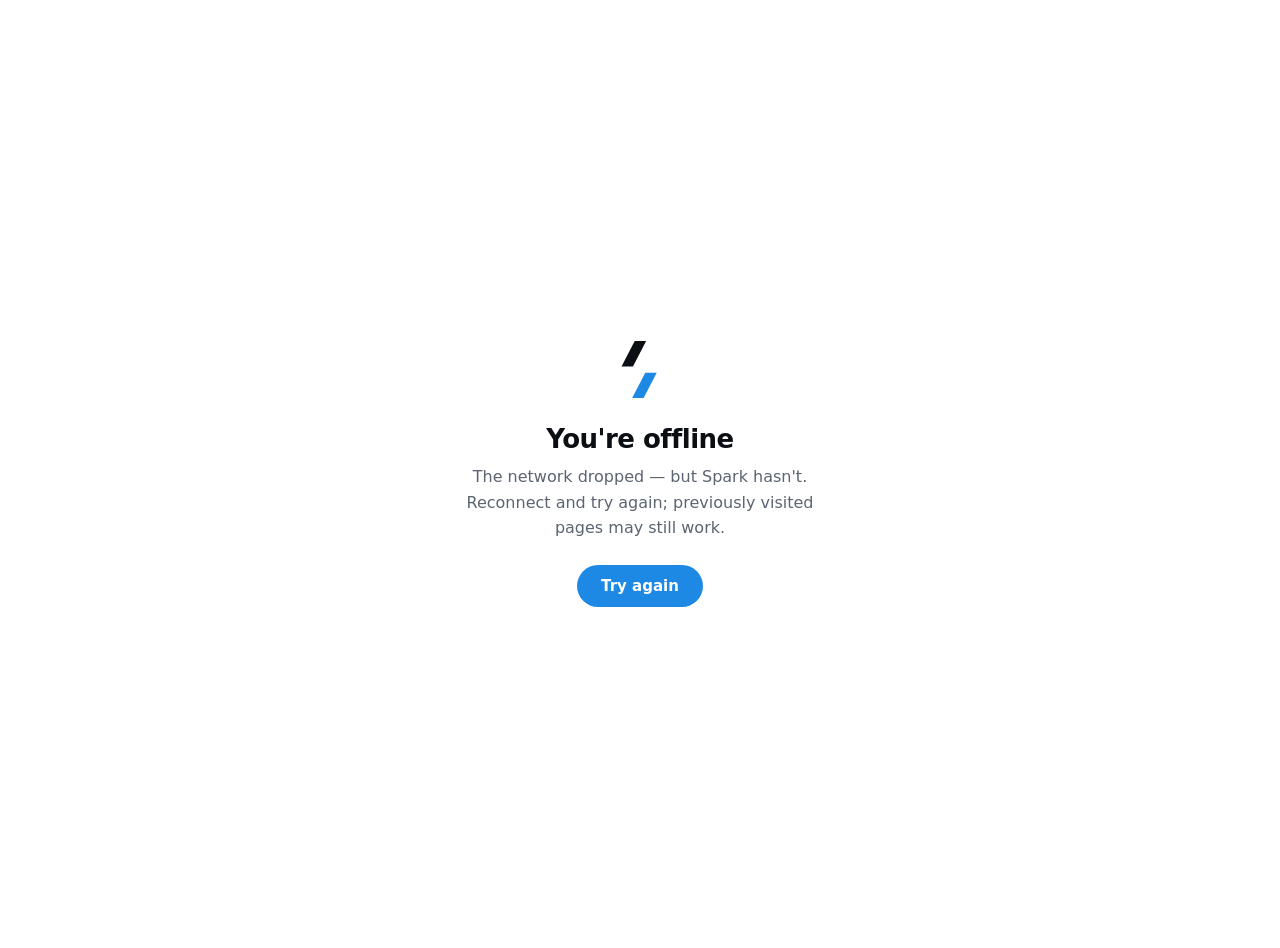
<file: offline.html>
<!doctype html><html lang="en"><head><meta charset="utf-8"/><meta name="viewport" content="width=device-width,initial-scale=1"/>
<title>Offline — Spark Mobility</title>
<style>
body{font-family:system-ui,sans-serif;background:#fff;color:#0B0F14;display:flex;min-height:100vh;align-items:center;justify-content:center;margin:0;text-align:center;padding:24px}
.mark{width:44px;margin:0 auto 22px}
h1{font-size:26px;letter-spacing:-.02em;margin:0 0 10px}
p{color:#5B6470;line-height:1.6;max-width:38ch;margin:0 auto 24px}
a{display:inline-block;background:#1E88E5;color:#fff;text-decoration:none;font-weight:600;border-radius:999px;padding:12px 24px;font-size:15px}
</style></head><body><div>
<svg class="mark" viewBox="0 0 100 130"><path d="M38 0 L64 0 L34 58 L8 58 Z" fill="#0B0F14"/><path d="M62 72 L88 72 L58 130 L32 130 Z" fill="#1E88E5"/></svg>
<h1>You're offline</h1>
<p>The network dropped — but Spark hasn't. Reconnect and try again; previously visited pages may still work.</p>
<a href="/">Try again</a>
</div></body></html>
</file>
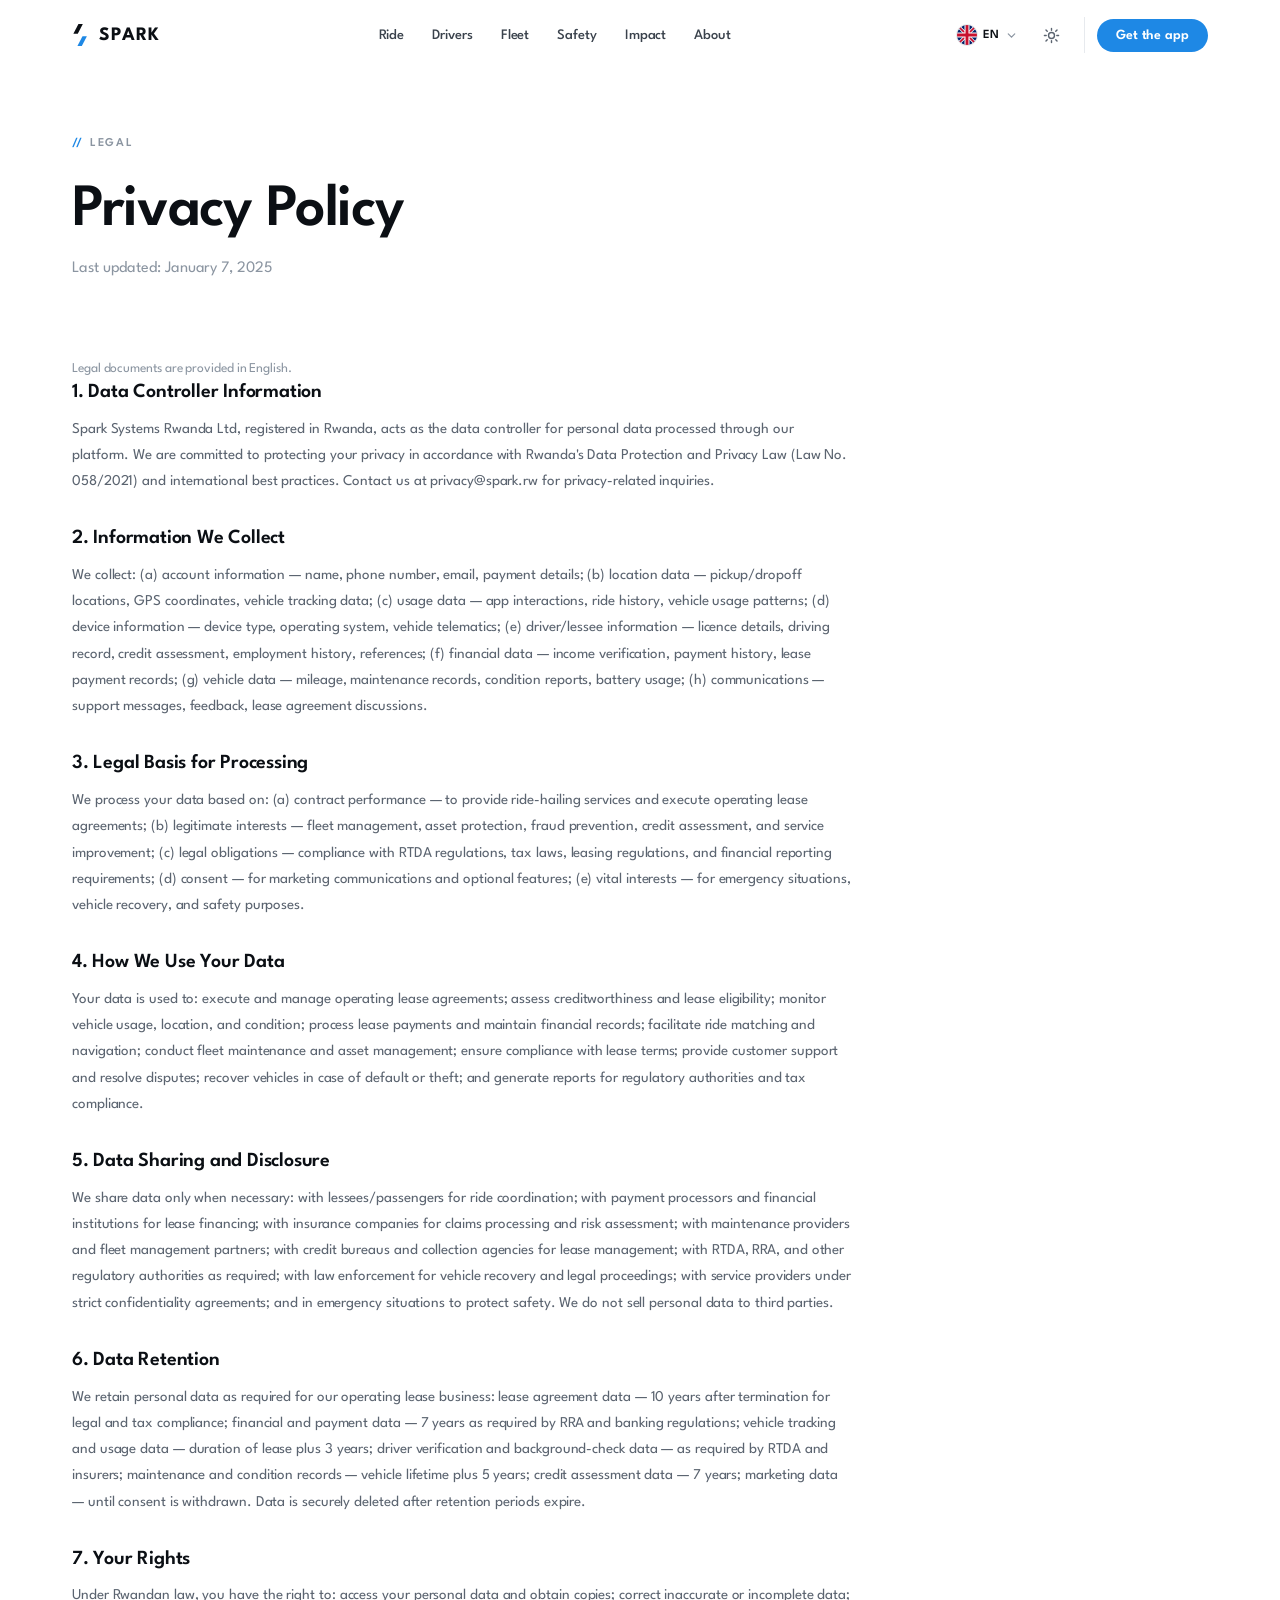
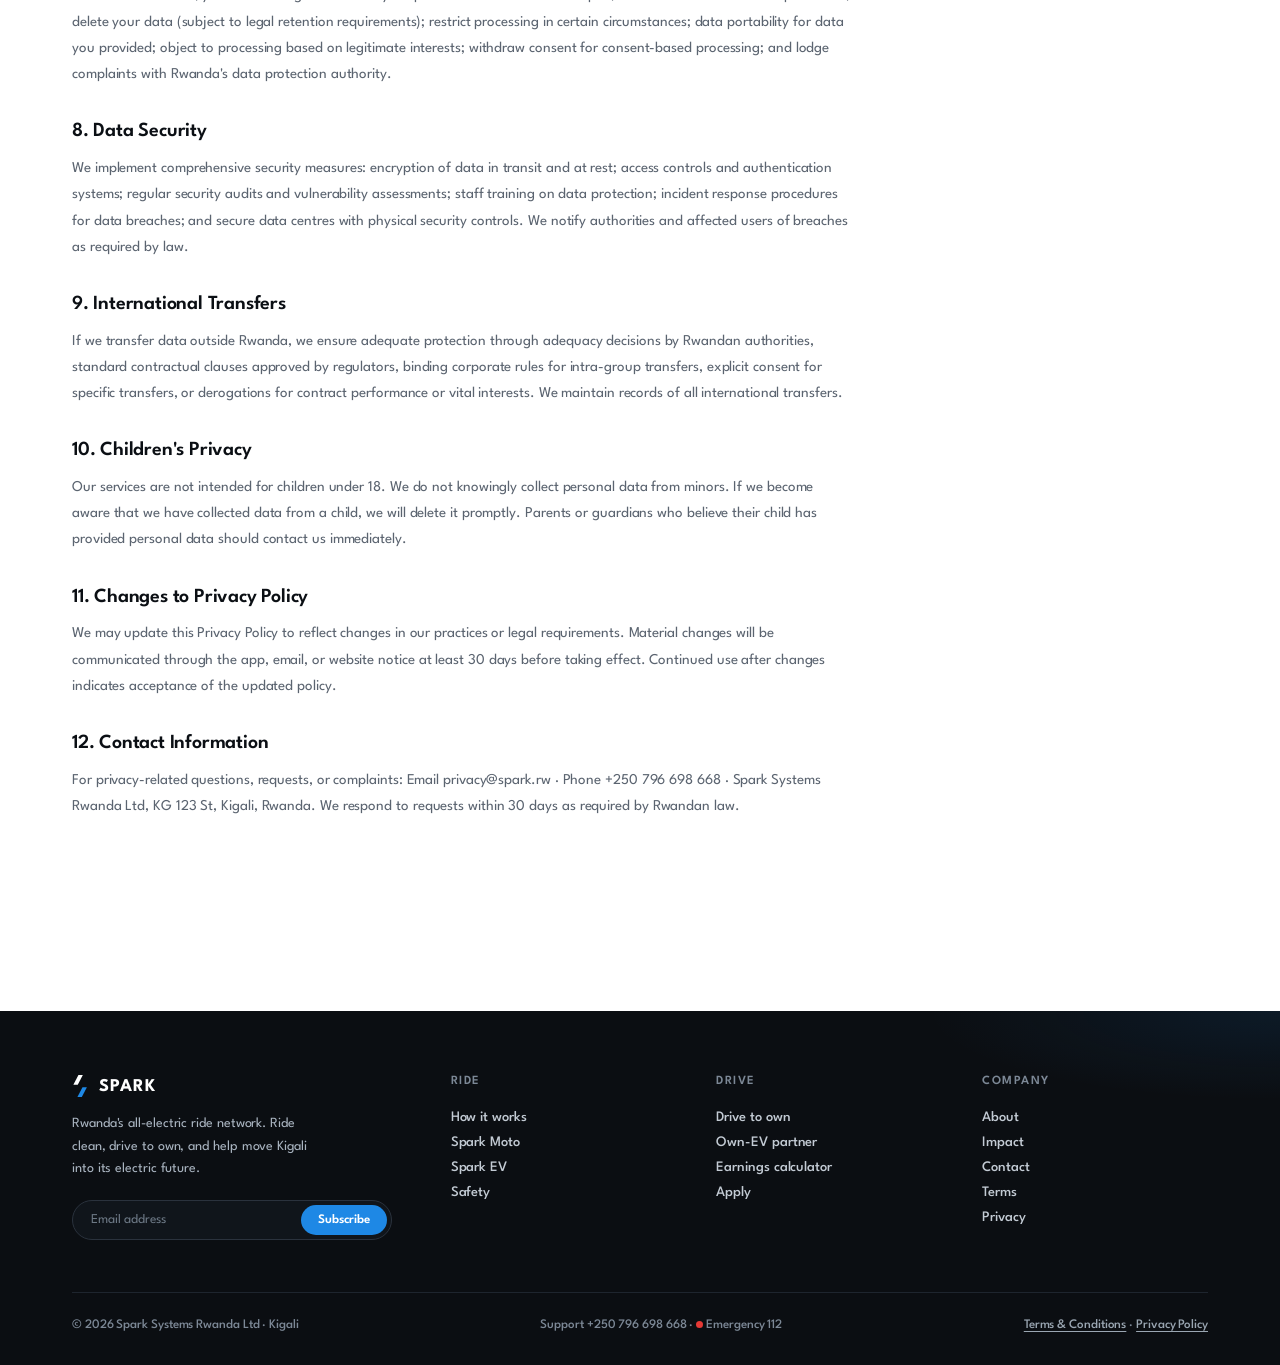
<file: privacy.html>
<!doctype html>
<html lang="en">
<head>
<meta charset="utf-8"/>
<meta name="viewport" content="width=device-width, initial-scale=1"/>
<script>(function(){try{var t=localStorage.getItem('spark-theme');if(!t){t=matchMedia('(prefers-color-scheme: dark)').matches?'dark':'light';}document.documentElement.setAttribute('data-theme',t);}catch(e){}})();</script>
<title>Privacy Policy — Spark Mobility</title>
<meta name="description" content="Privacy Policy for Spark Systems Rwanda Ltd's platform and services."/>
<link rel="canonical" href="https://spark-mobility.vercel.app/privacy"/>
<meta name="theme-color" content="#ffffff"/>
<meta property="og:type" content="website"/>
<meta property="og:site_name" content="Spark Mobility"/>
<meta property="og:title" content="Privacy Policy — Spark Mobility"/>
<meta property="og:description" content="Privacy Policy for Spark Systems Rwanda Ltd's platform and services."/>
<meta property="og:url" content="https://spark-mobility.vercel.app/privacy"/>
<meta property="og:image" content="https://commons.wikimedia.org/wiki/Special:FilePath/High%20Angle%20View%20Of%20Kigali%20City%20Street%20on%20November%2029%2C%202018.%20Emmanuel%20Kwizera.jpg?width=1600"/>
<meta name="twitter:card" content="summary_large_image"/>
<link rel="icon" type="image/svg+xml" href="/assets/img/favicon.svg"/>
<link rel="apple-touch-icon" href="/assets/img/icon-192.png"/>
<link rel="preconnect" href="https://fonts.googleapis.com"/>
<link rel="preconnect" href="https://fonts.gstatic.com" crossorigin/>
<link rel="preconnect" href="https://images.unsplash.com"/>
<link rel="preconnect" href="https://upload.wikimedia.org"/>
<link href="https://fonts.googleapis.com/css2?family=League+Spartan:wght@400;500;600;700&display=swap" rel="stylesheet"/>
<style>/* =====================================================================
   SPARK MOBILITY — Design System
   Foundation: White · Black/Ink · Blue #1E88E5 · Red #E53935 (rare accent)
   Font: League Spartan · Light + Dark themes
   ===================================================================== */
:root{
  --ink:#0B0F14;
  --body:#5B6470;
  --mut:#8B95A1;
  --line:#E7EAEE;
  --line-2:#EFF2F5;
  --bg:#FFFFFF;
  --bg-2:#F6F8FA;
  --card:#FFFFFF;
  --blue:#1E88E5;
  --blue-d:#1567B8;
  --blue-t:#EAF3FD;
  --red:#E53935;        /* Spark Red — rare accent only (energy, one CTA, alerts) */
  --red-d:#C62B27;
  --dark:#0B0E12;       /* dark-section surface (both themes) */
  --dark-2:#141920;
  --on-dark:#FFFFFF;
  --on-dark-mut:#A9B4C0;
  --on-dark-line:#232B35;
  --r-s:12px; --r:16px; --r-l:24px; --r-xl:32px;
  --sh:0 1px 2px rgba(16,24,40,.05);
  --sh-m:0 6px 16px -6px rgba(16,24,40,.10);
  --sh-l:0 24px 48px -16px rgba(16,24,40,.18);
  --max:1200px;
  --gut:clamp(20px,4vw,32px);
  --e:cubic-bezier(.16,1,.3,1);          /* power4.out — award-grade default */
  --e-inout:cubic-bezier(.76,0,.24,1);   /* power4.inOut — dramatic */
  --e-back:cubic-bezier(.34,1.56,.64,1); /* back.out — springy */
  --nav-bg:rgba(255,255,255,.82);
  --nav-link:#3A424C;
  color-scheme:light;
}
[data-theme="dark"]{
  --ink:#E8ECF1;
  --body:#AEB9C5;
  --mut:#79838F;
  --line:#262D37;
  --line-2:#1E242C;
  --bg:#0E1116;
  --bg-2:#141922;
  --card:#161B22;
  --blue:#4098F0;
  --blue-d:#68B2F5;
  --blue-t:#15263C;
  --red:#F0524E;
  --red-d:#F47571;
  --dark:#080A0D;
  --dark-2:#0E1116;
  --sh:0 1px 2px rgba(0,0,0,.35);
  --sh-m:0 8px 20px -8px rgba(0,0,0,.5);
  --sh-l:0 28px 56px -18px rgba(0,0,0,.62);
  --nav-bg:rgba(14,17,22,.78);
  --nav-link:#AEB8C4;
  color-scheme:dark;
}
*{margin:0;padding:0;box-sizing:border-box}
html{scroll-behavior:smooth}
body{font-family:"League Spartan",system-ui,sans-serif;background:var(--bg);color:var(--ink);letter-spacing:-.005em;-webkit-font-smoothing:antialiased}
img,video,iframe{display:block;max-width:100%}
a{color:inherit;text-decoration:none}
button,input,select,textarea{font-family:inherit;font-size:inherit;color:inherit}
button{cursor:pointer;border:0;background:none}
::selection{background:var(--blue);color:#fff}
:focus-visible{outline:2px solid var(--blue);outline-offset:3px;border-radius:4px}
section{scroll-margin-top:88px}
.skip{position:absolute;left:-9999px;top:0;background:var(--ink);color:#fff;padding:10px 16px;border-radius:0 0 10px 0;z-index:999}
.skip:focus{left:0}

.wrap{max-width:var(--max);margin:0 auto;padding:0 var(--gut)}
.sec{padding:clamp(72px,9vw,120px) 0}
.sec-s{padding:clamp(48px,6vw,80px) 0}
.pt0{padding-top:0}

/* ---------- Type ---------- */
h1{font-size:clamp(38px,5.4vw,60px);font-weight:600;line-height:1.05;letter-spacing:-.022em}
h2{font-size:clamp(28px,3.6vw,44px);font-weight:600;line-height:1.08;letter-spacing:-.02em}
h3{font-size:19px;font-weight:600;letter-spacing:-.01em}
.p{font-size:16px;line-height:1.6;color:var(--body)}
.p-l{font-size:clamp(17px,1.5vw,19px);line-height:1.6;color:var(--body)}
.p-s{font-size:14.5px;line-height:1.55;color:var(--body)}
.lbl{display:inline-flex;align-items:center;gap:8px;font-size:12px;font-weight:600;letter-spacing:.14em;text-transform:uppercase;color:var(--mut)}
.lbl b{color:var(--blue);font-weight:700;letter-spacing:0}
.on-dark .lbl{color:#9DB4CC}

/* Section head: label + title left · short paragraph right */
.shead{display:flex;align-items:flex-end;justify-content:space-between;gap:44px;margin-bottom:clamp(36px,5vw,52px)}
.shead h2{margin-top:14px;max-width:18ch}
.shead>p{max-width:350px;font-size:15px;line-height:1.6;color:var(--body);padding-bottom:4px}
@media(max-width:820px){.shead{flex-direction:column;align-items:flex-start;gap:16px}}

/* ---------- Buttons & links ---------- */
.btn{display:inline-flex;align-items:center;justify-content:center;gap:9px;border-radius:999px;font-size:14.5px;font-weight:600;padding:13px 24px;transition:.25s var(--e);white-space:nowrap}
.btn svg{width:16px;height:16px}
.btn-blue{background:var(--blue);color:#fff}
.btn-blue:hover{background:var(--blue-d);transform:translateY(-1px);box-shadow:var(--sh-m)}
.btn-line{border:1px solid var(--line);background:var(--card);color:var(--ink)}
.btn-line:hover{border-color:#C9D2DB;box-shadow:var(--sh)}
.btn-white{background:var(--card);color:var(--ink)}
.btn-white:hover{transform:translateY(-1px);box-shadow:0 10px 24px -8px rgba(0,0,0,.4)}
.btn-ink{background:var(--ink);color:#fff}
.btn-ink:hover{background:#1c232c}
.link{display:inline-flex;align-items:center;gap:7px;font-size:14.5px;font-weight:600;color:var(--blue)}
.link svg{width:15px;height:15px;transition:transform .25s var(--e)}
.link:hover svg{transform:translateX(3px)}

/* ---------- Reveal ---------- */
.rv{opacity:0;transform:translateY(26px);transition:opacity .75s var(--e),transform .75s var(--e)}
.rv.in{opacity:1;transform:none}
@media(prefers-reduced-motion:reduce){
  html{scroll-behavior:auto}
  .rv{opacity:1;transform:none;transition:none}
  *{animation:none!important}
}

/* =====================================================================
   NAV
   ===================================================================== */
header.top{position:fixed;top:0;left:0;right:0;z-index:100;background:var(--nav-bg);backdrop-filter:blur(14px);-webkit-backdrop-filter:blur(14px);border-bottom:1px solid transparent;transition:border-color .3s,background .3s}
header.top.on{border-color:var(--line);background:var(--nav-bg)}
.nav{max-width:var(--max);margin:0 auto;padding:0 var(--gut);height:70px;display:flex;align-items:center;justify-content:space-between;gap:24px}
.brand{display:flex;align-items:center;gap:10px}
.brand svg{height:22px;width:auto}
.brand span{font-weight:700;font-size:19px;letter-spacing:.06em}
.nlinks{display:flex;gap:28px}
.nlinks a{font-size:14.5px;font-weight:500;color:var(--nav-link);transition:color .2s;position:relative;padding:4px 0}
.nlinks a:hover{color:var(--ink)}
.nlinks a[aria-current="page"]{color:var(--ink);font-weight:600}
.nlinks a[aria-current="page"]::after{content:"";position:absolute;left:0;right:0;bottom:-2px;height:2px;border-radius:2px;background:var(--blue)}
.nright{display:flex;align-items:center;gap:10px}
.nright .btn{padding:10px 19px;font-size:14px}
.mbtn{display:none;width:44px;height:44px;border:1px solid var(--line);border-radius:11px;align-items:center;justify-content:center;background:var(--card)}
.mbtn svg{width:18px;height:18px}
@media(max-width:1000px){.nlinks,.nright .btn-line{display:none}.mbtn{display:flex}}

/* =====================================================================
   PAGE HERO (interior pages)
   ===================================================================== */
.phero{padding-top:clamp(118px,15vh,160px)}
.phero .kick{margin-bottom:16px}
.phero h1{max-width:17ch}
.phero .p-l{max-width:52ch;margin-top:18px}
.phero .cta-row{margin-top:26px}
.cta-row{display:flex;gap:12px;flex-wrap:wrap}
.phero-grid{display:grid;grid-template-columns:1.05fr .95fr;gap:clamp(28px,5vw,64px);align-items:center}
@media(max-width:880px){.phero-grid{grid-template-columns:1fr}}
.kpis{display:flex;gap:26px;flex-wrap:wrap;margin-top:30px}
.kpi b{display:block;font-size:26px;font-weight:600;letter-spacing:-.02em}
.kpi b em{font-style:normal;color:var(--blue)}
.kpi span{font-size:13px;color:var(--mut);font-weight:500}

/* ---------- Media cards ---------- */
.media{position:relative;border-radius:var(--r-l);overflow:hidden;box-shadow:var(--sh-l);background:#0d1218}
.media>img,.media>video{width:100%;height:100%;object-fit:cover}
.media.r43{aspect-ratio:4/3}
.media.r169{aspect-ratio:16/9}
.media.r45{aspect-ratio:4/5}
.chip{position:absolute;display:inline-flex;align-items:center;gap:8px;background:rgba(255,255,255,.92);backdrop-filter:blur(8px);border-radius:999px;padding:9px 15px;font-size:13px;font-weight:600;box-shadow:var(--sh-m);z-index:2}
.chip .dot{width:7px;height:7px;border-radius:50%;background:var(--blue);box-shadow:0 0 0 3px rgba(30,136,229,.2)}
.chip svg{width:14px;height:14px;color:var(--blue)}
.c-tl{top:16px;left:16px}.c-tr{top:16px;right:16px}.c-bl{bottom:16px;left:16px}.c-br{bottom:16px;right:16px}

/* ---------- Stats band ---------- */
.stats{display:grid;grid-template-columns:repeat(4,1fr);border-top:1px solid var(--line);border-bottom:1px solid var(--line)}
.stat{padding:30px 26px;border-left:1px solid var(--line)}
.stat:first-child{border-left:0;padding-left:0}
.stat .n{font-size:clamp(30px,3.4vw,42px);font-weight:600;letter-spacing:-.02em;font-variant-numeric:tabular-nums}
.stat .n em{font-style:normal;color:var(--blue)}
.stat .l{font-size:13.5px;color:var(--mut);margin-top:6px;font-weight:500}
@media(max-width:820px){.stats{grid-template-columns:1fr 1fr}.stat:nth-child(3){border-left:0;padding-left:0}.stat{padding:22px 20px}}

/* ---------- Feature chips row ---------- */
.feat-row{display:grid;grid-template-columns:repeat(4,1fr);gap:12px}
@media(max-width:960px){.feat-row{grid-template-columns:1fr 1fr}}
@media(max-width:560px){.feat-row{grid-template-columns:1fr}}
.feat{display:flex;gap:13px;align-items:flex-start;border:1px solid var(--line);border-radius:var(--r);padding:16px;background:var(--card);transition:.25s var(--e)}
.feat:hover{box-shadow:var(--sh-m);transform:translateY(-2px)}
.feat.hl{background:var(--blue-t);border-color:#CBE2F8}
.feat .ic{flex:none;width:34px;height:34px;border-radius:10px;background:var(--card);border:1px solid var(--line);display:flex;align-items:center;justify-content:center}
.feat.hl .ic{border-color:#CBE2F8}
.feat .ic svg{width:17px;height:17px;color:var(--blue)}
.feat h3{font-size:15px}
.feat p{font-size:13px;color:var(--mut);margin-top:3px;line-height:1.45}

/* ---------- Split layout ---------- */
.split{display:grid;grid-template-columns:1fr 1fr;gap:clamp(28px,5vw,64px);align-items:center}
.split.rev>.media{order:2}
@media(max-width:880px){.split{grid-template-columns:1fr}.split.rev>.media{order:0}}
.list{display:flex;flex-direction:column;gap:0;margin-top:22px}
.lrow{display:flex;justify-content:space-between;align-items:center;gap:16px;padding:16px 0;border-top:1px solid var(--line-2)}
.lrow b{font-size:15.5px;font-weight:600}
.lrow small{font-size:13px;color:var(--mut);font-weight:500}
.lrow .tag{font-size:11.5px;font-weight:600;letter-spacing:.06em;text-transform:uppercase;color:var(--blue-d);background:var(--blue-t);border-radius:999px;padding:5px 11px;white-space:nowrap}

/* ---------- Steps ---------- */
.steps{display:grid;grid-template-columns:repeat(3,1fr);gap:clamp(20px,3vw,40px)}
@media(max-width:760px){.steps{grid-template-columns:1fr}}
.step{border-top:1px solid var(--line);padding-top:20px}
.step .no{font-size:13px;font-weight:600;color:var(--blue);letter-spacing:.08em}
.step h3{margin:10px 0 8px;font-size:18px}
.step p{font-size:14.5px;line-height:1.55;color:var(--body)}

/* ---------- Cards grid (icon cards) ---------- */
.cards{display:grid;grid-template-columns:repeat(4,1fr);gap:14px}
.cards.c3{grid-template-columns:repeat(3,1fr)}
.cards.c2{grid-template-columns:repeat(2,1fr)}
@media(max-width:960px){.cards,.cards.c3{grid-template-columns:1fr 1fr}}
@media(max-width:560px){.cards,.cards.c3,.cards.c2{grid-template-columns:1fr}}
.card{border:1px solid var(--line);border-radius:var(--r);padding:22px;background:var(--card);transition:.25s var(--e)}
.card:hover{box-shadow:var(--sh-m);transform:translateY(-2px)}
.card .ic{width:40px;height:40px;border-radius:12px;background:var(--blue-t);display:flex;align-items:center;justify-content:center;margin-bottom:16px}
.card .ic svg{width:19px;height:19px;color:var(--blue-d)}
.card h3{font-size:16px;margin-bottom:7px}
.card p{font-size:13.5px;color:var(--body);line-height:1.55}

/* ---------- Page-link cards (image tiles) ---------- */
.tiles{display:grid;grid-template-columns:repeat(3,1fr);gap:14px}
@media(max-width:900px){.tiles{grid-template-columns:1fr 1fr}}
@media(max-width:560px){.tiles{grid-template-columns:1fr}}
.tile{position:relative;border-radius:var(--r-l);overflow:hidden;aspect-ratio:4/3.1;display:flex;align-items:flex-end;color:#fff;isolation:isolate;box-shadow:var(--sh)}
.tile img{position:absolute;inset:0;width:100%;height:100%;object-fit:cover;z-index:-2;transition:transform .6s var(--e)}
.tile::after{content:"";position:absolute;inset:0;z-index:-1;background:linear-gradient(180deg,rgba(6,10,14,.05) 40%,rgba(6,10,14,.72))}
.tile:hover img{transform:scale(1.04)}
.tile .tx{padding:20px;width:100%;display:flex;align-items:flex-end;justify-content:space-between;gap:12px}
.tile h3{font-size:19px}
.tile p{font-size:13px;color:#D5DCE4;margin-top:4px;font-weight:500}
.tile .go{flex:none;width:38px;height:38px;border-radius:50%;background:rgba(255,255,255,.16);backdrop-filter:blur(6px);display:flex;align-items:center;justify-content:center;transition:.25s var(--e)}
.tile .go svg{width:16px;height:16px}
.tile:hover .go{background:var(--blue)}

/* ---------- Plans ---------- */
.plans{display:grid;grid-template-columns:repeat(3,1fr);gap:16px}
.plans.p2{grid-template-columns:repeat(2,1fr)}
@media(max-width:900px){.plans,.plans.p2{grid-template-columns:1fr}}
.plan{position:relative;border:1px solid var(--line);border-radius:var(--r-l);padding:28px 26px;background:var(--card);display:flex;flex-direction:column;transition:.25s var(--e)}
.plan:hover{box-shadow:var(--sh-l);transform:translateY(-3px)}
.plan.pop{border-color:var(--blue);box-shadow:0 0 0 1px var(--blue),var(--sh-m)}
.pop-b{position:absolute;top:-11px;left:24px;background:var(--blue);color:#fff;font-size:11px;font-weight:600;letter-spacing:.08em;text-transform:uppercase;border-radius:999px;padding:5px 11px}
.plan .pk{font-size:12.5px;font-weight:600;letter-spacing:.1em;text-transform:uppercase;color:var(--mut)}
.plan h3{font-size:19px;margin:8px 0 14px}
.price{display:flex;align-items:baseline;gap:7px;margin-bottom:18px}
.price b{font-size:34px;font-weight:600;letter-spacing:-.02em}
.price span{font-size:13px;color:var(--mut);font-weight:500}
.plan ul{list-style:none;display:flex;flex-direction:column;gap:11px;margin-bottom:24px}
.plan li{display:flex;gap:10px;font-size:14px;color:#414A55;font-weight:500;line-height:1.4}
.plan li svg{flex:none;width:16px;height:16px;color:var(--blue);margin-top:1px}
.plan .btn{margin-top:auto;width:100%}
.note{margin-top:20px;font-size:13.5px;color:var(--mut);font-weight:500;display:flex;align-items:flex-start;gap:8px;line-height:1.5}
.note svg{width:15px;height:15px;color:var(--blue);flex:none;margin-top:2px}

/* ---------- Spec table ---------- */
.spectable{border:1px solid var(--line);border-radius:var(--r);overflow:hidden}
.spectable .tr{display:grid;grid-template-columns:1fr 1.4fr;border-top:1px solid var(--line-2)}
.spectable .tr:first-child{border-top:0}
.spectable .th{padding:14px 18px;font-size:13px;color:var(--mut);font-weight:600;background:var(--bg-2)}
.spectable .td{padding:14px 18px;font-size:14.5px;font-weight:600}

/* ---------- Comparison table ---------- */
.cmp{border:1px solid var(--line);border-radius:var(--r-l);overflow:hidden;background:var(--card)}
.cmp .row{display:grid;grid-template-columns:1.1fr 1fr 1fr;border-top:1px solid var(--line-2)}
.cmp .row:first-child{border-top:0;background:var(--bg-2)}
.cmp .cell{padding:16px 20px;font-size:14.5px;display:flex;align-items:center}
.cmp .row:first-child .cell{font-weight:600;font-size:14px}
.cmp .cell:first-child{color:var(--mut);font-weight:600;font-size:13.5px}
.cmp .cell b{font-weight:600}
.cmp .badge{display:inline-flex;align-items:center;gap:7px;font-weight:600}
.cmp .badge svg{width:15px;height:15px;color:var(--blue)}
/* mobile: label sits above the two vehicle values, which stay side by side */
@media(max-width:680px){
  .cmp .row{grid-template-columns:1fr 1fr;gap:0 12px;padding:14px 16px}
  .cmp .cell{padding:6px 0;font-size:13.5px;align-items:flex-start}
  .cmp .cell:first-child{grid-column:1/-1;background:transparent;padding:0 0 6px;font-size:11.5px;letter-spacing:.06em;text-transform:uppercase;color:var(--mut)}
  .cmp .row:first-child .cell:first-child{display:none}
  .cmp .row:first-child .cell{padding:4px 0}
}

/* ---------- Pipeline ---------- */
.pipe{display:grid;grid-template-columns:repeat(5,1fr);gap:14px;counter-reset:p}
@media(max-width:960px){.pipe{grid-template-columns:1fr 1fr}}
@media(max-width:560px){.pipe{grid-template-columns:1fr}}
.pnode{position:relative;border:1px solid var(--line);border-radius:var(--r);padding:20px;background:var(--card)}
.pnode::before{counter-increment:p;content:"0" counter(p);display:inline-flex;align-items:center;justify-content:center;font-size:12.5px;font-weight:700;color:var(--blue-d);background:var(--blue-t);border-radius:999px;padding:5px 10px;margin-bottom:14px}
.pnode h3{font-size:15px;margin-bottom:6px}
.pnode p{font-size:13px;color:var(--body);line-height:1.5}

/* ---------- Timeline ---------- */
.tl{position:relative;padding-left:26px}
.tl::before{content:"";position:absolute;left:6px;top:6px;bottom:6px;width:2px;background:var(--line)}
.tl-i{position:relative;padding:0 0 34px}
.tl-i:last-child{padding-bottom:0}
.tl-i::before{content:"";position:absolute;left:-26px;top:4px;width:14px;height:14px;border-radius:50%;background:#fff;border:3px solid var(--blue)}
.tl-i .when{font-size:12.5px;font-weight:700;letter-spacing:.1em;text-transform:uppercase;color:var(--blue-d)}
.tl-i h3{font-size:18px;margin:8px 0 6px}
.tl-i p{font-size:14.5px;color:var(--body);line-height:1.55;max-width:56ch}

/* ---------- Testimonials ---------- */
.tcards{display:grid;grid-template-columns:repeat(3,1fr);gap:16px}
@media(max-width:900px){.tcards{grid-template-columns:1fr}}
.tcard{background:var(--card);border:1px solid var(--line);border-radius:var(--r-l);padding:26px;display:flex;flex-direction:column;gap:16px}
.stars{display:flex;gap:3px}
.stars svg{width:15px;height:15px;color:var(--blue)}
.tcard q{quotes:none;font-size:15.5px;line-height:1.55;color:#39424D;font-weight:500}
.who{display:flex;align-items:center;gap:12px;margin-top:auto}
.av{width:38px;height:38px;border-radius:50%;background:var(--ink);color:#fff;display:flex;align-items:center;justify-content:center;font-size:12.5px;font-weight:600;flex:none}
.av.b{background:var(--blue)}
.who b{display:block;font-size:14.5px;font-weight:600}
.who small{font-size:12.5px;color:var(--mut);font-weight:500}

/* ---------- FAQ ---------- */
.faqg{display:grid;grid-template-columns:.9fr 1.4fr;gap:clamp(28px,5vw,72px)}
@media(max-width:860px){.faqg{grid-template-columns:1fr}}
.faql h2{margin:14px 0}
.faql p{font-size:15px;color:var(--body);line-height:1.6;max-width:36ch;margin-bottom:22px}
.faq{border-bottom:1px solid var(--line)}
.faq summary{list-style:none;display:flex;align-items:center;justify-content:space-between;gap:20px;padding:19px 0;cursor:pointer;font-size:16px;font-weight:600}
.faq summary::-webkit-details-marker{display:none}
.faq .pl{flex:none;width:26px;height:26px;border:1px solid var(--line);border-radius:50%;display:flex;align-items:center;justify-content:center;transition:.25s var(--e)}
.faq .pl svg{width:12px;height:12px;color:var(--body)}
.faq[open] .pl{background:var(--ink);border-color:var(--ink);transform:rotate(45deg)}
.faq[open] .pl svg{color:#fff}
.faq>p{font-size:14.5px;line-height:1.6;color:var(--body);padding:0 40px 20px 0}

/* ---------- Calculator ---------- */
.calc{border:1px solid var(--line);border-radius:var(--r-l);background:var(--card);box-shadow:var(--sh);display:grid;grid-template-columns:1.1fr .9fr;overflow:hidden}
@media(max-width:860px){.calc{grid-template-columns:1fr}}
.calc-l{padding:clamp(24px,3vw,36px);display:flex;flex-direction:column;gap:24px}
.cf label{display:flex;justify-content:space-between;align-items:baseline;font-size:14px;font-weight:600;margin-bottom:10px}
.cf label output{color:var(--blue-d);font-variant-numeric:tabular-nums}
.cf select{width:100%;border:1px solid var(--line);border-radius:12px;padding:13px 14px;background:var(--card);color:var(--ink);font-size:14.5px;font-weight:600;appearance:none;background-image:url("data:image/svg+xml,%3Csvg xmlns='http://www.w3.org/2000/svg' width='14' height='14' viewBox='0 0 24 24' fill='none' stroke='%235B6470' stroke-width='2.4' stroke-linecap='round'%3E%3Cpath d='M6 9l6 6 6-6'/%3E%3C/svg%3E");background-repeat:no-repeat;background-position:right 14px center}
input[type=range]{width:100%;accent-color:var(--blue);height:4px}
.calc-r{background:var(--dark);color:#fff;padding:clamp(24px,3vw,36px);display:flex;flex-direction:column;gap:18px}
.calc-r .k{font-size:12.5px;font-weight:600;letter-spacing:.12em;text-transform:uppercase;color:#8FA0B3}
.cres{border-top:1px solid #232B35;padding-top:16px;display:flex;justify-content:space-between;align-items:baseline}
.cres:first-of-type{border-top:0;padding-top:0}
.cres span{font-size:13.5px;color:#A9B4C0;font-weight:500}
.cres b{font-size:22px;font-weight:600;letter-spacing:-.01em;font-variant-numeric:tabular-nums}
.cres.big b{font-size:clamp(30px,3vw,38px);color:#fff}
.cres.big b em{font-style:normal;color:var(--blue)}
.calc-r .fine{font-size:11.5px;color:#7C8896;line-height:1.55;margin-top:auto}

/* ---------- Forms ---------- */
.form{display:grid;grid-template-columns:1fr 1fr;gap:14px}
.form .full{grid-column:1/-1}
@media(max-width:640px){.form{grid-template-columns:1fr}}
.fld{display:flex;flex-direction:column;gap:8px}
.fld label{font-size:13px;font-weight:600}
.fld input,.fld select,.fld textarea{border:1px solid var(--line);border-radius:12px;padding:13px 14px;background:var(--card);color:var(--ink);font-size:14.5px;outline:none;transition:border-color .2s,box-shadow .2s}
.fld textarea{resize:vertical;min-height:120px}
.fld input:focus,.fld select:focus,.fld textarea:focus{border-color:var(--blue);box-shadow:0 0 0 3px rgba(30,136,229,.12)}
.fld select{appearance:none;background-image:url("data:image/svg+xml,%3Csvg xmlns='http://www.w3.org/2000/svg' width='14' height='14' viewBox='0 0 24 24' fill='none' stroke='%235B6470' stroke-width='2.4' stroke-linecap='round'%3E%3Cpath d='M6 9l6 6 6-6'/%3E%3C/svg%3E");background-repeat:no-repeat;background-position:right 14px center}

/* ---------- Map / coverage ---------- */
.mapc{border:1px solid var(--line);border-radius:var(--r-l);overflow:hidden;background:#EDF1F5;min-height:400px;position:relative;box-shadow:var(--sh)}
.mapc iframe{position:absolute;inset:0;width:100%;height:100%;border:0;filter:saturate(.85)}
.map-attr{font-size:11.5px;color:var(--mut);margin-top:10px}
.map-attr a{text-decoration:underline}
.dlist{border:1px solid var(--line);border-radius:var(--r-l);background:var(--card);padding:10px 22px}
.drow{display:flex;align-items:center;gap:14px;padding:18px 0;border-bottom:1px solid var(--line-2)}
.drow:last-child{border-bottom:0}
.drow .st{width:9px;height:9px;border-radius:50%;background:var(--blue);box-shadow:0 0 0 4px rgba(30,136,229,.15);flex:none}
.drow b{font-size:15.5px;font-weight:600}
.drow small{display:block;font-size:12.5px;color:var(--mut);font-weight:500;margin-top:3px}
.drow .r{margin-left:auto;font-size:12px;font-weight:600;color:var(--blue-d);background:var(--blue-t);border-radius:999px;padding:5px 11px;white-space:nowrap}

/* ---------- Dark stat / impact cards ---------- */
.gridc{display:grid;grid-template-columns:repeat(12,1fr);gap:16px}
.g-w{grid-column:1/13}.g-5{grid-column:span 5}.g-7{grid-column:span 7}.g-6{grid-column:span 6}.g-4{grid-column:span 4}
@media(max-width:860px){.g-5,.g-7,.g-6,.g-4{grid-column:1/13}}
.dcard{background:var(--dark);color:#fff;border-radius:var(--r-l);padding:clamp(26px,3vw,36px);display:flex;flex-direction:column;justify-content:space-between;min-height:260px}
.dcard .k{font-size:12.5px;font-weight:600;letter-spacing:.12em;text-transform:uppercase;color:#8FA0B3}
.dcard .big{font-size:clamp(46px,5.4vw,68px);font-weight:600;letter-spacing:-.03em;line-height:1}
.dcard .big em{font-style:normal;color:var(--blue)}
.dcard p{font-size:14.5px;color:#A9B4C0;max-width:32ch;line-height:1.55}
.pcard{position:relative;border-radius:var(--r-l);overflow:hidden;min-height:260px;box-shadow:var(--sh)}
.pcard img{position:absolute;inset:0;width:100%;height:100%;object-fit:cover}
.wide{position:relative;border-radius:var(--r-l);overflow:hidden;min-height:clamp(280px,36vw,420px);box-shadow:var(--sh);display:flex;align-items:flex-end}
.wide img{position:absolute;inset:0;width:100%;height:100%;object-fit:cover}
.wide::after{content:"";position:absolute;inset:0;background:linear-gradient(180deg,rgba(6,10,14,0) 35%,rgba(6,10,14,.62))}
.wide .tx{position:relative;z-index:1;color:#fff;padding:clamp(20px,3vw,34px);display:flex;align-items:flex-end;justify-content:space-between;gap:24px;width:100%}
.wide h3{font-size:clamp(20px,2.4vw,28px);font-weight:600;max-width:24ch;line-height:1.15}
.wide p{font-size:14px;color:#D8DEE6;max-width:36ch}
@media(max-width:700px){.wide .tx{flex-direction:column;align-items:flex-start;gap:8px}}

/* ---------- CTA band ---------- */
.cta{position:relative;border-radius:var(--r-xl);overflow:hidden;min-height:400px;display:flex;align-items:center;justify-content:center;text-align:center;color:#fff;padding:64px 24px}
.cta>img{position:absolute;inset:0;width:100%;height:100%;object-fit:cover}
.cta .ov{position:absolute;inset:0;background:linear-gradient(180deg,rgba(7,10,14,.66),rgba(7,10,14,.84))}
.cta .in{position:relative;max-width:640px}
.cta .lbl{justify-content:center;display:inline-flex;color:#9DB4CC}
.cta h2{margin:16px 0 14px}
.cta p{font-size:16px;color:#C6D0DB;line-height:1.6;margin-bottom:28px}
.stores{display:flex;gap:12px;justify-content:center;flex-wrap:wrap}
.store{display:inline-flex;align-items:center;gap:11px;background:var(--card);color:var(--ink);border-radius:14px;padding:11px 20px;transition:.25s var(--e)}
.store:hover{transform:translateY(-2px);box-shadow:0 12px 28px -8px rgba(0,0,0,.5)}
.store svg{width:22px;height:22px}
.store small{display:block;font-size:10.5px;color:var(--mut);font-weight:500;text-align:left;letter-spacing:.02em}
.store b{display:block;font-size:15px;font-weight:600;line-height:1.1;text-align:left}
.cta .alt{display:inline-flex;margin-top:22px;color:#fff;border-bottom:1px solid rgba(255,255,255,.35);padding-bottom:2px;font-size:14.5px;font-weight:600}
.cta .alt:hover{border-color:#fff}

/* ---------- Contact blocks ---------- */
.cchan{display:grid;grid-template-columns:repeat(3,1fr);gap:14px}
@media(max-width:860px){.cchan{grid-template-columns:1fr}}
.cc{border:1px solid var(--line);border-radius:var(--r);padding:24px;background:var(--card)}
.cc .ic{width:40px;height:40px;border-radius:12px;background:var(--blue-t);display:flex;align-items:center;justify-content:center;margin-bottom:16px}
.cc .ic svg{width:19px;height:19px;color:var(--blue-d)}
.cc h3{font-size:16px;margin-bottom:6px}
.cc p{font-size:13.5px;color:var(--body);line-height:1.5;margin-bottom:12px}
.cc .big{font-size:22px;font-weight:600;letter-spacing:-.01em;color:var(--ink)}

/* =====================================================================
   FOOTER
   ===================================================================== */
footer{border-top:1px solid var(--line);padding:64px 0 34px;margin-top:clamp(72px,9vw,120px)}
.fgrid{display:grid;grid-template-columns:1.5fr 1fr 1fr 1fr;gap:40px;margin-bottom:52px}
@media(max-width:860px){.fgrid{grid-template-columns:1fr 1fr}}
@media(max-width:560px){.fgrid{grid-template-columns:1fr}}
.fb p{font-size:14px;color:var(--body);line-height:1.6;max-width:32ch;margin:16px 0 20px}
.news{display:flex;border:1px solid var(--line);border-radius:999px;padding:4px;max-width:320px}
.news input{flex:1;border:0;outline:0;background:none;padding:8px 14px;font-size:13.5px;min-width:0}
.news .btn{padding:9px 17px;font-size:13px}
.fcol h4{font-size:12.5px;font-weight:600;letter-spacing:.12em;text-transform:uppercase;color:var(--mut);margin-bottom:18px}
.fcol a{display:block;font-size:14.5px;font-weight:500;color:#414A55;padding:6px 0;transition:color .2s}
.fcol a:hover{color:var(--ink)}
.fbot{border-top:1px solid var(--line-2);padding-top:26px;display:flex;justify-content:space-between;gap:16px;flex-wrap:wrap;font-size:13px;color:var(--mut);font-weight:500}
.credits{margin-top:14px;font-size:11.5px;color:#A6AFB9;line-height:1.6}
.credits a{text-decoration:underline}

/* 404 */
.err{min-height:70vh;display:flex;align-items:center;text-align:center}
.err .code{font-size:clamp(80px,14vw,140px);font-weight:600;letter-spacing:-.04em;color:var(--line);line-height:1}















































/* ---------- Home hero & components ---------- */
.hero-grid{display:grid;grid-template-columns:1.15fr .85fr;gap:clamp(28px,5vw,72px);align-items:end;margin-bottom:clamp(28px,4vw,44px)}
@media(max-width:860px){.hero-grid{grid-template-columns:1fr;align-items:start}}
#hero{padding-top:clamp(118px,16vh,168px)}
.thumbs{display:flex;gap:10px;margin-top:26px}
.thumbs img{width:74px;height:56px;object-fit:cover;border-radius:10px;border:1px solid var(--line)}
.trust{display:flex;gap:10px;align-items:center;margin-top:14px;font-size:13px;color:var(--mut);font-weight:500;flex-wrap:wrap}
.trust i{width:4px;height:4px;background:#C6CED6;border-radius:50%}
.hero-media{position:relative;border-radius:var(--r-l);overflow:hidden;box-shadow:var(--sh-l);background:#0d1218}
.hero-media video,.hero-media>img{width:100%;height:clamp(340px,46vw,560px);object-fit:cover}
.hm-cap{position:absolute;left:18px;right:18px;bottom:18px;display:flex;align-items:center;justify-content:space-between;gap:16px;background:rgba(10,13,17,.55);backdrop-filter:blur(10px);border:1px solid rgba(255,255,255,.12);border-radius:14px;padding:14px 18px;color:#fff;z-index:2}
.hm-cap p{font-size:14px;font-weight:500;color:#E7ECF2}
@media(max-width:640px){.hm-cap{flex-direction:column;align-items:flex-start;gap:8px}.c-tr{display:none}}

.tech-media{position:relative;border-radius:var(--r-l);overflow:hidden;box-shadow:var(--sh-l)}
.tech-media>img{width:100%;height:clamp(380px,44vw,540px);object-fit:cover}
.tm-shade{position:absolute;inset:0;background:linear-gradient(100deg,rgba(8,12,16,.18),rgba(8,12,16,0) 45%)}
.ride{position:absolute;top:50%;right:clamp(18px,4vw,48px);transform:translateY(-50%);width:300px;background:var(--card);border-radius:18px;box-shadow:var(--sh-l);padding:18px;border:1px solid rgba(255,255,255,.6);z-index:3}
.ride .rh{display:flex;align-items:center;justify-content:space-between;margin-bottom:14px}
.ride .rh b{font-size:14px;font-weight:600}
.ride .tag{font-size:11px;font-weight:600;letter-spacing:.06em;background:var(--blue-t);color:var(--blue-d);border-radius:999px;padding:5px 10px;text-transform:uppercase}
.route{display:grid;grid-template-columns:14px 1fr;gap:0 12px}
.route .g{display:flex;flex-direction:column;align-items:center}
.route .g i{width:8px;height:8px;border-radius:50%;background:var(--ink)}
.route .g i.b{background:var(--blue)}
.route .g span{flex:1;width:2px;background:var(--line);margin:3px 0}
.route p{font-size:13.5px;font-weight:500;padding:0 0 14px}
.route p small{display:block;font-size:11px;color:var(--mut);font-weight:500;margin-top:2px}
.ride .fare{display:flex;justify-content:space-between;align-items:center;border-top:1px solid var(--line-2);padding:12px 0;font-size:13.5px;color:var(--mut);font-weight:500}
.ride .fare b{font-size:16px;color:var(--ink);font-weight:600}
.ride .drv{display:flex;align-items:center;gap:11px;border-top:1px solid var(--line-2);padding:12px 0 14px}
.ride .drv b{display:block;font-size:13.5px;font-weight:600}
.ride .drv small{font-size:12px;color:var(--mut);font-weight:500}
.ride .eta{margin-left:auto;font-size:12px;font-weight:600;color:var(--blue-d);background:var(--blue-t);padding:5px 10px;border-radius:999px;white-space:nowrap}
.ride .btn{width:100%;padding:12px}
@media(max-width:820px){
  .ride{position:relative;top:auto;right:auto;transform:none;width:auto;margin:-56px 16px 0}
  .tech-media{overflow:visible}
  .tech-media>img{border-radius:var(--r-l)}
  .tm-shade{display:none}
}

.ftabs{display:inline-flex;background:var(--card);border:1px solid var(--line);border-radius:999px;padding:4px;gap:2px;margin-bottom:26px;flex-wrap:wrap}
.ftab{border-radius:999px;padding:9px 18px;font-size:14px;font-weight:600;color:var(--mut);transition:.2s}
.ftab.on{background:var(--blue);color:#fff}
.fcard{background:var(--card);border:1px solid var(--line);border-radius:var(--r-l);overflow:hidden;display:grid;grid-template-columns:1fr 1.05fr;box-shadow:var(--sh)}
@media(max-width:860px){.fcard{grid-template-columns:1fr}}
.fc-l{padding:clamp(26px,3.6vw,44px);display:flex;flex-direction:column}
.fc-l .kind{font-size:12px;font-weight:600;letter-spacing:.12em;text-transform:uppercase;color:var(--blue)}
.fc-l .tag2{font-size:15px;color:var(--body);line-height:1.55;max-width:38ch}
.specs{display:grid;grid-template-columns:1fr 1fr;gap:1px;background:var(--line-2);border:1px solid var(--line-2);border-radius:var(--r);overflow:hidden;margin:26px 0}
.spec{background:var(--card);padding:16px 18px}
.spec small{display:block;font-size:12px;color:var(--mut);font-weight:500;margin-bottom:5px}
.spec b{font-size:16px;font-weight:600;letter-spacing:-.01em}
.fc-r{position:relative;min-height:320px}
.fc-r .fimg{position:absolute;inset:0;width:100%;height:100%;object-fit:cover;opacity:0;transition:opacity .45s var(--e)}
.fc-r .fimg.show{opacity:1}
@media(max-width:860px){.fc-r{min-height:260px;order:-1}}

/* portrait avatars */
.avp{width:40px;height:40px;border-radius:50%;object-fit:cover;flex:none;border:1px solid var(--line)}

/* fleet vehicle cards (price chips) */
.vcards{display:grid;grid-template-columns:repeat(3,1fr);gap:14px}
@media(max-width:860px){.vcards{grid-template-columns:1fr}}
.vcard{position:relative;border-radius:var(--r-l);overflow:hidden;aspect-ratio:4/3;display:flex;align-items:flex-end;color:#fff;isolation:isolate;box-shadow:var(--sh)}
.vcard img{position:absolute;inset:0;width:100%;height:100%;object-fit:cover;z-index:-2;transition:transform .6s var(--e)}
.vcard::after{content:"";position:absolute;inset:0;z-index:-1;background:linear-gradient(180deg,rgba(6,10,14,.06) 40%,rgba(6,10,14,.74))}
.vcard:hover img{transform:scale(1.04)}
.vprice{position:absolute;top:14px;right:14px;background:rgba(255,255,255,.94);color:#0B0F14;font-size:12.5px;font-weight:700;border-radius:999px;padding:8px 13px;box-shadow:var(--sh-m)}
.vtx{padding:18px;width:100%;display:flex;align-items:flex-end;justify-content:space-between;gap:12px}
.vcard h3{font-size:20px}
.vcard p{font-size:13px;color:#D5DCE4;margin-top:4px;font-weight:500}
.vcard .go{flex:none;width:38px;height:38px;border-radius:50%;background:rgba(255,255,255,.16);backdrop-filter:blur(6px);display:flex;align-items:center;justify-content:center;transition:.25s var(--e)}
.vcard .go svg{width:16px;height:16px}
.vcard:hover .go{background:var(--blue)}

/* bento caption bar */
.bcap{position:absolute;left:14px;right:14px;bottom:14px;display:flex;align-items:flex-end;justify-content:space-between;gap:14px;background:rgba(10,13,17,.58);backdrop-filter:blur(10px);border:1px solid rgba(255,255,255,.12);border-radius:14px;padding:16px 18px;color:#fff}
.bcap h3{font-size:17px}
.bcap p{font-size:13px;color:#CBD3DC;margin-top:4px;max-width:40ch}
.bcap .go{flex:none;width:36px;height:36px;border-radius:50%;background:rgba(255,255,255,.16);display:flex;align-items:center;justify-content:center;color:#fff}
.bcap .go svg{width:15px;height:15px}
.bcap .go:hover{background:var(--blue)}

/* ---------- Menu v2: animated burger + full-screen panel ---------- */
.mbtn{position:relative}
.mbtn span{position:absolute;left:50%;top:50%;width:19px;height:2px;background:var(--ink);border-radius:2px;transform-origin:center;transition:transform .32s var(--e),opacity .2s var(--e)}
.mbtn span:nth-child(1){transform:translate(-50%,-50%) translateY(-6px)}
.mbtn span:nth-child(2){transform:translate(-50%,-50%)}
.mbtn span:nth-child(3){transform:translate(-50%,-50%) translateY(6px)}
.mbtn.open span:nth-child(1){transform:translate(-50%,-50%) rotate(45deg)}
.mbtn.open span:nth-child(2){opacity:0}
.mbtn.open span:nth-child(3){transform:translate(-50%,-50%) rotate(-45deg)}
.mpanel{display:flex;flex-direction:column;position:fixed;inset:0;z-index:98;background:var(--bg);
  padding:calc(70px + 20px) var(--gut) max(24px,env(safe-area-inset-bottom));overflow-y:auto;
  opacity:0;visibility:hidden;transform:translateY(-12px);transition:opacity .32s var(--e),transform .32s var(--e),visibility 0s .32s;box-shadow:none;border:0}
.mpanel.open{opacity:1;visibility:visible;transform:none;transition:opacity .32s var(--e),transform .32s var(--e)}
.mlabel{font-size:12px;font-weight:700;letter-spacing:.14em;text-transform:uppercase;color:var(--mut);margin-bottom:8px;opacity:0;transform:translateY(8px);transition:opacity .4s var(--e) .04s,transform .4s var(--e) .04s}
.mpanel.open .mlabel{opacity:1;transform:none}
.mlabel b{color:var(--blue)}
.mnav{display:flex;flex-direction:column}
.mlink{display:flex;align-items:center;gap:16px;font-size:26px;font-weight:600;letter-spacing:-.02em;
  padding:16px 0;border-bottom:1px solid var(--line-2);opacity:0;transform:translateY(12px);transition:opacity .45s var(--e),transform .45s var(--e),color .2s;color:var(--ink)}
.mpanel.open .mlink{opacity:1;transform:none}
.mpanel.open .mlink:nth-child(1){transition-delay:.06s}.mpanel.open .mlink:nth-child(2){transition-delay:.1s}
.mpanel.open .mlink:nth-child(3){transition-delay:.14s}.mpanel.open .mlink:nth-child(4){transition-delay:.18s}
.mpanel.open .mlink:nth-child(5){transition-delay:.22s}.mpanel.open .mlink:nth-child(6){transition-delay:.26s}
.mpanel.open .mlink:nth-child(7){transition-delay:.3s}
.mnum{font-size:12px;font-weight:700;color:var(--mut);letter-spacing:.02em;width:22px;flex:none;padding-top:9px;font-variant-numeric:tabular-nums;transition:color .2s}
.mtext{flex:1}
.mlink .mgo{flex:none;color:var(--mut);opacity:0;transform:translateX(-8px);transition:opacity .25s var(--e),transform .25s var(--e),color .2s}
.mlink .mgo svg{width:20px;height:20px}
.mlink:active,.mlink:hover{color:var(--blue-d)}
.mlink:active .mgo,.mlink:hover .mgo{opacity:1;transform:none;color:var(--blue-d)}
.mlink[aria-current="page"]{color:var(--blue-d)}
.mlink[aria-current="page"] .mnum{color:var(--blue-d)}
.mlink[aria-current="page"] .mgo{opacity:1;transform:none;color:var(--blue-d)}
.mutil{display:flex;flex-direction:column;gap:10px;margin-top:22px;opacity:0;transform:translateY(10px);transition:opacity .45s var(--e) .32s,transform .45s var(--e) .32s}
.mpanel.open .mutil{opacity:1;transform:none}
.mpanel>.btn{margin-top:18px;width:100%;padding:16px;opacity:0;transform:translateY(10px);transition:opacity .45s var(--e) .38s,transform .45s var(--e) .38s}
.mpanel.open>.btn{opacity:1;transform:none}
.mmeta{margin-top:auto;padding-top:26px;display:flex;justify-content:space-between;flex-wrap:wrap;gap:10px;color:var(--mut);font-size:13px;font-weight:600}
.mmeta .pulse-dot{margin-right:2px}
body.menu-open{overflow:hidden}

/* ---------- Form states ---------- */
.hp{position:absolute!important;left:-9999px;width:1px;height:1px;opacity:0;pointer-events:none}
.form-status{margin-top:12px;font-size:14px;font-weight:600;color:var(--red-d);background:rgba(229,57,53,.08);border:1px solid rgba(229,57,53,.25);border-radius:12px;padding:11px 14px}
.form-status.ok{color:var(--blue-d);background:var(--blue-t);border-color:#CBE2F8}
.form-done{border:1px solid #CBE2F8;background:var(--blue-t);border-radius:var(--r-l);padding:30px;display:flex;flex-direction:column;gap:10px}
.form-done .dic{width:44px;height:44px;border-radius:50%;background:var(--blue);color:#fff;display:flex;align-items:center;justify-content:center;margin-bottom:6px}
.form-done .dic svg{width:20px;height:20px}
.form-done h3{font-size:19px}
.form-done p{font-size:14.5px;color:#3A5A78;line-height:1.55}
.btn.is-loading{pointer-events:none;opacity:.85}
.btn.is-loading .ico-txt{visibility:hidden}
.btn .spin{display:none;width:16px;height:16px;border:2px solid rgba(255,255,255,.4);border-top-color:#fff;border-radius:50%;animation:spin .7s linear infinite;position:absolute}
.btn.is-loading .spin{display:block}
@keyframes spin{to{transform:rotate(360deg)}}
.btn{position:relative}
.btn:active{transform:scale(.98)}
.news.done{border-color:#CBE2F8;background:var(--blue-t);justify-content:center;padding:12px 16px;font-size:13.5px;font-weight:600;color:var(--blue-d)}
.storeline{margin-top:16px;font-size:13.5px;color:var(--mut);font-weight:500}
.storeline a{color:var(--blue-d);font-weight:600;text-decoration:underline;text-underline-offset:3px}
.fld input,.fld select,.fld textarea{font-size:16px} /* prevents iOS focus zoom */

/* ---- Touch-target minimums (mobile UX / accessibility) ---- */
@media(max-width:1000px){
  .btn{min-height:46px;padding-top:0;padding-bottom:0}
  .nright .btn{min-height:44px;padding:0 18px}
  .news{min-height:52px}
  .news input{min-height:44px}
  .news .btn{min-height:42px}
  .fld input,.fld select{min-height:48px}
  .lmenu button{min-height:46px}
  .themetoggle,.mbtn{min-height:44px;min-width:44px}
  .lcurrent{min-height:40px}
}

/* =====================================================================
   RESPONSIVE REFINEMENT LAYER
   ===================================================================== */
@media(max-width:1024px){
  .split{gap:34px}
  .gridc{gap:12px}
  .shead>p{max-width:300px}
}
@media(max-width:860px){
  .phero{padding-top:104px}
  .phero-grid{gap:26px}
  .kpis{gap:20px;margin-top:24px}
}
@media(max-width:640px){
  :root{--gut:18px}
  .nav{height:62px}
  .mpanel{padding-top:76px}
  section{scroll-margin-top:74px}
  .sec{padding:56px 0}
  h1{font-size:clamp(30px,8.6vw,38px)}
  h2{font-size:clamp(23px,6.4vw,29px)}
  .p-l{font-size:16px}
  .shead{margin-bottom:28px}
  .cta-row{width:100%}
  .cta-row .btn{flex:1 1 auto}
  .kpi b{font-size:21px}
  .kpi span{font-size:12px}
  .stat{padding:18px 14px}
  .stat .n{font-size:25px}
  .stat .l{font-size:12px}
  #hero{padding-top:96px}
  .hero-media video,.hero-media>img{height:min(74vw,340px)}
  .hm-cap{position:relative;left:auto;right:auto;bottom:auto;margin:0;border-radius:0;border:0;border-top:1px solid rgba(255,255,255,.14);background:#0d1218}
  .thumbs img{width:64px;height:48px}
  .ride{margin:-42px 12px 0;padding:16px}
  .tile,.tiles.t4 .tile{aspect-ratio:16/10.5}
  .vcard{aspect-ratio:16/10}
  .vtx{padding:15px}
  .vprice{top:11px;right:11px;font-size:12px;padding:7px 11px}
  .pcard{display:flex;flex-direction:column;min-height:0!important}
  .pcard img{position:relative;height:210px}
  .bcap{position:relative;left:auto;right:auto;bottom:auto;margin:0;border-radius:0;border:0;background:#0d1218}
  .wide{min-height:240px}
  .wide .tx{padding:16px}
  .wide h3{font-size:18px}
  .wide p{font-size:12.5px}
  .dcard{min-height:0;padding:24px;gap:14px}
  .dcard .big{font-size:44px}
  .cta{min-height:0;padding:46px 20px;border-radius:20px}
  .cta p{font-size:14.5px;margin-bottom:22px}
  .stores{width:100%}
  .store{flex:1 1 45%;justify-content:center}
  .calc-l,.calc-r{padding:22px}
  .cres b{font-size:19px}
  .cres.big b{font-size:28px}
  .mapc{min-height:320px}
  .plan{padding:24px 20px}
  .price b{font-size:29px}
  .faq summary{font-size:15px;padding:16px 0}
  .faq>p{padding-right:34px}
  .fbot{flex-direction:column;align-items:flex-start;gap:10px}
  .credits{font-size:11px}
  footer{padding-top:48px}
  .fgrid{gap:28px;margin-bottom:38px}
  .news{max-width:none}
  .cc .big{font-size:19px}
  .tl{padding-left:22px}
  .tl-i::before{left:-22px;width:12px;height:12px}
  .spectable .th{padding:11px 14px}
  .spectable .td{padding:11px 14px;font-size:13.5px}
}
@media(max-width:420px){
  .nright .btn-blue{padding:9px 14px;font-size:13px}
  .spectable .tr{grid-template-columns:1fr}
  .spectable .th{padding-bottom:3px;background:transparent}
  .spectable .td{padding-top:2px}
  .store{flex-basis:100%}
  .trust{font-size:12px;gap:8px}
  .hm-cap p{font-size:12.5px}
}
@media(hover:none){
  .card:hover,.feat:hover,.plan:hover,.scard:hover{transform:none;box-shadow:var(--sh)}
  .tile:hover img,.vcard:hover img{transform:none}
}

/* ---------- Signature touches ---------- */
@property --grad-pos{syntax:'<percentage>';initial-value:0%;inherits:false}
.grad{font-style:normal;background:linear-gradient(94deg,var(--blue) 8%,#6FB9F2 52%,var(--blue-d) 96%);-webkit-background-clip:text;background-clip:text;color:transparent;background-size:200% 100%;animation:gradShift 8s ease-in-out infinite}
@keyframes gradShift{0%,100%{background-position:0% 50%}50%{background-position:100% 50%}}
@media(prefers-reduced-motion:reduce){.grad{animation:none}}
.pgbar{position:fixed;top:0;left:0;height:2px;width:100%;z-index:120;pointer-events:none;background:linear-gradient(90deg,var(--blue),#7FC0F5);transform-origin:0 50%;transform:scaleX(0)}
@supports(animation-timeline:scroll()){
  .pgbar{animation:pgGrow linear both;animation-timeline:scroll(root)}
  @keyframes pgGrow{to{transform:scaleX(1)}}
}
.toTop{position:fixed;right:max(18px,env(safe-area-inset-right));bottom:max(18px,env(safe-area-inset-bottom));z-index:90;
  width:46px;height:46px;border-radius:50%;background:var(--ink);color:#fff;display:flex;align-items:center;justify-content:center;
  box-shadow:var(--sh-l);opacity:0;visibility:hidden;transform:translateY(10px);transition:.3s var(--e)}
.toTop.show{opacity:1;visibility:visible;transform:none}
.toTop:hover{background:var(--blue)}
.toTop svg{width:18px;height:18px}
@media(pointer:fine){
  ::-webkit-scrollbar{width:11px}
  ::-webkit-scrollbar-track{background:transparent}
  ::-webkit-scrollbar-thumb{background:#CBD3DB;border-radius:8px;border:3px solid #fff}
  ::-webkit-scrollbar-thumb:hover{background:var(--blue)}
}

/* ---------- Dark sections ---------- */
.sec-dark{background:radial-gradient(52% 46% at 88% 0%,rgba(30,136,229,.14),transparent 60%),radial-gradient(42% 42% at 0% 100%,rgba(30,136,229,.08),transparent 55%),var(--dark);color:#fff}
.sec-dark h2,.sec-dark h3{color:#fff}
.sec-dark .shead>p,.sec-dark .p{color:#A9B4C0}
.sec-dark .lbl{color:#8FA0B3}
.sec-dark .note{color:#9AA6B2}
.sec-dark .lrow{border-top-color:#232B35}
.sec-dark .lrow b{color:#fff}
.sec-dark .lrow small{color:#8FA0B3}
.sec-dark .btn-line{background:transparent;border-color:#39434F;color:#fff}
.sec-dark .btn-line:hover{border-color:#fff;box-shadow:none}
.sec-dark .plan,.sec-dark .card{border-color:transparent;color:var(--ink)}
.sec-dark .plan h3,.sec-dark .card h3{color:var(--ink)}
.sec-dark .plan .p,.sec-dark .card p{color:var(--body)}
.sec-dark .plan .btn-line{background:#fff;border-color:var(--line);color:var(--ink)}
.sec-dark .plan .btn-line:hover{border-color:#C9D2DB;box-shadow:var(--sh)}
.sec-dark .note .link{color:#7FC0F5}
.sec-dark .media{box-shadow:0 28px 56px -18px rgba(0,0,0,.55)}

/* ---------- Dark footer ---------- */
footer{background:radial-gradient(46% 42% at 100% 0%,rgba(30,136,229,.10),transparent 60%),var(--dark);border-top:0;color:#fff}
.sec-dark :focus-visible,footer :focus-visible{outline-color:#7FC0F5}
.fb p{color:#A9B4C0}
.news{border-color:#2A323D;background:#10151B}
.news input{color:#fff}
.news input::placeholder{color:#6C7885}
.news.done{background:#12233A;border-color:#1E4A76;color:#7FB8EF}
.fcol h4{color:#7C8896}
.fcol a{color:#C3CBD4}
.fcol a:hover{color:#fff}
.fbot{border-top-color:#1E252E;color:#7C8896}
.fbot a{color:#9AA6B2}
.credits{color:#7C8896}
.credits a{color:#A6B1BC}

/* ---------- Language switch (flags) ---------- */
.flag{width:20px;height:20px;border-radius:50%;flex:none;overflow:hidden;display:inline-flex;box-shadow:0 0 0 1px rgba(0,0,0,.08)}
.flag svg{width:100%;height:100%;display:block}
.lswitch{position:relative}
.lcurrent{display:inline-flex;align-items:center;gap:6px;border:1px solid transparent;border-radius:999px;padding:6px 9px 6px 7px;background:transparent;font-weight:600;font-size:12.5px;transition:background .2s,color .2s}
.lcurrent:hover{background:var(--bg-2)}
.lcurrent .lcode{color:var(--ink)}
.lchev{width:13px;height:13px;color:var(--mut);transition:transform .25s var(--e)}
.lswitch.open .lchev{transform:rotate(180deg)}
.lmenu{position:absolute;top:calc(100% + 8px);right:0;min-width:186px;background:var(--card);border:1px solid var(--line);border-radius:14px;box-shadow:var(--sh-l);padding:6px;
  opacity:0;visibility:hidden;transform:translateY(-6px);transition:opacity .22s var(--e),transform .22s var(--e),visibility 0s .22s;z-index:60}
.lswitch.open .lmenu{opacity:1;visibility:visible;transform:none;transition:opacity .22s var(--e),transform .22s var(--e)}
.lmenu button{display:flex;align-items:center;gap:10px;width:100%;padding:9px 10px;border-radius:9px;font-size:14px;font-weight:500;color:var(--ink);transition:background .15s}
.lmenu button:hover{background:var(--bg-2)}
.lmenu button .lname{flex:1;text-align:left}
.lmenu button .lcode{font-size:11px;font-weight:700;color:var(--mut)}
.lmenu button.on{background:var(--blue-t)}
.lmenu button.on .lcode{color:var(--blue-d)}
.lcurrent .lname{display:none}
.lswitch.big{margin:18px 0 4px;width:100%}
.lswitch.big .lcurrent{display:none}
.lswitch.big .lmenu{position:static;opacity:1;visibility:visible;transform:none;box-shadow:none;border-color:var(--line);min-width:0;padding:6px;transition:none}
.lswitch.big .lmenu button{padding:12px;font-size:15px}
.lswitch.big .lname{display:block}
@media(max-width:1000px){.nright .lswitch:not(.big){display:none}}
.on-dark .lcurrent{background:transparent;border-color:transparent;color:#fff}
.on-dark .lcurrent .lcode{color:#fff}

/* ---------- Legal pages ---------- */
.legal{max-width:780px}
.legal h2{font-size:20px;margin:34px 0 12px;letter-spacing:-.01em}
.legal h2:first-of-type{margin-top:0}
.legal p{font-size:15px;line-height:1.75;color:var(--body)}

/* ---------- Theme toggle + red accent ---------- */
/* ---------- About page components ---------- */
/* journey timeline */
.jgrid{display:grid;grid-template-columns:.85fr 1.15fr;gap:clamp(28px,5vw,64px);align-items:start}
@media(max-width:820px){.jgrid{grid-template-columns:1fr;gap:32px}}
.timeline{position:relative;padding-left:4px}
.tl-item{position:relative;padding:0 0 30px 30px;border-left:2px solid var(--line)}
.tl-item:last-child{padding-bottom:0;border-left-color:transparent}
.tl-dot{position:absolute;left:-8px;top:2px;width:14px;height:14px;border-radius:50%;background:var(--blue);box-shadow:0 0 0 4px var(--blue-t)}
.tl-dot-next{background:var(--card);border:2px solid var(--blue)}
.tl-yr{font-size:12.5px;font-weight:700;letter-spacing:.06em;text-transform:uppercase;color:var(--blue-d);margin-bottom:5px}
.tl-c b{display:block;font-size:16.5px;font-weight:600;letter-spacing:-.01em;margin-bottom:5px;color:var(--ink)}
.tl-c p{font-size:14px;color:var(--body);line-height:1.55;max-width:46ch}

/* why-Spark grid */
.whygrid{display:grid;grid-template-columns:repeat(3,1fr);gap:16px}
@media(max-width:900px){.whygrid{grid-template-columns:1fr 1fr}}
@media(max-width:560px){.whygrid{grid-template-columns:1fr}}
.whycard{border:1px solid var(--line);border-radius:var(--r-l);padding:26px 24px;background:var(--card);transition:.3s var(--e)}
.whycard:hover{transform:translateY(-4px);border-color:rgba(30,136,229,.3);box-shadow:var(--sh-m)}
.whycard .ic{width:42px;height:42px;border-radius:12px;background:var(--blue-t);display:flex;align-items:center;justify-content:center;margin-bottom:16px}
.whycard .ic svg{width:20px;height:20px;color:var(--blue-d)}
.whycard h3{font-size:17px;margin-bottom:9px;letter-spacing:-.01em}
.whycard p{font-size:14px;color:var(--body);line-height:1.55}

/* about stat strip */
.abStat{display:grid;grid-template-columns:repeat(4,1fr);gap:1px;background:var(--line);border:1px solid var(--line);border-radius:var(--r-l);overflow:hidden}
@media(max-width:720px){.abStat{grid-template-columns:1fr 1fr}}
.abStat-i{background:var(--card);padding:clamp(20px,3vw,32px);display:flex;flex-direction:column;gap:6px}
.abStat-i b{font-size:clamp(30px,4vw,44px);font-weight:600;letter-spacing:-.03em;line-height:1;color:var(--ink)}
.abStat-i b em{font-style:normal;color:var(--blue);font-size:.6em;vertical-align:top}
.abStat-i span{font-size:13.5px;color:var(--body);font-weight:500;line-height:1.4}

.mvgrid{display:grid;grid-template-columns:1fr 1fr;gap:16px}
@media(max-width:720px){.mvgrid{grid-template-columns:1fr}}
.mvcard{border:1px solid var(--line);border-radius:var(--r-l);padding:clamp(28px,3.5vw,42px);background:var(--card);position:relative;overflow:hidden}
.mvcard .mvk{display:inline-block;font-size:12px;font-weight:700;letter-spacing:.12em;text-transform:uppercase;color:var(--mut);margin-bottom:16px}
.mvcard p{font-size:clamp(19px,2.3vw,25px);font-weight:500;line-height:1.4;letter-spacing:-.01em;color:var(--ink)}
.mvcard-blue{background:linear-gradient(150deg,var(--blue),var(--blue-d));border-color:transparent}
.mvcard-blue .mvk{color:rgba(255,255,255,.75)}
.mvcard-blue p{color:#fff}
.mvcard-blue::after{content:"";position:absolute;right:-40px;bottom:-40px;width:160px;height:160px;border-radius:50%;background:rgba(255,255,255,.10)}

.valgrid{display:grid;grid-template-columns:repeat(4,1fr);gap:16px}
@media(max-width:900px){.valgrid{grid-template-columns:1fr 1fr}}
@media(max-width:520px){.valgrid{grid-template-columns:1fr}}
.valcard{border:1px solid var(--line);border-radius:var(--r-l);padding:26px 24px;background:var(--card);transition:.3s var(--e);position:relative}
.valcard:hover{transform:translateY(-4px);border-color:rgba(30,136,229,.35);box-shadow:var(--sh-m)}
.valno{display:block;font-size:13px;font-weight:700;color:var(--blue);letter-spacing:.05em;margin-bottom:16px;font-variant-numeric:tabular-nums}
.valcard h3{font-size:18px;margin-bottom:9px;letter-spacing:-.01em}
.valcard p{font-size:14px;color:var(--body);line-height:1.55}

/* ---------- Theme toggle + red accent (orig) ---------- */
/* dark-mode refinements: cards on dark sections need a subtle edge to separate */
[data-theme="dark"] .sec-dark .plan{border-color:rgba(255,255,255,.09);background:rgba(255,255,255,.02)}
[data-theme="dark"] .sec-dark .plan.pop{border-color:var(--blue)}
[data-theme="dark"] .card:hover,[data-theme="dark"] .feat:hover,[data-theme="dark"] .plan:hover{border-color:rgba(255,255,255,.16)}
[data-theme="dark"] .tcard,[data-theme="dark"] .cc,[data-theme="dark"] .dlist{border-color:var(--line)}
/* refined lift on interactive cards (both themes) */
.card,.feat,.plan,.tile,.store{will-change:transform}
.nutils{display:flex;align-items:center;gap:6px;padding-right:14px;margin-right:2px;border-right:1px solid var(--line)}
.themetoggle{width:36px;height:36px;border-radius:50%;border:1px solid transparent;background:transparent;
  display:flex;align-items:center;justify-content:center;color:var(--body);flex:none;transition:color .2s,background .2s,transform .2s}
.themetoggle:hover{color:var(--ink);background:var(--bg-2);transform:translateY(-1px)}
.themetoggle svg{width:17px;height:17px}
.themetoggle .ico-moon{display:none}
[data-theme="dark"] .themetoggle .ico-sun{display:none}
[data-theme="dark"] .themetoggle .ico-moon{display:block}
@media(max-width:1000px){.nright .nutils{display:none}}
.mthemetoggle{display:none;align-items:center;justify-content:space-between;width:100%;margin-top:10px;
  border:1px solid var(--line);border-radius:14px;padding:14px 16px;background:var(--card);color:var(--ink);font-size:15px;font-weight:600}
@media(max-width:1000px){.mthemetoggle{display:flex}}
.mtt-label{display:flex;align-items:center;gap:11px}
.mtt-label svg{width:19px;height:19px;color:var(--blue)}
.mtt-label .ico-moon{display:none}
[data-theme="dark"] .mtt-label .ico-sun{display:none}
[data-theme="dark"] .mtt-label .ico-moon{display:block}
.mtt-state{font-size:13px;font-weight:700;color:var(--blue-d);text-transform:uppercase;letter-spacing:.05em}
.mtt-state::after{content:"Light"}
[data-theme="dark"] .mtt-state::after{content:"Dark"}
/* red accent — used rarely, on purpose */
.red{color:var(--red)}
.btn-red{background:var(--red);color:#fff}
.btn-red:hover{background:var(--red-d)}
.ic-red{background:rgba(229,57,53,.10)!important}
.ic-red svg{color:var(--red)!important}
[data-theme="dark"] .ic-red{background:rgba(229,57,53,.16)!important}
.pulse-dot{display:inline-block;width:7px;height:7px;border-radius:50%;background:var(--red);box-shadow:0 0 0 0 rgba(229,57,53,.5);animation:pulseRed 2s infinite}
@keyframes pulseRed{0%{box-shadow:0 0 0 0 rgba(229,57,53,.5)}70%{box-shadow:0 0 0 7px rgba(229,57,53,0)}100%{box-shadow:0 0 0 0 rgba(229,57,53,0)}}
@media(prefers-reduced-motion:reduce){.pulse-dot{animation:none}}
/* smooth theme transition */
body,header.top,.card,.plan,.feat,.calc,.fcard,.cmp,.tcard,.dlist,.cc,.mpanel,.themetoggle,.mthemetoggle,.lcurrent,.lmenu,.spec,.ftabs,.store,.fld input,.fld select,.fld textarea,.cf select,.applycard,.filegrid,.pnode{transition:background-color .35s var(--e),border-color .35s var(--e),color .2s var(--e)}

/* ---------- Smooth image zoom (site-wide) ---------- */
.media>img,.vfig img,.g-w img,.pcard img,.cta-media img,.aside-media img{
  transition:transform 1.1s cubic-bezier(.22,.61,.36,1);will-change:transform;transform:scale(1.001)}
.media:hover>img,.vfig:hover img,.g-w:hover img,.pcard:hover img,.cta-media:hover img,.aside-media:hover img{transform:scale(1.06)}
.tile img{transition:transform 1.1s cubic-bezier(.22,.61,.36,1)}
.tile:hover img{transform:scale(1.07)}
@media(prefers-reduced-motion:reduce){
  .media>img,.vfig img,.g-w img,.pcard img,.tile img,.cta-media img,.aside-media img{transition:none}
  .media:hover>img,.vfig:hover img,.g-w:hover img,.pcard:hover img,.tile:hover img{transform:none}
}

/* 4-tile explore grid */

/* ---------- Fleet vehicle rows (balanced, image-backed) ---------- */
/* consistent vertical rhythm for the three vehicle blocks */
.vsec{padding-top:clamp(56px,7vw,88px);padding-bottom:clamp(56px,7vw,88px)}
.vsec-div{border-top:1px solid var(--line-2)}
.vrow{display:grid;grid-template-columns:1.05fr 1fr;gap:clamp(28px,4.5vw,56px);align-items:stretch}
.vrow.rev .vpanel{order:-1}
@media(max-width:900px){.vrow{grid-template-columns:1fr;gap:26px;align-items:start}.vrow.rev .vpanel{order:0}}
.vfig{position:relative;border-radius:var(--r-l);overflow:hidden;box-shadow:var(--sh-l);background:#0d1218;min-height:clamp(300px,34vw,460px)}
.vpanel{display:flex;flex-direction:column;justify-content:center}
@media(max-width:900px){.vfig{min-height:0;aspect-ratio:16/11}}
.vfig img{width:100%;height:100%;object-fit:cover}
.vpanel .lbl{margin-bottom:14px}
.vpanel h2{font-size:clamp(26px,3vw,36px)}
.vpanel .incl{list-style:none;display:grid;grid-template-columns:1fr 1fr;gap:11px 18px;margin-bottom:26px}
@media(max-width:520px){.vpanel .incl{grid-template-columns:1fr}}
.vpanel .incl li{display:flex;gap:9px;font-size:14px;color:var(--body);font-weight:500;line-height:1.4}
.vpanel .incl li svg{flex:none;width:16px;height:16px;color:var(--blue);margin-top:1px}

/* ---------- Phone mockup ---------- */
.phone-sec{overflow:hidden}
.pm-grid{display:grid;grid-template-columns:1fr .82fr;gap:clamp(32px,5vw,72px);align-items:center}
@media(max-width:880px){.pm-grid{grid-template-columns:1fr;gap:40px}.pm-stage{order:-1}}
.pm-stage{position:relative;display:flex;justify-content:center;align-items:center;min-height:420px}
.pm-glow{position:absolute;width:min(420px,90%);aspect-ratio:1;border-radius:50%;
  background:radial-gradient(circle,rgba(30,136,229,.28),transparent 62%);filter:blur(8px);z-index:0}
.phone{position:relative;z-index:1;width:clamp(230px,26vw,290px);aspect-ratio:295/600;background:#0B0F14;
  border-radius:40px;padding:11px;box-shadow:0 40px 80px -24px rgba(11,15,20,.55),0 0 0 1px rgba(255,255,255,.06) inset;
  transform:rotate(-3deg);transition:transform .5s var(--e)}
.phone:hover{transform:rotate(0deg) translateY(-6px)}
.phone::before{content:"";position:absolute;top:16px;left:50%;transform:translateX(-50%);width:44%;height:20px;background:#0B0F14;border-radius:0 0 14px 14px;z-index:3}
.phone-screen{position:relative;width:100%;height:100%;border-radius:30px;overflow:hidden;background:linear-gradient(170deg,#EAF3FD,#fff 40%)}
.pm-map{position:absolute;inset:0;background:
  linear-gradient(0deg,rgba(30,136,229,.05),transparent),
  repeating-linear-gradient(0deg,transparent,transparent 38px,#E3E9F0 38px,#E3E9F0 39px),
  repeating-linear-gradient(90deg,transparent,transparent 38px,#E3E9F0 38px,#E3E9F0 39px),#F4F7FB}
.pm-route{position:absolute;left:22%;top:20%;width:52%;height:44%;border:0;border-left:3px solid var(--blue);border-bottom:3px solid var(--blue);border-radius:0 0 0 20px;opacity:.85}
.pm-route::before,.pm-route::after{content:"";position:absolute;width:14px;height:14px;border-radius:50%;background:var(--blue);box-shadow:0 0 0 4px rgba(30,136,229,.2)}
.pm-route::before{left:-8px;top:-7px;background:var(--ink)}
.pm-route::after{right:-7px;bottom:-8px}
.pm-top{position:absolute;top:34px;left:14px;right:14px;background:#fff;border-radius:14px;padding:11px 13px;box-shadow:var(--sh-m);display:flex;align-items:center;gap:9px;z-index:2}
.pm-top .d{width:8px;height:8px;border-radius:50%;background:var(--blue);box-shadow:0 0 0 3px rgba(30,136,229,.2);flex:none}
.pm-top b{font-size:11.5px;font-weight:600}
.pm-top small{display:block;font-size:9.5px;color:var(--mut);font-weight:500}
.pm-card{position:absolute;left:14px;right:14px;bottom:14px;background:#fff;border-radius:16px;padding:14px;box-shadow:0 18px 36px -12px rgba(11,15,20,.28);z-index:2}
.pm-card .row{display:flex;align-items:center;gap:10px;margin-bottom:11px}
.pm-av{width:34px;height:34px;border-radius:50%;background:var(--ink);color:#fff;display:flex;align-items:center;justify-content:center;font-size:11px;font-weight:600;flex:none}
.pm-card b{font-size:12.5px;font-weight:600}
.pm-card small{display:block;font-size:10px;color:var(--mut);font-weight:500}
.pm-eta{margin-left:auto;font-size:10px;font-weight:600;color:var(--blue-d);background:var(--blue-t);padding:4px 8px;border-radius:999px}
.pm-fare{display:flex;justify-content:space-between;align-items:center;border-top:1px solid var(--line-2);padding-top:10px;font-size:11px;color:var(--mut);font-weight:500}
.pm-fare b{font-size:14px;color:var(--ink);font-weight:600}
.pm-btn{margin-top:11px;width:100%;background:var(--blue);color:#fff;text-align:center;border-radius:10px;padding:9px;font-size:12px;font-weight:600}
.pm-badges{display:flex;gap:10px;margin-top:22px;flex-wrap:wrap}
.pm-badge{display:inline-flex;align-items:center;gap:8px;border:1px solid var(--line);border-radius:12px;padding:9px 13px;font-size:12.5px;font-weight:600;background:#fff}
.pm-badge svg{width:15px;height:15px;color:var(--blue)}
.on-dark .pm-badge{background:transparent;border-color:#39434F;color:#fff}
.on-dark .phone-screen{filter:none}
/* phone mockup is an always-white phone UI — use FIXED colors so it never inverts with theme */
.phone-screen,.phone-screen *{color:#0B0F14}
.pm-top b,.pm-card b{color:#0B0F14}
.pm-top small,.pm-card small,.pm-fare{color:#8B95A1}
.pm-fare b{color:#0B0F14}
.pm-eta{color:#1567B8;background:#EAF3FD}
.pm-av{background:#0B0F14;color:#fff}
.pm-top,.pm-card{background:#fff}
.pm-btn{color:#fff;background:#1E88E5}
.pm-map{background:linear-gradient(0deg,rgba(30,136,229,.05),transparent),repeating-linear-gradient(0deg,transparent,transparent 38px,#E3E9F0 38px,#E3E9F0 39px),repeating-linear-gradient(90deg,transparent,transparent 38px,#E3E9F0 38px,#E3E9F0 39px),#F4F7FB}

/* ---------- Application forms (car owner + moto) ---------- */
.applywrap{display:grid;grid-template-columns:1fr 1fr;gap:16px}
@media(max-width:900px){.applywrap{grid-template-columns:1fr}}
.applycard{border:1px solid var(--line);border-radius:var(--r-l);background:var(--card);padding:clamp(24px,3vw,34px);box-shadow:var(--sh)}
.applycard .ah{display:flex;align-items:center;gap:12px;margin-bottom:6px}
.applycard .ah .ic{width:40px;height:40px;border-radius:12px;background:var(--blue-t);display:flex;align-items:center;justify-content:center;flex:none}
.applycard .ah .ic svg{width:19px;height:19px;color:var(--blue-d)}
.applycard h3{font-size:19px}
.applycard .free{font-size:12px;font-weight:600;letter-spacing:.04em;text-transform:uppercase;color:var(--blue-d);background:var(--blue-t);border-radius:999px;padding:5px 11px;display:inline-block;margin-bottom:16px}
.applycard .sub{font-size:13.5px;color:var(--body);margin-bottom:20px;line-height:1.5}
.applycard .sub a{color:var(--blue-d);font-weight:600;text-decoration:underline;text-underline-offset:3px}
.fgroup{font-size:12px;font-weight:700;letter-spacing:.08em;text-transform:uppercase;color:var(--mut);margin:20px 0 12px;padding-bottom:8px;border-bottom:1px solid var(--line-2)}
.fgroup:first-of-type{margin-top:0}
.filegrid{display:flex;align-items:center;gap:14px;text-align:left;border:1.5px dashed var(--line);border-radius:14px;padding:16px 18px;transition:border-color .2s,background .2s;cursor:pointer}
.filegrid:hover{border-color:var(--blue);background:var(--blue-t)}
.filegrid input{display:none}
.filegrid .fi{width:42px;height:42px;border-radius:11px;background:var(--blue-t);display:flex;align-items:center;justify-content:center;flex:none}
.filegrid .fi svg{width:19px;height:19px;color:var(--blue-d)}
.filegrid-txt{display:flex;flex-direction:column;gap:2px;min-width:0}
.filegrid b{font-size:14.5px;font-weight:600;line-height:1.3}
.filegrid small{font-size:12.5px;color:var(--mut);line-height:1.35}
.filegrid.has{border-style:solid;border-color:var(--blue);background:var(--blue-t)}
.filegrid.has small{color:var(--blue-d);font-weight:600}
@media(max-width:420px){.filegrid{flex-direction:column;text-align:center;gap:10px;padding:20px}.filegrid-txt{align-items:center}}

.tiles.t4{grid-template-columns:repeat(4,1fr)}
@media(max-width:1000px){.tiles.t4{grid-template-columns:1fr 1fr}}
@media(max-width:560px){.tiles.t4{grid-template-columns:1fr}}
.tiles.t4 .tile{aspect-ratio:4/3.4}
</style>

</head>
<body>
<a class="skip" href="#main">Skip to content</a>
<div class="pgbar" aria-hidden="true"></div>
<header class="top">
  <nav class="nav" aria-label="Main">
    <a class="brand" href="/" aria-label="Spark Mobility home"><svg viewBox="0 0 100 130" aria-hidden="true"><path d="M38 0 L64 0 L34 58 L8 58 Z" fill="#0B0F14"/><path d="M62 72 L88 72 L58 130 L32 130 Z" fill="#1E88E5"/></svg><span>SPARK</span></a>
    <div class="nlinks"><a href="/ride.html" data-i18n="ride">Ride</a><a href="/drivers.html" data-i18n="drivers">Drivers</a><a href="/fleet.html" data-i18n="fleet">Fleet</a><a href="/safety.html" data-i18n="safety">Safety</a><a href="/impact.html" data-i18n="impact">Impact</a><a href="/about.html" data-i18n="about">About</a></div>
    <div class="nright">
      <div class="nutils">
        <div class="lswitch" role="listbox" aria-label="Language">
    <button type="button" class="lcurrent" aria-haspopup="listbox" aria-expanded="false"><span class="flag"><svg viewBox="0 0 24 24" aria-hidden="true"><rect width="24" height="24" fill="#012169"/><path d="M0 0l24 24M24 0L0 24" stroke="#fff" stroke-width="4"/><path d="M0 0l24 24M24 0L0 24" stroke="#C8102E" stroke-width="2"/><path d="M12 0v24M0 12h24" stroke="#fff" stroke-width="6"/><path d="M12 0v24M0 12h24" stroke="#C8102E" stroke-width="3.5"/></svg></span><span class="lcode">EN</span><svg class="lchev" viewBox="0 0 24 24" fill="none" stroke="currentColor" stroke-width="2.2" stroke-linecap="round"><path d="M6 9l6 6 6-6"/></svg></button>
    <div class="lmenu" role="none"><button type="button" role="option" data-lang="en" aria-selected="true" class="on"><span class="flag"><svg viewBox="0 0 24 24" aria-hidden="true"><rect width="24" height="24" fill="#012169"/><path d="M0 0l24 24M24 0L0 24" stroke="#fff" stroke-width="4"/><path d="M0 0l24 24M24 0L0 24" stroke="#C8102E" stroke-width="2"/><path d="M12 0v24M0 12h24" stroke="#fff" stroke-width="6"/><path d="M12 0v24M0 12h24" stroke="#C8102E" stroke-width="3.5"/></svg></span><span class="lname">English</span><span class="lcode">EN</span></button><button type="button" role="option" data-lang="fr" aria-selected="false"><span class="flag"><svg viewBox="0 0 24 24" aria-hidden="true"><rect width="8" height="24" fill="#0055A4"/><rect x="8" width="8" height="24" fill="#fff"/><rect x="16" width="8" height="24" fill="#EF4135"/></svg></span><span class="lname">Français</span><span class="lcode">FR</span></button><button type="button" role="option" data-lang="rw" aria-selected="false"><span class="flag"><svg viewBox="0 0 24 24" aria-hidden="true"><rect width="24" height="24" fill="#20603D"/><rect width="24" height="16" fill="#FAD201"/><rect width="24" height="11" fill="#00A1DE"/><circle cx="18" cy="6" r="3" fill="#E5BE01"/></svg></span><span class="lname">Kinyarwanda</span><span class="lcode">RW</span></button></div>
  </div>
        <button class="themetoggle" id="themeToggle" type="button" aria-label="Toggle dark mode" title="Toggle theme">
          <svg class="ico-sun" viewBox="0 0 24 24" fill="none" stroke="currentColor" stroke-width="2" stroke-linecap="round"><circle cx="12" cy="12" r="4.2"/><path d="M12 2v2.5M12 19.5V22M4.2 4.2l1.8 1.8M18 18l1.8 1.8M2 12h2.5M19.5 12H22M4.2 19.8l1.8-1.8M18 6l1.8-1.8"/></svg>
          <svg class="ico-moon" viewBox="0 0 24 24" fill="currentColor"><path d="M21 12.8A9 9 0 1 1 11.2 3a7 7 0 0 0 9.8 9.8z"/></svg>
        </button>
      </div>
      <a class="btn btn-blue" href="/#get"><span data-i18n="getapp">Get the app</span></a>
      <button class="mbtn" id="mbtn" aria-label="Open menu" aria-expanded="false" aria-controls="mpanel"><span></span><span></span><span></span></button>
    </div>
  </nav>
</header>
<div class="mpanel" id="mpanel" aria-hidden="true">
  <span class="mlabel"><b>//</b> <span data-i18n="menu">Menu</span></span>
  <nav class="mnav" aria-label="Mobile"><a class="mlink" href="/ride.html"><span class="mnum">01</span><span class="mtext" data-i18n="ride">Ride</span><span class="mgo"><svg viewBox="0 0 24 24" fill="none" stroke="currentColor" stroke-width="2" stroke-linecap="round"><path d="M5 12h14M13 6l6 6-6 6"/></svg></span></a><a class="mlink" href="/drivers.html"><span class="mnum">02</span><span class="mtext" data-i18n="drivers">Drivers</span><span class="mgo"><svg viewBox="0 0 24 24" fill="none" stroke="currentColor" stroke-width="2" stroke-linecap="round"><path d="M5 12h14M13 6l6 6-6 6"/></svg></span></a><a class="mlink" href="/fleet.html"><span class="mnum">03</span><span class="mtext" data-i18n="fleet">Fleet</span><span class="mgo"><svg viewBox="0 0 24 24" fill="none" stroke="currentColor" stroke-width="2" stroke-linecap="round"><path d="M5 12h14M13 6l6 6-6 6"/></svg></span></a><a class="mlink" href="/safety.html"><span class="mnum">04</span><span class="mtext" data-i18n="safety">Safety</span><span class="mgo"><svg viewBox="0 0 24 24" fill="none" stroke="currentColor" stroke-width="2" stroke-linecap="round"><path d="M5 12h14M13 6l6 6-6 6"/></svg></span></a><a class="mlink" href="/impact.html"><span class="mnum">05</span><span class="mtext" data-i18n="impact">Impact</span><span class="mgo"><svg viewBox="0 0 24 24" fill="none" stroke="currentColor" stroke-width="2" stroke-linecap="round"><path d="M5 12h14M13 6l6 6-6 6"/></svg></span></a><a class="mlink" href="/about.html"><span class="mnum">06</span><span class="mtext" data-i18n="about">About</span><span class="mgo"><svg viewBox="0 0 24 24" fill="none" stroke="currentColor" stroke-width="2" stroke-linecap="round"><path d="M5 12h14M13 6l6 6-6 6"/></svg></span></a><a class="mlink" href="/contact.html"><span class="mnum">07</span><span class="mtext" data-i18n="contact">Contact</span> <span class="mgo"><svg viewBox="0 0 24 24" fill="none" stroke="currentColor" stroke-width="2" stroke-linecap="round"><path d="M5 12h14M13 6l6 6-6 6"/></svg></span></a></nav>
  <div class="mutil">
    <div class="lswitch big" role="listbox" aria-label="Language">
    <button type="button" class="lcurrent" aria-haspopup="listbox" aria-expanded="false"><span class="flag"><svg viewBox="0 0 24 24" aria-hidden="true"><rect width="24" height="24" fill="#012169"/><path d="M0 0l24 24M24 0L0 24" stroke="#fff" stroke-width="4"/><path d="M0 0l24 24M24 0L0 24" stroke="#C8102E" stroke-width="2"/><path d="M12 0v24M0 12h24" stroke="#fff" stroke-width="6"/><path d="M12 0v24M0 12h24" stroke="#C8102E" stroke-width="3.5"/></svg></span><span class="lcode">EN</span><svg class="lchev" viewBox="0 0 24 24" fill="none" stroke="currentColor" stroke-width="2.2" stroke-linecap="round"><path d="M6 9l6 6 6-6"/></svg></button>
    <div class="lmenu" role="none"><button type="button" role="option" data-lang="en" aria-selected="true" class="on"><span class="flag"><svg viewBox="0 0 24 24" aria-hidden="true"><rect width="24" height="24" fill="#012169"/><path d="M0 0l24 24M24 0L0 24" stroke="#fff" stroke-width="4"/><path d="M0 0l24 24M24 0L0 24" stroke="#C8102E" stroke-width="2"/><path d="M12 0v24M0 12h24" stroke="#fff" stroke-width="6"/><path d="M12 0v24M0 12h24" stroke="#C8102E" stroke-width="3.5"/></svg></span><span class="lname">English</span><span class="lcode">EN</span></button><button type="button" role="option" data-lang="fr" aria-selected="false"><span class="flag"><svg viewBox="0 0 24 24" aria-hidden="true"><rect width="8" height="24" fill="#0055A4"/><rect x="8" width="8" height="24" fill="#fff"/><rect x="16" width="8" height="24" fill="#EF4135"/></svg></span><span class="lname">Français</span><span class="lcode">FR</span></button><button type="button" role="option" data-lang="rw" aria-selected="false"><span class="flag"><svg viewBox="0 0 24 24" aria-hidden="true"><rect width="24" height="24" fill="#20603D"/><rect width="24" height="16" fill="#FAD201"/><rect width="24" height="11" fill="#00A1DE"/><circle cx="18" cy="6" r="3" fill="#E5BE01"/></svg></span><span class="lname">Kinyarwanda</span><span class="lcode">RW</span></button></div>
  </div>
    <button class="mthemetoggle" id="mThemeToggle" type="button">
      <span class="mtt-label"><svg class="ico-sun" viewBox="0 0 24 24" fill="none" stroke="currentColor" stroke-width="2" stroke-linecap="round"><circle cx="12" cy="12" r="4.2"/><path d="M12 2v2.5M12 19.5V22M4.2 4.2l1.8 1.8M18 18l1.8 1.8M2 12h2.5M19.5 12H22M4.2 19.8l1.8-1.8M18 6l1.8-1.8"/></svg><svg class="ico-moon" viewBox="0 0 24 24" fill="currentColor"><path d="M21 12.8A9 9 0 1 1 11.2 3a7 7 0 0 0 9.8 9.8z"/></svg><span data-i18n="theme">Appearance</span></span>
      <span class="mtt-state"></span>
    </button>
  </div>
  <a class="btn btn-blue" href="/#get"><span data-i18n="getapp">Get the app</span> <svg viewBox="0 0 24 24" fill="none" stroke="currentColor" stroke-width="2" stroke-linecap="round"><path d="M5 12h14M13 6l6 6-6 6"/></svg></a>
  <div class="mmeta"><span><span data-i18n="support">Support</span> +250 796 698 668</span><span><span class="pulse-dot"></span> <span data-i18n="emergency">Emergency</span> 112</span></div>
</div>
<main id="main">

<section class="phero"><div class="wrap">
  <span class="lbl kick"><b>//</b> Legal</span>
  <h1 style="margin-top:14px">Privacy Policy</h1>
  <p class="p" style="margin-top:14px;color:var(--mut)">Last updated: January 7, 2025</p>
</div></section>
<section class="sec-s"><div class="wrap"><div class="legal rv in" data-no-i18n><p style="color:var(--mut);font-size:13.5px">Legal documents are provided in English.</p><h2>1. Data Controller Information</h2><p>Spark Systems Rwanda Ltd, registered in Rwanda, acts as the data controller for personal data processed through our platform. We are committed to protecting your privacy in accordance with Rwanda's Data Protection and Privacy Law (Law No. 058/2021) and international best practices. Contact us at privacy@spark.rw for privacy-related inquiries.</p><h2>2. Information We Collect</h2><p>We collect: (a) account information — name, phone number, email, payment details; (b) location data — pickup/dropoff locations, GPS coordinates, vehicle tracking data; (c) usage data — app interactions, ride history, vehicle usage patterns; (d) device information — device type, operating system, vehicle telematics; (e) driver/lessee information — licence details, driving record, credit assessment, employment history, references; (f) financial data — income verification, payment history, lease payment records; (g) vehicle data — mileage, maintenance records, condition reports, battery usage; (h) communications — support messages, feedback, lease agreement discussions.</p><h2>3. Legal Basis for Processing</h2><p>We process your data based on: (a) contract performance — to provide ride-hailing services and execute operating lease agreements; (b) legitimate interests — fleet management, asset protection, fraud prevention, credit assessment, and service improvement; (c) legal obligations — compliance with RTDA regulations, tax laws, leasing regulations, and financial reporting requirements; (d) consent — for marketing communications and optional features; (e) vital interests — for emergency situations, vehicle recovery, and safety purposes.</p><h2>4. How We Use Your Data</h2><p>Your data is used to: execute and manage operating lease agreements; assess creditworthiness and lease eligibility; monitor vehicle usage, location, and condition; process lease payments and maintain financial records; facilitate ride matching and navigation; conduct fleet maintenance and asset management; ensure compliance with lease terms; provide customer support and resolve disputes; recover vehicles in case of default or theft; and generate reports for regulatory authorities and tax compliance.</p><h2>5. Data Sharing and Disclosure</h2><p>We share data only when necessary: with lessees/passengers for ride coordination; with payment processors and financial institutions for lease financing; with insurance companies for claims processing and risk assessment; with maintenance providers and fleet management partners; with credit bureaus and collection agencies for lease management; with RTDA, RRA, and other regulatory authorities as required; with law enforcement for vehicle recovery and legal proceedings; with service providers under strict confidentiality agreements; and in emergency situations to protect safety. We do not sell personal data to third parties.</p><h2>6. Data Retention</h2><p>We retain personal data as required for our operating lease business: lease agreement data — 10 years after termination for legal and tax compliance; financial and payment data — 7 years as required by RRA and banking regulations; vehicle tracking and usage data — duration of lease plus 3 years; driver verification and background-check data — as required by RTDA and insurers; maintenance and condition records — vehicle lifetime plus 5 years; credit assessment data — 7 years; marketing data — until consent is withdrawn. Data is securely deleted after retention periods expire.</p><h2>7. Your Rights</h2><p>Under Rwandan law, you have the right to: access your personal data and obtain copies; correct inaccurate or incomplete data; delete your data (subject to legal retention requirements); restrict processing in certain circumstances; data portability for data you provided; object to processing based on legitimate interests; withdraw consent for consent-based processing; and lodge complaints with Rwanda's data protection authority.</p><h2>8. Data Security</h2><p>We implement comprehensive security measures: encryption of data in transit and at rest; access controls and authentication systems; regular security audits and vulnerability assessments; staff training on data protection; incident response procedures for data breaches; and secure data centres with physical security controls. We notify authorities and affected users of breaches as required by law.</p><h2>9. International Transfers</h2><p>If we transfer data outside Rwanda, we ensure adequate protection through adequacy decisions by Rwandan authorities, standard contractual clauses approved by regulators, binding corporate rules for intra-group transfers, explicit consent for specific transfers, or derogations for contract performance or vital interests. We maintain records of all international transfers.</p><h2>10. Children's Privacy</h2><p>Our services are not intended for children under 18. We do not knowingly collect personal data from minors. If we become aware that we have collected data from a child, we will delete it promptly. Parents or guardians who believe their child has provided personal data should contact us immediately.</p><h2>11. Changes to Privacy Policy</h2><p>We may update this Privacy Policy to reflect changes in our practices or legal requirements. Material changes will be communicated through the app, email, or website notice at least 30 days before taking effect. Continued use after changes indicates acceptance of the updated policy.</p><h2>12. Contact Information</h2><p>For privacy-related questions, requests, or complaints: Email privacy@spark.rw · Phone +250 796 698 668 · Spark Systems Rwanda Ltd, KG 123 St, Kigali, Rwanda. We respond to requests within 30 days as required by Rwandan law.</p></div></div></section>
</main>
<footer>
  <div class="wrap">
    <div class="fgrid">
      <div class="fb">
        <a class="brand" href="/"><svg viewBox="0 0 100 130" aria-hidden="true"><path d="M38 0 L64 0 L34 58 L8 58 Z" fill="#ffffff"/><path d="M62 72 L88 72 L58 130 L32 130 Z" fill="#1E88E5"/></svg><span style="font-weight:700;font-size:18px;letter-spacing:.06em;color:#fff">SPARK</span></a>
        <p>Rwanda's all-electric ride network. Ride clean, drive to own, and help move Kigali into its electric future.</p>
        <form class="news" data-api="newsletter" aria-label="Newsletter"><input type="email" name="email" placeholder="Email address" aria-label="Email address" data-i18n-ph="emailph" required/><button class="btn btn-blue" type="submit" data-i18n="subscribe">Subscribe</button></form>
      </div>
      <div class="fcol"><h4 data-i18n="fride">Ride</h4><a href="/ride.html">How it works</a><a href="/fleet.html">Spark Moto</a><a href="/fleet.html">Spark EV</a><a href="/safety.html">Safety</a></div>
      <div class="fcol"><h4 data-i18n="fdrive">Drive</h4><a href="/drivers.html">Drive to own</a><a href="/drivers.html#programs">Own-EV partner</a><a href="/drivers.html#calc">Earnings calculator</a><a href="/drivers.html#apply">Apply</a></div>
      <div class="fcol"><h4 data-i18n="fcompany">Company</h4><a href="/about.html">About</a><a href="/impact.html">Impact</a><a href="/contact.html">Contact</a><a href="/terms.html">Terms</a><a href="/privacy.html">Privacy</a></div>
    </div>
    <div class="fbot">
      <span>© <span data-year>2026</span> Spark Systems Rwanda Ltd · Kigali</span>
      <span>Support +250 796 698 668 · <span class="pulse-dot"></span> Emergency 112</span>
      <span><a href="/terms.html" style="text-decoration:underline;text-underline-offset:3px">Terms &amp; Conditions</a> · <a href="/privacy.html" style="text-decoration:underline;text-underline-offset:3px">Privacy Policy</a></span>
    </div>
  </div>
</footer>
<button class="toTop" id="toTop" aria-label="Back to top"><svg viewBox="0 0 24 24" fill="none" stroke="currentColor" stroke-width="2.2" stroke-linecap="round"><path d="M12 19V5M6 11l6-6 6 6"/></svg></button>
<script>/* Spark Mobility — full-content translations.
   Format: "English source" : ["Français", "Kinyarwanda"]
   FR reviewed for fluency; RW written plainly — please have a native speaker review before launch.
   Extend freely: any exact-match visible string added here is translated automatically. */
window.SPARK_T = {
/* ---------- chrome ---------- */
"Ride":["Trajets","Urugendo"],
"Drivers":["Chauffeurs","Abashoferi"],
"Fleet":["Flotte","Ibinyabiziga"],
"Safety":["Sécurité","Umutekano"],
"Impact":["Impact","Ibidukikije"],
"About":["À propos","Abo turi bo"],
"Contact":["Contact","Twandikire"],
"Get the app":["Télécharger l'app","Kuramo App"],
"Become a driver":["Devenir chauffeur","Ba umushoferi"],
"Support":["Assistance","Ubufasha"],
"Emergency":["Urgence","Ubutabazi"],
"Drive":["Conduire","Gutwara"],
"Company":["Entreprise","Ikigo"],
"Subscribe":["S'abonner","Iyandikishe"],
"How it works":["Comment ça marche","Uko bikorwa"],
"Spark Moto":["Spark Moto","Spark Moto"],
"Spark EV":["Spark EV","Spark EV"],
"Drive to own":["Conduire pour posséder","Twara ube nyirayo"],
"Own-EV partner":["Partenaire véhicule propre","Ufite ikinyabiziga cye"],
"Earnings calculator":["Calculateur de revenus","Kubara inyungu"],
"Apply":["Postuler","Saba"],
"Coverage":["Couverture","Aho dukorera"],
"Terms":["Conditions","Amasezerano"],
"Privacy":["Confidentialité","Ibanga"],
"Terms & Conditions":["Conditions générales","Amasezerano y'ikoreshwa"],
"Privacy Policy":["Politique de confidentialité","Politiki y'ibanga"],
"Rwanda's all-electric ride network. Ride clean, drive to own, and help move Kigali into its electric future.":["Le réseau de transport 100 % électrique du Rwanda. Voyagez propre, conduisez pour posséder, et faites avancer Kigali vers son avenir électrique.","Urusobe rw'ingendo z'amashanyarazi 100% mu Rwanda. Genda neza, twara ube nyirayo, ufashe Kigali kujya mu bihe by'amashanyarazi."],

/* ---------- home ---------- */
"100% Electric · Rwanda":["100 % électrique · Rwanda","100% Amashanyarazi · u Rwanda"],
"Spark is Rwanda's all-electric ride network — professional drivers, upfront fares, GPS-tracked trips, and a real path to vehicle ownership.":["Spark est le réseau de transport 100 % électrique du Rwanda — chauffeurs professionnels, tarifs annoncés à l'avance, trajets suivis par GPS et un vrai chemin vers la propriété du véhicule.","Spark ni urusobe rw'ingendo z'amashanyarazi mu Rwanda — abashoferi b'umwuga, ibiciro bigaragara mbere, ingendo zikurikiranwa na GPS, n'inzira nyayo yo kuba nyir'ikinyabiziga."],
"1,000+ active drivers":["1 000+ chauffeurs actifs","Abashoferi 1.000+ bakora"],
"Avg pickup under 5 min":["Prise en charge < 5 min","Kugufata munsi y'iminota 5"],
"3 districts":["3 districts","Uturere 3"],
"Live in Kigali":["En direct à Kigali","Birakora i Kigali"],
"Zero-emission fleet":["Flotte zéro émission","Ibinyabiziga bidahumanya"],
"Every Spark trip is fully electric — quieter streets, cleaner air, and drivers who own their future.":["Chaque trajet Spark est 100 % électrique — des rues plus calmes, un air plus pur, et des chauffeurs propriétaires de leur avenir.","Buri rugendo rwa Spark rukoresha amashanyarazi gusa — imihanda ituje, umwuka mwiza, n'abashoferi bagenda baba ba nyir'ibinyabiziga."],
"Active drivers on the network":["Chauffeurs actifs sur le réseau","Abashoferi bakora kuri Spark"],
"Average pickup time":["Temps moyen de prise en charge","Igihe cyo kugufata"],
"Districts covered, 24/7":["Districts couverts, 24 h/24","Uturere dukorerwamo, 24/7"],
"Tailpipe CO₂ per trip":["CO₂ d'échappement par trajet","CO₂ isohoka kuri buri rugendo"],
"Technology":["Technologie","Ikoranabuhanga"],
"Smarter mobility, powered by one network":["Une mobilité plus intelligente, portée par un seul réseau","Ingendo zigezweho, ku rusobe rumwe"],
"Our platform connects riders, drivers and vehicles in real time — transparent pricing, live tracking and instant payouts in a single system.":["Notre plateforme relie passagers, chauffeurs et véhicules en temps réel — prix transparents, suivi en direct et paiements instantanés dans un seul système.","Urubuga rwacu ruhuza abagenzi, abashoferi n'ibinyabiziga ako kanya — ibiciro bigaragara, gukurikirana urugendo, no kwishyurwa ako kanya."],
"Upfront fares":["Tarifs annoncés d'avance","Igiciro kigaragara mbere"],
"See the exact price before you confirm. No haggling, ever.":["Voyez le prix exact avant de confirmer. Sans jamais négocier.","Ubona igiciro nyacyo mbere yo kwemeza. Nta gucuruzanya na rimwe."],
"Live GPS tracking":["Suivi GPS en direct","Gukurikirana GPS"],
"Every trip tracked end to end. Share your ride in one tap.":["Chaque trajet est suivi de bout en bout. Partagez votre course en un geste.","Buri rugendo rukurikiranwa kuva ku ntangiriro kugeza ku iherezo. Sangiza urugendo rwawe ukanze rimwe."],
"Instant payouts":["Paiements instantanés","Kwishyurwa ako kanya"],
"Drivers are paid per ride, with weekly settlement.":["Les chauffeurs sont payés à la course, avec règlement hebdomadaire.","Abashoferi bahembwa kuri buri rugendo, bakarangiriza mu cyumweru."],
"SOS built in":["SOS intégré","SOS iri muri App"],
"One tap connects any trip to emergency line 112.":["Un geste relie tout trajet à la ligne d'urgence 112.","Gukanda rimwe bihuza urugendo n'umurongo w'ubutabazi 112."],
"On a trip · Nyarugenge":["En course · Nyarugenge","Mu rugendo · Nyarugenge"],
"Your trip":["Votre trajet","Urugendo rwawe"],
"Pickup · now":["Départ · maintenant","Aho uva · nonaha"],
"Drop-off · 14 min":["Arrivée · 14 min","Aho ugana · iminota 14"],
"Fare — locked upfront":["Tarif — fixé d'avance","Igiciro — cyemejwe mbere"],
"3 min away":["À 3 min","Iminota 3"],
"Confirm ride":["Confirmer la course","Emeza urugendo"],
"Riding with Spark":["Voyager avec Spark","Kugenda na Spark"],
"From request to arrival in minutes":["De la demande à l'arrivée en quelques minutes","Kuva usabye kugeza ugeze mu minota mike"],
"Request":["Demandez","Saba"],
"Set your pickup and destination in the app. The exact fare is shown before you confirm — what you see is what you pay.":["Indiquez départ et destination dans l'app. Le tarif exact s'affiche avant confirmation — ce que vous voyez est ce que vous payez.","Shyiramo aho uri n'aho ujya muri App. Igiciro nyacyo kigaragara mbere yo kwemeza — icyo ubona ni cyo wishyura."],
"Ride electric":["Roulez électrique","Genda mu mashanyarazi"],
"A vetted driver arrives in an all-electric vehicle. Your trip is GPS-tracked and insured from the first metre to the last.":["Un chauffeur vérifié arrive en véhicule 100 % électrique. Votre trajet est suivi par GPS et assuré du premier au dernier mètre.","Umushoferi wagenzuwe aza mu kinyabiziga cy'amashanyarazi. Urugendo rwawe rukurikiranwa na GPS kandi rufite ubwishingizi kuva ku ntangiriro."],
"Pay your way":["Payez comme vous voulez","Ishyura uko ubishaka"],
"Pay by mobile money or cash, rate your trip, and go. Drivers receive their earnings instantly.":["Payez par mobile money ou en espèces, notez votre trajet, et c'est parti. Les chauffeurs reçoivent leurs gains instantanément.","Ishyura ukoresheje mobile money cyangwa amafaranga mu ntoki, utange amanota, hanyuma ugende. Abashoferi bahabwa inyungu zabo ako kanya."],
"The fleet":["La flotte","Ibinyabiziga byacu"],
"One network. Three ways to move.":["Un réseau. Trois façons de bouger.","Urusobe rumwe. Uburyo butatu bwo kugenda."],
"Every Spark vehicle is 100% electric, maintained by our own technicians, and available on a clear path to ownership.":["Chaque véhicule Spark est 100 % électrique, entretenu par nos techniciens, et accessible via un chemin clair vers la propriété.","Buri kinyabiziga cya Spark gikoresha amashanyarazi 100%, gisanwa n'abatekinisiye bacu, kandi gifite inzira igaragara yo kukigira icyawe."],
"Electric motorcycle":["Moto électrique","Moto y'amashanyarazi"],
"The workhorse of Kigali — quick through traffic, silent on the street, and built for thousands of city trips.":["Le cheval de trait de Kigali — rapide dans le trafic, silencieux dans la rue, conçu pour des milliers de trajets urbains.","Igikoresho cy'ingenzi cya Kigali — yihuta mu modoka nyinshi, ituje mu muhanda, yubakiwe ingendo ibihumbi mu mujyi."],
"Daily rate":["Tarif journalier","Igiciro ku munsi"],
"Time to ownership":["Délai de propriété","Igihe cyo kuba nyirayo"],
"Included":["Inclus","Ibikubiyemo"],
"Best for":["Idéal pour","Byiza kuri"],
"Insurance · maintenance · gear":["Assurance · entretien · équipement","Ubwishingizi · gusana · ibikoresho"],
"City trips & deliveries":["Trajets urbains & livraisons","Ingendo zo mu mujyi no gutwara ibicuruzwa"],
"Explore the fleet":["Découvrir la flotte","Reba ibinyabiziga"],
"Every shift brings the vehicle closer to yours":["Chaque journée rapproche le véhicule de vous","Buri munsi ukora, ikinyabiziga kikwegera"],
"Fixed daily payments that already include insurance, maintenance and training — until the vehicle is fully yours.":["Des paiements journaliers fixes incluant déjà assurance, entretien et formation — jusqu'à ce que le véhicule soit entièrement à vous.","Ubwishyu buhoraho ku munsi burimo ubwishingizi, gusana n'amahugurwa — kugeza ikinyabiziga kibaye icyawe rwose."],
"For owners":["Pour propriétaires","Ku bafite ibyabo"],
"Lease to own":["Location-acquisition","Kodesha ube nyirayo"],
"Most popular":["Le plus choisi","Ikunzwe cyane"],
"Bring your own electric vehicle":["Amenez votre propre véhicule électrique","Zana ikinyabiziga cyawe cy'amashanyarazi"],
"Keep 100% of every fare":["Gardez 100 % de chaque course","Gumana 100% bya buri rugendo"],
"Platform, leads & trip insurance included":["Plateforme, clients & assurance trajet inclus","Urubuga, abakiriya n'ubwishingizi birimo"],
"Go online whenever you choose":["Connectez-vous quand vous voulez","Injira igihe icyo ari cyo cyose"],
"Apply as a partner":["Devenir partenaire","Saba nk'umufatanyabikorwa"],
"Brand-new electric moto + brand-new smartphone":["Moto électrique neuve + smartphone neuf","Moto nshya y'amashanyarazi + telefoni nshya"],
"RWF 50,000 refundable deposit":["Caution remboursable de 50 000 RWF","Ingwate ya 50.000 RWF isubizwa"],
"Free registration, uniforms & helmet · full insurance":["Immatriculation, uniformes & casque offerts · assurance complète","Kwandikisha, imyenda n'ingofero ku buntu · ubwishingizi busesuye"],
"The moto is yours in about 2 years":["La moto est à vous en 2 ans environ","Moto iba iyawe mu myaka igera kuri 2"],
"Apply to drive":["Postuler pour conduire","Saba gutwara"],
"Sedans from 30,000 · crossovers from 40,000":["Berlines dès 30 000 · crossovers dès 40 000","Sedan kuva 30.000 · crossover kuva 40.000"],
"Comprehensive cover & servicing":["Assurance complète & entretien","Ubwishingizi busesuye no gusana"],
"Professional driver training":["Formation professionnelle de conduite","Amahugurwa y'umwuga w'ubushoferi"],
"The car is yours in 5 years":["La voiture est à vous en 5 ans","Imodoka iba iyawe mu myaka 5"],
"Top drivers earn up to RWF 25,000 per day at peak demand.":["Les meilleurs chauffeurs gagnent jusqu'à 25 000 RWF par jour en période de pointe.","Abashoferi beza binjiza kugeza ku 25.000 RWF ku munsi mu bihe by'akazi kenshi."],
"Try the earnings calculator":["Essayez le calculateur de revenus","Gerageza kubara inyungu"],
"Cleaner air. Quieter streets. Better livelihoods.":["Un air plus pur. Des rues plus calmes. De meilleures vies.","Umwuka mwiza. Imihanda ituje. Ubuzima bwiza."],
"Aligned with Rwanda's move to electric public transport.":["Aligné avec la transition du Rwanda vers le transport public électrique.","Bijyanye n'icyerekezo cy'u Rwanda cyo gukoresha amashanyarazi mu bwikorezi."],
"Since January 2025, only electric motos may be licensed for passenger service in Kigali. Spark was built for exactly this moment.":["Depuis janvier 2025, seules les motos électriques peuvent être licenciées pour le transport de passagers à Kigali. Spark a été créé exactement pour ce moment.","Kuva muri Mutarama 2025, amamoto y'amashanyarazi ni yo yonyine yemererwa gutwara abagenzi i Kigali. Spark yaremewe iki gihe."],
"Emissions per trip":["Émissions par trajet","Imyuka kuri buri rugendo"],
"Zero tailpipe emissions on every ride — across the entire fleet, every day.":["Zéro émission d'échappement sur chaque course — sur toute la flotte, chaque jour.","Nta myuka ihumanya kuri buri rugendo — ku binyabiziga byose, buri munsi."],
"Charging built into the network":["Recharge intégrée au réseau","Gusharija biri mu rusobe"],
"Read our impact story":["Lire notre histoire d'impact","Soma inkuru y'ibyo duhindura"],
"Voices":["Témoignages","Ubuhamya"],
"What riders and drivers say":["Ce que disent passagers et chauffeurs","Ibyo abagenzi n'abashoferi bavuga"],
"\u201cMy moto is quieter and my daily costs dropped. In two years it's mine — that changes everything for my family.\u201d":["« Ma moto est plus silencieuse et mes coûts quotidiens ont baissé. Dans deux ans elle est à moi — ça change tout pour ma famille. »","« Moto yanjye irituje kandi ibyo nkoresha ku munsi byaragabanutse. Mu myaka ibiri izaba iyanjye — bihindura byose ku muryango wanjye. »"],
"\u201cI see the exact price before I tap. No arguing at the roadside, no surprises — the driver just arrives.\u201d":["« Je vois le prix exact avant de valider. Pas de négociation au bord de la route, pas de surprise — le chauffeur arrive, c'est tout. »","« Mbona igiciro nyacyo mbere yo gukanda. Nta mpaka ku muhanda, nta gutungurwa — umushoferi araza gusa. »"],
"\u201cInsurance, maintenance, training — all inside one daily payment. I just drive, earn, and watch the car become mine.\u201d":["« Assurance, entretien, formation — tout dans un seul paiement journalier. Je conduis, je gagne, et je regarde la voiture devenir la mienne. »","« Ubwishingizi, gusana, amahugurwa — byose mu bwishyu bumwe bwa buri munsi. Ndatwara, ninjiza, ndeba imodoka iba iyanjye. »"],
"Spark Moto driver · Kicukiro":["Chauffeur Spark Moto · Kicukiro","Umushoferi wa Spark Moto · Kicukiro"],
"Rider · Nyarugenge":["Passagère · Nyarugenge","Umugenzi · Nyarugenge"],
"Spark EV driver · Gasabo":["Chauffeuse Spark EV · Gasabo","Umushoferi wa Spark EV · Gasabo"],
"Explore Spark":["Découvrir Spark","Menya Spark"],
"Everything the network offers":["Tout ce que le réseau propose","Ibyo urusobe rutanga byose"],
"Upfront fares, two vehicle classes":["Tarifs d'avance, deux classes de véhicules","Ibiciro bizwi mbere, ubwoko bubiri bw'ibinyabiziga"],
"Own your vehicle in 2–5 years":["Possédez votre véhicule en 2 à 5 ans","Ba nyir'ikinyabiziga mu myaka 2–5"],
"Motos, sedans and crossovers":["Motos, berlines et crossovers","Amamoto, sedan na crossover"],
"Vetted, insured, tracked":["Vérifié, assuré, suivi","Byagenzuwe, byishingiwe, bikurikiranwa"],
"Get moving":["En route","Tangira urugendo"],
"Kigali is switching to electric.":["Kigali passe à l'électrique.","Kigali irimo guhindukirira amashanyarazi."],
"Download the app to ride clean today — or apply to drive and start the road to owning your own vehicle.":["Téléchargez l'app pour voyager propre dès aujourd'hui — ou postulez pour conduire et prenez la route de la propriété.","Kuramo App ugende neza uyu munsi — cyangwa usabe gutwara utangire inzira yo kuba nyir'ikinyabiziga cyawe."],
"Or become a Spark driver →":["Ou devenez chauffeur Spark →","Cyangwa ube umushoferi wa Spark →"],

/* ---------- ride ---------- */
"For riders":["Pour les passagers","Ku bagenzi"],
"Every ride, electric. Every fare, upfront.":["Chaque course, électrique. Chaque tarif, annoncé d'avance.","Buri rugendo, amashanyarazi. Buri giciro, kizwi mbere."],
"Two ways to move through Kigali — the quick Spark Moto or the comfortable Spark EV — with the exact price locked before you book.":["Deux façons de traverser Kigali — la rapide Spark Moto ou la confortable Spark EV — avec le prix exact fixé avant la réservation.","Uburyo bubiri bwo kunyura Kigali — Spark Moto yihuta cyangwa Spark EV iryoshye — igiciro nyacyo cyemejwe mbere yo gufata urugendo."],
"Compare rides":["Comparer les courses","Gereranya ingendo"],
"Average pickup":["Prise en charge moyenne","Kugufata"],
"Across Kigali":["Dans tout Kigali","Muri Kigali hose"],
"CO₂ per trip":["CO₂ par trajet","CO₂ ku rugendo"],
"Trip in progress":["Course en cours","Urugendo rurakomeza"],
"Two classes":["Deux classes","Ubwoko bubiri"],
"Pick the ride that fits the trip":["Choisissez la course adaptée au trajet","Hitamo urugendo rukwiranye n'aho ujya"],
"Both are fully electric, fully insured and driven by vetted professionals — the difference is space and speed.":["Les deux sont 100 % électriques, entièrement assurées et conduites par des professionnels vérifiés — la différence : l'espace et la vitesse.","Byombi bikoresha amashanyarazi, bifite ubwishingizi kandi bitwarwa n'ababihuguriwe — itandukaniro ni umwanya n'umuvuduko."],
"Short, traffic-heavy city trips":["Trajets urbains courts et chargés","Ingendo ngufi mu mujyi urimo abantu benshi"],
"Longer trips, groups & the airport":["Trajets plus longs, groupes & aéroport","Ingendo ndende, amatsinda n'ikibuga cy'indege"],
"Vehicle":["Véhicule","Ikinyabiziga"],
"Electric motorbike taxi":["Moto-taxi électrique","Moto-taxi y'amashanyarazi"],
"Electric / hybrid car":["Voiture électrique / hybride","Imodoka y'amashanyarazi / hybrid"],
"Passengers":["Passagers","Abagenzi"],
"Up to 4":["Jusqu'à 4","Kugeza kuri 4"],
"Feel":["Ressenti","Uko byumvikana"],
"Fast & affordable":["Rapide & abordable","Byihuta kandi bihendutse"],
"Quiet & comfortable":["Silencieux & confortable","Bituje kandi biryoshye"],
"Booking":["Réservation","Gufata urugendo"],
"On-demand":["À la demande","Igihe ubishakiye"],
"On-demand or scheduled":["À la demande ou planifié","Igihe ubishakiye cyangwa uteganya"],
"Fare":["Tarif","Igiciro"],
"Distance + time, shown upfront":["Distance + durée, affiché d'avance","Intera + igihe, bigaragara mbere"],
"Fares & payments":["Tarifs & paiements","Ibiciro no kwishyura"],
"Fares are calculated from distance and time — including any busy-period factor — and shown in full before you confirm. The price on your screen is the price you pay.":["Les tarifs sont calculés selon la distance et la durée — y compris les périodes de forte demande — et affichés en entier avant confirmation. Le prix à l'écran est le prix payé.","Ibiciro bibarwa hakurikijwe intera n'igihe — harimo n'ibihe by'akazi kenshi — bikagaragara byose mbere yo kwemeza. Igiciro kiri kuri ecran ni cyo wishyura."],
"Mobile money or cash":["Mobile money ou espèces","Mobile money cyangwa amafaranga"],
"Pay however suits you, receipt in the app":["Payez comme il vous convient, reçu dans l'app","Ishyura uko bikworoheye, inyemezabwishyu muri App"],
"Flexible":["Flexible","Byoroshye"],
"Live driver ETA":["Arrivée du chauffeur en direct","Igihe umushoferi azagerera"],
"Watch your driver approach on the map":["Suivez l'arrivée de votre chauffeur sur la carte","Reba umushoferi aza kuri karita"],
"Share your trip":["Partagez votre trajet","Sangiza urugendo"],
"Send live trip status to family in one tap":["Envoyez le statut du trajet à vos proches en un geste","Ohereza aho urugendo rugeze ku muryango ukanze rimwe"],
"Rate every ride":["Notez chaque course","Tanga amanota kuri buri rugendo"],
"Your feedback keeps the network professional":["Vos avis maintiennent le réseau professionnel","Ibitekerezo byawe bigumisha urusobe ku rwego rw'umwuga"],
"Quality":["Qualité","Ubuziranenge"],
"In the app":["Dans l'app","Muri App"],
"Powered by the network":["Porté par le réseau","Bishyigikiwe n'urusobe"],
"Two things make an electric network feel effortless: knowing where everything is, and never worrying about charge.":["Deux choses rendent un réseau électrique fluide : savoir où tout se trouve, et ne jamais se soucier de la charge.","Ibintu bibiri bituma urusobe rw'amashanyarazi rworoha: kumenya aho byose biri, no kudahangayikira umuriro."],
"Follow every metre":["Suivez chaque mètre","Kurikirana buri metero"],
"Live GPS from pickup to drop-off — shareable in one tap.":["GPS en direct du départ à l'arrivée — partageable en un geste.","GPS kuva aho uva kugera aho ugana — bisangizwa ukanze rimwe."],
"Charged & ready":["Chargé & prêt","Byasharijwe kandi byiteguye"],
"Charging is the network's job, not yours — vehicles arrive ready.":["La recharge est l'affaire du réseau, pas la vôtre — les véhicules arrivent prêts.","Gusharija ni akazi k'urusobe, si akawe — ibinyabiziga biza byiteguye."],
"Three steps, and you're moving":["Trois étapes, et vous roulez","Intambwe eshatu, uba ugiye"],
"Enter pickup and destination. See your driver, vehicle and the exact fare before you confirm.":["Entrez départ et destination. Voyez chauffeur, véhicule et tarif exact avant de confirmer.","Andika aho uri n'aho ujya. Ubona umushoferi, ikinyabiziga n'igiciro nyacyo mbere yo kwemeza."],
"Track":["Suivez","Kurikirana"],
"Follow your driver's arrival live, then follow your own trip on the map — and share it if you like.":["Suivez l'arrivée du chauffeur en direct, puis votre trajet sur la carte — et partagez-le si vous voulez.","Kurikirana umushoferi aza, hanyuma ukurikirane urugendo rwawe kuri karita — urusangize niba ubishaka."],
"Arrive & pay":["Arrivez & payez","Gera wishyure"],
"Mobile money or cash, then rate the trip. The whole ride, tailpipe-free.":["Mobile money ou espèces, puis notez la course. Tout le trajet, sans échappement.","Mobile money cyangwa amafaranga, hanyuma utange amanota. Urugendo rwose, nta myuka ihumanya."],
"Protected by default":["Protégé par défaut","Umutekano ku bose"],
"Safety is part of the fare":["La sécurité fait partie du tarif","Umutekano uri mu giciro"],
"Every Spark trip carries the full safety stack — no premium tier required.":["Chaque trajet Spark inclut toute la protection — sans option payante.","Buri rugendo rwa Spark rufite umutekano wuzuye — nta kiguzi cy'inyongera gisabwa."],
"Vetted drivers":["Chauffeurs vérifiés","Abashoferi bagenzuwe"],
"Police-checked, licence-verified and Spark-trained before their first trip.":["Contrôle de police, permis vérifié et formation Spark avant leur première course.","Bagenzuwe na polisi, uruhushya rwabo rusuzumwe, bahuguwe na Spark mbere y'urugendo rwa mbere."],
"Insured end to end":["Assuré de bout en bout","Ubwishingizi ku rugendo rwose"],
"Comprehensive cover for passenger and driver on every ride.":["Couverture complète pour passager et chauffeur sur chaque course.","Ubwishingizi busesuye ku mugenzi n'umushoferi kuri buri rugendo."],
"One-tap SOS":["SOS en un geste","SOS ukanze rimwe"],
"Connects directly to emergency line 112 during any trip.":["Relie directement à la ligne d'urgence 112 pendant tout trajet.","Ihuza ako kanya n'umurongo w'ubutabazi 112 mu rugendo urwo ari rwo rwose."],
"24/7 support":["Assistance 24 h/24","Ubufasha 24/7"],
"Real people on the line, day and night, in English and Kinyarwanda.":["De vraies personnes au bout du fil, jour et nuit, en anglais et en kinyarwanda.","Abantu nyabo ku murongo, ku manywa na nijoro, mu Cyongereza no mu Kinyarwanda."],
"See the full safety system":["Voir tout le système de sécurité","Reba uburyo bwose bw'umutekano"],
"Your next ride is electric.":["Votre prochaine course est électrique.","Urugendo rwawe rukurikira ni urw'amashanyarazi."],
"Download Spark and book your first zero-emission trip in under a minute.":["Téléchargez Spark et réservez votre premier trajet zéro émission en moins d'une minute.","Kuramo Spark ufate urugendo rwawe rwa mbere rudahumanya mu munota umwe."],

/* ---------- drivers ---------- */
"For drivers":["Pour les chauffeurs","Ku bashoferi"],
"Earn from day one. Own it in the end.":["Gagnez dès le premier jour. Possédez à la fin.","Injiza kuva umunsi wa mbere. Uzarangize ubaye nyirayo."],
"Bring your own electric vehicle, or lease a brand-new one from Spark and pay as you earn — insurance, maintenance and training already inside the daily payment.":["Amenez votre véhicule électrique, ou louez-en un neuf chez Spark et payez au fil de vos gains — assurance, entretien et formation déjà inclus dans le paiement journalier.","Zana ikinyabiziga cyawe cy'amashanyarazi, cyangwa ukodeshe gishya kwa Spark wishyure uko winjiza — ubwishingizi, gusana n'amahugurwa biri mu bwishyu bwa buri munsi."],
"Estimate your earnings":["Estimez vos revenus","Gereranya inyungu zawe"],
"Up to RWF 25k / day at peak":["Jusqu'à 25 000 RWF/jour en pointe","Kugeza 25.000 RWF ku munsi"],
"Drivers already on Spark":["Chauffeurs déjà sur Spark","Abashoferi basanzwe kuri Spark"],
"To full ownership":["Jusqu'à la pleine propriété","Kugera ku kuba nyirayo"],
"No fixed shifts — you choose":["Pas d'horaires imposés — vous choisissez","Nta masaha ategetswe — wihitiramo"],
"Two ways in":["Deux façons d'entrer","Inzira ebyiri"],
"Pick the program that fits you":["Choisissez le programme qui vous convient","Hitamo gahunda ikunogeye"],
"Already own an EV? Keep every fare. Starting from zero? Lease-to-own puts a new vehicle under you this week.":["Vous avez déjà un véhicule électrique ? Gardez chaque course. Vous partez de zéro ? La location-acquisition vous met un véhicule neuf sous les pieds cette semaine.","Usanzwe ufite ikinyabiziga cy'amashanyarazi? Gumana buri rugendo. Utangiriye ku busa? Kodesha-ube-nyirayo iguha ikinyabiziga gishya muri iki cyumweru."],
"Program 01":["Programme 01","Gahunda 01"],
"Register your approved electric bike or car":["Enregistrez votre moto ou voiture électrique approuvée","Andikisha moto cyangwa imodoka yawe y'amashanyarazi yemewe"],
"Keep 100% of every fare you earn":["Gardez 100 % de chaque course gagnée","Gumana 100% bya buri rugendo winjije"],
"Booking platform, daily rider leads & support":["Plateforme de réservation, clients quotidiens & assistance","Urubuga rw'ingendo, abakiriya ba buri munsi n'ubufasha"],
"Trip insurance included":["Assurance trajet incluse","Ubwishingizi bw'urugendo burimo"],
"Online whenever you choose — 7 days if you want":["En ligne quand vous voulez — 7 jours si vous le souhaitez","Ukora igihe ushaka — iminsi 7 nubishaka"],
"Program 02":["Programme 02","Gahunda 02"],
"Spark Lease · Drive-to-Own":["Location Spark · Conduire pour posséder","Kodesha Spark · Twara ube nyirayo"],
"Brand-new Spark e-moto (RWF 7,500/day) or EV — sedan 30,000, crossover 40,000":["E-moto Spark neuve (7 500 RWF/jour) ou EV — berline 30 000, crossover 40 000","Moto nshya ya Spark (7.500 RWF/umunsi) cyangwa imodoka — sedan 30.000, crossover 40.000"],
"Moto deposit: RWF 50,000, fully refundable":["Caution moto : 50 000 RWF, entièrement remboursable","Ingwate ya moto: 50.000 RWF, isubizwa yose"],
"Brand-new smartphone, free registration, uniforms & helmets included":["Smartphone neuf, immatriculation, uniformes & casques inclus","Telefoni nshya, kwandikisha, imyenda n'ingofero birimo"],
"Professional training: EV operation, road safety, customer service":["Formation professionnelle : conduite EV, sécurité routière, service client","Amahugurwa y'umwuga: gutwara EV, umutekano wo mu muhanda, kwakira abakiriya"],
"Ownership transfers to you — ~2 years (moto) · 5 years (car)":["La propriété vous est transférée — ~2 ans (moto) · 5 ans (voiture)","Uba nyirayo — imyaka ~2 (moto) · imyaka 5 (imodoka)"],
"Paid instantly per ride, settled weekly. Spark retains vehicle ownership until the lease completes — then it's transferred to you, no balloon payment.":["Payé instantanément à la course, réglé chaque semaine. Spark reste propriétaire jusqu'à la fin du contrat — puis le véhicule vous est transféré, sans paiement final.","Wishyurwa ako kanya kuri buri rugendo, bikarangirizwa mu cyumweru. Spark igumana ikinyabiziga kugeza amasezerano arangiye — hanyuma kikakwegurirwa, nta bwishyu bwa nyuma."],
"See what a week could look like":["Voyez à quoi une semaine pourrait ressembler","Reba uko icyumweru cyagenda"],
"Move the sliders to model your day. Figures are illustrative, based on Spark's published rates.":["Déplacez les curseurs pour modéliser votre journée. Chiffres indicatifs, basés sur les tarifs publiés par Spark.","Nyereza utubuto ubare umunsi wawe. Imibare ni urugero, ishingiye ku biciro Spark yatangaje."],
"Your program":["Votre programme","Gahunda yawe"],
"Trips per day":["Courses par jour","Ingendo ku munsi"],
"Average fare (RWF)":["Tarif moyen (RWF)","Igiciro gisanzwe (RWF)"],
"Lease · Spark Moto — RWF 7,500/day":["Location · Spark Moto — 7 500 RWF/jour","Kodesha · Spark Moto — 7.500 RWF/umunsi"],
"Lease · EV Sedan — RWF 30,000/day":["Location · Berline EV — 30 000 RWF/jour","Kodesha · Sedan EV — 30.000 RWF/umunsi"],
"Lease · EV Crossover — RWF 40,000/day":["Location · Crossover EV — 40 000 RWF/jour","Kodesha · Crossover EV — 40.000 RWF/umunsi"],
"Own-EV Partner — RWF 1,000/day":["Partenaire véhicule propre — 1 000 RWF/jour","Ufite icye — 1.000 RWF/umunsi"],
"You're in peak territory — Spark's top drivers reach RWF 25,000 in a day.":["Vous êtes en zone de pointe — les meilleurs chauffeurs Spark atteignent 25 000 RWF par jour.","Uri mu rwego rwo hejuru — abashoferi beza ba Spark bagera ku 25.000 RWF ku munsi."],
"Estimated take-home":["Revenu net estimé","Inyungu uteganya"],
"Daily fares":["Courses du jour","Ingendo z'umunsi"],
"Daily lease / fee":["Location / frais du jour","Ubukode / amafaranga y'umunsi"],
"Per day":["Par jour","Ku munsi"],
"Per week":["Par semaine","Ku cyumweru"],
"Per month":["Par mois","Ku kwezi"],
"Illustrative only. Actual earnings vary with demand, hours online and route mix. Lease plans run 6 days/week; Own-EV partners may drive 7. Energy costs are a fraction of petrol and are not included above.":["À titre indicatif. Les revenus réels varient selon la demande, les heures en ligne et les itinéraires. Les contrats de location courent 6 jours/semaine ; les partenaires 7. Le coût de l'énergie, bien inférieur à l'essence, n'est pas inclus ci-dessus.","Ni urugero gusa. Inyungu nyazo zihinduka bitewe n'abakiriya, amasaha ukora n'inzira. Ubukode ni iminsi 6 mu cyumweru; abafite ibyabo bashobora 7. Ikiguzi cy'amashanyarazi ni gito ugereranyije na lisansi kandi ntikibariwe hejuru."],
"What's included":["Ce qui est inclus","Ibikubiyemo"],
"Everything you need to work, in the payment":["Tout ce qu'il faut pour travailler, dans le paiement","Ibyo ukeneye byose byo gukora, biri mu bwishyu"],
"Lease drivers start with a complete professional kit — nothing extra to buy.":["Les chauffeurs en location démarrent avec un kit professionnel complet — rien à acheter en plus.","Abashoferi bakodesha batangirana ibikoresho byuzuye by'umwuga — nta kindi bagura."],
"The vehicle":["Le véhicule","Ikinyabiziga"],
"A brand-new electric moto or EV, road-ready and registered.":["Une moto électrique ou un EV neufs, prêts à rouler et immatriculés.","Moto cyangwa imodoka nshya y'amashanyarazi, yiteguye kandi yanditswe."],
"Full insurance":["Assurance complète","Ubwishingizi busesuye"],
"Comprehensive cover for you and every passenger, on every trip.":["Couverture complète pour vous et chaque passager, sur chaque trajet.","Ubwishingizi busesuye kuri wowe na buri mugenzi, kuri buri rugendo."],
"Maintenance":["Entretien","Gusana"],
"Servicing and repairs handled by Spark's own technicians.":["Entretien et réparations assurés par les techniciens de Spark.","Gusana no gukora servisi bikorwa n'abatekinisiye ba Spark."],
"Helmet & uniform":["Casque & uniforme","Ingofero n'umwenda"],
"Professional gear so riders recognise and trust you instantly.":["Un équipement professionnel pour être reconnu et inspirer confiance immédiatement.","Ibikoresho by'umwuga bituma abagenzi bakumenya bakakwizera ako kanya."],
"Smartphone":["Smartphone","Telefoni"],
"A work device with the Spark driver app set up and ready.":["Un téléphone de travail avec l'app chauffeur Spark installée et prête.","Telefoni y'akazi ifite App y'umushoferi ya Spark yiteguye."],
"Training":["Formation","Amahugurwa"],
"EV operation, road safety, customer service and financial literacy.":["Conduite EV, sécurité routière, service client et éducation financière.","Gutwara EV, umutekano wo mu muhanda, kwakira abakiriya no gucunga imari."],
"Requirements":["Conditions","Ibisabwa"],
"Ready if you are":["Prêt si vous l'êtes","Twiteguye niba witeguye"],
"Joining takes a few days, most of it training. You'll need:":["L'adhésion prend quelques jours, surtout de la formation. Il vous faudra :","Kwinjira bifata iminsi mike, myinshi ni amahugurwa. Uzakenera:"],
"Valid driving licence":["Permis de conduire valide","Uruhushya rwo gutwara rwemewe"],
"Category A for motos · Category B for cars":["Catégorie A pour motos · Catégorie B pour voitures","Icyiciro A ku mamoto · Icyiciro B ku modoka"],
"Required":["Requis","Birasabwa"],
"National ID":["Carte d'identité nationale","Indangamuntu"],
"For registration and payouts":["Pour l'enregistrement et les paiements","Byo kwandikwa no kwishyurwa"],
"Police clearance":["Attestation de police","Icyemezo cya polisi"],
"Background check & clean record":["Vérification des antécédents & casier vierge","Isuzuma ry'amateka n'inyandiko isukuye"],
"Refundable deposit":["Caution remboursable","Ingwate isubizwa"],
"RWF 50,000 for moto lease plans":["50 000 RWF pour la location de moto","50.000 RWF ku bukode bwa moto"],
"Lease only":["Location seulement","Ubukode gusa"],
"Own vehicle (partners)":["Véhicule personnel (partenaires)","Ikinyabiziga cyawe (abafatanyabikorwa)"],
"Registered, roadworthy, insured · max 10 years old":["Immatriculé, en bon état, assuré · 10 ans max","Cyanditswe, gikora neza, cyishingiwe · imyaka itarenze 10"],
"Own-EV only":["Véhicule propre seulement","Abafite ibyabo gusa"],
"Smartphone & attitude":["Smartphone & attitude","Telefoni n'imyitwarire"],
"Android/iPhone with data · professional, punctual service":["Android/iPhone avec data · service professionnel et ponctuel","Android/iPhone ifite interineti · serivisi y'umwuga kandi ku gihe"],
"Start your application":["Commencez votre candidature","Tangira gusaba"],
"Tell us you're in":["Dites-nous que vous en êtes","Tubwire ko winjiye"],
"Send your details and our driver team will call you back — usually within one working day.":["Envoyez vos coordonnées et notre équipe chauffeurs vous rappellera — en général sous un jour ouvré.","Ohereza amakuru yawe, itsinda ry'abashoferi rizaguhamagara — akenshi mu munsi umwe w'akazi."],
"Prefer to talk? Call +250 796 698 668 — we answer 24/7":["Vous préférez parler ? Appelez le +250 796 698 668 — nous répondons 24 h/24","Uhisemo kuvugana? Hamagara +250 796 698 668 — dusubiza 24/7"],
"Full name":["Nom complet","Amazina yombi"],
"Phone":["Téléphone","Telefoni"],
"Program":["Programme","Gahunda"],
"Lease — Spark Moto":["Location — Spark Moto","Kodesha — Spark Moto"],
"Lease — Spark EV":["Location — Spark EV","Kodesha — Spark EV"],
"Own-EV Partner":["Partenaire véhicule propre","Ufite ikinyabiziga cye"],
"Licence category":["Catégorie de permis","Icyiciro cy'uruhushya"],
"A (moto)":["A (moto)","A (moto)"],
"B (car)":["B (voiture)","B (imodoka)"],
"A + B":["A + B","A + B"],
"Anything we should know?":["Quelque chose à nous signaler ?","Hari ikindi twamenya?"],
"Send application":["Envoyer la candidature","Ohereza ubusabe"],
"Driver FAQ":["FAQ Chauffeurs","Ibibazo by'abashoferi"],
"Common questions":["Questions fréquentes","Ibibazo bikunze kubazwa"],
"Everything else, our team can answer on +250 796 698 668":["Pour le reste, notre équipe répond au +250 796 698 668","Ibindi byose, itsinda ryacu ribisubiza kuri +250 796 698 668"],
"How and when do I get paid?":["Comment et quand suis-je payé ?","Nishyurwa nte kandi ryari?"],
"Instantly per ride inside the driver app, with weekly settlement to your account. You always see today's earnings in real time.":["Instantanément à chaque course dans l'app chauffeur, avec règlement hebdomadaire sur votre compte. Vous voyez toujours vos gains du jour en temps réel.","Ako kanya kuri buri rugendo muri App y'umushoferi, bikarangirizwa kuri konti yawe buri cyumweru. Uhora ubona inyungu z'umunsi ako kanya."],
"Do I choose my own hours?":["Est-ce que je choisis mes horaires ?","Ni jye wihitiramo amasaha?"],
"Yes — there are no fixed shifts. Go online whenever you want. Lease payments run six days a week; the seventh day is yours either way.":["Oui — aucun horaire imposé. Connectez-vous quand vous voulez. La location court six jours par semaine ; le septième est à vous dans tous les cas.","Yego — nta masaha ategetswe. Injira igihe ushaka. Ubukode ni iminsi itandatu mu cyumweru; umunsi wa karindwi ni uwawe uko byagenda kose."],
"What happens if the vehicle breaks down?":["Que se passe-t-il si le véhicule tombe en panne ?","Bigenda bite ikinyabiziga kigize ikibazo?"],
"Maintenance is included on lease plans and handled by Spark's technicians, so repairs don't come out of your pocket.":["L'entretien est inclus dans la location et assuré par les techniciens de Spark : les réparations ne sortent pas de votre poche.","Gusana biri mu bukode kandi bikorwa n'abatekinisiye ba Spark, bityo ntibigukuraho amafaranga."],
"When does the vehicle become mine?":["Quand le véhicule devient-il le mien ?","Ikinyabiziga kiba icyanjye ryari?"],
"At the end of the lease term — roughly two years for a moto, five for a car — ownership is transferred to you. No hidden balloon payment.":["À la fin du contrat — environ deux ans pour une moto, cinq pour une voiture — la propriété vous est transférée. Sans paiement final caché.","Amasezerano arangiye — hafi imyaka ibiri kuri moto, itanu ku modoka — uba nyirayo. Nta bwishyu buhishe bwa nyuma."],
"Your vehicle is waiting.":["Votre véhicule vous attend.","Ikinyabiziga cyawe kigutegereje."],
"Apply today, train this week, and start earning on Kigali's electric network.":["Postulez aujourd'hui, formez-vous cette semaine, et commencez à gagner sur le réseau électrique de Kigali.","Saba uyu munsi, uhugurwe muri iki cyumweru, utangire kwinjiza ku rusobe rw'amashanyarazi rwa Kigali."],

/* ---------- fleet ---------- */
"Built for Kigali's hills, priced to be owned.":["Conçue pour les collines de Kigali, tarifée pour être possédée.","Byubakiwe imisozi ya Kigali, bifite igiciro cyo kubigira ibyawe."],
"Three vehicle classes, one standard: fully electric, professionally maintained, and on a clear path from lease to your name.":["Trois classes de véhicules, un seul standard : 100 % électriques, entretenus par des professionnels, et sur un chemin clair de la location à votre nom.","Ubwoko butatu bw'ibinyabiziga, urugero rumwe: amashanyarazi 100%, bisanwa n'ababihuguriwe, kandi ku nzira igaragara iva ku bukode ikagera ku izina ryawe."],
"Yours in ≈ 2 years":["À vous en ≈ 2 ans","Ikawe mu myaka ≈ 2"],
"Yours in 5 years":["À vous en 5 ans","Ikawe mu myaka 5"],
"Class 01 · Electric motorcycle":["Classe 01 · Moto électrique","Icyiciro 01 · Moto y'amashanyarazi"],
"Class 02 · Electric sedan":["Classe 02 · Berline électrique","Icyiciro 02 · Sedan y'amashanyarazi"],
"Class 03 · Electric crossover":["Classe 03 · Crossover électrique","Icyiciro 03 · Crossover y'amashanyarazi"],
"Daily lease":["Location journalière","Ubukode bwa buri munsi"],
"Short, traffic-heavy city trips":["Trajets urbains courts et denses","Ingendo ngufi mu mujyi"],
"Emissions":["Émissions","Imyuka"],
"0g tailpipe CO₂":["0 g de CO₂ d'échappement","0g ya CO₂ ihumanya"],
"Full insurance & registration":["Assurance complète & immatriculation","Ubwishingizi busesuye no kwandikisha"],
"Maintenance by Spark technicians":["Entretien par les techniciens Spark","Gusanwa n'abatekinisiye ba Spark"],
"Helmet, uniform & work smartphone":["Casque, uniforme & smartphone de travail","Ingofero, umwenda na telefoni y'akazi"],
"Rider & safety training":["Formation conduite & sécurité","Amahugurwa yo gutwara n'umutekano"],
"Business trips & airport runs":["Déplacements pro & aéroport","Ingendo z'akazi n'ikibuga cy'indege"],
"Comprehensive insurance":["Assurance complète","Ubwishingizi busesuye"],
"Servicing & repairs included":["Entretien & réparations inclus","Servisi no gusana birimo"],
"Scheduled & on-demand bookings":["Réservations planifiées & à la demande","Gufata urugendo uteganya cyangwa ako kanya"],
"Up to 4 + luggage":["Jusqu'à 4 + bagages","Kugeza kuri 4 + imizigo"],
"Families, groups & longer routes":["Familles, groupes & longs trajets","Imiryango, amatsinda n'ingendo ndende"],
"Extra space for luggage":["Espace supplémentaire pour bagages","Umwanya w'inyongera w'imizigo"],
"Lease this vehicle":["Louer ce véhicule","Kodesha iki kinyabiziga"],
"Kept running by Spark":["Maintenue en marche par Spark","Bikomeza gukora bishyigikiwe na Spark"],
"We manage the fleet, so drivers just drive":["Nous gérons la flotte, les chauffeurs conduisent","Ducunga ibinyabiziga, abashoferi bagatwara gusa"],
"Spark owns, charges and maintains every leased vehicle. Batteries are monitored, servicing is scheduled, and energy costs a fraction of petrol — which is exactly why driver take-home improves.":["Spark possède, recharge et entretient chaque véhicule loué. Les batteries sont surveillées, l'entretien planifié, et l'énergie coûte une fraction de l'essence — c'est exactement pourquoi le revenu net des chauffeurs augmente.","Spark ni yo nyir'ibinyabiziga, ikabisharija ikanabisana. Batiri zikurikiranwa, servisi iteganywa, kandi amashanyarazi ahendutse cyane kurusha lisansi — ni yo mpamvu inyungu z'abashoferi ziyongera."],
"Top up at partner points across the city":["Rechargez aux points partenaires dans toute la ville","Sharijira ku bibanza by'abafatanyabikorwa mu mujyi hose"],
"Preventive maintenance":["Entretien préventif","Gusana mbere y'ikibazo"],
"Handled by Spark's own technicians":["Assuré par les techniciens de Spark","Bikorwa n'abatekinisiye ba Spark"],
"Fleet telemetry":["Télémétrie de flotte","Ikurikirana ry'ibinyabiziga"],
"Battery health and vehicle status, monitored":["Santé des batteries et état des véhicules, surveillés","Ubuzima bwa batiri n'imiterere y'ikinyabiziga birakurikiranwa"],
"Always on":["Toujours actif","Buri gihe"],
"Fleet charging":["Recharge de la flotte","Gusharija ibinyabiziga"],
"One standard":["Un seul standard","Urugero rumwe"],
"Every class, the same promise":["Chaque classe, la même promesse","Buri cyiciro, isezerano rimwe"],
"Whichever vehicle you drive or ride in — the fare is upfront, the trip is tracked and insured, the tailpipe doesn't exist, and the lease ends with the keys in your name.":["Quel que soit le véhicule que vous conduisez ou empruntez — le tarif est annoncé d'avance, le trajet est suivi et assuré, l'échappement n'existe pas, et la location se termine avec les clés à votre nom.","Icyo utwara cyangwa ugendamo cyose — igiciro kizwi mbere, urugendo rukurikiranwa kandi rwishingiwe, nta myuka ihumanya, kandi ubukode burangirana n'imfunguzo ku izina ryawe."],
"Telemetry on every vehicle":["Télémétrie sur chaque véhicule","Ikurikirana kuri buri kinyabiziga"],
"Pick your vehicle. Make it yours.":["Choisissez votre véhicule. Faites-en le vôtre.","Hitamo ikinyabiziga. Ukigire icyawe."],
"Apply once — our team matches you to the right class and gets you trained and on the road.":["Postulez une fois — notre équipe vous oriente vers la bonne classe, vous forme et vous met sur la route.","Saba rimwe — itsinda ryacu rikugenera icyiciro gikwiye, rikaguhugura rikakujyana mu muhanda."],

/* ---------- safety ---------- */
"Safety first":["La sécurité d'abord","Umutekano mbere ya byose"],
"Built so every trip is accountable.":["Conçu pour que chaque trajet soit traçable.","Byubatswe kugira ngo buri rugendo rugire uwarubazwa."],
"Safety isn't a feature we added to Spark — it's the standard the whole network is built on, for riders and drivers alike.":["La sécurité n'est pas une option ajoutée à Spark — c'est le standard sur lequel tout le réseau est bâti, pour passagers comme chauffeurs.","Umutekano si ikintu twongeyeho kuri Spark — ni urufatiro urusobe rwose rwubakiyeho, ku bagenzi no ku bashoferi."],
"Trips insured & GPS-tracked":["Trajets assurés & suivis GPS","Ingendo zishingiwe kandi zikurikiranwa na GPS"],
"One-tap in-trip SOS":["SOS en un geste pendant le trajet","SOS ukanze rimwe mu rugendo"],
"Support response time":["Temps de réponse assistance","Igihe ubufasha busubiriza"],
"Every driver verified":["Chaque chauffeur vérifié","Buri mushoferi yagenzuwe"],
"Before the first trip":["Avant la première course","Mbere y'urugendo rwa mbere"],
"How a driver gets vetted":["Comment un chauffeur est vérifié","Uko umushoferi agenzurwa"],
"No one drives for Spark without clearing every step — owner-partners and lease drivers alike.":["Personne ne conduit pour Spark sans franchir chaque étape — partenaires propriétaires comme chauffeurs en location.","Nta muntu utwara kuri Spark atarangije intambwe zose — abafatanyabikorwa n'abakodesha kimwe."],
"Application & ID":["Candidature & identité","Ubusabe n'indangamuntu"],
"Identity confirmed against national ID.":["Identité confirmée avec la carte nationale.","Umwirondoro wemezwa ku ndangamuntu."],
"Police check":["Contrôle de police","Igenzura rya polisi"],
"Background clearance and a clean record, verified.":["Antécédents vérifiés et casier vierge confirmé.","Amateka asuzumwa, inyandiko isukuye yemezwa."],
"Licence verified":["Permis vérifié","Uruhushya rusuzumwa"],
"Category A or B licence checked and recorded.":["Permis catégorie A ou B contrôlé et enregistré.","Uruhushya rw'icyiciro A cyangwa B rugenzurwa rukandikwa."],
"EV operation, road safety and customer service.":["Conduite EV, sécurité routière et service client.","Gutwara EV, umutekano wo mu muhanda no kwakira abakiriya."],
"Gear & go":["Équipement & départ","Ibikoresho hanyuma ugende"],
"Helmet, uniform and app onboarding — then online.":["Casque, uniforme et prise en main de l'app — puis en ligne.","Ingofero, umwenda no kwiga App — hanyuma ugatangira."],
"During every trip":["Pendant chaque trajet","Mu rugendo rwose"],
"Four layers of protection":["Quatre niveaux de protection","Inzego enye z'umutekano"],
"Every trip is tracked end to end, with live sharing to family or friends in one tap.":["Chaque trajet est suivi de bout en bout, avec partage en direct aux proches en un geste.","Buri rugendo rukurikiranwa rwose, rusangizwa umuryango cyangwa inshuti ukanze rimwe."],
"Cover for both passenger and driver on every single ride — no exceptions.":["Couverture du passager et du chauffeur sur chaque course — sans exception.","Ubwishingizi ku mugenzi n'umushoferi kuri buri rugendo — nta kurobanura."],
"SOS to 112":["SOS vers le 112","SOS kuri 112"],
"The in-app SOS button connects riders and drivers directly to emergency services.":["Le bouton SOS de l'app relie passagers et chauffeurs directement aux services d'urgence.","Buto ya SOS muri App ihuza abagenzi n'abashoferi ako kanya n'ubutabazi."],
"Ratings & reports":["Notes & signalements","Amanota n'amaraporo"],
"Rate every trip and report incidents in-app — every report is reviewed and acted on.":["Notez chaque trajet et signalez les incidents dans l'app — chaque signalement est examiné et traité.","Tanga amanota kuri buri rugendo unamenyeshe ibibazo muri App — buri raporo isuzumwa igakurikiranwa."],
"Always reachable":["Toujours joignable","Duhari buri gihe"],
"A human on the line, day and night":["Un humain au bout du fil, jour et nuit","Umuntu nyawe ku murongo, ku manywa na nijoro"],
"Our Kigali support team answers 24/7 in English and Kinyarwanda — for riders, drivers, and anyone with a question about a trip.":["Notre équipe d'assistance à Kigali répond 24 h/24 en anglais et en kinyarwanda — passagers, chauffeurs, et toute question sur un trajet.","Itsinda ry'ubufasha rya Kigali risubiza 24/7 mu Cyongereza no mu Kinyarwanda — ku bagenzi, abashoferi, n'ufite ikibazo cyose ku rugendo."],
"Questions, lost items, trip issues — response in under 2 minutes":["Questions, objets perdus, soucis de trajet — réponse en moins de 2 minutes","Ibibazo, ibintu byazimiye, ibibazo by'urugendo — igisubizo mu minota 2"],
"One tap from inside any trip":["Un geste depuis n'importe quel trajet","Gukanda rimwe uri mu rugendo urwo ari rwo rwose"],
"In-app incident report":["Signalement d'incident dans l'app","Kumenyekanisha ikibazo muri App"],
"Reviewed by the safety team":["Examiné par l'équipe sécurité","Bisuzumwa n'itsinda ry'umutekano"],
"Tracked":["Suivi","Birakurikiranwa"],
"Contact us":["Contactez-nous","Twandikire"],
"Safe to ride. Safe to drive.":["Sûr pour voyager. Sûr pour conduire.","Umutekano ku bagenda. Umutekano ku batwara."],
"Join a network where every trip is vetted, insured and watched over — around the clock.":["Rejoignez un réseau où chaque trajet est vérifié, assuré et surveillé — en continu.","Injira mu rusobe aho buri rugendo rugenzurwa, rwishingirwa kandi rurindwa — igihe cyose."],

/* ---------- impact ---------- */
"Every trip is one less engine running on petrol.":["Chaque trajet, c'est un moteur essence de moins.","Buri rugendo ni moteri imwe ya lisansi ivuyeho."],
"Spark exists to prove that clean transport can also be the best transport — faster to arrive, cheaper to run, and better for the people driving it.":["Spark existe pour prouver que le transport propre peut aussi être le meilleur — plus rapide, moins cher à exploiter, et meilleur pour ceux qui conduisent.","Spark ibaho kugira ngo yerekane ko ubwikorezi busukuye ari na bwo bwiza — bwihuta, buhendutse gukoresha, kandi bwiza ku babutwara."],
"Kigali, without the exhaust.":["Kigali, sans les gaz d'échappement.","Kigali, nta myuka ihumanya."],
"A city of a thousand hills deserves air to match.":["Une ville aux mille collines mérite un air à sa hauteur.","Umujyi w'imisozi igihumbi ukwiye umwuka ubereye."],
"The numbers":["Les chiffres","Imibare"],
"What 100% electric changes":["Ce que change le 100 % électrique","Icyo amashanyarazi 100% ahindura"],
"No tailpipe, no exhaust — on every single ride.":["Pas d'échappement, pas de gaz — sur chaque course.","Nta myuka, nta gasohoka — kuri buri rugendo."],
"On the street":["Dans la rue","Mu muhanda"],
"Electric motors take the engine roar out of the city.":["Les moteurs électriques ôtent le vacarme des moteurs de la ville.","Moteri z'amashanyarazi zikura urusaku rw'imoteri mu mujyi."],
"Livelihoods":["Moyens de subsistance","Imibereho"],
"Drivers earning on electric — many on the road to ownership.":["Des chauffeurs qui gagnent grâce à l'électrique — beaucoup en route vers la propriété.","Abashoferi binjiza ku mashanyarazi — benshi bari mu nzira yo kuba ba nyirayo."],
"The policy moment":["Le tournant réglementaire","Igihe cy'amabwiriza"],
"Rwanda chose electric. Spark was built for it.":["Le Rwanda a choisi l'électrique. Spark a été créé pour cela.","U Rwanda rwahisemo amashanyarazi. Spark yaremewe ibyo."],
"Electric taxis reach Kigali":["Les taxis électriques arrivent à Kigali","Tagisi z'amashanyarazi zigera i Kigali"],
"The first electric taxi pilots put e-mobility on Rwanda's roads and on the national agenda.":["Les premiers taxis électriques pilotes mettent l'e-mobilité sur les routes du Rwanda et à l'agenda national.","Ibigeragezo bya mbere by'amatagisi y'amashanyarazi byazanye e-mobility mu mihanda y'u Rwanda no ku murongo w'igihugu."],
"Formalisation":["Formalisation","Gushyira mu mategeko"],
"Moto taxis go professional":["Les motos-taxis se professionnalisent","Amamoto-taxi ahinduka umwuga"],
"Regulators require motorbike taxis to operate under formal companies or cooperatives — raising standards across the sector.":["Les régulateurs exigent que les motos-taxis opèrent via des sociétés ou coopératives formelles — relevant les standards du secteur.","Abagenzuzi basaba ko amamoto-taxi akorera mu bigo cyangwa amakoperative byemewe — bizamura urugero mu rwego rwose."],
"Electric-only licensing":["Licences 100 % électriques","Impushya z'amashanyarazi gusa"],
"From January 2025, only electric motorcycles may be licensed for passenger service in Kigali, and new petrol taxi registrations end.":["Depuis janvier 2025, seules les motos électriques peuvent être licenciées pour le transport de passagers à Kigali, et les nouvelles immatriculations de taxis essence cessent.","Kuva Mutarama 2025, amamoto y'amashanyarazi ni yo yonyine ahabwa impushya zo gutwara abagenzi i Kigali, kandi kwandikisha tagisi nshya za lisansi birahagarara."],
"Today":["Aujourd'hui","Uyu munsi"],
"Spark runs 100% electric":["Spark roule 100 % électrique","Spark ikoresha amashanyarazi 100%"],
"A full network — motos, sedans and crossovers — operating across all three districts, fully compliant with RURA and RTDA requirements.":["Un réseau complet — motos, berlines et crossovers — opérant dans les trois districts, en pleine conformité avec la RURA et la RTDA.","Urusobe rwuzuye — amamoto, sedan na crossover — rukorera mu turere twose uko ari dutatu, rwubahiriza amabwiriza ya RURA na RTDA."],
"Next":["Ensuite","Ibikurikira"],
"Beyond Kigali":["Au-delà de Kigali","Hanze ya Kigali"],
"Expansion to more Rwandan cities is planned as the network and charging footprint grow.":["L'expansion vers d'autres villes rwandaises est prévue à mesure que le réseau et les points de recharge grandissent.","Kwaguka mu yindi mijyi y'u Rwanda biteganyijwe uko urusobe n'ahantu ho gusharijira byiyongera."],
"Zero-emission by mandate — and by design":["Zéro émission par obligation — et par conception","Nta myuka ihumanya ku itegeko — no ku bushake"],
"People first":["L'humain d'abord","Abantu mbere"],
"Clean transport that pays its drivers better":["Un transport propre qui paie mieux ses chauffeurs","Ubwikorezi busukuye buhemba neza abashoferi babwo"],
"Electricity costs a fraction of petrol, maintenance is simpler, and Spark's lease ends in ownership — so the switch to electric isn't a sacrifice for drivers. It's a raise.":["L'électricité coûte une fraction de l'essence, l'entretien est plus simple, et la location Spark se termine en propriété — le passage à l'électrique n'est pas un sacrifice pour les chauffeurs. C'est une augmentation.","Amashanyarazi ahendutse cyane kurusha lisansi, gusana byoroshye, kandi ubukode bwa Spark burangirira ku kuba nyirayo — bityo guhindukirira amashanyarazi si igihombo ku bashoferi. Ni izamuka."],
"Lower running costs":["Coûts d'exploitation réduits","Ikiguzi gito cyo gukoresha"],
"Charging instead of fuel, every day":["La recharge au lieu du carburant, chaque jour","Gusharija aho kugura lisansi, buri munsi"],
"More take-home":["Plus de revenu net","Inyungu nyinshi usigarana"],
"An asset, not just a job":["Un actif, pas seulement un emploi","Umutungo, atari akazi gusa"],
"Lease payments end in a vehicle you own":["Les paiements de location aboutissent à un véhicule à vous","Ubwishyu bw'ubukode burangirira ku kinyabiziga ubaye nyirayo"],
"Training & financial literacy":["Formation & éducation financière","Amahugurwa no gucunga imari"],
"Part of every driver's onboarding":["Inclus dans l'intégration de chaque chauffeur","Biri mu myigire ya buri mushoferi"],
"Drive with Spark":["Conduire avec Spark","Twara na Spark"],
"Ride the change.":["Roulez le changement.","Genda mu mpinduka."],
"Every Spark trip you take keeps one more petrol engine off Kigali's streets.":["Chaque trajet Spark éloigne un moteur essence de plus des rues de Kigali.","Buri rugendo rwa Spark ufata rukura moteri imwe ya lisansi mu mihanda ya Kigali."],

/* ---------- about ---------- */
"About Spark":["À propos de Spark","Ibyerekeye Spark"],
"We're building the electric backbone of African cities — starting with ours.":["Nous construisons l'ossature électrique des villes africaines — en commençant par la nôtre.","Turubaka urufatiro rw'amashanyarazi rw'imijyi ya Afurika — duhereye ku wacu."],
"Spark Systems Rwanda Ltd runs Kigali's 100% electric ride network: the platform that moves riders, the lease program that puts vehicles in drivers' hands, and the operation that keeps the whole fleet running.":["Spark Systems Rwanda Ltd exploite le réseau de transport 100 % électrique de Kigali : la plateforme qui déplace les passagers, le programme de location qui met des véhicules entre les mains des chauffeurs, et l'opération qui fait tourner toute la flotte.","Spark Systems Rwanda Ltd icunga urusobe rw'ingendo z'amashanyarazi 100% rwa Kigali: urubuga rutwara abagenzi, gahunda y'ubukode iha abashoferi ibinyabiziga, n'imirimo ituma ibinyabiziga byose bikomeza gukora."],
"What we operate":["Ce que nous exploitons","Ibyo dukora"],
"Three businesses, one network":["Trois métiers, un réseau","Ibikorwa bitatu, urusobe rumwe"],
"Spark isn't just an app — we own, lease and maintain the vehicles behind it.":["Spark n'est pas qu'une app — nous possédons, louons et entretenons les véhicules derrière elle.","Spark si App gusa — turi ba nyir'ibinyabiziga, turabikodesha kandi tukabisana."],
"Ride-hailing platform":["Plateforme de VTC","Urubuga rw'ingendo"],
"A digital platform connecting passengers with verified drivers — upfront fares, GPS tracking, digital payments.":["Une plateforme numérique reliant passagers et chauffeurs vérifiés — tarifs d'avance, suivi GPS, paiements numériques.","Urubuga rwa digitale ruhuza abagenzi n'abashoferi bagenzuwe — ibiciro bizwi mbere, GPS, kwishyura kuri interineti."],
"Operating lease program":["Programme de location opérationnelle","Gahunda y'ubukode"],
"We own a fleet of electric mototaxis and EVs and lease them to qualified drivers on drive-to-own terms.":["Nous possédons une flotte de motos-taxis et d'EV électriques que nous louons à des chauffeurs qualifiés en location-acquisition.","Dufite amamoto-taxi n'imodoka z'amashanyarazi tubikodesha abashoferi babishoboye ku masezerano yo kuzabigira ibyabo."],
"Fleet management":["Gestion de flotte","Gucunga ibinyabiziga"],
"Charging, maintenance and telemetry for every leased vehicle — handled by our own technicians.":["Recharge, entretien et télémétrie pour chaque véhicule loué — assurés par nos propres techniciens.","Gusharija, gusana no gukurikirana buri kinyabiziga cyakodeshejwe — bikorwa n'abatekinisiye bacu."],
"How we work":["Comment nous travaillons","Uko dukora"],
"Professional. Innovative. Inclusive. Safe.":["Professionnel. Innovant. Inclusif. Sûr.","Umwuga. Udushya. Twese. Umutekano."],
"Those four words shape every decision — from the vetting every driver clears, to serving riders in both English and Kinyarwanda, to pricing that's shown in full before anyone books.":["Ces quatre mots guident chaque décision — du contrôle que passe chaque chauffeur, au service en anglais et en kinyarwanda, aux prix affichés en entier avant toute réservation.","Aya magambo ane ayobora buri cyemezo — kuva ku igenzura buri mushoferi anyuramo, gukorera abagenzi mu Cyongereza no mu Kinyarwanda, kugeza ku biciro bigaragara byose mbere yo gufata urugendo."],
"Professional":["Professionnel","Umwuga"],
"Trained drivers, maintained vehicles, real support":["Chauffeurs formés, véhicules entretenus, vraie assistance","Abashoferi bahuguwe, ibinyabiziga bisanwa, ubufasha nyabwo"],
"Innovative":["Innovant","Udushya"],
"An electric-first network, built on our own platform":["Un réseau électrique d'abord, bâti sur notre propre plateforme","Urusobe rushingiye ku mashanyarazi, rwubatswe ku rubuga rwacu"],
"Inclusive":["Inclusif","Twese"],
"English & Kinyarwanda · ownership paths for drivers":["Anglais & kinyarwanda · chemins de propriété pour chauffeurs","Icyongereza n'Ikinyarwanda · inzira zo kuba nyirayo ku bashoferi"],
"Safety-first":["Sécurité d'abord","Umutekano mbere"],
"Vetted, insured, tracked — on every trip":["Vérifié, assuré, suivi — sur chaque trajet","Byagenzuwe, byishingiwe, bikurikiranwa — kuri buri rugendo"],
"Where we are":["Où nous sommes","Aho turi"],
"Kigali today. Rwanda next.":["Kigali aujourd'hui. Le Rwanda ensuite.","Kigali uyu munsi. U Rwanda ejo."],
"Districts — Gasabo, Kicukiro, Nyarugenge":["Districts — Gasabo, Kicukiro, Nyarugenge","Uturere — Gasabo, Kicukiro, Nyarugenge"],
"Service, every day of the year":["Service, chaque jour de l'année","Serivisi, buri munsi w'umwaka"],
"Active drivers on the platform":["Chauffeurs actifs sur la plateforme","Abashoferi bakora ku rubuga"],
"Compliant with RURA & RTDA requirements · Expansion to more Rwandan cities planned.":["Conforme aux exigences RURA & RTDA · Expansion prévue vers d'autres villes rwandaises.","Twubahiriza amabwiriza ya RURA na RTDA · Kwaguka mu yindi mijyi y'u Rwanda birateganyijwe."],
"Come build this with us.":["Venez le construire avec nous.","Ngwino tubyubakane."],
"Ride the network, drive on it, or reach out — we'd love to hear from you.":["Voyagez sur le réseau, conduisez-y, ou contactez-nous — nous serions ravis de vous lire.","Gendera ku rusobe, urutwareho, cyangwa utwandikire — twishimira kukumva."],

/* ---------- contact ---------- */
"We answer. 24/7.":["Nous répondons. 24 h/24.","Turasubiza. 24/7."],
"Riders, drivers, partners, press — one team in Kigali, on the line day and night, in English and Kinyarwanda.":["Passagers, chauffeurs, partenaires, presse — une seule équipe à Kigali, en ligne jour et nuit, en anglais et en kinyarwanda.","Abagenzi, abashoferi, abafatanyabikorwa, itangazamakuru — itsinda rimwe i Kigali, ku murongo ku manywa na nijoro, mu Cyongereza no mu Kinyarwanda."],
"Trips, payments, lost items, driver questions.":["Trajets, paiements, objets perdus, questions chauffeurs.","Ingendo, kwishyura, ibintu byazimiye, ibibazo by'abashoferi."],
"During any trip, one tap on the in-app SOS.":["Pendant tout trajet, un geste sur le SOS de l'app.","Mu rugendo urwo ari rwo rwose, kanda SOS muri App."],
"Email":["E-mail","Imeyili"],
"Write to us":["Écrivez-nous","Twandikire"],
"Send a message":["Envoyer un message","Ohereza ubutumwa"],
"We reply within one working day. For anything urgent about a live trip, call +250 796 698 668 instead.":["Nous répondons sous un jour ouvré. Pour toute urgence sur un trajet en cours, appelez plutôt le +250 796 698 668.","Dusubiza mu munsi umwe w'akazi. Ku kibazo cyihutirwa ku rugendo rurimo gukorwa, hamagara +250 796 698 668."],
"Name":["Nom","Izina"],
"Topic":["Sujet","Ingingo"],
"Rider support":["Assistance passager","Ubufasha ku mugenzi"],
"Driver support":["Assistance chauffeur","Ubufasha ku mushoferi"],
"Partnerships":["Partenariats","Ubufatanye"],
"Press":["Presse","Itangazamakuru"],
"Other":["Autre","Ikindi"],
"Message":["Message","Ubutumwa"],
"Send message":["Envoyer le message","Ohereza ubutumwa"],
"Find us across Kigali":["Trouvez-nous dans tout Kigali","Dusange muri Kigali hose"],
"Request a Spark from anywhere in Gasabo, Kicukiro or Nyarugenge.":["Demandez un Spark depuis n'importe où à Gasabo, Kicukiro ou Nyarugenge.","Saba Spark aho uri hose muri Gasabo, Kicukiro cyangwa Nyarugenge."],
"Business district & residential areas":["Quartier d'affaires & zones résidentielles","Ahakorerwa ubucuruzi n'aho abantu batuye"],
"Airport & southern neighborhoods":["Aéroport & quartiers sud","Ikibuga cy'indege n'uduce two mu majyepfo"],
"City centre & downtown":["Centre-ville","Umujyi rwagati"],
"Active":["Actif","Hirakora"],
"Airport pickups available with Spark EV — schedule in the app.":["Prises en charge à l'aéroport avec Spark EV — planifiez dans l'app.","Gufatirwa ku kibuga cy'indege bikorwa na Spark EV — teganya muri App."],
"Replies within a day":["Réponse sous un jour","Dusubiza mu munsi umwe"],

/* ---------- 404 & misc ---------- */
"This page took a wrong turn.":["Cette page a pris un mauvais virage.","Iyi paji yayobye."],
"The address doesn't exist — but the network is still running. Let's get you back on the road.":["Cette adresse n'existe pas — mais le réseau tourne toujours. Remettons-vous en route.","Iyi aderesi ntibaho — ariko urusobe ruracyakora. Reka tugusubize mu nzira."],
"Back to home":["Retour à l'accueil","Subira ahabanza"],
"Contact support":["Contacter l'assistance","Vugana n'ubufasha"],
"Legal":["Mentions légales","Amategeko"],
"Legal documents are provided in English.":["Les documents juridiques sont fournis en anglais.","Inyandiko z'amategeko zitangwa mu Cyongereza."],
"Approved drivers start within 48 hours · Application takes 5–10 minutes":["Chauffeurs approuvés en route sous 48 h · Candidature en 5–10 minutes","Abemewe batangira mu masaha 48 · Gusaba bifata iminota 5–10"],
"Driver app:":["App chauffeur :","App y'umushoferi:"],

/* ---------- phone mockup (home) ---------- */
"Menu":["Menu","Menu"],
"Appearance":["Apparence","Isura"],
"The app":["L'app","App"],
"Your whole trip, in one tap":["Tout votre trajet, en un geste","Urugendo rwawe rwose, ukanze rimwe"],
"Set your destination, see the exact fare and driver before you confirm, then follow every metre live. Book a ride or apply to drive — it all lives in the Spark app.":["Indiquez votre destination, voyez le tarif exact et le chauffeur avant de confirmer, puis suivez chaque mètre en direct. Réservez une course ou postulez pour conduire — tout est dans l'app Spark.","Shyiramo aho ujya, ubone igiciro nyacyo n'umushoferi mbere yo kwemeza, hanyuma ukurikirane buri metero. Saba urugendo cyangwa usabe gutwara — byose biri muri App ya Spark."],
"Live tracking":["Suivi en direct","Gukurikirana ako kanya"],
"Pickup · now":["Départ · maintenant","Aho uva · nonaha"],

/* ---------- application forms (drivers) ---------- */
"Two ways to join Spark":["Deux façons de rejoindre Spark","Uburyo bubiri bwo kwinjira muri Spark"],
"Car owners join the platform for free. Moto riders join our electric fleet on drive-to-own — pick your path below.":["Les propriétaires de voiture rejoignent la plateforme gratuitement. Les conducteurs de moto rejoignent notre flotte électrique en location-acquisition — choisissez votre voie ci-dessous.","Ba nyir'imodoka binjira ku rubuga ku buntu. Abatwara moto binjira mu binyabiziga byacu by'amashanyarazi ku buryo bwo kuzabigira ibyabo — hitamo inzira yawe hasi."],
"Car owners — join free":["Propriétaires — gratuit","Ba nyir'imodoka — ku buntu"],
"Free to join":["Adhésion gratuite","Kwinjira ku buntu"],
"Own an approved electric car? Register on the Spark platform for free and keep 100% of every fare.":["Vous avez une voiture électrique approuvée ? Inscrivez-vous gratuitement sur Spark et gardez 100 % de chaque course.","Ufite imodoka y'amashanyarazi yemewe? Iyandikishe ku rubuga rwa Spark ku buntu kandi ugumane 100% bya buri rugendo."],
"Moto riders join here →":["Les conducteurs de moto s'inscrivent ici →","Abatwara moto binjirira hano →"],
"Personal details":["Détails personnels","Umwirondoro"],
"Age":["Âge","Imyaka"],
"District":["District","Akarere"],
"Select your district":["Sélectionnez votre district","Hitamo akarere kawe"],
"Contact (phone/WhatsApp)":["Contact (téléphone/WhatsApp)","Uko bakugeraho (telefoni/WhatsApp)"],
"Vehicle details":["Détails du véhicule","Amakuru y'ikinyabiziga"],
"Car make and model":["Marque et modèle","Ubwoko n'icyiciro cy'imodoka"],
"Car age":["Âge du véhicule","Imyaka y'imodoka"],
"Select car age":["Sélectionnez l'âge","Hitamo imyaka"],
"1 year":["1 an","Umwaka 1"],"2 years":["2 ans","Imyaka 2"],"3 years":["3 ans","Imyaka 3"],
"4 years":["4 ans","Imyaka 4"],"6+ years":["6+ ans","Imyaka 6+"],
"Insurance type":["Type d'assurance","Ubwoko bw'ubwishingizi"],
"Select insurance type":["Sélectionnez le type","Hitamo ubwoko"],
"3rd Party":["Tiers","Undi muntu"],"Comprehensive":["Tous risques","Busesuye"],
"Upload images":["Ajouter des photos","Ohereza amafoto"],
"Add clear photos (PNG/JPG)":["Ajoutez des photos nettes (PNG/JPG)","Ongeraho amafoto asobanutse (PNG/JPG)"],
"You can upload multiple":["Vous pouvez en ajouter plusieurs","Ushobora kohereza menshi"],
"Apply to join Spark Taxi now":["Rejoindre Spark Taxi maintenant","Saba kwinjira muri Spark Taxi nonaha"],
"Join our electric moto-taxi fleet":["Rejoignez notre flotte de moto-taxis électriques","Injira mu binyabiziga byacu bya moto-taxi y'amashanyarazi"],
"Lease a brand-new electric moto from Spark at RWF 7,500/day — insurance, gear and training included, yours in about two years.":["Louez une moto électrique neuve chez Spark à 7 500 RWF/jour — assurance, équipement et formation inclus, à vous en deux ans environ.","Kodesha moto nshya y'amashanyarazi kwa Spark ku 7.500 RWF ku munsi — ubwishingizi, ibikoresho n'amahugurwa birimo, iba iyawe mu myaka igera kuri ibiri."],
"Driving experience":["Expérience de conduite","Uburambe mu gutwara"],
"Years with driver license":["Années de permis","Imyaka ufite uruhushya"],
"Years driving mototaxi":["Années de moto-taxi","Imyaka utwara moto-taxi"],
"Prefer to talk? Call +250 796 698 668 — approved riders start within 48 hours.":["Vous préférez parler ? Appelez le +250 796 698 668 — les conducteurs approuvés démarrent sous 48 h.","Uhisemo kuvugana? Hamagara +250 796 698 668 — abemewe batangira mu masaha 48."],
"Submit application":["Soumettre la candidature","Ohereza ubusabe"],

/* ---------- fleet tab data (dynamically swapped) ---------- */
"Electric sedan":["Berline électrique","Sedan y'amashanyarazi"],
"Electric crossover":["Crossover électrique","Crossover y'amashanyarazi"],
"Spark EV Sedan":["Spark EV Berline","Spark EV Sedan"],
"Spark EV Crossover":["Spark EV Crossover","Spark EV Crossover"],
"A quiet, professional ride for business trips, longer routes and the airport run.":["Un trajet calme et professionnel pour les déplacements pro, les longues distances et l'aéroport.","Urugendo rutuje, rw'umwuga ku ngendo z'akazi, ndende n'iz'ikibuga cy'indege."],
"More space, same silence — room for families, groups and luggage without a drop of petrol.":["Plus d'espace, le même silence — de la place pour familles, groupes et bagages, sans une goutte d'essence.","Umwanya munini, gutuza kumwe — umwanya w'imiryango, amatsinda n'imizigo nta tonyanga rya lisansi."],
"~2 years":["~2 ans","~imyaka 2"],
"5 years":["5 ans","imyaka 5"],
"Insurance · maintenance · gear":["Assurance · entretien · équipement","Ubwishingizi · gusana · ibikoresho"],
"Insurance · servicing · training":["Assurance · entretien · formation","Ubwishingizi · servisi · amahugurwa"],
"Business & airport":["Affaires & aéroport","Ubucuruzi n'ikibuga cy'indege"],
"Families & groups":["Familles & groupes","Imiryango n'amatsinda"]
};

/* Multi-node headings (innerHTML-capable) */
window.SPARK_HTML = {
  heroH1: {
    en: '<em class="grad">Electric</em> mobility,<br>built for Kigali.',
    fr: 'La mobilité <em class="grad">électrique</em>,<br>pensée pour Kigali.',
    rw: 'Ingendo <em class="grad">z\u2019amashanyarazi</em>,<br>zubakiwe Kigali.'
  },
  noHaggle: {
    en: 'No haggling.<br>No surprises.',
    fr: 'Sans négociation.<br>Sans surprises.',
    rw: 'Nta gucuruzanya.<br>Nta gutungurwa.'
  }
};

/* Placeholders (matched by English placeholder text) */
window.SPARK_PH = {
"Email address":["Adresse e-mail","Aderesi imeyili"],
"Jean Bosco":["Jean Bosco","Jean Bosco"],
"+250 7xx xxx xxx":["+250 7xx xxx xxx","+250 7xx xxx xxx"],
"Experience, availability, questions…":["Expérience, disponibilités, questions…","Uburambe, igihe uboneka, ibibazo…"],
"Your name":["Votre nom","Izina ryawe"],
"you@example.com":["vous@exemple.com","wowe@urugero.com"],
"How can we help?":["Comment pouvons-nous aider ?","Twagufasha dute?"],
"Full name":["Nom complet","Amazina yombi"],
"Age":["Âge","Imyaka"],
"e.g. Nissan Leaf":["ex. Nissan Leaf","urugero. Nissan Leaf"],
"e.g. 4":["ex. 4","urugero. 4"],
"e.g. 2":["ex. 2","urugero. 2"]
};

/* JS-generated messages */
window.SPARK_MSG = {
msgSentH:["Message sent","Message envoyé","Ubutumwa bwoherejwe"],
msgSentP:["Thank you — we reply within one working day. For anything urgent, call +250 796 698 668.","Merci — nous répondons sous un jour ouvré. En cas d'urgence, appelez le +250 796 698 668.","Murakoze — dusubiza mu munsi umwe w'akazi. Ku byihutirwa, hamagara +250 796 698 668."],
appRecvH:["Application received","Candidature reçue","Ubusabe bwakiriwe"],
appRecvP:["Thank you — our driver team will call you back, usually within one working day.","Merci — notre équipe chauffeurs vous rappellera, en général sous un jour ouvré.","Murakoze — itsinda ry'abashoferi rizaguhamagara, akenshi mu munsi umwe w'akazi."],
newsOk:["You're on the list ✓","Vous êtes sur la liste ✓","Wanditswe ku rutonde ✓"]
};
</script>
<script>/* Spark Mobility — shared behaviour (vanilla, zero dependencies) */
(function () {
"use strict";

/* ---------------- Theme toggle (light / dark) ---------------- */
(function () {
  var root = document.documentElement;
  function current() { return root.getAttribute("data-theme") || "light"; }
  function setTheme(t) {
    root.setAttribute("data-theme", t);
    try { localStorage.setItem("spark-theme", t); } catch (e) {}
    var meta = document.querySelector('meta[name="theme-color"]');
    if (meta) meta.setAttribute("content", t === "dark" ? "#0E1116" : "#ffffff");
  }
  function toggle() { setTheme(current() === "dark" ? "light" : "dark"); }
  var t1 = document.getElementById("themeToggle"), t2 = document.getElementById("mThemeToggle");
  if (t1) t1.addEventListener("click", toggle);
  if (t2) t2.addEventListener("click", toggle);
  // follow system changes only if the user hasn't chosen explicitly
  try {
    matchMedia("(prefers-color-scheme: dark)").addEventListener("change", function (e) {
      if (!localStorage.getItem("spark-theme")) setTheme(e.matches ? "dark" : "light");
    });
  } catch (e) {}
})();


/* ---------------- Sticky nav ---------------- */
var hd = document.querySelector("header.top");
if (hd) addEventListener("scroll", function () { hd.classList.toggle("on", scrollY > 10); }, { passive: true });

/* ---------------- Mobile menu (burger v2) ---------------- */
var mbtn = document.getElementById("mbtn"), mpanel = document.getElementById("mpanel");
function setMenu(open) {
  if (!mbtn || !mpanel) return;
  mbtn.classList.toggle("open", open);
  mpanel.classList.toggle("open", open);
  mbtn.setAttribute("aria-expanded", String(open));
  mbtn.setAttribute("aria-label", open ? "Close menu" : "Open menu");
  mpanel.setAttribute("aria-hidden", String(!open));
  document.body.classList.toggle("menu-open", open);
  if (open) { var f = mpanel.querySelector("a"); if (f) f.focus({ preventScroll: true }); }
}
if (mbtn && mpanel) {
  mbtn.addEventListener("click", function () { setMenu(!mpanel.classList.contains("open")); });
  mpanel.querySelectorAll("a").forEach(function (a) { a.addEventListener("click", function () { setMenu(false); }); });
  addEventListener("keydown", function (e) { if (e.key === "Escape" && mpanel.classList.contains("open")) { setMenu(false); mbtn.focus(); } });
  addEventListener("resize", function () { if (innerWidth > 1000) setMenu(false); }, { passive: true });
}

/* ---------------- Reveal on scroll ---------------- */
var io = new IntersectionObserver(function (es) {
  es.forEach(function (e) { if (e.isIntersecting) { e.target.classList.add("in"); io.unobserve(e.target); } });
}, { threshold: 0.12, rootMargin: "0px 0px -6% 0px" });
document.querySelectorAll(".rv").forEach(function (el) {
  var d = el.getAttribute("data-d"); if (d) el.style.transitionDelay = d * 90 + "ms";
  io.observe(el);
});

/* ---------------- Count-up numbers ---------------- */
var co = new IntersectionObserver(function (es) {
  es.forEach(function (e) {
    if (!e.isIntersecting) return; co.unobserve(e.target);
    var el = e.target, end = +el.getAttribute("data-count"), t0 = performance.now(), D = 1300;
    (function f(t) {
      var p = Math.min(1, (t - t0) / D), v = Math.round(end * (1 - Math.pow(1 - p, 3)));
      el.textContent = v.toLocaleString(); if (p < 1) requestAnimationFrame(f);
    })(t0);
  });
}, { threshold: 0.6 });
document.querySelectorAll("[data-count]").forEach(function (el) { co.observe(el); });

/* ---------------- Videos: play only when visible ---------------- */
var vio = new IntersectionObserver(function (es) {
  es.forEach(function (e) {
    var v = e.target;
    if (e.isIntersecting) { var pr = v.play(); if (pr && pr.catch) pr.catch(function () {}); }
    else v.pause();
  });
}, { threshold: 0.2 });
document.querySelectorAll("video[data-auto]").forEach(function (v) { vio.observe(v); });

/* ---------------- Generic tab groups ---------------- */
document.querySelectorAll("[data-tabs]").forEach(function (group) {
  var tabs = [].slice.call(group.querySelectorAll("[data-v]"));
  var scope = document.querySelector(group.getAttribute("data-tabs")) || document;
  tabs.forEach(function (t) {
    t.addEventListener("click", function () {
      var i = +t.getAttribute("data-v");
      tabs.forEach(function (x) { var on = x === t; x.classList.toggle("on", on); x.setAttribute("aria-selected", on); });
      scope.querySelectorAll("[data-tabimg]").forEach(function (im, j) { im.classList.toggle("show", j === i); });
      var data = window.__tabdata && window.__tabdata[group.id];
      if (data && data[i]) Object.keys(data[i]).forEach(function (k) {
        var n = scope.querySelector('[data-f="' + k + '"]');
        if (n) { delete n.dataset.en; n.textContent = data[i][k]; }
      });
      // keep dynamically-swapped values translated
      if (window.__lang && window.__lang !== "en" && window.__applyLang)
        window.__applyLang(window.__lang, scope.nodeType ? scope : document.body);
    });
  });
});

/* ---------------- FAQ: close siblings ---------------- */
document.querySelectorAll(".faq").forEach(function (d) {
  d.addEventListener("toggle", function () {
    if (d.open) d.parentElement.querySelectorAll(".faq[open]").forEach(function (o) { if (o !== d) o.open = false; });
  });
});

/* ---------------- Earnings calculator ---------------- */
if (document.getElementById("cPlan")) {
  // fee = daily lease/partner fee, days = paid days/week, and sensible defaults per plan
  var plans = {
    moto:  { fee: 7500,  days: 6, trips: 16, fare: 1500, tripMin: 6,  tripMax: 34, fareMin: 600,  fareMax: 3500 },
    sedan: { fee: 30000, days: 6, trips: 12, fare: 5000, tripMin: 5,  tripMax: 24, fareMin: 2000, fareMax: 12000 },
    cross: { fee: 40000, days: 6, trips: 12, fare: 6000, tripMin: 5,  tripMax: 24, fareMin: 2500, fareMax: 14000 },
    own:   { fee: 1000,  days: 7, trips: 14, fare: 2500, tripMin: 6,  tripMax: 30, fareMin: 800,  fareMax: 8000 }
  };
  var $p = document.getElementById("cPlan"), $t = document.getElementById("cTrips"), $f = document.getElementById("cFare"),
      $oT = document.getElementById("oTrips"), $oF = document.getElementById("oFare"),
      $g = document.getElementById("rGross"), $l = document.getElementById("rLease"), $d = document.getElementById("rDay"),
      $w = document.getElementById("rWeek"), $m = document.getElementById("rMonth"), $pk = document.getElementById("rPeak");
  var fmt = function (n) { return "RWF " + Math.max(0, Math.round(n)).toLocaleString(); };
  var calc = function () {
    var p = plans[$p.value], trips = +$t.value, fare = +$f.value;
    var gross = trips * fare, net = gross - p.fee, week = net * p.days;
    $oT.textContent = trips; $oF.textContent = fare.toLocaleString();
    $g.textContent = fmt(gross); $l.textContent = "− " + fmt(p.fee);
    $d.textContent = fmt(net); $w.textContent = fmt(week); $m.textContent = fmt(week * 4.33);
    // colour the net red-free: if it ever goes negative, show a gentle hint instead of a scary 0
    $d.style.color = net <= 0 ? "var(--mut)" : "";
    if ($pk) $pk.style.display = gross >= 25000 ? "block" : "none";
  };
  // when the plan changes, reset the sliders to that vehicle's realistic range + defaults
  var applyPlan = function () {
    var p = plans[$p.value];
    $t.min = p.tripMin; $t.max = p.tripMax; $t.value = p.trips;
    $f.min = p.fareMin; $f.max = p.fareMax; $f.step = p.fareMax > 8000 ? 250 : 100; $f.value = p.fare;
    calc();
  };
  $p.addEventListener("change", applyPlan);
  [$t, $f].forEach(function (el) { el.addEventListener("input", calc); });
  applyPlan();
}

/* ---------------- File upload feedback ---------------- */
document.querySelectorAll(".filegrid input[type=file]").forEach(function (inp) {
  inp.addEventListener("change", function () {
    var wrap = inp.closest(".filegrid"), small = wrap && wrap.querySelector("small"), b = wrap && wrap.querySelector("b");
    if (!wrap) return;
    var n = inp.files ? inp.files.length : 0;
    if (n > 0) {
      wrap.classList.add("has");
      if (b) b.textContent = n === 1 ? "1 photo selected" : n + " photos selected";
      if (small) small.textContent = "Tap to change your selection";
    } else {
      wrap.classList.remove("has");
      if (b) b.textContent = "Add clear photos";
      if (small) small.textContent = "PNG or JPG · you can upload multiple";
    }
  });
});

/* ---------------- Live forms → /api/lead (mailto fallback offline) ---------------- */
function msg(key, fallback) {
  var lang = window.__lang || "en", m = (window.SPARK_MSG || {})[key];
  if (!m) return fallback;
  var i = lang === "fr" ? 1 : lang === "rw" ? 2 : 0;
  return m[i] || m[0] || fallback;
}
function doneTemplate(type) {
  var h = type === "driver" ? msg("appRecvH", "Application received") : msg("msgSentH", "Message sent");
  var p = type === "driver"
    ? msg("appRecvP", "Thank you — our driver team will call you back, usually within one working day.")
    : msg("msgSentP", "Thank you — we reply within one working day. For anything urgent, call +250 796 698 668.");
  return '<div class="form-done"><span class="dic"><svg viewBox="0 0 24 24" fill="none" stroke="currentColor" stroke-width="2.4" stroke-linecap="round"><path d="M5 13l4 4L19 7"/></svg></span><h3>' + h + "</h3><p>" + p + "</p></div>";
}
function payload(f, type) {
  var o = { type: type };
  f.querySelectorAll("input,select,textarea").forEach(function (i) { if (i.name) o[i.name.toLowerCase()] = i.value; });
  return o;
}
function mailtoFallback(f, status) {
  var to = f.getAttribute("data-mailto"), subj = f.getAttribute("data-subject") || "Website enquiry", body = "";
  f.querySelectorAll("input,select,textarea").forEach(function (i) { if (i.name && i.name !== "company") body += i.name + ": " + i.value + "\n"; });
  location.href = "mailto:" + to + "?subject=" + encodeURIComponent(subj) + "&body=" + encodeURIComponent(body);
  status.hidden = false; status.classList.add("ok");
  status.textContent = "No backend detected in this preview — we opened your email app with the message instead.";
}
document.querySelectorAll('form[data-api="driver"],form[data-api="contact"]').forEach(function (f) {
  f.addEventListener("submit", function (ev) {
    ev.preventDefault();
    var type = f.getAttribute("data-api");
    var btn = f.querySelector('button[type="submit"]');
    var status = f.querySelector(".form-status");
    if (!status) { status = document.createElement("p"); status.className = "form-status"; f.appendChild(status); }
    status.hidden = true; status.classList.remove("ok");
    if (!btn.querySelector(".spin")) btn.insertAdjacentHTML("beforeend", '<span class="spin" aria-hidden="true"></span>');
    btn.classList.add("is-loading"); btn.setAttribute("aria-busy", "true");
    fetch("/api/lead", {
      method: "POST", headers: { "Content-Type": "application/json" },
      body: JSON.stringify(payload(f, type))
    }).then(function (r) { return r.json().then(function (j) { return { ok: r.ok, j: j }; }); })
      .then(function (res) {
        btn.classList.remove("is-loading"); btn.removeAttribute("aria-busy");
        if (res.ok && res.j && res.j.ok) {
          f.setAttribute("aria-live", "polite");
          f.innerHTML = doneTemplate(type);
        } else {
          status.hidden = false;
          status.textContent = (res.j && res.j.error) || "Something went wrong — please try again.";
        }
      })
      .catch(function () { btn.classList.remove("is-loading"); btn.removeAttribute("aria-busy"); mailtoFallback(f, status); });
  });
});
/* Newsletter */
document.querySelectorAll('form[data-api="newsletter"]').forEach(function (f) {
  f.addEventListener("submit", function (ev) {
    ev.preventDefault();
    var input = f.querySelector('input[name="email"]'), btn = f.querySelector("button");
    if (!input.value || input.value.indexOf("@") < 1) { input.focus(); return; }
    btn.disabled = true; btn.textContent = "…";
    fetch("/api/lead", { method: "POST", headers: { "Content-Type": "application/json" },
      body: JSON.stringify({ type: "newsletter", email: input.value }) })
      .then(function (r) { return r.json(); })
      .then(function (j) {
        if (j.ok) { f.classList.add("done"); f.innerHTML = msg("newsOk", "You're on the list ✓"); }
        else { btn.disabled = false; btn.textContent = "Subscribe"; input.focus(); }
      })
      .catch(function () { f.classList.add("done"); f.innerHTML = "Saved for launch ✓ (offline preview)"; });
  });
});

/* ---------------- Service worker (PWA) ---------------- */
if (location.protocol === "https:" || location.hostname === "localhost" || location.hostname === "127.0.0.1") {
  var mlnk = document.createElement("link"); mlnk.rel = "manifest"; mlnk.href = "/manifest.webmanifest";
  document.head.appendChild(mlnk);
  if ("serviceWorker" in navigator)
    addEventListener("load", function () { navigator.serviceWorker.register("/sw.js").catch(function () {}); });
}

/* ---------------- Scroll progress (JS fallback) + back to top ---------------- */
var pg = document.querySelector(".pgbar"), toTop = document.getElementById("toTop");
var pgNative = CSS && CSS.supports && CSS.supports("animation-timeline: scroll()");
function onScrollUI() {
  var max = document.documentElement.scrollHeight - innerHeight;
  if (pg && !pgNative) pg.style.transform = "scaleX(" + (max > 0 ? Math.min(1, scrollY / max) : 0) + ")";
  if (toTop) toTop.classList.toggle("show", scrollY > 640);
}
addEventListener("scroll", onScrollUI, { passive: true }); onScrollUI();
if (toTop) toTop.addEventListener("click", function () { scrollTo({ top: 0, behavior: matchMedia("(prefers-reduced-motion: reduce)").matches ? "auto" : "smooth" }); });

/* ---------------- i18n: EN / Français / Kinyarwanda (full content) ----------------
   Dictionaries live in i18n.js: SPARK_T (text), SPARK_HTML (headings),
   SPARK_PH (placeholders), SPARK_MSG (JS messages). Index 0 = fr, 1 = rw.
   Strategy: on first switch away from EN, snapshot each element's English text
   into data-en; translate by exact-match lookup; restore from data-en for EN. */
var IDX = { fr: 0, rw: 1 };
var chromeKeys = { // keyed chrome bits that repeat/need stability
  ride:"Ride", drivers:"Drivers", fleet:"Fleet", safety:"Safety", impact:"Impact",
  about:"About", contact:"Contact", getapp:"Get the app", becomedriver:"Become a driver",
  support:"Support", emergency:"Emergency", fride:"Ride", fdrive:"Drive",
  fcompany:"Company", subscribe:"Subscribe", emailph:"Email address"
};
var T  = window.SPARK_T  || {};
var TH = window.SPARK_HTML || {};
var PH = window.SPARK_PH || {};

function trans(en, lang) { // English string -> target, or null
  if (lang === "en") return null;
  var row = T[en]; if (!row) return null;
  var v = row[IDX[lang]]; return (v && v.length) ? v : null;
}

// Leaf elements whose single text node we translate directly.
var LEAF = "h1,h2,h3,h4,p,q,summary,label,option,small,b,em,span,div,button,a,li,th,td,figcaption,strong";

function applyLang(lang, root) {
  root = root || document.body;
  var scoped = root !== document.body;

  // 1) keyed chrome (data-i18n) — stable, keeps nav/menu/footer aligned
  root.querySelectorAll("[data-i18n]").forEach(function (el) {
    var k = el.getAttribute("data-i18n"), en = chromeKeys[k];
    if (!en) return;
    if (lang === "en") { el.textContent = en; return; }
    var row = T[en]; if (row && row[IDX[lang]]) el.textContent = row[IDX[lang]];
  });

  // 2) innerHTML headings (data-i18n-html)
  root.querySelectorAll("[data-i18n-html]").forEach(function (el) {
    var k = el.getAttribute("data-i18n-html"), m = TH[k]; if (!m) return;
    el.innerHTML = m[lang] || m.en;
  });

  // 3) placeholders (data-i18n-ph keyed + generic by English text)
  root.querySelectorAll("input[placeholder],textarea[placeholder]").forEach(function (el) {
    if (!el.dataset.enPh) el.dataset.enPh = el.getAttribute("placeholder") || "";
    var en = el.dataset.enPh;
    if (lang === "en") { if (en) el.setAttribute("placeholder", en); return; }
    var row = PH[en]; if (row && row[IDX[lang]]) el.setAttribute("placeholder", row[IDX[lang]]);
  });

  // 4) general visible text — leaf elements only, skip chrome/no-translate zones
  root.querySelectorAll(LEAF).forEach(function (el) {
    if (el.hasAttribute("data-i18n") || el.hasAttribute("data-i18n-html")) return;
    if (el.closest("[data-no-i18n],.legal,script,style,code,pre")) return;
    // only elements whose content is a single text node (leaf), to avoid clobbering children
    if (el.children.length !== 0) return;
    var raw = el.textContent; if (!raw) return;
    var en = el.dataset.en != null ? el.dataset.en : raw.trim();
    if (!en) return;
    if (lang === "en") { if (el.dataset.en != null) el.textContent = el.dataset.en; return; }
    var t = trans(en, lang);
    if (t) { if (el.dataset.en == null) el.dataset.en = en; el.textContent = t; }
  });

  if (!scoped) {
    try { localStorage.setItem("spark-lang", lang); } catch (e) {}
    document.documentElement.setAttribute("lang", lang);
    // cache flag inner-SVG markup per language from the menu once
    if (!window.__flags) {
      window.__flags = {};
      document.querySelectorAll(".lmenu button[data-lang]").forEach(function (b) {
        var f = b.querySelector(".flag"); if (f) window.__flags[b.getAttribute("data-lang")] = f.innerHTML;
      });
    }
    document.querySelectorAll(".lmenu button[data-lang]").forEach(function (b) {
      var l = b.getAttribute("data-lang");
      b.classList.toggle("on", l === lang);
      b.setAttribute("aria-selected", String(l === lang));
    });
    var codes = { en: "EN", fr: "FR", rw: "RW" };
    document.querySelectorAll(".lswitch .lcurrent").forEach(function (cur) {
      var f = cur.querySelector(".flag"), code = cur.querySelector(".lcode");
      if (f && window.__flags[lang]) f.innerHTML = window.__flags[lang];
      if (code) code.textContent = codes[lang] || "EN";
    });
    window.__lang = lang;
  }
}
window.__applyLang = applyLang;

/* Language dropdown: open/close + select */
document.querySelectorAll(".lswitch").forEach(function (sw) {
  var cur = sw.querySelector(".lcurrent");
  if (cur) {
    cur.addEventListener("click", function (e) {
      e.preventDefault();
      e.stopPropagation();
      var willOpen = !sw.classList.contains("open");
      // close any other open switchers first
      document.querySelectorAll(".lswitch.open").forEach(function (o) { if (o !== sw) o.classList.remove("open"); });
      sw.classList.toggle("open", willOpen);
      cur.setAttribute("aria-expanded", String(willOpen));
    });
  }
  sw.querySelectorAll(".lmenu button[data-lang]").forEach(function (btn) {
    btn.addEventListener("click", function (e) {
      e.preventDefault();
      e.stopPropagation();
      applyLang(btn.getAttribute("data-lang"));
      sw.classList.remove("open");
      if (cur) cur.setAttribute("aria-expanded", "false");
    });
  });
});
// outside click / tap closes the dropdown (ignore clicks inside any .lswitch)
document.addEventListener("click", function (e) {
  if (e.target && e.target.closest && e.target.closest(".lswitch")) return;
  document.querySelectorAll(".lswitch.open").forEach(function (sw) {
    sw.classList.remove("open");
    var c = sw.querySelector(".lcurrent"); if (c) c.setAttribute("aria-expanded", "false");
  });
});
document.addEventListener("keydown", function (e) {
  if (e.key === "Escape") document.querySelectorAll(".lswitch.open").forEach(function (sw) {
    sw.classList.remove("open");
    var c = sw.querySelector(".lcurrent"); if (c) c.setAttribute("aria-expanded", "false");
  });
});
(function () {
  var saved = "en";
  try { saved = localStorage.getItem("spark-lang") || "en"; } catch (e) {}
  window.__lang = saved;
  applyLang(saved); // always sync the current-flag display
})();

/* ---------------- Year ---------------- */
document.querySelectorAll("[data-year]").forEach(function (el) { el.textContent = new Date().getFullYear(); });
})();
</script>
</body>
</html>
</file>
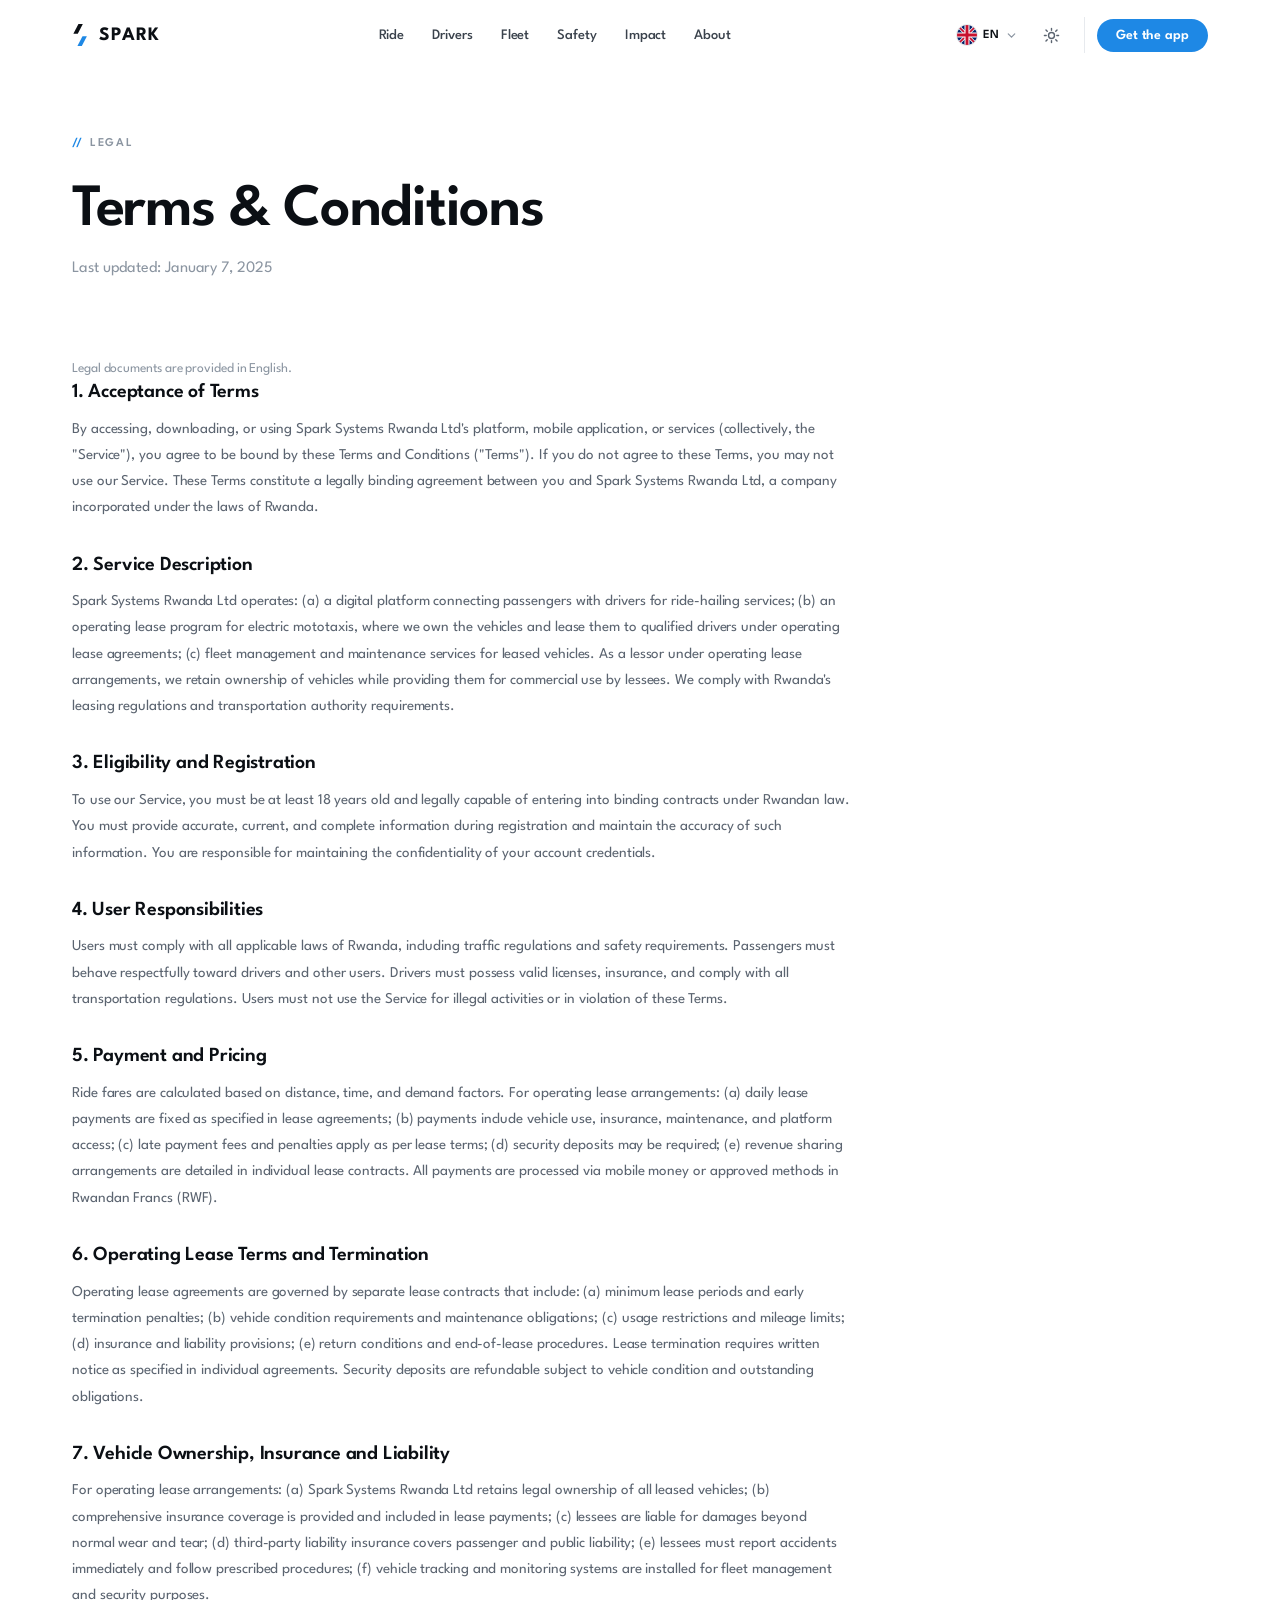
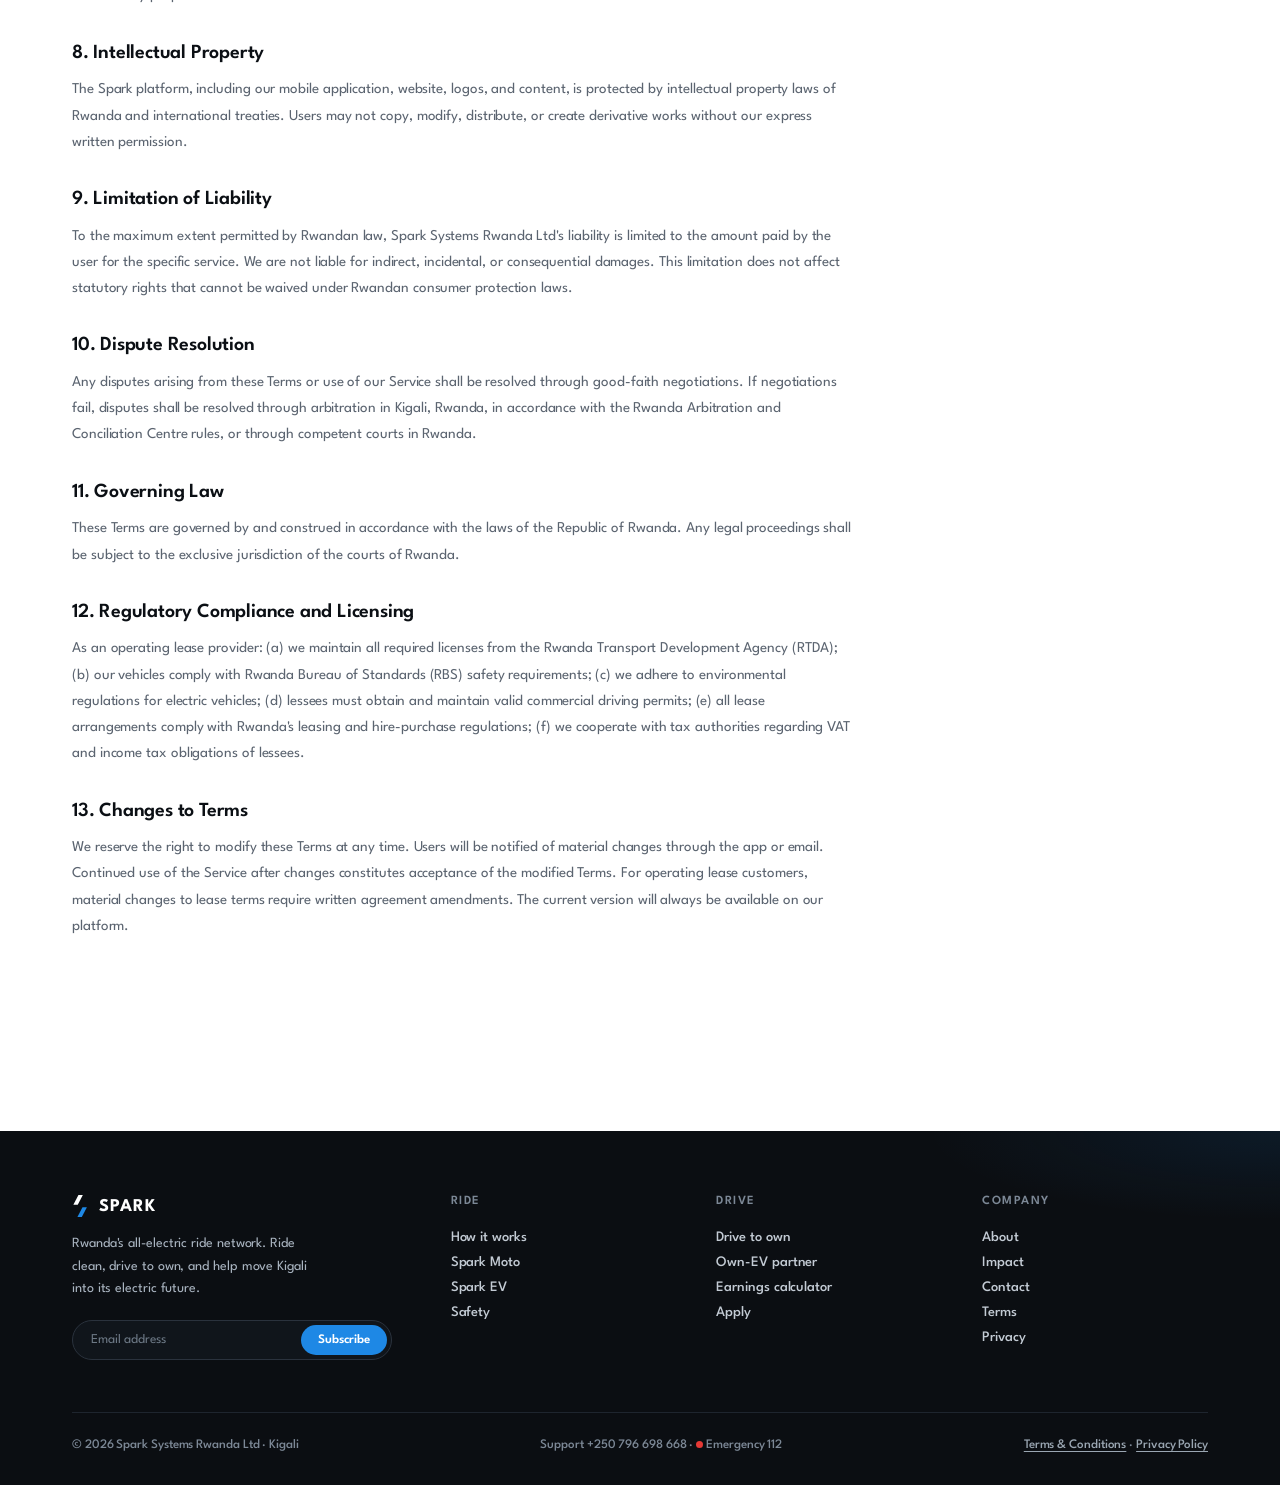
<file: terms.html>
<!doctype html>
<html lang="en">
<head>
<meta charset="utf-8"/>
<meta name="viewport" content="width=device-width, initial-scale=1"/>
<script>(function(){try{var t=localStorage.getItem('spark-theme');if(!t){t=matchMedia('(prefers-color-scheme: dark)').matches?'dark':'light';}document.documentElement.setAttribute('data-theme',t);}catch(e){}})();</script>
<title>Terms & Conditions — Spark Mobility</title>
<meta name="description" content="Terms & Conditions for Spark Systems Rwanda Ltd's platform and services."/>
<link rel="canonical" href="https://spark-mobility.vercel.app/terms"/>
<meta name="theme-color" content="#ffffff"/>
<meta property="og:type" content="website"/>
<meta property="og:site_name" content="Spark Mobility"/>
<meta property="og:title" content="Terms & Conditions — Spark Mobility"/>
<meta property="og:description" content="Terms & Conditions for Spark Systems Rwanda Ltd's platform and services."/>
<meta property="og:url" content="https://spark-mobility.vercel.app/terms"/>
<meta property="og:image" content="https://commons.wikimedia.org/wiki/Special:FilePath/High%20Angle%20View%20Of%20Kigali%20City%20Street%20on%20November%2029%2C%202018.%20Emmanuel%20Kwizera.jpg?width=1600"/>
<meta name="twitter:card" content="summary_large_image"/>
<link rel="icon" type="image/svg+xml" href="/assets/img/favicon.svg"/>
<link rel="apple-touch-icon" href="/assets/img/icon-192.png"/>
<link rel="preconnect" href="https://fonts.googleapis.com"/>
<link rel="preconnect" href="https://fonts.gstatic.com" crossorigin/>
<link rel="preconnect" href="https://images.unsplash.com"/>
<link rel="preconnect" href="https://upload.wikimedia.org"/>
<link href="https://fonts.googleapis.com/css2?family=League+Spartan:wght@400;500;600;700&display=swap" rel="stylesheet"/>
<style>/* =====================================================================
   SPARK MOBILITY — Design System
   Foundation: White · Black/Ink · Blue #1E88E5 · Red #E53935 (rare accent)
   Font: League Spartan · Light + Dark themes
   ===================================================================== */
:root{
  --ink:#0B0F14;
  --body:#5B6470;
  --mut:#8B95A1;
  --line:#E7EAEE;
  --line-2:#EFF2F5;
  --bg:#FFFFFF;
  --bg-2:#F6F8FA;
  --card:#FFFFFF;
  --blue:#1E88E5;
  --blue-d:#1567B8;
  --blue-t:#EAF3FD;
  --red:#E53935;        /* Spark Red — rare accent only (energy, one CTA, alerts) */
  --red-d:#C62B27;
  --dark:#0B0E12;       /* dark-section surface (both themes) */
  --dark-2:#141920;
  --on-dark:#FFFFFF;
  --on-dark-mut:#A9B4C0;
  --on-dark-line:#232B35;
  --r-s:12px; --r:16px; --r-l:24px; --r-xl:32px;
  --sh:0 1px 2px rgba(16,24,40,.05);
  --sh-m:0 6px 16px -6px rgba(16,24,40,.10);
  --sh-l:0 24px 48px -16px rgba(16,24,40,.18);
  --max:1200px;
  --gut:clamp(20px,4vw,32px);
  --e:cubic-bezier(.16,1,.3,1);          /* power4.out — award-grade default */
  --e-inout:cubic-bezier(.76,0,.24,1);   /* power4.inOut — dramatic */
  --e-back:cubic-bezier(.34,1.56,.64,1); /* back.out — springy */
  --nav-bg:rgba(255,255,255,.82);
  --nav-link:#3A424C;
  color-scheme:light;
}
[data-theme="dark"]{
  --ink:#E8ECF1;
  --body:#AEB9C5;
  --mut:#79838F;
  --line:#262D37;
  --line-2:#1E242C;
  --bg:#0E1116;
  --bg-2:#141922;
  --card:#161B22;
  --blue:#4098F0;
  --blue-d:#68B2F5;
  --blue-t:#15263C;
  --red:#F0524E;
  --red-d:#F47571;
  --dark:#080A0D;
  --dark-2:#0E1116;
  --sh:0 1px 2px rgba(0,0,0,.35);
  --sh-m:0 8px 20px -8px rgba(0,0,0,.5);
  --sh-l:0 28px 56px -18px rgba(0,0,0,.62);
  --nav-bg:rgba(14,17,22,.78);
  --nav-link:#AEB8C4;
  color-scheme:dark;
}
*{margin:0;padding:0;box-sizing:border-box}
html{scroll-behavior:smooth}
body{font-family:"League Spartan",system-ui,sans-serif;background:var(--bg);color:var(--ink);letter-spacing:-.005em;-webkit-font-smoothing:antialiased}
img,video,iframe{display:block;max-width:100%}
a{color:inherit;text-decoration:none}
button,input,select,textarea{font-family:inherit;font-size:inherit;color:inherit}
button{cursor:pointer;border:0;background:none}
::selection{background:var(--blue);color:#fff}
:focus-visible{outline:2px solid var(--blue);outline-offset:3px;border-radius:4px}
section{scroll-margin-top:88px}
.skip{position:absolute;left:-9999px;top:0;background:var(--ink);color:#fff;padding:10px 16px;border-radius:0 0 10px 0;z-index:999}
.skip:focus{left:0}

.wrap{max-width:var(--max);margin:0 auto;padding:0 var(--gut)}
.sec{padding:clamp(72px,9vw,120px) 0}
.sec-s{padding:clamp(48px,6vw,80px) 0}
.pt0{padding-top:0}

/* ---------- Type ---------- */
h1{font-size:clamp(38px,5.4vw,60px);font-weight:600;line-height:1.05;letter-spacing:-.022em}
h2{font-size:clamp(28px,3.6vw,44px);font-weight:600;line-height:1.08;letter-spacing:-.02em}
h3{font-size:19px;font-weight:600;letter-spacing:-.01em}
.p{font-size:16px;line-height:1.6;color:var(--body)}
.p-l{font-size:clamp(17px,1.5vw,19px);line-height:1.6;color:var(--body)}
.p-s{font-size:14.5px;line-height:1.55;color:var(--body)}
.lbl{display:inline-flex;align-items:center;gap:8px;font-size:12px;font-weight:600;letter-spacing:.14em;text-transform:uppercase;color:var(--mut)}
.lbl b{color:var(--blue);font-weight:700;letter-spacing:0}
.on-dark .lbl{color:#9DB4CC}

/* Section head: label + title left · short paragraph right */
.shead{display:flex;align-items:flex-end;justify-content:space-between;gap:44px;margin-bottom:clamp(36px,5vw,52px)}
.shead h2{margin-top:14px;max-width:18ch}
.shead>p{max-width:350px;font-size:15px;line-height:1.6;color:var(--body);padding-bottom:4px}
@media(max-width:820px){.shead{flex-direction:column;align-items:flex-start;gap:16px}}

/* ---------- Buttons & links ---------- */
.btn{display:inline-flex;align-items:center;justify-content:center;gap:9px;border-radius:999px;font-size:14.5px;font-weight:600;padding:13px 24px;transition:.25s var(--e);white-space:nowrap}
.btn svg{width:16px;height:16px}
.btn-blue{background:var(--blue);color:#fff}
.btn-blue:hover{background:var(--blue-d);transform:translateY(-1px);box-shadow:var(--sh-m)}
.btn-line{border:1px solid var(--line);background:var(--card);color:var(--ink)}
.btn-line:hover{border-color:#C9D2DB;box-shadow:var(--sh)}
.btn-white{background:var(--card);color:var(--ink)}
.btn-white:hover{transform:translateY(-1px);box-shadow:0 10px 24px -8px rgba(0,0,0,.4)}
.btn-ink{background:var(--ink);color:#fff}
.btn-ink:hover{background:#1c232c}
.link{display:inline-flex;align-items:center;gap:7px;font-size:14.5px;font-weight:600;color:var(--blue)}
.link svg{width:15px;height:15px;transition:transform .25s var(--e)}
.link:hover svg{transform:translateX(3px)}

/* ---------- Reveal ---------- */
.rv{opacity:0;transform:translateY(26px);transition:opacity .75s var(--e),transform .75s var(--e)}
.rv.in{opacity:1;transform:none}
@media(prefers-reduced-motion:reduce){
  html{scroll-behavior:auto}
  .rv{opacity:1;transform:none;transition:none}
  *{animation:none!important}
}

/* =====================================================================
   NAV
   ===================================================================== */
header.top{position:fixed;top:0;left:0;right:0;z-index:100;background:var(--nav-bg);backdrop-filter:blur(14px);-webkit-backdrop-filter:blur(14px);border-bottom:1px solid transparent;transition:border-color .3s,background .3s}
header.top.on{border-color:var(--line);background:var(--nav-bg)}
.nav{max-width:var(--max);margin:0 auto;padding:0 var(--gut);height:70px;display:flex;align-items:center;justify-content:space-between;gap:24px}
.brand{display:flex;align-items:center;gap:10px}
.brand svg{height:22px;width:auto}
.brand span{font-weight:700;font-size:19px;letter-spacing:.06em}
.nlinks{display:flex;gap:28px}
.nlinks a{font-size:14.5px;font-weight:500;color:var(--nav-link);transition:color .2s;position:relative;padding:4px 0}
.nlinks a:hover{color:var(--ink)}
.nlinks a[aria-current="page"]{color:var(--ink);font-weight:600}
.nlinks a[aria-current="page"]::after{content:"";position:absolute;left:0;right:0;bottom:-2px;height:2px;border-radius:2px;background:var(--blue)}
.nright{display:flex;align-items:center;gap:10px}
.nright .btn{padding:10px 19px;font-size:14px}
.mbtn{display:none;width:44px;height:44px;border:1px solid var(--line);border-radius:11px;align-items:center;justify-content:center;background:var(--card)}
.mbtn svg{width:18px;height:18px}
@media(max-width:1000px){.nlinks,.nright .btn-line{display:none}.mbtn{display:flex}}

/* =====================================================================
   PAGE HERO (interior pages)
   ===================================================================== */
.phero{padding-top:clamp(118px,15vh,160px)}
.phero .kick{margin-bottom:16px}
.phero h1{max-width:17ch}
.phero .p-l{max-width:52ch;margin-top:18px}
.phero .cta-row{margin-top:26px}
.cta-row{display:flex;gap:12px;flex-wrap:wrap}
.phero-grid{display:grid;grid-template-columns:1.05fr .95fr;gap:clamp(28px,5vw,64px);align-items:center}
@media(max-width:880px){.phero-grid{grid-template-columns:1fr}}
.kpis{display:flex;gap:26px;flex-wrap:wrap;margin-top:30px}
.kpi b{display:block;font-size:26px;font-weight:600;letter-spacing:-.02em}
.kpi b em{font-style:normal;color:var(--blue)}
.kpi span{font-size:13px;color:var(--mut);font-weight:500}

/* ---------- Media cards ---------- */
.media{position:relative;border-radius:var(--r-l);overflow:hidden;box-shadow:var(--sh-l);background:#0d1218}
.media>img,.media>video{width:100%;height:100%;object-fit:cover}
.media.r43{aspect-ratio:4/3}
.media.r169{aspect-ratio:16/9}
.media.r45{aspect-ratio:4/5}
.chip{position:absolute;display:inline-flex;align-items:center;gap:8px;background:rgba(255,255,255,.92);backdrop-filter:blur(8px);border-radius:999px;padding:9px 15px;font-size:13px;font-weight:600;box-shadow:var(--sh-m);z-index:2}
.chip .dot{width:7px;height:7px;border-radius:50%;background:var(--blue);box-shadow:0 0 0 3px rgba(30,136,229,.2)}
.chip svg{width:14px;height:14px;color:var(--blue)}
.c-tl{top:16px;left:16px}.c-tr{top:16px;right:16px}.c-bl{bottom:16px;left:16px}.c-br{bottom:16px;right:16px}

/* ---------- Stats band ---------- */
.stats{display:grid;grid-template-columns:repeat(4,1fr);border-top:1px solid var(--line);border-bottom:1px solid var(--line)}
.stat{padding:30px 26px;border-left:1px solid var(--line)}
.stat:first-child{border-left:0;padding-left:0}
.stat .n{font-size:clamp(30px,3.4vw,42px);font-weight:600;letter-spacing:-.02em;font-variant-numeric:tabular-nums}
.stat .n em{font-style:normal;color:var(--blue)}
.stat .l{font-size:13.5px;color:var(--mut);margin-top:6px;font-weight:500}
@media(max-width:820px){.stats{grid-template-columns:1fr 1fr}.stat:nth-child(3){border-left:0;padding-left:0}.stat{padding:22px 20px}}

/* ---------- Feature chips row ---------- */
.feat-row{display:grid;grid-template-columns:repeat(4,1fr);gap:12px}
@media(max-width:960px){.feat-row{grid-template-columns:1fr 1fr}}
@media(max-width:560px){.feat-row{grid-template-columns:1fr}}
.feat{display:flex;gap:13px;align-items:flex-start;border:1px solid var(--line);border-radius:var(--r);padding:16px;background:var(--card);transition:.25s var(--e)}
.feat:hover{box-shadow:var(--sh-m);transform:translateY(-2px)}
.feat.hl{background:var(--blue-t);border-color:#CBE2F8}
.feat .ic{flex:none;width:34px;height:34px;border-radius:10px;background:var(--card);border:1px solid var(--line);display:flex;align-items:center;justify-content:center}
.feat.hl .ic{border-color:#CBE2F8}
.feat .ic svg{width:17px;height:17px;color:var(--blue)}
.feat h3{font-size:15px}
.feat p{font-size:13px;color:var(--mut);margin-top:3px;line-height:1.45}

/* ---------- Split layout ---------- */
.split{display:grid;grid-template-columns:1fr 1fr;gap:clamp(28px,5vw,64px);align-items:center}
.split.rev>.media{order:2}
@media(max-width:880px){.split{grid-template-columns:1fr}.split.rev>.media{order:0}}
.list{display:flex;flex-direction:column;gap:0;margin-top:22px}
.lrow{display:flex;justify-content:space-between;align-items:center;gap:16px;padding:16px 0;border-top:1px solid var(--line-2)}
.lrow b{font-size:15.5px;font-weight:600}
.lrow small{font-size:13px;color:var(--mut);font-weight:500}
.lrow .tag{font-size:11.5px;font-weight:600;letter-spacing:.06em;text-transform:uppercase;color:var(--blue-d);background:var(--blue-t);border-radius:999px;padding:5px 11px;white-space:nowrap}

/* ---------- Steps ---------- */
.steps{display:grid;grid-template-columns:repeat(3,1fr);gap:clamp(20px,3vw,40px)}
@media(max-width:760px){.steps{grid-template-columns:1fr}}
.step{border-top:1px solid var(--line);padding-top:20px}
.step .no{font-size:13px;font-weight:600;color:var(--blue);letter-spacing:.08em}
.step h3{margin:10px 0 8px;font-size:18px}
.step p{font-size:14.5px;line-height:1.55;color:var(--body)}

/* ---------- Cards grid (icon cards) ---------- */
.cards{display:grid;grid-template-columns:repeat(4,1fr);gap:14px}
.cards.c3{grid-template-columns:repeat(3,1fr)}
.cards.c2{grid-template-columns:repeat(2,1fr)}
@media(max-width:960px){.cards,.cards.c3{grid-template-columns:1fr 1fr}}
@media(max-width:560px){.cards,.cards.c3,.cards.c2{grid-template-columns:1fr}}
.card{border:1px solid var(--line);border-radius:var(--r);padding:22px;background:var(--card);transition:.25s var(--e)}
.card:hover{box-shadow:var(--sh-m);transform:translateY(-2px)}
.card .ic{width:40px;height:40px;border-radius:12px;background:var(--blue-t);display:flex;align-items:center;justify-content:center;margin-bottom:16px}
.card .ic svg{width:19px;height:19px;color:var(--blue-d)}
.card h3{font-size:16px;margin-bottom:7px}
.card p{font-size:13.5px;color:var(--body);line-height:1.55}

/* ---------- Page-link cards (image tiles) ---------- */
.tiles{display:grid;grid-template-columns:repeat(3,1fr);gap:14px}
@media(max-width:900px){.tiles{grid-template-columns:1fr 1fr}}
@media(max-width:560px){.tiles{grid-template-columns:1fr}}
.tile{position:relative;border-radius:var(--r-l);overflow:hidden;aspect-ratio:4/3.1;display:flex;align-items:flex-end;color:#fff;isolation:isolate;box-shadow:var(--sh)}
.tile img{position:absolute;inset:0;width:100%;height:100%;object-fit:cover;z-index:-2;transition:transform .6s var(--e)}
.tile::after{content:"";position:absolute;inset:0;z-index:-1;background:linear-gradient(180deg,rgba(6,10,14,.05) 40%,rgba(6,10,14,.72))}
.tile:hover img{transform:scale(1.04)}
.tile .tx{padding:20px;width:100%;display:flex;align-items:flex-end;justify-content:space-between;gap:12px}
.tile h3{font-size:19px}
.tile p{font-size:13px;color:#D5DCE4;margin-top:4px;font-weight:500}
.tile .go{flex:none;width:38px;height:38px;border-radius:50%;background:rgba(255,255,255,.16);backdrop-filter:blur(6px);display:flex;align-items:center;justify-content:center;transition:.25s var(--e)}
.tile .go svg{width:16px;height:16px}
.tile:hover .go{background:var(--blue)}

/* ---------- Plans ---------- */
.plans{display:grid;grid-template-columns:repeat(3,1fr);gap:16px}
.plans.p2{grid-template-columns:repeat(2,1fr)}
@media(max-width:900px){.plans,.plans.p2{grid-template-columns:1fr}}
.plan{position:relative;border:1px solid var(--line);border-radius:var(--r-l);padding:28px 26px;background:var(--card);display:flex;flex-direction:column;transition:.25s var(--e)}
.plan:hover{box-shadow:var(--sh-l);transform:translateY(-3px)}
.plan.pop{border-color:var(--blue);box-shadow:0 0 0 1px var(--blue),var(--sh-m)}
.pop-b{position:absolute;top:-11px;left:24px;background:var(--blue);color:#fff;font-size:11px;font-weight:600;letter-spacing:.08em;text-transform:uppercase;border-radius:999px;padding:5px 11px}
.plan .pk{font-size:12.5px;font-weight:600;letter-spacing:.1em;text-transform:uppercase;color:var(--mut)}
.plan h3{font-size:19px;margin:8px 0 14px}
.price{display:flex;align-items:baseline;gap:7px;margin-bottom:18px}
.price b{font-size:34px;font-weight:600;letter-spacing:-.02em}
.price span{font-size:13px;color:var(--mut);font-weight:500}
.plan ul{list-style:none;display:flex;flex-direction:column;gap:11px;margin-bottom:24px}
.plan li{display:flex;gap:10px;font-size:14px;color:#414A55;font-weight:500;line-height:1.4}
.plan li svg{flex:none;width:16px;height:16px;color:var(--blue);margin-top:1px}
.plan .btn{margin-top:auto;width:100%}
.note{margin-top:20px;font-size:13.5px;color:var(--mut);font-weight:500;display:flex;align-items:flex-start;gap:8px;line-height:1.5}
.note svg{width:15px;height:15px;color:var(--blue);flex:none;margin-top:2px}

/* ---------- Spec table ---------- */
.spectable{border:1px solid var(--line);border-radius:var(--r);overflow:hidden}
.spectable .tr{display:grid;grid-template-columns:1fr 1.4fr;border-top:1px solid var(--line-2)}
.spectable .tr:first-child{border-top:0}
.spectable .th{padding:14px 18px;font-size:13px;color:var(--mut);font-weight:600;background:var(--bg-2)}
.spectable .td{padding:14px 18px;font-size:14.5px;font-weight:600}

/* ---------- Comparison table ---------- */
.cmp{border:1px solid var(--line);border-radius:var(--r-l);overflow:hidden;background:var(--card)}
.cmp .row{display:grid;grid-template-columns:1.1fr 1fr 1fr;border-top:1px solid var(--line-2)}
.cmp .row:first-child{border-top:0;background:var(--bg-2)}
.cmp .cell{padding:16px 20px;font-size:14.5px;display:flex;align-items:center}
.cmp .row:first-child .cell{font-weight:600;font-size:14px}
.cmp .cell:first-child{color:var(--mut);font-weight:600;font-size:13.5px}
.cmp .cell b{font-weight:600}
.cmp .badge{display:inline-flex;align-items:center;gap:7px;font-weight:600}
.cmp .badge svg{width:15px;height:15px;color:var(--blue)}
/* mobile: label sits above the two vehicle values, which stay side by side */
@media(max-width:680px){
  .cmp .row{grid-template-columns:1fr 1fr;gap:0 12px;padding:14px 16px}
  .cmp .cell{padding:6px 0;font-size:13.5px;align-items:flex-start}
  .cmp .cell:first-child{grid-column:1/-1;background:transparent;padding:0 0 6px;font-size:11.5px;letter-spacing:.06em;text-transform:uppercase;color:var(--mut)}
  .cmp .row:first-child .cell:first-child{display:none}
  .cmp .row:first-child .cell{padding:4px 0}
}

/* ---------- Pipeline ---------- */
.pipe{display:grid;grid-template-columns:repeat(5,1fr);gap:14px;counter-reset:p}
@media(max-width:960px){.pipe{grid-template-columns:1fr 1fr}}
@media(max-width:560px){.pipe{grid-template-columns:1fr}}
.pnode{position:relative;border:1px solid var(--line);border-radius:var(--r);padding:20px;background:var(--card)}
.pnode::before{counter-increment:p;content:"0" counter(p);display:inline-flex;align-items:center;justify-content:center;font-size:12.5px;font-weight:700;color:var(--blue-d);background:var(--blue-t);border-radius:999px;padding:5px 10px;margin-bottom:14px}
.pnode h3{font-size:15px;margin-bottom:6px}
.pnode p{font-size:13px;color:var(--body);line-height:1.5}

/* ---------- Timeline ---------- */
.tl{position:relative;padding-left:26px}
.tl::before{content:"";position:absolute;left:6px;top:6px;bottom:6px;width:2px;background:var(--line)}
.tl-i{position:relative;padding:0 0 34px}
.tl-i:last-child{padding-bottom:0}
.tl-i::before{content:"";position:absolute;left:-26px;top:4px;width:14px;height:14px;border-radius:50%;background:#fff;border:3px solid var(--blue)}
.tl-i .when{font-size:12.5px;font-weight:700;letter-spacing:.1em;text-transform:uppercase;color:var(--blue-d)}
.tl-i h3{font-size:18px;margin:8px 0 6px}
.tl-i p{font-size:14.5px;color:var(--body);line-height:1.55;max-width:56ch}

/* ---------- Testimonials ---------- */
.tcards{display:grid;grid-template-columns:repeat(3,1fr);gap:16px}
@media(max-width:900px){.tcards{grid-template-columns:1fr}}
.tcard{background:var(--card);border:1px solid var(--line);border-radius:var(--r-l);padding:26px;display:flex;flex-direction:column;gap:16px}
.stars{display:flex;gap:3px}
.stars svg{width:15px;height:15px;color:var(--blue)}
.tcard q{quotes:none;font-size:15.5px;line-height:1.55;color:#39424D;font-weight:500}
.who{display:flex;align-items:center;gap:12px;margin-top:auto}
.av{width:38px;height:38px;border-radius:50%;background:var(--ink);color:#fff;display:flex;align-items:center;justify-content:center;font-size:12.5px;font-weight:600;flex:none}
.av.b{background:var(--blue)}
.who b{display:block;font-size:14.5px;font-weight:600}
.who small{font-size:12.5px;color:var(--mut);font-weight:500}

/* ---------- FAQ ---------- */
.faqg{display:grid;grid-template-columns:.9fr 1.4fr;gap:clamp(28px,5vw,72px)}
@media(max-width:860px){.faqg{grid-template-columns:1fr}}
.faql h2{margin:14px 0}
.faql p{font-size:15px;color:var(--body);line-height:1.6;max-width:36ch;margin-bottom:22px}
.faq{border-bottom:1px solid var(--line)}
.faq summary{list-style:none;display:flex;align-items:center;justify-content:space-between;gap:20px;padding:19px 0;cursor:pointer;font-size:16px;font-weight:600}
.faq summary::-webkit-details-marker{display:none}
.faq .pl{flex:none;width:26px;height:26px;border:1px solid var(--line);border-radius:50%;display:flex;align-items:center;justify-content:center;transition:.25s var(--e)}
.faq .pl svg{width:12px;height:12px;color:var(--body)}
.faq[open] .pl{background:var(--ink);border-color:var(--ink);transform:rotate(45deg)}
.faq[open] .pl svg{color:#fff}
.faq>p{font-size:14.5px;line-height:1.6;color:var(--body);padding:0 40px 20px 0}

/* ---------- Calculator ---------- */
.calc{border:1px solid var(--line);border-radius:var(--r-l);background:var(--card);box-shadow:var(--sh);display:grid;grid-template-columns:1.1fr .9fr;overflow:hidden}
@media(max-width:860px){.calc{grid-template-columns:1fr}}
.calc-l{padding:clamp(24px,3vw,36px);display:flex;flex-direction:column;gap:24px}
.cf label{display:flex;justify-content:space-between;align-items:baseline;font-size:14px;font-weight:600;margin-bottom:10px}
.cf label output{color:var(--blue-d);font-variant-numeric:tabular-nums}
.cf select{width:100%;border:1px solid var(--line);border-radius:12px;padding:13px 14px;background:var(--card);color:var(--ink);font-size:14.5px;font-weight:600;appearance:none;background-image:url("data:image/svg+xml,%3Csvg xmlns='http://www.w3.org/2000/svg' width='14' height='14' viewBox='0 0 24 24' fill='none' stroke='%235B6470' stroke-width='2.4' stroke-linecap='round'%3E%3Cpath d='M6 9l6 6 6-6'/%3E%3C/svg%3E");background-repeat:no-repeat;background-position:right 14px center}
input[type=range]{width:100%;accent-color:var(--blue);height:4px}
.calc-r{background:var(--dark);color:#fff;padding:clamp(24px,3vw,36px);display:flex;flex-direction:column;gap:18px}
.calc-r .k{font-size:12.5px;font-weight:600;letter-spacing:.12em;text-transform:uppercase;color:#8FA0B3}
.cres{border-top:1px solid #232B35;padding-top:16px;display:flex;justify-content:space-between;align-items:baseline}
.cres:first-of-type{border-top:0;padding-top:0}
.cres span{font-size:13.5px;color:#A9B4C0;font-weight:500}
.cres b{font-size:22px;font-weight:600;letter-spacing:-.01em;font-variant-numeric:tabular-nums}
.cres.big b{font-size:clamp(30px,3vw,38px);color:#fff}
.cres.big b em{font-style:normal;color:var(--blue)}
.calc-r .fine{font-size:11.5px;color:#7C8896;line-height:1.55;margin-top:auto}

/* ---------- Forms ---------- */
.form{display:grid;grid-template-columns:1fr 1fr;gap:14px}
.form .full{grid-column:1/-1}
@media(max-width:640px){.form{grid-template-columns:1fr}}
.fld{display:flex;flex-direction:column;gap:8px}
.fld label{font-size:13px;font-weight:600}
.fld input,.fld select,.fld textarea{border:1px solid var(--line);border-radius:12px;padding:13px 14px;background:var(--card);color:var(--ink);font-size:14.5px;outline:none;transition:border-color .2s,box-shadow .2s}
.fld textarea{resize:vertical;min-height:120px}
.fld input:focus,.fld select:focus,.fld textarea:focus{border-color:var(--blue);box-shadow:0 0 0 3px rgba(30,136,229,.12)}
.fld select{appearance:none;background-image:url("data:image/svg+xml,%3Csvg xmlns='http://www.w3.org/2000/svg' width='14' height='14' viewBox='0 0 24 24' fill='none' stroke='%235B6470' stroke-width='2.4' stroke-linecap='round'%3E%3Cpath d='M6 9l6 6 6-6'/%3E%3C/svg%3E");background-repeat:no-repeat;background-position:right 14px center}

/* ---------- Map / coverage ---------- */
.mapc{border:1px solid var(--line);border-radius:var(--r-l);overflow:hidden;background:#EDF1F5;min-height:400px;position:relative;box-shadow:var(--sh)}
.mapc iframe{position:absolute;inset:0;width:100%;height:100%;border:0;filter:saturate(.85)}
.map-attr{font-size:11.5px;color:var(--mut);margin-top:10px}
.map-attr a{text-decoration:underline}
.dlist{border:1px solid var(--line);border-radius:var(--r-l);background:var(--card);padding:10px 22px}
.drow{display:flex;align-items:center;gap:14px;padding:18px 0;border-bottom:1px solid var(--line-2)}
.drow:last-child{border-bottom:0}
.drow .st{width:9px;height:9px;border-radius:50%;background:var(--blue);box-shadow:0 0 0 4px rgba(30,136,229,.15);flex:none}
.drow b{font-size:15.5px;font-weight:600}
.drow small{display:block;font-size:12.5px;color:var(--mut);font-weight:500;margin-top:3px}
.drow .r{margin-left:auto;font-size:12px;font-weight:600;color:var(--blue-d);background:var(--blue-t);border-radius:999px;padding:5px 11px;white-space:nowrap}

/* ---------- Dark stat / impact cards ---------- */
.gridc{display:grid;grid-template-columns:repeat(12,1fr);gap:16px}
.g-w{grid-column:1/13}.g-5{grid-column:span 5}.g-7{grid-column:span 7}.g-6{grid-column:span 6}.g-4{grid-column:span 4}
@media(max-width:860px){.g-5,.g-7,.g-6,.g-4{grid-column:1/13}}
.dcard{background:var(--dark);color:#fff;border-radius:var(--r-l);padding:clamp(26px,3vw,36px);display:flex;flex-direction:column;justify-content:space-between;min-height:260px}
.dcard .k{font-size:12.5px;font-weight:600;letter-spacing:.12em;text-transform:uppercase;color:#8FA0B3}
.dcard .big{font-size:clamp(46px,5.4vw,68px);font-weight:600;letter-spacing:-.03em;line-height:1}
.dcard .big em{font-style:normal;color:var(--blue)}
.dcard p{font-size:14.5px;color:#A9B4C0;max-width:32ch;line-height:1.55}
.pcard{position:relative;border-radius:var(--r-l);overflow:hidden;min-height:260px;box-shadow:var(--sh)}
.pcard img{position:absolute;inset:0;width:100%;height:100%;object-fit:cover}
.wide{position:relative;border-radius:var(--r-l);overflow:hidden;min-height:clamp(280px,36vw,420px);box-shadow:var(--sh);display:flex;align-items:flex-end}
.wide img{position:absolute;inset:0;width:100%;height:100%;object-fit:cover}
.wide::after{content:"";position:absolute;inset:0;background:linear-gradient(180deg,rgba(6,10,14,0) 35%,rgba(6,10,14,.62))}
.wide .tx{position:relative;z-index:1;color:#fff;padding:clamp(20px,3vw,34px);display:flex;align-items:flex-end;justify-content:space-between;gap:24px;width:100%}
.wide h3{font-size:clamp(20px,2.4vw,28px);font-weight:600;max-width:24ch;line-height:1.15}
.wide p{font-size:14px;color:#D8DEE6;max-width:36ch}
@media(max-width:700px){.wide .tx{flex-direction:column;align-items:flex-start;gap:8px}}

/* ---------- CTA band ---------- */
.cta{position:relative;border-radius:var(--r-xl);overflow:hidden;min-height:400px;display:flex;align-items:center;justify-content:center;text-align:center;color:#fff;padding:64px 24px}
.cta>img{position:absolute;inset:0;width:100%;height:100%;object-fit:cover}
.cta .ov{position:absolute;inset:0;background:linear-gradient(180deg,rgba(7,10,14,.66),rgba(7,10,14,.84))}
.cta .in{position:relative;max-width:640px}
.cta .lbl{justify-content:center;display:inline-flex;color:#9DB4CC}
.cta h2{margin:16px 0 14px}
.cta p{font-size:16px;color:#C6D0DB;line-height:1.6;margin-bottom:28px}
.stores{display:flex;gap:12px;justify-content:center;flex-wrap:wrap}
.store{display:inline-flex;align-items:center;gap:11px;background:var(--card);color:var(--ink);border-radius:14px;padding:11px 20px;transition:.25s var(--e)}
.store:hover{transform:translateY(-2px);box-shadow:0 12px 28px -8px rgba(0,0,0,.5)}
.store svg{width:22px;height:22px}
.store small{display:block;font-size:10.5px;color:var(--mut);font-weight:500;text-align:left;letter-spacing:.02em}
.store b{display:block;font-size:15px;font-weight:600;line-height:1.1;text-align:left}
.cta .alt{display:inline-flex;margin-top:22px;color:#fff;border-bottom:1px solid rgba(255,255,255,.35);padding-bottom:2px;font-size:14.5px;font-weight:600}
.cta .alt:hover{border-color:#fff}

/* ---------- Contact blocks ---------- */
.cchan{display:grid;grid-template-columns:repeat(3,1fr);gap:14px}
@media(max-width:860px){.cchan{grid-template-columns:1fr}}
.cc{border:1px solid var(--line);border-radius:var(--r);padding:24px;background:var(--card)}
.cc .ic{width:40px;height:40px;border-radius:12px;background:var(--blue-t);display:flex;align-items:center;justify-content:center;margin-bottom:16px}
.cc .ic svg{width:19px;height:19px;color:var(--blue-d)}
.cc h3{font-size:16px;margin-bottom:6px}
.cc p{font-size:13.5px;color:var(--body);line-height:1.5;margin-bottom:12px}
.cc .big{font-size:22px;font-weight:600;letter-spacing:-.01em;color:var(--ink)}

/* =====================================================================
   FOOTER
   ===================================================================== */
footer{border-top:1px solid var(--line);padding:64px 0 34px;margin-top:clamp(72px,9vw,120px)}
.fgrid{display:grid;grid-template-columns:1.5fr 1fr 1fr 1fr;gap:40px;margin-bottom:52px}
@media(max-width:860px){.fgrid{grid-template-columns:1fr 1fr}}
@media(max-width:560px){.fgrid{grid-template-columns:1fr}}
.fb p{font-size:14px;color:var(--body);line-height:1.6;max-width:32ch;margin:16px 0 20px}
.news{display:flex;border:1px solid var(--line);border-radius:999px;padding:4px;max-width:320px}
.news input{flex:1;border:0;outline:0;background:none;padding:8px 14px;font-size:13.5px;min-width:0}
.news .btn{padding:9px 17px;font-size:13px}
.fcol h4{font-size:12.5px;font-weight:600;letter-spacing:.12em;text-transform:uppercase;color:var(--mut);margin-bottom:18px}
.fcol a{display:block;font-size:14.5px;font-weight:500;color:#414A55;padding:6px 0;transition:color .2s}
.fcol a:hover{color:var(--ink)}
.fbot{border-top:1px solid var(--line-2);padding-top:26px;display:flex;justify-content:space-between;gap:16px;flex-wrap:wrap;font-size:13px;color:var(--mut);font-weight:500}
.credits{margin-top:14px;font-size:11.5px;color:#A6AFB9;line-height:1.6}
.credits a{text-decoration:underline}

/* 404 */
.err{min-height:70vh;display:flex;align-items:center;text-align:center}
.err .code{font-size:clamp(80px,14vw,140px);font-weight:600;letter-spacing:-.04em;color:var(--line);line-height:1}















































/* ---------- Home hero & components ---------- */
.hero-grid{display:grid;grid-template-columns:1.15fr .85fr;gap:clamp(28px,5vw,72px);align-items:end;margin-bottom:clamp(28px,4vw,44px)}
@media(max-width:860px){.hero-grid{grid-template-columns:1fr;align-items:start}}
#hero{padding-top:clamp(118px,16vh,168px)}
.thumbs{display:flex;gap:10px;margin-top:26px}
.thumbs img{width:74px;height:56px;object-fit:cover;border-radius:10px;border:1px solid var(--line)}
.trust{display:flex;gap:10px;align-items:center;margin-top:14px;font-size:13px;color:var(--mut);font-weight:500;flex-wrap:wrap}
.trust i{width:4px;height:4px;background:#C6CED6;border-radius:50%}
.hero-media{position:relative;border-radius:var(--r-l);overflow:hidden;box-shadow:var(--sh-l);background:#0d1218}
.hero-media video,.hero-media>img{width:100%;height:clamp(340px,46vw,560px);object-fit:cover}
.hm-cap{position:absolute;left:18px;right:18px;bottom:18px;display:flex;align-items:center;justify-content:space-between;gap:16px;background:rgba(10,13,17,.55);backdrop-filter:blur(10px);border:1px solid rgba(255,255,255,.12);border-radius:14px;padding:14px 18px;color:#fff;z-index:2}
.hm-cap p{font-size:14px;font-weight:500;color:#E7ECF2}
@media(max-width:640px){.hm-cap{flex-direction:column;align-items:flex-start;gap:8px}.c-tr{display:none}}

.tech-media{position:relative;border-radius:var(--r-l);overflow:hidden;box-shadow:var(--sh-l)}
.tech-media>img{width:100%;height:clamp(380px,44vw,540px);object-fit:cover}
.tm-shade{position:absolute;inset:0;background:linear-gradient(100deg,rgba(8,12,16,.18),rgba(8,12,16,0) 45%)}
.ride{position:absolute;top:50%;right:clamp(18px,4vw,48px);transform:translateY(-50%);width:300px;background:var(--card);border-radius:18px;box-shadow:var(--sh-l);padding:18px;border:1px solid rgba(255,255,255,.6);z-index:3}
.ride .rh{display:flex;align-items:center;justify-content:space-between;margin-bottom:14px}
.ride .rh b{font-size:14px;font-weight:600}
.ride .tag{font-size:11px;font-weight:600;letter-spacing:.06em;background:var(--blue-t);color:var(--blue-d);border-radius:999px;padding:5px 10px;text-transform:uppercase}
.route{display:grid;grid-template-columns:14px 1fr;gap:0 12px}
.route .g{display:flex;flex-direction:column;align-items:center}
.route .g i{width:8px;height:8px;border-radius:50%;background:var(--ink)}
.route .g i.b{background:var(--blue)}
.route .g span{flex:1;width:2px;background:var(--line);margin:3px 0}
.route p{font-size:13.5px;font-weight:500;padding:0 0 14px}
.route p small{display:block;font-size:11px;color:var(--mut);font-weight:500;margin-top:2px}
.ride .fare{display:flex;justify-content:space-between;align-items:center;border-top:1px solid var(--line-2);padding:12px 0;font-size:13.5px;color:var(--mut);font-weight:500}
.ride .fare b{font-size:16px;color:var(--ink);font-weight:600}
.ride .drv{display:flex;align-items:center;gap:11px;border-top:1px solid var(--line-2);padding:12px 0 14px}
.ride .drv b{display:block;font-size:13.5px;font-weight:600}
.ride .drv small{font-size:12px;color:var(--mut);font-weight:500}
.ride .eta{margin-left:auto;font-size:12px;font-weight:600;color:var(--blue-d);background:var(--blue-t);padding:5px 10px;border-radius:999px;white-space:nowrap}
.ride .btn{width:100%;padding:12px}
@media(max-width:820px){
  .ride{position:relative;top:auto;right:auto;transform:none;width:auto;margin:-56px 16px 0}
  .tech-media{overflow:visible}
  .tech-media>img{border-radius:var(--r-l)}
  .tm-shade{display:none}
}

.ftabs{display:inline-flex;background:var(--card);border:1px solid var(--line);border-radius:999px;padding:4px;gap:2px;margin-bottom:26px;flex-wrap:wrap}
.ftab{border-radius:999px;padding:9px 18px;font-size:14px;font-weight:600;color:var(--mut);transition:.2s}
.ftab.on{background:var(--blue);color:#fff}
.fcard{background:var(--card);border:1px solid var(--line);border-radius:var(--r-l);overflow:hidden;display:grid;grid-template-columns:1fr 1.05fr;box-shadow:var(--sh)}
@media(max-width:860px){.fcard{grid-template-columns:1fr}}
.fc-l{padding:clamp(26px,3.6vw,44px);display:flex;flex-direction:column}
.fc-l .kind{font-size:12px;font-weight:600;letter-spacing:.12em;text-transform:uppercase;color:var(--blue)}
.fc-l .tag2{font-size:15px;color:var(--body);line-height:1.55;max-width:38ch}
.specs{display:grid;grid-template-columns:1fr 1fr;gap:1px;background:var(--line-2);border:1px solid var(--line-2);border-radius:var(--r);overflow:hidden;margin:26px 0}
.spec{background:var(--card);padding:16px 18px}
.spec small{display:block;font-size:12px;color:var(--mut);font-weight:500;margin-bottom:5px}
.spec b{font-size:16px;font-weight:600;letter-spacing:-.01em}
.fc-r{position:relative;min-height:320px}
.fc-r .fimg{position:absolute;inset:0;width:100%;height:100%;object-fit:cover;opacity:0;transition:opacity .45s var(--e)}
.fc-r .fimg.show{opacity:1}
@media(max-width:860px){.fc-r{min-height:260px;order:-1}}

/* portrait avatars */
.avp{width:40px;height:40px;border-radius:50%;object-fit:cover;flex:none;border:1px solid var(--line)}

/* fleet vehicle cards (price chips) */
.vcards{display:grid;grid-template-columns:repeat(3,1fr);gap:14px}
@media(max-width:860px){.vcards{grid-template-columns:1fr}}
.vcard{position:relative;border-radius:var(--r-l);overflow:hidden;aspect-ratio:4/3;display:flex;align-items:flex-end;color:#fff;isolation:isolate;box-shadow:var(--sh)}
.vcard img{position:absolute;inset:0;width:100%;height:100%;object-fit:cover;z-index:-2;transition:transform .6s var(--e)}
.vcard::after{content:"";position:absolute;inset:0;z-index:-1;background:linear-gradient(180deg,rgba(6,10,14,.06) 40%,rgba(6,10,14,.74))}
.vcard:hover img{transform:scale(1.04)}
.vprice{position:absolute;top:14px;right:14px;background:rgba(255,255,255,.94);color:#0B0F14;font-size:12.5px;font-weight:700;border-radius:999px;padding:8px 13px;box-shadow:var(--sh-m)}
.vtx{padding:18px;width:100%;display:flex;align-items:flex-end;justify-content:space-between;gap:12px}
.vcard h3{font-size:20px}
.vcard p{font-size:13px;color:#D5DCE4;margin-top:4px;font-weight:500}
.vcard .go{flex:none;width:38px;height:38px;border-radius:50%;background:rgba(255,255,255,.16);backdrop-filter:blur(6px);display:flex;align-items:center;justify-content:center;transition:.25s var(--e)}
.vcard .go svg{width:16px;height:16px}
.vcard:hover .go{background:var(--blue)}

/* bento caption bar */
.bcap{position:absolute;left:14px;right:14px;bottom:14px;display:flex;align-items:flex-end;justify-content:space-between;gap:14px;background:rgba(10,13,17,.58);backdrop-filter:blur(10px);border:1px solid rgba(255,255,255,.12);border-radius:14px;padding:16px 18px;color:#fff}
.bcap h3{font-size:17px}
.bcap p{font-size:13px;color:#CBD3DC;margin-top:4px;max-width:40ch}
.bcap .go{flex:none;width:36px;height:36px;border-radius:50%;background:rgba(255,255,255,.16);display:flex;align-items:center;justify-content:center;color:#fff}
.bcap .go svg{width:15px;height:15px}
.bcap .go:hover{background:var(--blue)}

/* ---------- Menu v2: animated burger + full-screen panel ---------- */
.mbtn{position:relative}
.mbtn span{position:absolute;left:50%;top:50%;width:19px;height:2px;background:var(--ink);border-radius:2px;transform-origin:center;transition:transform .32s var(--e),opacity .2s var(--e)}
.mbtn span:nth-child(1){transform:translate(-50%,-50%) translateY(-6px)}
.mbtn span:nth-child(2){transform:translate(-50%,-50%)}
.mbtn span:nth-child(3){transform:translate(-50%,-50%) translateY(6px)}
.mbtn.open span:nth-child(1){transform:translate(-50%,-50%) rotate(45deg)}
.mbtn.open span:nth-child(2){opacity:0}
.mbtn.open span:nth-child(3){transform:translate(-50%,-50%) rotate(-45deg)}
.mpanel{display:flex;flex-direction:column;position:fixed;inset:0;z-index:98;background:var(--bg);
  padding:calc(70px + 20px) var(--gut) max(24px,env(safe-area-inset-bottom));overflow-y:auto;
  opacity:0;visibility:hidden;transform:translateY(-12px);transition:opacity .32s var(--e),transform .32s var(--e),visibility 0s .32s;box-shadow:none;border:0}
.mpanel.open{opacity:1;visibility:visible;transform:none;transition:opacity .32s var(--e),transform .32s var(--e)}
.mlabel{font-size:12px;font-weight:700;letter-spacing:.14em;text-transform:uppercase;color:var(--mut);margin-bottom:8px;opacity:0;transform:translateY(8px);transition:opacity .4s var(--e) .04s,transform .4s var(--e) .04s}
.mpanel.open .mlabel{opacity:1;transform:none}
.mlabel b{color:var(--blue)}
.mnav{display:flex;flex-direction:column}
.mlink{display:flex;align-items:center;gap:16px;font-size:26px;font-weight:600;letter-spacing:-.02em;
  padding:16px 0;border-bottom:1px solid var(--line-2);opacity:0;transform:translateY(12px);transition:opacity .45s var(--e),transform .45s var(--e),color .2s;color:var(--ink)}
.mpanel.open .mlink{opacity:1;transform:none}
.mpanel.open .mlink:nth-child(1){transition-delay:.06s}.mpanel.open .mlink:nth-child(2){transition-delay:.1s}
.mpanel.open .mlink:nth-child(3){transition-delay:.14s}.mpanel.open .mlink:nth-child(4){transition-delay:.18s}
.mpanel.open .mlink:nth-child(5){transition-delay:.22s}.mpanel.open .mlink:nth-child(6){transition-delay:.26s}
.mpanel.open .mlink:nth-child(7){transition-delay:.3s}
.mnum{font-size:12px;font-weight:700;color:var(--mut);letter-spacing:.02em;width:22px;flex:none;padding-top:9px;font-variant-numeric:tabular-nums;transition:color .2s}
.mtext{flex:1}
.mlink .mgo{flex:none;color:var(--mut);opacity:0;transform:translateX(-8px);transition:opacity .25s var(--e),transform .25s var(--e),color .2s}
.mlink .mgo svg{width:20px;height:20px}
.mlink:active,.mlink:hover{color:var(--blue-d)}
.mlink:active .mgo,.mlink:hover .mgo{opacity:1;transform:none;color:var(--blue-d)}
.mlink[aria-current="page"]{color:var(--blue-d)}
.mlink[aria-current="page"] .mnum{color:var(--blue-d)}
.mlink[aria-current="page"] .mgo{opacity:1;transform:none;color:var(--blue-d)}
.mutil{display:flex;flex-direction:column;gap:10px;margin-top:22px;opacity:0;transform:translateY(10px);transition:opacity .45s var(--e) .32s,transform .45s var(--e) .32s}
.mpanel.open .mutil{opacity:1;transform:none}
.mpanel>.btn{margin-top:18px;width:100%;padding:16px;opacity:0;transform:translateY(10px);transition:opacity .45s var(--e) .38s,transform .45s var(--e) .38s}
.mpanel.open>.btn{opacity:1;transform:none}
.mmeta{margin-top:auto;padding-top:26px;display:flex;justify-content:space-between;flex-wrap:wrap;gap:10px;color:var(--mut);font-size:13px;font-weight:600}
.mmeta .pulse-dot{margin-right:2px}
body.menu-open{overflow:hidden}

/* ---------- Form states ---------- */
.hp{position:absolute!important;left:-9999px;width:1px;height:1px;opacity:0;pointer-events:none}
.form-status{margin-top:12px;font-size:14px;font-weight:600;color:var(--red-d);background:rgba(229,57,53,.08);border:1px solid rgba(229,57,53,.25);border-radius:12px;padding:11px 14px}
.form-status.ok{color:var(--blue-d);background:var(--blue-t);border-color:#CBE2F8}
.form-done{border:1px solid #CBE2F8;background:var(--blue-t);border-radius:var(--r-l);padding:30px;display:flex;flex-direction:column;gap:10px}
.form-done .dic{width:44px;height:44px;border-radius:50%;background:var(--blue);color:#fff;display:flex;align-items:center;justify-content:center;margin-bottom:6px}
.form-done .dic svg{width:20px;height:20px}
.form-done h3{font-size:19px}
.form-done p{font-size:14.5px;color:#3A5A78;line-height:1.55}
.btn.is-loading{pointer-events:none;opacity:.85}
.btn.is-loading .ico-txt{visibility:hidden}
.btn .spin{display:none;width:16px;height:16px;border:2px solid rgba(255,255,255,.4);border-top-color:#fff;border-radius:50%;animation:spin .7s linear infinite;position:absolute}
.btn.is-loading .spin{display:block}
@keyframes spin{to{transform:rotate(360deg)}}
.btn{position:relative}
.btn:active{transform:scale(.98)}
.news.done{border-color:#CBE2F8;background:var(--blue-t);justify-content:center;padding:12px 16px;font-size:13.5px;font-weight:600;color:var(--blue-d)}
.storeline{margin-top:16px;font-size:13.5px;color:var(--mut);font-weight:500}
.storeline a{color:var(--blue-d);font-weight:600;text-decoration:underline;text-underline-offset:3px}
.fld input,.fld select,.fld textarea{font-size:16px} /* prevents iOS focus zoom */

/* ---- Touch-target minimums (mobile UX / accessibility) ---- */
@media(max-width:1000px){
  .btn{min-height:46px;padding-top:0;padding-bottom:0}
  .nright .btn{min-height:44px;padding:0 18px}
  .news{min-height:52px}
  .news input{min-height:44px}
  .news .btn{min-height:42px}
  .fld input,.fld select{min-height:48px}
  .lmenu button{min-height:46px}
  .themetoggle,.mbtn{min-height:44px;min-width:44px}
  .lcurrent{min-height:40px}
}

/* =====================================================================
   RESPONSIVE REFINEMENT LAYER
   ===================================================================== */
@media(max-width:1024px){
  .split{gap:34px}
  .gridc{gap:12px}
  .shead>p{max-width:300px}
}
@media(max-width:860px){
  .phero{padding-top:104px}
  .phero-grid{gap:26px}
  .kpis{gap:20px;margin-top:24px}
}
@media(max-width:640px){
  :root{--gut:18px}
  .nav{height:62px}
  .mpanel{padding-top:76px}
  section{scroll-margin-top:74px}
  .sec{padding:56px 0}
  h1{font-size:clamp(30px,8.6vw,38px)}
  h2{font-size:clamp(23px,6.4vw,29px)}
  .p-l{font-size:16px}
  .shead{margin-bottom:28px}
  .cta-row{width:100%}
  .cta-row .btn{flex:1 1 auto}
  .kpi b{font-size:21px}
  .kpi span{font-size:12px}
  .stat{padding:18px 14px}
  .stat .n{font-size:25px}
  .stat .l{font-size:12px}
  #hero{padding-top:96px}
  .hero-media video,.hero-media>img{height:min(74vw,340px)}
  .hm-cap{position:relative;left:auto;right:auto;bottom:auto;margin:0;border-radius:0;border:0;border-top:1px solid rgba(255,255,255,.14);background:#0d1218}
  .thumbs img{width:64px;height:48px}
  .ride{margin:-42px 12px 0;padding:16px}
  .tile,.tiles.t4 .tile{aspect-ratio:16/10.5}
  .vcard{aspect-ratio:16/10}
  .vtx{padding:15px}
  .vprice{top:11px;right:11px;font-size:12px;padding:7px 11px}
  .pcard{display:flex;flex-direction:column;min-height:0!important}
  .pcard img{position:relative;height:210px}
  .bcap{position:relative;left:auto;right:auto;bottom:auto;margin:0;border-radius:0;border:0;background:#0d1218}
  .wide{min-height:240px}
  .wide .tx{padding:16px}
  .wide h3{font-size:18px}
  .wide p{font-size:12.5px}
  .dcard{min-height:0;padding:24px;gap:14px}
  .dcard .big{font-size:44px}
  .cta{min-height:0;padding:46px 20px;border-radius:20px}
  .cta p{font-size:14.5px;margin-bottom:22px}
  .stores{width:100%}
  .store{flex:1 1 45%;justify-content:center}
  .calc-l,.calc-r{padding:22px}
  .cres b{font-size:19px}
  .cres.big b{font-size:28px}
  .mapc{min-height:320px}
  .plan{padding:24px 20px}
  .price b{font-size:29px}
  .faq summary{font-size:15px;padding:16px 0}
  .faq>p{padding-right:34px}
  .fbot{flex-direction:column;align-items:flex-start;gap:10px}
  .credits{font-size:11px}
  footer{padding-top:48px}
  .fgrid{gap:28px;margin-bottom:38px}
  .news{max-width:none}
  .cc .big{font-size:19px}
  .tl{padding-left:22px}
  .tl-i::before{left:-22px;width:12px;height:12px}
  .spectable .th{padding:11px 14px}
  .spectable .td{padding:11px 14px;font-size:13.5px}
}
@media(max-width:420px){
  .nright .btn-blue{padding:9px 14px;font-size:13px}
  .spectable .tr{grid-template-columns:1fr}
  .spectable .th{padding-bottom:3px;background:transparent}
  .spectable .td{padding-top:2px}
  .store{flex-basis:100%}
  .trust{font-size:12px;gap:8px}
  .hm-cap p{font-size:12.5px}
}
@media(hover:none){
  .card:hover,.feat:hover,.plan:hover,.scard:hover{transform:none;box-shadow:var(--sh)}
  .tile:hover img,.vcard:hover img{transform:none}
}

/* ---------- Signature touches ---------- */
@property --grad-pos{syntax:'<percentage>';initial-value:0%;inherits:false}
.grad{font-style:normal;background:linear-gradient(94deg,var(--blue) 8%,#6FB9F2 52%,var(--blue-d) 96%);-webkit-background-clip:text;background-clip:text;color:transparent;background-size:200% 100%;animation:gradShift 8s ease-in-out infinite}
@keyframes gradShift{0%,100%{background-position:0% 50%}50%{background-position:100% 50%}}
@media(prefers-reduced-motion:reduce){.grad{animation:none}}
.pgbar{position:fixed;top:0;left:0;height:2px;width:100%;z-index:120;pointer-events:none;background:linear-gradient(90deg,var(--blue),#7FC0F5);transform-origin:0 50%;transform:scaleX(0)}
@supports(animation-timeline:scroll()){
  .pgbar{animation:pgGrow linear both;animation-timeline:scroll(root)}
  @keyframes pgGrow{to{transform:scaleX(1)}}
}
.toTop{position:fixed;right:max(18px,env(safe-area-inset-right));bottom:max(18px,env(safe-area-inset-bottom));z-index:90;
  width:46px;height:46px;border-radius:50%;background:var(--ink);color:#fff;display:flex;align-items:center;justify-content:center;
  box-shadow:var(--sh-l);opacity:0;visibility:hidden;transform:translateY(10px);transition:.3s var(--e)}
.toTop.show{opacity:1;visibility:visible;transform:none}
.toTop:hover{background:var(--blue)}
.toTop svg{width:18px;height:18px}
@media(pointer:fine){
  ::-webkit-scrollbar{width:11px}
  ::-webkit-scrollbar-track{background:transparent}
  ::-webkit-scrollbar-thumb{background:#CBD3DB;border-radius:8px;border:3px solid #fff}
  ::-webkit-scrollbar-thumb:hover{background:var(--blue)}
}

/* ---------- Dark sections ---------- */
.sec-dark{background:radial-gradient(52% 46% at 88% 0%,rgba(30,136,229,.14),transparent 60%),radial-gradient(42% 42% at 0% 100%,rgba(30,136,229,.08),transparent 55%),var(--dark);color:#fff}
.sec-dark h2,.sec-dark h3{color:#fff}
.sec-dark .shead>p,.sec-dark .p{color:#A9B4C0}
.sec-dark .lbl{color:#8FA0B3}
.sec-dark .note{color:#9AA6B2}
.sec-dark .lrow{border-top-color:#232B35}
.sec-dark .lrow b{color:#fff}
.sec-dark .lrow small{color:#8FA0B3}
.sec-dark .btn-line{background:transparent;border-color:#39434F;color:#fff}
.sec-dark .btn-line:hover{border-color:#fff;box-shadow:none}
.sec-dark .plan,.sec-dark .card{border-color:transparent;color:var(--ink)}
.sec-dark .plan h3,.sec-dark .card h3{color:var(--ink)}
.sec-dark .plan .p,.sec-dark .card p{color:var(--body)}
.sec-dark .plan .btn-line{background:#fff;border-color:var(--line);color:var(--ink)}
.sec-dark .plan .btn-line:hover{border-color:#C9D2DB;box-shadow:var(--sh)}
.sec-dark .note .link{color:#7FC0F5}
.sec-dark .media{box-shadow:0 28px 56px -18px rgba(0,0,0,.55)}

/* ---------- Dark footer ---------- */
footer{background:radial-gradient(46% 42% at 100% 0%,rgba(30,136,229,.10),transparent 60%),var(--dark);border-top:0;color:#fff}
.sec-dark :focus-visible,footer :focus-visible{outline-color:#7FC0F5}
.fb p{color:#A9B4C0}
.news{border-color:#2A323D;background:#10151B}
.news input{color:#fff}
.news input::placeholder{color:#6C7885}
.news.done{background:#12233A;border-color:#1E4A76;color:#7FB8EF}
.fcol h4{color:#7C8896}
.fcol a{color:#C3CBD4}
.fcol a:hover{color:#fff}
.fbot{border-top-color:#1E252E;color:#7C8896}
.fbot a{color:#9AA6B2}
.credits{color:#7C8896}
.credits a{color:#A6B1BC}

/* ---------- Language switch (flags) ---------- */
.flag{width:20px;height:20px;border-radius:50%;flex:none;overflow:hidden;display:inline-flex;box-shadow:0 0 0 1px rgba(0,0,0,.08)}
.flag svg{width:100%;height:100%;display:block}
.lswitch{position:relative}
.lcurrent{display:inline-flex;align-items:center;gap:6px;border:1px solid transparent;border-radius:999px;padding:6px 9px 6px 7px;background:transparent;font-weight:600;font-size:12.5px;transition:background .2s,color .2s}
.lcurrent:hover{background:var(--bg-2)}
.lcurrent .lcode{color:var(--ink)}
.lchev{width:13px;height:13px;color:var(--mut);transition:transform .25s var(--e)}
.lswitch.open .lchev{transform:rotate(180deg)}
.lmenu{position:absolute;top:calc(100% + 8px);right:0;min-width:186px;background:var(--card);border:1px solid var(--line);border-radius:14px;box-shadow:var(--sh-l);padding:6px;
  opacity:0;visibility:hidden;transform:translateY(-6px);transition:opacity .22s var(--e),transform .22s var(--e),visibility 0s .22s;z-index:60}
.lswitch.open .lmenu{opacity:1;visibility:visible;transform:none;transition:opacity .22s var(--e),transform .22s var(--e)}
.lmenu button{display:flex;align-items:center;gap:10px;width:100%;padding:9px 10px;border-radius:9px;font-size:14px;font-weight:500;color:var(--ink);transition:background .15s}
.lmenu button:hover{background:var(--bg-2)}
.lmenu button .lname{flex:1;text-align:left}
.lmenu button .lcode{font-size:11px;font-weight:700;color:var(--mut)}
.lmenu button.on{background:var(--blue-t)}
.lmenu button.on .lcode{color:var(--blue-d)}
.lcurrent .lname{display:none}
.lswitch.big{margin:18px 0 4px;width:100%}
.lswitch.big .lcurrent{display:none}
.lswitch.big .lmenu{position:static;opacity:1;visibility:visible;transform:none;box-shadow:none;border-color:var(--line);min-width:0;padding:6px;transition:none}
.lswitch.big .lmenu button{padding:12px;font-size:15px}
.lswitch.big .lname{display:block}
@media(max-width:1000px){.nright .lswitch:not(.big){display:none}}
.on-dark .lcurrent{background:transparent;border-color:transparent;color:#fff}
.on-dark .lcurrent .lcode{color:#fff}

/* ---------- Legal pages ---------- */
.legal{max-width:780px}
.legal h2{font-size:20px;margin:34px 0 12px;letter-spacing:-.01em}
.legal h2:first-of-type{margin-top:0}
.legal p{font-size:15px;line-height:1.75;color:var(--body)}

/* ---------- Theme toggle + red accent ---------- */
/* ---------- About page components ---------- */
/* journey timeline */
.jgrid{display:grid;grid-template-columns:.85fr 1.15fr;gap:clamp(28px,5vw,64px);align-items:start}
@media(max-width:820px){.jgrid{grid-template-columns:1fr;gap:32px}}
.timeline{position:relative;padding-left:4px}
.tl-item{position:relative;padding:0 0 30px 30px;border-left:2px solid var(--line)}
.tl-item:last-child{padding-bottom:0;border-left-color:transparent}
.tl-dot{position:absolute;left:-8px;top:2px;width:14px;height:14px;border-radius:50%;background:var(--blue);box-shadow:0 0 0 4px var(--blue-t)}
.tl-dot-next{background:var(--card);border:2px solid var(--blue)}
.tl-yr{font-size:12.5px;font-weight:700;letter-spacing:.06em;text-transform:uppercase;color:var(--blue-d);margin-bottom:5px}
.tl-c b{display:block;font-size:16.5px;font-weight:600;letter-spacing:-.01em;margin-bottom:5px;color:var(--ink)}
.tl-c p{font-size:14px;color:var(--body);line-height:1.55;max-width:46ch}

/* why-Spark grid */
.whygrid{display:grid;grid-template-columns:repeat(3,1fr);gap:16px}
@media(max-width:900px){.whygrid{grid-template-columns:1fr 1fr}}
@media(max-width:560px){.whygrid{grid-template-columns:1fr}}
.whycard{border:1px solid var(--line);border-radius:var(--r-l);padding:26px 24px;background:var(--card);transition:.3s var(--e)}
.whycard:hover{transform:translateY(-4px);border-color:rgba(30,136,229,.3);box-shadow:var(--sh-m)}
.whycard .ic{width:42px;height:42px;border-radius:12px;background:var(--blue-t);display:flex;align-items:center;justify-content:center;margin-bottom:16px}
.whycard .ic svg{width:20px;height:20px;color:var(--blue-d)}
.whycard h3{font-size:17px;margin-bottom:9px;letter-spacing:-.01em}
.whycard p{font-size:14px;color:var(--body);line-height:1.55}

/* about stat strip */
.abStat{display:grid;grid-template-columns:repeat(4,1fr);gap:1px;background:var(--line);border:1px solid var(--line);border-radius:var(--r-l);overflow:hidden}
@media(max-width:720px){.abStat{grid-template-columns:1fr 1fr}}
.abStat-i{background:var(--card);padding:clamp(20px,3vw,32px);display:flex;flex-direction:column;gap:6px}
.abStat-i b{font-size:clamp(30px,4vw,44px);font-weight:600;letter-spacing:-.03em;line-height:1;color:var(--ink)}
.abStat-i b em{font-style:normal;color:var(--blue);font-size:.6em;vertical-align:top}
.abStat-i span{font-size:13.5px;color:var(--body);font-weight:500;line-height:1.4}

.mvgrid{display:grid;grid-template-columns:1fr 1fr;gap:16px}
@media(max-width:720px){.mvgrid{grid-template-columns:1fr}}
.mvcard{border:1px solid var(--line);border-radius:var(--r-l);padding:clamp(28px,3.5vw,42px);background:var(--card);position:relative;overflow:hidden}
.mvcard .mvk{display:inline-block;font-size:12px;font-weight:700;letter-spacing:.12em;text-transform:uppercase;color:var(--mut);margin-bottom:16px}
.mvcard p{font-size:clamp(19px,2.3vw,25px);font-weight:500;line-height:1.4;letter-spacing:-.01em;color:var(--ink)}
.mvcard-blue{background:linear-gradient(150deg,var(--blue),var(--blue-d));border-color:transparent}
.mvcard-blue .mvk{color:rgba(255,255,255,.75)}
.mvcard-blue p{color:#fff}
.mvcard-blue::after{content:"";position:absolute;right:-40px;bottom:-40px;width:160px;height:160px;border-radius:50%;background:rgba(255,255,255,.10)}

.valgrid{display:grid;grid-template-columns:repeat(4,1fr);gap:16px}
@media(max-width:900px){.valgrid{grid-template-columns:1fr 1fr}}
@media(max-width:520px){.valgrid{grid-template-columns:1fr}}
.valcard{border:1px solid var(--line);border-radius:var(--r-l);padding:26px 24px;background:var(--card);transition:.3s var(--e);position:relative}
.valcard:hover{transform:translateY(-4px);border-color:rgba(30,136,229,.35);box-shadow:var(--sh-m)}
.valno{display:block;font-size:13px;font-weight:700;color:var(--blue);letter-spacing:.05em;margin-bottom:16px;font-variant-numeric:tabular-nums}
.valcard h3{font-size:18px;margin-bottom:9px;letter-spacing:-.01em}
.valcard p{font-size:14px;color:var(--body);line-height:1.55}

/* ---------- Theme toggle + red accent (orig) ---------- */
/* dark-mode refinements: cards on dark sections need a subtle edge to separate */
[data-theme="dark"] .sec-dark .plan{border-color:rgba(255,255,255,.09);background:rgba(255,255,255,.02)}
[data-theme="dark"] .sec-dark .plan.pop{border-color:var(--blue)}
[data-theme="dark"] .card:hover,[data-theme="dark"] .feat:hover,[data-theme="dark"] .plan:hover{border-color:rgba(255,255,255,.16)}
[data-theme="dark"] .tcard,[data-theme="dark"] .cc,[data-theme="dark"] .dlist{border-color:var(--line)}
/* refined lift on interactive cards (both themes) */
.card,.feat,.plan,.tile,.store{will-change:transform}
.nutils{display:flex;align-items:center;gap:6px;padding-right:14px;margin-right:2px;border-right:1px solid var(--line)}
.themetoggle{width:36px;height:36px;border-radius:50%;border:1px solid transparent;background:transparent;
  display:flex;align-items:center;justify-content:center;color:var(--body);flex:none;transition:color .2s,background .2s,transform .2s}
.themetoggle:hover{color:var(--ink);background:var(--bg-2);transform:translateY(-1px)}
.themetoggle svg{width:17px;height:17px}
.themetoggle .ico-moon{display:none}
[data-theme="dark"] .themetoggle .ico-sun{display:none}
[data-theme="dark"] .themetoggle .ico-moon{display:block}
@media(max-width:1000px){.nright .nutils{display:none}}
.mthemetoggle{display:none;align-items:center;justify-content:space-between;width:100%;margin-top:10px;
  border:1px solid var(--line);border-radius:14px;padding:14px 16px;background:var(--card);color:var(--ink);font-size:15px;font-weight:600}
@media(max-width:1000px){.mthemetoggle{display:flex}}
.mtt-label{display:flex;align-items:center;gap:11px}
.mtt-label svg{width:19px;height:19px;color:var(--blue)}
.mtt-label .ico-moon{display:none}
[data-theme="dark"] .mtt-label .ico-sun{display:none}
[data-theme="dark"] .mtt-label .ico-moon{display:block}
.mtt-state{font-size:13px;font-weight:700;color:var(--blue-d);text-transform:uppercase;letter-spacing:.05em}
.mtt-state::after{content:"Light"}
[data-theme="dark"] .mtt-state::after{content:"Dark"}
/* red accent — used rarely, on purpose */
.red{color:var(--red)}
.btn-red{background:var(--red);color:#fff}
.btn-red:hover{background:var(--red-d)}
.ic-red{background:rgba(229,57,53,.10)!important}
.ic-red svg{color:var(--red)!important}
[data-theme="dark"] .ic-red{background:rgba(229,57,53,.16)!important}
.pulse-dot{display:inline-block;width:7px;height:7px;border-radius:50%;background:var(--red);box-shadow:0 0 0 0 rgba(229,57,53,.5);animation:pulseRed 2s infinite}
@keyframes pulseRed{0%{box-shadow:0 0 0 0 rgba(229,57,53,.5)}70%{box-shadow:0 0 0 7px rgba(229,57,53,0)}100%{box-shadow:0 0 0 0 rgba(229,57,53,0)}}
@media(prefers-reduced-motion:reduce){.pulse-dot{animation:none}}
/* smooth theme transition */
body,header.top,.card,.plan,.feat,.calc,.fcard,.cmp,.tcard,.dlist,.cc,.mpanel,.themetoggle,.mthemetoggle,.lcurrent,.lmenu,.spec,.ftabs,.store,.fld input,.fld select,.fld textarea,.cf select,.applycard,.filegrid,.pnode{transition:background-color .35s var(--e),border-color .35s var(--e),color .2s var(--e)}

/* ---------- Smooth image zoom (site-wide) ---------- */
.media>img,.vfig img,.g-w img,.pcard img,.cta-media img,.aside-media img{
  transition:transform 1.1s cubic-bezier(.22,.61,.36,1);will-change:transform;transform:scale(1.001)}
.media:hover>img,.vfig:hover img,.g-w:hover img,.pcard:hover img,.cta-media:hover img,.aside-media:hover img{transform:scale(1.06)}
.tile img{transition:transform 1.1s cubic-bezier(.22,.61,.36,1)}
.tile:hover img{transform:scale(1.07)}
@media(prefers-reduced-motion:reduce){
  .media>img,.vfig img,.g-w img,.pcard img,.tile img,.cta-media img,.aside-media img{transition:none}
  .media:hover>img,.vfig:hover img,.g-w:hover img,.pcard:hover img,.tile:hover img{transform:none}
}

/* 4-tile explore grid */

/* ---------- Fleet vehicle rows (balanced, image-backed) ---------- */
/* consistent vertical rhythm for the three vehicle blocks */
.vsec{padding-top:clamp(56px,7vw,88px);padding-bottom:clamp(56px,7vw,88px)}
.vsec-div{border-top:1px solid var(--line-2)}
.vrow{display:grid;grid-template-columns:1.05fr 1fr;gap:clamp(28px,4.5vw,56px);align-items:stretch}
.vrow.rev .vpanel{order:-1}
@media(max-width:900px){.vrow{grid-template-columns:1fr;gap:26px;align-items:start}.vrow.rev .vpanel{order:0}}
.vfig{position:relative;border-radius:var(--r-l);overflow:hidden;box-shadow:var(--sh-l);background:#0d1218;min-height:clamp(300px,34vw,460px)}
.vpanel{display:flex;flex-direction:column;justify-content:center}
@media(max-width:900px){.vfig{min-height:0;aspect-ratio:16/11}}
.vfig img{width:100%;height:100%;object-fit:cover}
.vpanel .lbl{margin-bottom:14px}
.vpanel h2{font-size:clamp(26px,3vw,36px)}
.vpanel .incl{list-style:none;display:grid;grid-template-columns:1fr 1fr;gap:11px 18px;margin-bottom:26px}
@media(max-width:520px){.vpanel .incl{grid-template-columns:1fr}}
.vpanel .incl li{display:flex;gap:9px;font-size:14px;color:var(--body);font-weight:500;line-height:1.4}
.vpanel .incl li svg{flex:none;width:16px;height:16px;color:var(--blue);margin-top:1px}

/* ---------- Phone mockup ---------- */
.phone-sec{overflow:hidden}
.pm-grid{display:grid;grid-template-columns:1fr .82fr;gap:clamp(32px,5vw,72px);align-items:center}
@media(max-width:880px){.pm-grid{grid-template-columns:1fr;gap:40px}.pm-stage{order:-1}}
.pm-stage{position:relative;display:flex;justify-content:center;align-items:center;min-height:420px}
.pm-glow{position:absolute;width:min(420px,90%);aspect-ratio:1;border-radius:50%;
  background:radial-gradient(circle,rgba(30,136,229,.28),transparent 62%);filter:blur(8px);z-index:0}
.phone{position:relative;z-index:1;width:clamp(230px,26vw,290px);aspect-ratio:295/600;background:#0B0F14;
  border-radius:40px;padding:11px;box-shadow:0 40px 80px -24px rgba(11,15,20,.55),0 0 0 1px rgba(255,255,255,.06) inset;
  transform:rotate(-3deg);transition:transform .5s var(--e)}
.phone:hover{transform:rotate(0deg) translateY(-6px)}
.phone::before{content:"";position:absolute;top:16px;left:50%;transform:translateX(-50%);width:44%;height:20px;background:#0B0F14;border-radius:0 0 14px 14px;z-index:3}
.phone-screen{position:relative;width:100%;height:100%;border-radius:30px;overflow:hidden;background:linear-gradient(170deg,#EAF3FD,#fff 40%)}
.pm-map{position:absolute;inset:0;background:
  linear-gradient(0deg,rgba(30,136,229,.05),transparent),
  repeating-linear-gradient(0deg,transparent,transparent 38px,#E3E9F0 38px,#E3E9F0 39px),
  repeating-linear-gradient(90deg,transparent,transparent 38px,#E3E9F0 38px,#E3E9F0 39px),#F4F7FB}
.pm-route{position:absolute;left:22%;top:20%;width:52%;height:44%;border:0;border-left:3px solid var(--blue);border-bottom:3px solid var(--blue);border-radius:0 0 0 20px;opacity:.85}
.pm-route::before,.pm-route::after{content:"";position:absolute;width:14px;height:14px;border-radius:50%;background:var(--blue);box-shadow:0 0 0 4px rgba(30,136,229,.2)}
.pm-route::before{left:-8px;top:-7px;background:var(--ink)}
.pm-route::after{right:-7px;bottom:-8px}
.pm-top{position:absolute;top:34px;left:14px;right:14px;background:#fff;border-radius:14px;padding:11px 13px;box-shadow:var(--sh-m);display:flex;align-items:center;gap:9px;z-index:2}
.pm-top .d{width:8px;height:8px;border-radius:50%;background:var(--blue);box-shadow:0 0 0 3px rgba(30,136,229,.2);flex:none}
.pm-top b{font-size:11.5px;font-weight:600}
.pm-top small{display:block;font-size:9.5px;color:var(--mut);font-weight:500}
.pm-card{position:absolute;left:14px;right:14px;bottom:14px;background:#fff;border-radius:16px;padding:14px;box-shadow:0 18px 36px -12px rgba(11,15,20,.28);z-index:2}
.pm-card .row{display:flex;align-items:center;gap:10px;margin-bottom:11px}
.pm-av{width:34px;height:34px;border-radius:50%;background:var(--ink);color:#fff;display:flex;align-items:center;justify-content:center;font-size:11px;font-weight:600;flex:none}
.pm-card b{font-size:12.5px;font-weight:600}
.pm-card small{display:block;font-size:10px;color:var(--mut);font-weight:500}
.pm-eta{margin-left:auto;font-size:10px;font-weight:600;color:var(--blue-d);background:var(--blue-t);padding:4px 8px;border-radius:999px}
.pm-fare{display:flex;justify-content:space-between;align-items:center;border-top:1px solid var(--line-2);padding-top:10px;font-size:11px;color:var(--mut);font-weight:500}
.pm-fare b{font-size:14px;color:var(--ink);font-weight:600}
.pm-btn{margin-top:11px;width:100%;background:var(--blue);color:#fff;text-align:center;border-radius:10px;padding:9px;font-size:12px;font-weight:600}
.pm-badges{display:flex;gap:10px;margin-top:22px;flex-wrap:wrap}
.pm-badge{display:inline-flex;align-items:center;gap:8px;border:1px solid var(--line);border-radius:12px;padding:9px 13px;font-size:12.5px;font-weight:600;background:#fff}
.pm-badge svg{width:15px;height:15px;color:var(--blue)}
.on-dark .pm-badge{background:transparent;border-color:#39434F;color:#fff}
.on-dark .phone-screen{filter:none}
/* phone mockup is an always-white phone UI — use FIXED colors so it never inverts with theme */
.phone-screen,.phone-screen *{color:#0B0F14}
.pm-top b,.pm-card b{color:#0B0F14}
.pm-top small,.pm-card small,.pm-fare{color:#8B95A1}
.pm-fare b{color:#0B0F14}
.pm-eta{color:#1567B8;background:#EAF3FD}
.pm-av{background:#0B0F14;color:#fff}
.pm-top,.pm-card{background:#fff}
.pm-btn{color:#fff;background:#1E88E5}
.pm-map{background:linear-gradient(0deg,rgba(30,136,229,.05),transparent),repeating-linear-gradient(0deg,transparent,transparent 38px,#E3E9F0 38px,#E3E9F0 39px),repeating-linear-gradient(90deg,transparent,transparent 38px,#E3E9F0 38px,#E3E9F0 39px),#F4F7FB}

/* ---------- Application forms (car owner + moto) ---------- */
.applywrap{display:grid;grid-template-columns:1fr 1fr;gap:16px}
@media(max-width:900px){.applywrap{grid-template-columns:1fr}}
.applycard{border:1px solid var(--line);border-radius:var(--r-l);background:var(--card);padding:clamp(24px,3vw,34px);box-shadow:var(--sh)}
.applycard .ah{display:flex;align-items:center;gap:12px;margin-bottom:6px}
.applycard .ah .ic{width:40px;height:40px;border-radius:12px;background:var(--blue-t);display:flex;align-items:center;justify-content:center;flex:none}
.applycard .ah .ic svg{width:19px;height:19px;color:var(--blue-d)}
.applycard h3{font-size:19px}
.applycard .free{font-size:12px;font-weight:600;letter-spacing:.04em;text-transform:uppercase;color:var(--blue-d);background:var(--blue-t);border-radius:999px;padding:5px 11px;display:inline-block;margin-bottom:16px}
.applycard .sub{font-size:13.5px;color:var(--body);margin-bottom:20px;line-height:1.5}
.applycard .sub a{color:var(--blue-d);font-weight:600;text-decoration:underline;text-underline-offset:3px}
.fgroup{font-size:12px;font-weight:700;letter-spacing:.08em;text-transform:uppercase;color:var(--mut);margin:20px 0 12px;padding-bottom:8px;border-bottom:1px solid var(--line-2)}
.fgroup:first-of-type{margin-top:0}
.filegrid{display:flex;align-items:center;gap:14px;text-align:left;border:1.5px dashed var(--line);border-radius:14px;padding:16px 18px;transition:border-color .2s,background .2s;cursor:pointer}
.filegrid:hover{border-color:var(--blue);background:var(--blue-t)}
.filegrid input{display:none}
.filegrid .fi{width:42px;height:42px;border-radius:11px;background:var(--blue-t);display:flex;align-items:center;justify-content:center;flex:none}
.filegrid .fi svg{width:19px;height:19px;color:var(--blue-d)}
.filegrid-txt{display:flex;flex-direction:column;gap:2px;min-width:0}
.filegrid b{font-size:14.5px;font-weight:600;line-height:1.3}
.filegrid small{font-size:12.5px;color:var(--mut);line-height:1.35}
.filegrid.has{border-style:solid;border-color:var(--blue);background:var(--blue-t)}
.filegrid.has small{color:var(--blue-d);font-weight:600}
@media(max-width:420px){.filegrid{flex-direction:column;text-align:center;gap:10px;padding:20px}.filegrid-txt{align-items:center}}

.tiles.t4{grid-template-columns:repeat(4,1fr)}
@media(max-width:1000px){.tiles.t4{grid-template-columns:1fr 1fr}}
@media(max-width:560px){.tiles.t4{grid-template-columns:1fr}}
.tiles.t4 .tile{aspect-ratio:4/3.4}
</style>

</head>
<body>
<a class="skip" href="#main">Skip to content</a>
<div class="pgbar" aria-hidden="true"></div>
<header class="top">
  <nav class="nav" aria-label="Main">
    <a class="brand" href="/" aria-label="Spark Mobility home"><svg viewBox="0 0 100 130" aria-hidden="true"><path d="M38 0 L64 0 L34 58 L8 58 Z" fill="#0B0F14"/><path d="M62 72 L88 72 L58 130 L32 130 Z" fill="#1E88E5"/></svg><span>SPARK</span></a>
    <div class="nlinks"><a href="/ride.html" data-i18n="ride">Ride</a><a href="/drivers.html" data-i18n="drivers">Drivers</a><a href="/fleet.html" data-i18n="fleet">Fleet</a><a href="/safety.html" data-i18n="safety">Safety</a><a href="/impact.html" data-i18n="impact">Impact</a><a href="/about.html" data-i18n="about">About</a></div>
    <div class="nright">
      <div class="nutils">
        <div class="lswitch" role="listbox" aria-label="Language">
    <button type="button" class="lcurrent" aria-haspopup="listbox" aria-expanded="false"><span class="flag"><svg viewBox="0 0 24 24" aria-hidden="true"><rect width="24" height="24" fill="#012169"/><path d="M0 0l24 24M24 0L0 24" stroke="#fff" stroke-width="4"/><path d="M0 0l24 24M24 0L0 24" stroke="#C8102E" stroke-width="2"/><path d="M12 0v24M0 12h24" stroke="#fff" stroke-width="6"/><path d="M12 0v24M0 12h24" stroke="#C8102E" stroke-width="3.5"/></svg></span><span class="lcode">EN</span><svg class="lchev" viewBox="0 0 24 24" fill="none" stroke="currentColor" stroke-width="2.2" stroke-linecap="round"><path d="M6 9l6 6 6-6"/></svg></button>
    <div class="lmenu" role="none"><button type="button" role="option" data-lang="en" aria-selected="true" class="on"><span class="flag"><svg viewBox="0 0 24 24" aria-hidden="true"><rect width="24" height="24" fill="#012169"/><path d="M0 0l24 24M24 0L0 24" stroke="#fff" stroke-width="4"/><path d="M0 0l24 24M24 0L0 24" stroke="#C8102E" stroke-width="2"/><path d="M12 0v24M0 12h24" stroke="#fff" stroke-width="6"/><path d="M12 0v24M0 12h24" stroke="#C8102E" stroke-width="3.5"/></svg></span><span class="lname">English</span><span class="lcode">EN</span></button><button type="button" role="option" data-lang="fr" aria-selected="false"><span class="flag"><svg viewBox="0 0 24 24" aria-hidden="true"><rect width="8" height="24" fill="#0055A4"/><rect x="8" width="8" height="24" fill="#fff"/><rect x="16" width="8" height="24" fill="#EF4135"/></svg></span><span class="lname">Français</span><span class="lcode">FR</span></button><button type="button" role="option" data-lang="rw" aria-selected="false"><span class="flag"><svg viewBox="0 0 24 24" aria-hidden="true"><rect width="24" height="24" fill="#20603D"/><rect width="24" height="16" fill="#FAD201"/><rect width="24" height="11" fill="#00A1DE"/><circle cx="18" cy="6" r="3" fill="#E5BE01"/></svg></span><span class="lname">Kinyarwanda</span><span class="lcode">RW</span></button></div>
  </div>
        <button class="themetoggle" id="themeToggle" type="button" aria-label="Toggle dark mode" title="Toggle theme">
          <svg class="ico-sun" viewBox="0 0 24 24" fill="none" stroke="currentColor" stroke-width="2" stroke-linecap="round"><circle cx="12" cy="12" r="4.2"/><path d="M12 2v2.5M12 19.5V22M4.2 4.2l1.8 1.8M18 18l1.8 1.8M2 12h2.5M19.5 12H22M4.2 19.8l1.8-1.8M18 6l1.8-1.8"/></svg>
          <svg class="ico-moon" viewBox="0 0 24 24" fill="currentColor"><path d="M21 12.8A9 9 0 1 1 11.2 3a7 7 0 0 0 9.8 9.8z"/></svg>
        </button>
      </div>
      <a class="btn btn-blue" href="/#get"><span data-i18n="getapp">Get the app</span></a>
      <button class="mbtn" id="mbtn" aria-label="Open menu" aria-expanded="false" aria-controls="mpanel"><span></span><span></span><span></span></button>
    </div>
  </nav>
</header>
<div class="mpanel" id="mpanel" aria-hidden="true">
  <span class="mlabel"><b>//</b> <span data-i18n="menu">Menu</span></span>
  <nav class="mnav" aria-label="Mobile"><a class="mlink" href="/ride.html"><span class="mnum">01</span><span class="mtext" data-i18n="ride">Ride</span><span class="mgo"><svg viewBox="0 0 24 24" fill="none" stroke="currentColor" stroke-width="2" stroke-linecap="round"><path d="M5 12h14M13 6l6 6-6 6"/></svg></span></a><a class="mlink" href="/drivers.html"><span class="mnum">02</span><span class="mtext" data-i18n="drivers">Drivers</span><span class="mgo"><svg viewBox="0 0 24 24" fill="none" stroke="currentColor" stroke-width="2" stroke-linecap="round"><path d="M5 12h14M13 6l6 6-6 6"/></svg></span></a><a class="mlink" href="/fleet.html"><span class="mnum">03</span><span class="mtext" data-i18n="fleet">Fleet</span><span class="mgo"><svg viewBox="0 0 24 24" fill="none" stroke="currentColor" stroke-width="2" stroke-linecap="round"><path d="M5 12h14M13 6l6 6-6 6"/></svg></span></a><a class="mlink" href="/safety.html"><span class="mnum">04</span><span class="mtext" data-i18n="safety">Safety</span><span class="mgo"><svg viewBox="0 0 24 24" fill="none" stroke="currentColor" stroke-width="2" stroke-linecap="round"><path d="M5 12h14M13 6l6 6-6 6"/></svg></span></a><a class="mlink" href="/impact.html"><span class="mnum">05</span><span class="mtext" data-i18n="impact">Impact</span><span class="mgo"><svg viewBox="0 0 24 24" fill="none" stroke="currentColor" stroke-width="2" stroke-linecap="round"><path d="M5 12h14M13 6l6 6-6 6"/></svg></span></a><a class="mlink" href="/about.html"><span class="mnum">06</span><span class="mtext" data-i18n="about">About</span><span class="mgo"><svg viewBox="0 0 24 24" fill="none" stroke="currentColor" stroke-width="2" stroke-linecap="round"><path d="M5 12h14M13 6l6 6-6 6"/></svg></span></a><a class="mlink" href="/contact.html"><span class="mnum">07</span><span class="mtext" data-i18n="contact">Contact</span> <span class="mgo"><svg viewBox="0 0 24 24" fill="none" stroke="currentColor" stroke-width="2" stroke-linecap="round"><path d="M5 12h14M13 6l6 6-6 6"/></svg></span></a></nav>
  <div class="mutil">
    <div class="lswitch big" role="listbox" aria-label="Language">
    <button type="button" class="lcurrent" aria-haspopup="listbox" aria-expanded="false"><span class="flag"><svg viewBox="0 0 24 24" aria-hidden="true"><rect width="24" height="24" fill="#012169"/><path d="M0 0l24 24M24 0L0 24" stroke="#fff" stroke-width="4"/><path d="M0 0l24 24M24 0L0 24" stroke="#C8102E" stroke-width="2"/><path d="M12 0v24M0 12h24" stroke="#fff" stroke-width="6"/><path d="M12 0v24M0 12h24" stroke="#C8102E" stroke-width="3.5"/></svg></span><span class="lcode">EN</span><svg class="lchev" viewBox="0 0 24 24" fill="none" stroke="currentColor" stroke-width="2.2" stroke-linecap="round"><path d="M6 9l6 6 6-6"/></svg></button>
    <div class="lmenu" role="none"><button type="button" role="option" data-lang="en" aria-selected="true" class="on"><span class="flag"><svg viewBox="0 0 24 24" aria-hidden="true"><rect width="24" height="24" fill="#012169"/><path d="M0 0l24 24M24 0L0 24" stroke="#fff" stroke-width="4"/><path d="M0 0l24 24M24 0L0 24" stroke="#C8102E" stroke-width="2"/><path d="M12 0v24M0 12h24" stroke="#fff" stroke-width="6"/><path d="M12 0v24M0 12h24" stroke="#C8102E" stroke-width="3.5"/></svg></span><span class="lname">English</span><span class="lcode">EN</span></button><button type="button" role="option" data-lang="fr" aria-selected="false"><span class="flag"><svg viewBox="0 0 24 24" aria-hidden="true"><rect width="8" height="24" fill="#0055A4"/><rect x="8" width="8" height="24" fill="#fff"/><rect x="16" width="8" height="24" fill="#EF4135"/></svg></span><span class="lname">Français</span><span class="lcode">FR</span></button><button type="button" role="option" data-lang="rw" aria-selected="false"><span class="flag"><svg viewBox="0 0 24 24" aria-hidden="true"><rect width="24" height="24" fill="#20603D"/><rect width="24" height="16" fill="#FAD201"/><rect width="24" height="11" fill="#00A1DE"/><circle cx="18" cy="6" r="3" fill="#E5BE01"/></svg></span><span class="lname">Kinyarwanda</span><span class="lcode">RW</span></button></div>
  </div>
    <button class="mthemetoggle" id="mThemeToggle" type="button">
      <span class="mtt-label"><svg class="ico-sun" viewBox="0 0 24 24" fill="none" stroke="currentColor" stroke-width="2" stroke-linecap="round"><circle cx="12" cy="12" r="4.2"/><path d="M12 2v2.5M12 19.5V22M4.2 4.2l1.8 1.8M18 18l1.8 1.8M2 12h2.5M19.5 12H22M4.2 19.8l1.8-1.8M18 6l1.8-1.8"/></svg><svg class="ico-moon" viewBox="0 0 24 24" fill="currentColor"><path d="M21 12.8A9 9 0 1 1 11.2 3a7 7 0 0 0 9.8 9.8z"/></svg><span data-i18n="theme">Appearance</span></span>
      <span class="mtt-state"></span>
    </button>
  </div>
  <a class="btn btn-blue" href="/#get"><span data-i18n="getapp">Get the app</span> <svg viewBox="0 0 24 24" fill="none" stroke="currentColor" stroke-width="2" stroke-linecap="round"><path d="M5 12h14M13 6l6 6-6 6"/></svg></a>
  <div class="mmeta"><span><span data-i18n="support">Support</span> +250 796 698 668</span><span><span class="pulse-dot"></span> <span data-i18n="emergency">Emergency</span> 112</span></div>
</div>
<main id="main">

<section class="phero"><div class="wrap">
  <span class="lbl kick"><b>//</b> Legal</span>
  <h1 style="margin-top:14px">Terms &amp; Conditions</h1>
  <p class="p" style="margin-top:14px;color:var(--mut)">Last updated: January 7, 2025</p>
</div></section>
<section class="sec-s"><div class="wrap"><div class="legal rv in" data-no-i18n><p style="color:var(--mut);font-size:13.5px">Legal documents are provided in English.</p><h2>1. Acceptance of Terms</h2><p>By accessing, downloading, or using Spark Systems Rwanda Ltd's platform, mobile application, or services (collectively, the &quot;Service&quot;), you agree to be bound by these Terms and Conditions (&quot;Terms&quot;). If you do not agree to these Terms, you may not use our Service. These Terms constitute a legally binding agreement between you and Spark Systems Rwanda Ltd, a company incorporated under the laws of Rwanda.</p><h2>2. Service Description</h2><p>Spark Systems Rwanda Ltd operates: (a) a digital platform connecting passengers with drivers for ride-hailing services; (b) an operating lease program for electric mototaxis, where we own the vehicles and lease them to qualified drivers under operating lease agreements; (c) fleet management and maintenance services for leased vehicles. As a lessor under operating lease arrangements, we retain ownership of vehicles while providing them for commercial use by lessees. We comply with Rwanda's leasing regulations and transportation authority requirements.</p><h2>3. Eligibility and Registration</h2><p>To use our Service, you must be at least 18 years old and legally capable of entering into binding contracts under Rwandan law. You must provide accurate, current, and complete information during registration and maintain the accuracy of such information. You are responsible for maintaining the confidentiality of your account credentials.</p><h2>4. User Responsibilities</h2><p>Users must comply with all applicable laws of Rwanda, including traffic regulations and safety requirements. Passengers must behave respectfully toward drivers and other users. Drivers must possess valid licenses, insurance, and comply with all transportation regulations. Users must not use the Service for illegal activities or in violation of these Terms.</p><h2>5. Payment and Pricing</h2><p>Ride fares are calculated based on distance, time, and demand factors. For operating lease arrangements: (a) daily lease payments are fixed as specified in lease agreements; (b) payments include vehicle use, insurance, maintenance, and platform access; (c) late payment fees and penalties apply as per lease terms; (d) security deposits may be required; (e) revenue sharing arrangements are detailed in individual lease contracts. All payments are processed via mobile money or approved methods in Rwandan Francs (RWF).</p><h2>6. Operating Lease Terms and Termination</h2><p>Operating lease agreements are governed by separate lease contracts that include: (a) minimum lease periods and early termination penalties; (b) vehicle condition requirements and maintenance obligations; (c) usage restrictions and mileage limits; (d) insurance and liability provisions; (e) return conditions and end-of-lease procedures. Lease termination requires written notice as specified in individual agreements. Security deposits are refundable subject to vehicle condition and outstanding obligations.</p><h2>7. Vehicle Ownership, Insurance and Liability</h2><p>For operating lease arrangements: (a) Spark Systems Rwanda Ltd retains legal ownership of all leased vehicles; (b) comprehensive insurance coverage is provided and included in lease payments; (c) lessees are liable for damages beyond normal wear and tear; (d) third-party liability insurance covers passenger and public liability; (e) lessees must report accidents immediately and follow prescribed procedures; (f) vehicle tracking and monitoring systems are installed for fleet management and security purposes.</p><h2>8. Intellectual Property</h2><p>The Spark platform, including our mobile application, website, logos, and content, is protected by intellectual property laws of Rwanda and international treaties. Users may not copy, modify, distribute, or create derivative works without our express written permission.</p><h2>9. Limitation of Liability</h2><p>To the maximum extent permitted by Rwandan law, Spark Systems Rwanda Ltd's liability is limited to the amount paid by the user for the specific service. We are not liable for indirect, incidental, or consequential damages. This limitation does not affect statutory rights that cannot be waived under Rwandan consumer protection laws.</p><h2>10. Dispute Resolution</h2><p>Any disputes arising from these Terms or use of our Service shall be resolved through good-faith negotiations. If negotiations fail, disputes shall be resolved through arbitration in Kigali, Rwanda, in accordance with the Rwanda Arbitration and Conciliation Centre rules, or through competent courts in Rwanda.</p><h2>11. Governing Law</h2><p>These Terms are governed by and construed in accordance with the laws of the Republic of Rwanda. Any legal proceedings shall be subject to the exclusive jurisdiction of the courts of Rwanda.</p><h2>12. Regulatory Compliance and Licensing</h2><p>As an operating lease provider: (a) we maintain all required licenses from the Rwanda Transport Development Agency (RTDA); (b) our vehicles comply with Rwanda Bureau of Standards (RBS) safety requirements; (c) we adhere to environmental regulations for electric vehicles; (d) lessees must obtain and maintain valid commercial driving permits; (e) all lease arrangements comply with Rwanda's leasing and hire-purchase regulations; (f) we cooperate with tax authorities regarding VAT and income tax obligations of lessees.</p><h2>13. Changes to Terms</h2><p>We reserve the right to modify these Terms at any time. Users will be notified of material changes through the app or email. Continued use of the Service after changes constitutes acceptance of the modified Terms. For operating lease customers, material changes to lease terms require written agreement amendments. The current version will always be available on our platform.</p></div></div></section>
</main>
<footer>
  <div class="wrap">
    <div class="fgrid">
      <div class="fb">
        <a class="brand" href="/"><svg viewBox="0 0 100 130" aria-hidden="true"><path d="M38 0 L64 0 L34 58 L8 58 Z" fill="#ffffff"/><path d="M62 72 L88 72 L58 130 L32 130 Z" fill="#1E88E5"/></svg><span style="font-weight:700;font-size:18px;letter-spacing:.06em;color:#fff">SPARK</span></a>
        <p>Rwanda's all-electric ride network. Ride clean, drive to own, and help move Kigali into its electric future.</p>
        <form class="news" data-api="newsletter" aria-label="Newsletter"><input type="email" name="email" placeholder="Email address" aria-label="Email address" data-i18n-ph="emailph" required/><button class="btn btn-blue" type="submit" data-i18n="subscribe">Subscribe</button></form>
      </div>
      <div class="fcol"><h4 data-i18n="fride">Ride</h4><a href="/ride.html">How it works</a><a href="/fleet.html">Spark Moto</a><a href="/fleet.html">Spark EV</a><a href="/safety.html">Safety</a></div>
      <div class="fcol"><h4 data-i18n="fdrive">Drive</h4><a href="/drivers.html">Drive to own</a><a href="/drivers.html#programs">Own-EV partner</a><a href="/drivers.html#calc">Earnings calculator</a><a href="/drivers.html#apply">Apply</a></div>
      <div class="fcol"><h4 data-i18n="fcompany">Company</h4><a href="/about.html">About</a><a href="/impact.html">Impact</a><a href="/contact.html">Contact</a><a href="/terms.html">Terms</a><a href="/privacy.html">Privacy</a></div>
    </div>
    <div class="fbot">
      <span>© <span data-year>2026</span> Spark Systems Rwanda Ltd · Kigali</span>
      <span>Support +250 796 698 668 · <span class="pulse-dot"></span> Emergency 112</span>
      <span><a href="/terms.html" style="text-decoration:underline;text-underline-offset:3px">Terms &amp; Conditions</a> · <a href="/privacy.html" style="text-decoration:underline;text-underline-offset:3px">Privacy Policy</a></span>
    </div>
  </div>
</footer>
<button class="toTop" id="toTop" aria-label="Back to top"><svg viewBox="0 0 24 24" fill="none" stroke="currentColor" stroke-width="2.2" stroke-linecap="round"><path d="M12 19V5M6 11l6-6 6 6"/></svg></button>
<script>/* Spark Mobility — full-content translations.
   Format: "English source" : ["Français", "Kinyarwanda"]
   FR reviewed for fluency; RW written plainly — please have a native speaker review before launch.
   Extend freely: any exact-match visible string added here is translated automatically. */
window.SPARK_T = {
/* ---------- chrome ---------- */
"Ride":["Trajets","Urugendo"],
"Drivers":["Chauffeurs","Abashoferi"],
"Fleet":["Flotte","Ibinyabiziga"],
"Safety":["Sécurité","Umutekano"],
"Impact":["Impact","Ibidukikije"],
"About":["À propos","Abo turi bo"],
"Contact":["Contact","Twandikire"],
"Get the app":["Télécharger l'app","Kuramo App"],
"Become a driver":["Devenir chauffeur","Ba umushoferi"],
"Support":["Assistance","Ubufasha"],
"Emergency":["Urgence","Ubutabazi"],
"Drive":["Conduire","Gutwara"],
"Company":["Entreprise","Ikigo"],
"Subscribe":["S'abonner","Iyandikishe"],
"How it works":["Comment ça marche","Uko bikorwa"],
"Spark Moto":["Spark Moto","Spark Moto"],
"Spark EV":["Spark EV","Spark EV"],
"Drive to own":["Conduire pour posséder","Twara ube nyirayo"],
"Own-EV partner":["Partenaire véhicule propre","Ufite ikinyabiziga cye"],
"Earnings calculator":["Calculateur de revenus","Kubara inyungu"],
"Apply":["Postuler","Saba"],
"Coverage":["Couverture","Aho dukorera"],
"Terms":["Conditions","Amasezerano"],
"Privacy":["Confidentialité","Ibanga"],
"Terms & Conditions":["Conditions générales","Amasezerano y'ikoreshwa"],
"Privacy Policy":["Politique de confidentialité","Politiki y'ibanga"],
"Rwanda's all-electric ride network. Ride clean, drive to own, and help move Kigali into its electric future.":["Le réseau de transport 100 % électrique du Rwanda. Voyagez propre, conduisez pour posséder, et faites avancer Kigali vers son avenir électrique.","Urusobe rw'ingendo z'amashanyarazi 100% mu Rwanda. Genda neza, twara ube nyirayo, ufashe Kigali kujya mu bihe by'amashanyarazi."],

/* ---------- home ---------- */
"100% Electric · Rwanda":["100 % électrique · Rwanda","100% Amashanyarazi · u Rwanda"],
"Spark is Rwanda's all-electric ride network — professional drivers, upfront fares, GPS-tracked trips, and a real path to vehicle ownership.":["Spark est le réseau de transport 100 % électrique du Rwanda — chauffeurs professionnels, tarifs annoncés à l'avance, trajets suivis par GPS et un vrai chemin vers la propriété du véhicule.","Spark ni urusobe rw'ingendo z'amashanyarazi mu Rwanda — abashoferi b'umwuga, ibiciro bigaragara mbere, ingendo zikurikiranwa na GPS, n'inzira nyayo yo kuba nyir'ikinyabiziga."],
"1,000+ active drivers":["1 000+ chauffeurs actifs","Abashoferi 1.000+ bakora"],
"Avg pickup under 5 min":["Prise en charge < 5 min","Kugufata munsi y'iminota 5"],
"3 districts":["3 districts","Uturere 3"],
"Live in Kigali":["En direct à Kigali","Birakora i Kigali"],
"Zero-emission fleet":["Flotte zéro émission","Ibinyabiziga bidahumanya"],
"Every Spark trip is fully electric — quieter streets, cleaner air, and drivers who own their future.":["Chaque trajet Spark est 100 % électrique — des rues plus calmes, un air plus pur, et des chauffeurs propriétaires de leur avenir.","Buri rugendo rwa Spark rukoresha amashanyarazi gusa — imihanda ituje, umwuka mwiza, n'abashoferi bagenda baba ba nyir'ibinyabiziga."],
"Active drivers on the network":["Chauffeurs actifs sur le réseau","Abashoferi bakora kuri Spark"],
"Average pickup time":["Temps moyen de prise en charge","Igihe cyo kugufata"],
"Districts covered, 24/7":["Districts couverts, 24 h/24","Uturere dukorerwamo, 24/7"],
"Tailpipe CO₂ per trip":["CO₂ d'échappement par trajet","CO₂ isohoka kuri buri rugendo"],
"Technology":["Technologie","Ikoranabuhanga"],
"Smarter mobility, powered by one network":["Une mobilité plus intelligente, portée par un seul réseau","Ingendo zigezweho, ku rusobe rumwe"],
"Our platform connects riders, drivers and vehicles in real time — transparent pricing, live tracking and instant payouts in a single system.":["Notre plateforme relie passagers, chauffeurs et véhicules en temps réel — prix transparents, suivi en direct et paiements instantanés dans un seul système.","Urubuga rwacu ruhuza abagenzi, abashoferi n'ibinyabiziga ako kanya — ibiciro bigaragara, gukurikirana urugendo, no kwishyurwa ako kanya."],
"Upfront fares":["Tarifs annoncés d'avance","Igiciro kigaragara mbere"],
"See the exact price before you confirm. No haggling, ever.":["Voyez le prix exact avant de confirmer. Sans jamais négocier.","Ubona igiciro nyacyo mbere yo kwemeza. Nta gucuruzanya na rimwe."],
"Live GPS tracking":["Suivi GPS en direct","Gukurikirana GPS"],
"Every trip tracked end to end. Share your ride in one tap.":["Chaque trajet est suivi de bout en bout. Partagez votre course en un geste.","Buri rugendo rukurikiranwa kuva ku ntangiriro kugeza ku iherezo. Sangiza urugendo rwawe ukanze rimwe."],
"Instant payouts":["Paiements instantanés","Kwishyurwa ako kanya"],
"Drivers are paid per ride, with weekly settlement.":["Les chauffeurs sont payés à la course, avec règlement hebdomadaire.","Abashoferi bahembwa kuri buri rugendo, bakarangiriza mu cyumweru."],
"SOS built in":["SOS intégré","SOS iri muri App"],
"One tap connects any trip to emergency line 112.":["Un geste relie tout trajet à la ligne d'urgence 112.","Gukanda rimwe bihuza urugendo n'umurongo w'ubutabazi 112."],
"On a trip · Nyarugenge":["En course · Nyarugenge","Mu rugendo · Nyarugenge"],
"Your trip":["Votre trajet","Urugendo rwawe"],
"Pickup · now":["Départ · maintenant","Aho uva · nonaha"],
"Drop-off · 14 min":["Arrivée · 14 min","Aho ugana · iminota 14"],
"Fare — locked upfront":["Tarif — fixé d'avance","Igiciro — cyemejwe mbere"],
"3 min away":["À 3 min","Iminota 3"],
"Confirm ride":["Confirmer la course","Emeza urugendo"],
"Riding with Spark":["Voyager avec Spark","Kugenda na Spark"],
"From request to arrival in minutes":["De la demande à l'arrivée en quelques minutes","Kuva usabye kugeza ugeze mu minota mike"],
"Request":["Demandez","Saba"],
"Set your pickup and destination in the app. The exact fare is shown before you confirm — what you see is what you pay.":["Indiquez départ et destination dans l'app. Le tarif exact s'affiche avant confirmation — ce que vous voyez est ce que vous payez.","Shyiramo aho uri n'aho ujya muri App. Igiciro nyacyo kigaragara mbere yo kwemeza — icyo ubona ni cyo wishyura."],
"Ride electric":["Roulez électrique","Genda mu mashanyarazi"],
"A vetted driver arrives in an all-electric vehicle. Your trip is GPS-tracked and insured from the first metre to the last.":["Un chauffeur vérifié arrive en véhicule 100 % électrique. Votre trajet est suivi par GPS et assuré du premier au dernier mètre.","Umushoferi wagenzuwe aza mu kinyabiziga cy'amashanyarazi. Urugendo rwawe rukurikiranwa na GPS kandi rufite ubwishingizi kuva ku ntangiriro."],
"Pay your way":["Payez comme vous voulez","Ishyura uko ubishaka"],
"Pay by mobile money or cash, rate your trip, and go. Drivers receive their earnings instantly.":["Payez par mobile money ou en espèces, notez votre trajet, et c'est parti. Les chauffeurs reçoivent leurs gains instantanément.","Ishyura ukoresheje mobile money cyangwa amafaranga mu ntoki, utange amanota, hanyuma ugende. Abashoferi bahabwa inyungu zabo ako kanya."],
"The fleet":["La flotte","Ibinyabiziga byacu"],
"One network. Three ways to move.":["Un réseau. Trois façons de bouger.","Urusobe rumwe. Uburyo butatu bwo kugenda."],
"Every Spark vehicle is 100% electric, maintained by our own technicians, and available on a clear path to ownership.":["Chaque véhicule Spark est 100 % électrique, entretenu par nos techniciens, et accessible via un chemin clair vers la propriété.","Buri kinyabiziga cya Spark gikoresha amashanyarazi 100%, gisanwa n'abatekinisiye bacu, kandi gifite inzira igaragara yo kukigira icyawe."],
"Electric motorcycle":["Moto électrique","Moto y'amashanyarazi"],
"The workhorse of Kigali — quick through traffic, silent on the street, and built for thousands of city trips.":["Le cheval de trait de Kigali — rapide dans le trafic, silencieux dans la rue, conçu pour des milliers de trajets urbains.","Igikoresho cy'ingenzi cya Kigali — yihuta mu modoka nyinshi, ituje mu muhanda, yubakiwe ingendo ibihumbi mu mujyi."],
"Daily rate":["Tarif journalier","Igiciro ku munsi"],
"Time to ownership":["Délai de propriété","Igihe cyo kuba nyirayo"],
"Included":["Inclus","Ibikubiyemo"],
"Best for":["Idéal pour","Byiza kuri"],
"Insurance · maintenance · gear":["Assurance · entretien · équipement","Ubwishingizi · gusana · ibikoresho"],
"City trips & deliveries":["Trajets urbains & livraisons","Ingendo zo mu mujyi no gutwara ibicuruzwa"],
"Explore the fleet":["Découvrir la flotte","Reba ibinyabiziga"],
"Every shift brings the vehicle closer to yours":["Chaque journée rapproche le véhicule de vous","Buri munsi ukora, ikinyabiziga kikwegera"],
"Fixed daily payments that already include insurance, maintenance and training — until the vehicle is fully yours.":["Des paiements journaliers fixes incluant déjà assurance, entretien et formation — jusqu'à ce que le véhicule soit entièrement à vous.","Ubwishyu buhoraho ku munsi burimo ubwishingizi, gusana n'amahugurwa — kugeza ikinyabiziga kibaye icyawe rwose."],
"For owners":["Pour propriétaires","Ku bafite ibyabo"],
"Lease to own":["Location-acquisition","Kodesha ube nyirayo"],
"Most popular":["Le plus choisi","Ikunzwe cyane"],
"Bring your own electric vehicle":["Amenez votre propre véhicule électrique","Zana ikinyabiziga cyawe cy'amashanyarazi"],
"Keep 100% of every fare":["Gardez 100 % de chaque course","Gumana 100% bya buri rugendo"],
"Platform, leads & trip insurance included":["Plateforme, clients & assurance trajet inclus","Urubuga, abakiriya n'ubwishingizi birimo"],
"Go online whenever you choose":["Connectez-vous quand vous voulez","Injira igihe icyo ari cyo cyose"],
"Apply as a partner":["Devenir partenaire","Saba nk'umufatanyabikorwa"],
"Brand-new electric moto + brand-new smartphone":["Moto électrique neuve + smartphone neuf","Moto nshya y'amashanyarazi + telefoni nshya"],
"RWF 50,000 refundable deposit":["Caution remboursable de 50 000 RWF","Ingwate ya 50.000 RWF isubizwa"],
"Free registration, uniforms & helmet · full insurance":["Immatriculation, uniformes & casque offerts · assurance complète","Kwandikisha, imyenda n'ingofero ku buntu · ubwishingizi busesuye"],
"The moto is yours in about 2 years":["La moto est à vous en 2 ans environ","Moto iba iyawe mu myaka igera kuri 2"],
"Apply to drive":["Postuler pour conduire","Saba gutwara"],
"Sedans from 30,000 · crossovers from 40,000":["Berlines dès 30 000 · crossovers dès 40 000","Sedan kuva 30.000 · crossover kuva 40.000"],
"Comprehensive cover & servicing":["Assurance complète & entretien","Ubwishingizi busesuye no gusana"],
"Professional driver training":["Formation professionnelle de conduite","Amahugurwa y'umwuga w'ubushoferi"],
"The car is yours in 5 years":["La voiture est à vous en 5 ans","Imodoka iba iyawe mu myaka 5"],
"Top drivers earn up to RWF 25,000 per day at peak demand.":["Les meilleurs chauffeurs gagnent jusqu'à 25 000 RWF par jour en période de pointe.","Abashoferi beza binjiza kugeza ku 25.000 RWF ku munsi mu bihe by'akazi kenshi."],
"Try the earnings calculator":["Essayez le calculateur de revenus","Gerageza kubara inyungu"],
"Cleaner air. Quieter streets. Better livelihoods.":["Un air plus pur. Des rues plus calmes. De meilleures vies.","Umwuka mwiza. Imihanda ituje. Ubuzima bwiza."],
"Aligned with Rwanda's move to electric public transport.":["Aligné avec la transition du Rwanda vers le transport public électrique.","Bijyanye n'icyerekezo cy'u Rwanda cyo gukoresha amashanyarazi mu bwikorezi."],
"Since January 2025, only electric motos may be licensed for passenger service in Kigali. Spark was built for exactly this moment.":["Depuis janvier 2025, seules les motos électriques peuvent être licenciées pour le transport de passagers à Kigali. Spark a été créé exactement pour ce moment.","Kuva muri Mutarama 2025, amamoto y'amashanyarazi ni yo yonyine yemererwa gutwara abagenzi i Kigali. Spark yaremewe iki gihe."],
"Emissions per trip":["Émissions par trajet","Imyuka kuri buri rugendo"],
"Zero tailpipe emissions on every ride — across the entire fleet, every day.":["Zéro émission d'échappement sur chaque course — sur toute la flotte, chaque jour.","Nta myuka ihumanya kuri buri rugendo — ku binyabiziga byose, buri munsi."],
"Charging built into the network":["Recharge intégrée au réseau","Gusharija biri mu rusobe"],
"Read our impact story":["Lire notre histoire d'impact","Soma inkuru y'ibyo duhindura"],
"Voices":["Témoignages","Ubuhamya"],
"What riders and drivers say":["Ce que disent passagers et chauffeurs","Ibyo abagenzi n'abashoferi bavuga"],
"\u201cMy moto is quieter and my daily costs dropped. In two years it's mine — that changes everything for my family.\u201d":["« Ma moto est plus silencieuse et mes coûts quotidiens ont baissé. Dans deux ans elle est à moi — ça change tout pour ma famille. »","« Moto yanjye irituje kandi ibyo nkoresha ku munsi byaragabanutse. Mu myaka ibiri izaba iyanjye — bihindura byose ku muryango wanjye. »"],
"\u201cI see the exact price before I tap. No arguing at the roadside, no surprises — the driver just arrives.\u201d":["« Je vois le prix exact avant de valider. Pas de négociation au bord de la route, pas de surprise — le chauffeur arrive, c'est tout. »","« Mbona igiciro nyacyo mbere yo gukanda. Nta mpaka ku muhanda, nta gutungurwa — umushoferi araza gusa. »"],
"\u201cInsurance, maintenance, training — all inside one daily payment. I just drive, earn, and watch the car become mine.\u201d":["« Assurance, entretien, formation — tout dans un seul paiement journalier. Je conduis, je gagne, et je regarde la voiture devenir la mienne. »","« Ubwishingizi, gusana, amahugurwa — byose mu bwishyu bumwe bwa buri munsi. Ndatwara, ninjiza, ndeba imodoka iba iyanjye. »"],
"Spark Moto driver · Kicukiro":["Chauffeur Spark Moto · Kicukiro","Umushoferi wa Spark Moto · Kicukiro"],
"Rider · Nyarugenge":["Passagère · Nyarugenge","Umugenzi · Nyarugenge"],
"Spark EV driver · Gasabo":["Chauffeuse Spark EV · Gasabo","Umushoferi wa Spark EV · Gasabo"],
"Explore Spark":["Découvrir Spark","Menya Spark"],
"Everything the network offers":["Tout ce que le réseau propose","Ibyo urusobe rutanga byose"],
"Upfront fares, two vehicle classes":["Tarifs d'avance, deux classes de véhicules","Ibiciro bizwi mbere, ubwoko bubiri bw'ibinyabiziga"],
"Own your vehicle in 2–5 years":["Possédez votre véhicule en 2 à 5 ans","Ba nyir'ikinyabiziga mu myaka 2–5"],
"Motos, sedans and crossovers":["Motos, berlines et crossovers","Amamoto, sedan na crossover"],
"Vetted, insured, tracked":["Vérifié, assuré, suivi","Byagenzuwe, byishingiwe, bikurikiranwa"],
"Get moving":["En route","Tangira urugendo"],
"Kigali is switching to electric.":["Kigali passe à l'électrique.","Kigali irimo guhindukirira amashanyarazi."],
"Download the app to ride clean today — or apply to drive and start the road to owning your own vehicle.":["Téléchargez l'app pour voyager propre dès aujourd'hui — ou postulez pour conduire et prenez la route de la propriété.","Kuramo App ugende neza uyu munsi — cyangwa usabe gutwara utangire inzira yo kuba nyir'ikinyabiziga cyawe."],
"Or become a Spark driver →":["Ou devenez chauffeur Spark →","Cyangwa ube umushoferi wa Spark →"],

/* ---------- ride ---------- */
"For riders":["Pour les passagers","Ku bagenzi"],
"Every ride, electric. Every fare, upfront.":["Chaque course, électrique. Chaque tarif, annoncé d'avance.","Buri rugendo, amashanyarazi. Buri giciro, kizwi mbere."],
"Two ways to move through Kigali — the quick Spark Moto or the comfortable Spark EV — with the exact price locked before you book.":["Deux façons de traverser Kigali — la rapide Spark Moto ou la confortable Spark EV — avec le prix exact fixé avant la réservation.","Uburyo bubiri bwo kunyura Kigali — Spark Moto yihuta cyangwa Spark EV iryoshye — igiciro nyacyo cyemejwe mbere yo gufata urugendo."],
"Compare rides":["Comparer les courses","Gereranya ingendo"],
"Average pickup":["Prise en charge moyenne","Kugufata"],
"Across Kigali":["Dans tout Kigali","Muri Kigali hose"],
"CO₂ per trip":["CO₂ par trajet","CO₂ ku rugendo"],
"Trip in progress":["Course en cours","Urugendo rurakomeza"],
"Two classes":["Deux classes","Ubwoko bubiri"],
"Pick the ride that fits the trip":["Choisissez la course adaptée au trajet","Hitamo urugendo rukwiranye n'aho ujya"],
"Both are fully electric, fully insured and driven by vetted professionals — the difference is space and speed.":["Les deux sont 100 % électriques, entièrement assurées et conduites par des professionnels vérifiés — la différence : l'espace et la vitesse.","Byombi bikoresha amashanyarazi, bifite ubwishingizi kandi bitwarwa n'ababihuguriwe — itandukaniro ni umwanya n'umuvuduko."],
"Short, traffic-heavy city trips":["Trajets urbains courts et chargés","Ingendo ngufi mu mujyi urimo abantu benshi"],
"Longer trips, groups & the airport":["Trajets plus longs, groupes & aéroport","Ingendo ndende, amatsinda n'ikibuga cy'indege"],
"Vehicle":["Véhicule","Ikinyabiziga"],
"Electric motorbike taxi":["Moto-taxi électrique","Moto-taxi y'amashanyarazi"],
"Electric / hybrid car":["Voiture électrique / hybride","Imodoka y'amashanyarazi / hybrid"],
"Passengers":["Passagers","Abagenzi"],
"Up to 4":["Jusqu'à 4","Kugeza kuri 4"],
"Feel":["Ressenti","Uko byumvikana"],
"Fast & affordable":["Rapide & abordable","Byihuta kandi bihendutse"],
"Quiet & comfortable":["Silencieux & confortable","Bituje kandi biryoshye"],
"Booking":["Réservation","Gufata urugendo"],
"On-demand":["À la demande","Igihe ubishakiye"],
"On-demand or scheduled":["À la demande ou planifié","Igihe ubishakiye cyangwa uteganya"],
"Fare":["Tarif","Igiciro"],
"Distance + time, shown upfront":["Distance + durée, affiché d'avance","Intera + igihe, bigaragara mbere"],
"Fares & payments":["Tarifs & paiements","Ibiciro no kwishyura"],
"Fares are calculated from distance and time — including any busy-period factor — and shown in full before you confirm. The price on your screen is the price you pay.":["Les tarifs sont calculés selon la distance et la durée — y compris les périodes de forte demande — et affichés en entier avant confirmation. Le prix à l'écran est le prix payé.","Ibiciro bibarwa hakurikijwe intera n'igihe — harimo n'ibihe by'akazi kenshi — bikagaragara byose mbere yo kwemeza. Igiciro kiri kuri ecran ni cyo wishyura."],
"Mobile money or cash":["Mobile money ou espèces","Mobile money cyangwa amafaranga"],
"Pay however suits you, receipt in the app":["Payez comme il vous convient, reçu dans l'app","Ishyura uko bikworoheye, inyemezabwishyu muri App"],
"Flexible":["Flexible","Byoroshye"],
"Live driver ETA":["Arrivée du chauffeur en direct","Igihe umushoferi azagerera"],
"Watch your driver approach on the map":["Suivez l'arrivée de votre chauffeur sur la carte","Reba umushoferi aza kuri karita"],
"Share your trip":["Partagez votre trajet","Sangiza urugendo"],
"Send live trip status to family in one tap":["Envoyez le statut du trajet à vos proches en un geste","Ohereza aho urugendo rugeze ku muryango ukanze rimwe"],
"Rate every ride":["Notez chaque course","Tanga amanota kuri buri rugendo"],
"Your feedback keeps the network professional":["Vos avis maintiennent le réseau professionnel","Ibitekerezo byawe bigumisha urusobe ku rwego rw'umwuga"],
"Quality":["Qualité","Ubuziranenge"],
"In the app":["Dans l'app","Muri App"],
"Powered by the network":["Porté par le réseau","Bishyigikiwe n'urusobe"],
"Two things make an electric network feel effortless: knowing where everything is, and never worrying about charge.":["Deux choses rendent un réseau électrique fluide : savoir où tout se trouve, et ne jamais se soucier de la charge.","Ibintu bibiri bituma urusobe rw'amashanyarazi rworoha: kumenya aho byose biri, no kudahangayikira umuriro."],
"Follow every metre":["Suivez chaque mètre","Kurikirana buri metero"],
"Live GPS from pickup to drop-off — shareable in one tap.":["GPS en direct du départ à l'arrivée — partageable en un geste.","GPS kuva aho uva kugera aho ugana — bisangizwa ukanze rimwe."],
"Charged & ready":["Chargé & prêt","Byasharijwe kandi byiteguye"],
"Charging is the network's job, not yours — vehicles arrive ready.":["La recharge est l'affaire du réseau, pas la vôtre — les véhicules arrivent prêts.","Gusharija ni akazi k'urusobe, si akawe — ibinyabiziga biza byiteguye."],
"Three steps, and you're moving":["Trois étapes, et vous roulez","Intambwe eshatu, uba ugiye"],
"Enter pickup and destination. See your driver, vehicle and the exact fare before you confirm.":["Entrez départ et destination. Voyez chauffeur, véhicule et tarif exact avant de confirmer.","Andika aho uri n'aho ujya. Ubona umushoferi, ikinyabiziga n'igiciro nyacyo mbere yo kwemeza."],
"Track":["Suivez","Kurikirana"],
"Follow your driver's arrival live, then follow your own trip on the map — and share it if you like.":["Suivez l'arrivée du chauffeur en direct, puis votre trajet sur la carte — et partagez-le si vous voulez.","Kurikirana umushoferi aza, hanyuma ukurikirane urugendo rwawe kuri karita — urusangize niba ubishaka."],
"Arrive & pay":["Arrivez & payez","Gera wishyure"],
"Mobile money or cash, then rate the trip. The whole ride, tailpipe-free.":["Mobile money ou espèces, puis notez la course. Tout le trajet, sans échappement.","Mobile money cyangwa amafaranga, hanyuma utange amanota. Urugendo rwose, nta myuka ihumanya."],
"Protected by default":["Protégé par défaut","Umutekano ku bose"],
"Safety is part of the fare":["La sécurité fait partie du tarif","Umutekano uri mu giciro"],
"Every Spark trip carries the full safety stack — no premium tier required.":["Chaque trajet Spark inclut toute la protection — sans option payante.","Buri rugendo rwa Spark rufite umutekano wuzuye — nta kiguzi cy'inyongera gisabwa."],
"Vetted drivers":["Chauffeurs vérifiés","Abashoferi bagenzuwe"],
"Police-checked, licence-verified and Spark-trained before their first trip.":["Contrôle de police, permis vérifié et formation Spark avant leur première course.","Bagenzuwe na polisi, uruhushya rwabo rusuzumwe, bahuguwe na Spark mbere y'urugendo rwa mbere."],
"Insured end to end":["Assuré de bout en bout","Ubwishingizi ku rugendo rwose"],
"Comprehensive cover for passenger and driver on every ride.":["Couverture complète pour passager et chauffeur sur chaque course.","Ubwishingizi busesuye ku mugenzi n'umushoferi kuri buri rugendo."],
"One-tap SOS":["SOS en un geste","SOS ukanze rimwe"],
"Connects directly to emergency line 112 during any trip.":["Relie directement à la ligne d'urgence 112 pendant tout trajet.","Ihuza ako kanya n'umurongo w'ubutabazi 112 mu rugendo urwo ari rwo rwose."],
"24/7 support":["Assistance 24 h/24","Ubufasha 24/7"],
"Real people on the line, day and night, in English and Kinyarwanda.":["De vraies personnes au bout du fil, jour et nuit, en anglais et en kinyarwanda.","Abantu nyabo ku murongo, ku manywa na nijoro, mu Cyongereza no mu Kinyarwanda."],
"See the full safety system":["Voir tout le système de sécurité","Reba uburyo bwose bw'umutekano"],
"Your next ride is electric.":["Votre prochaine course est électrique.","Urugendo rwawe rukurikira ni urw'amashanyarazi."],
"Download Spark and book your first zero-emission trip in under a minute.":["Téléchargez Spark et réservez votre premier trajet zéro émission en moins d'une minute.","Kuramo Spark ufate urugendo rwawe rwa mbere rudahumanya mu munota umwe."],

/* ---------- drivers ---------- */
"For drivers":["Pour les chauffeurs","Ku bashoferi"],
"Earn from day one. Own it in the end.":["Gagnez dès le premier jour. Possédez à la fin.","Injiza kuva umunsi wa mbere. Uzarangize ubaye nyirayo."],
"Bring your own electric vehicle, or lease a brand-new one from Spark and pay as you earn — insurance, maintenance and training already inside the daily payment.":["Amenez votre véhicule électrique, ou louez-en un neuf chez Spark et payez au fil de vos gains — assurance, entretien et formation déjà inclus dans le paiement journalier.","Zana ikinyabiziga cyawe cy'amashanyarazi, cyangwa ukodeshe gishya kwa Spark wishyure uko winjiza — ubwishingizi, gusana n'amahugurwa biri mu bwishyu bwa buri munsi."],
"Estimate your earnings":["Estimez vos revenus","Gereranya inyungu zawe"],
"Up to RWF 25k / day at peak":["Jusqu'à 25 000 RWF/jour en pointe","Kugeza 25.000 RWF ku munsi"],
"Drivers already on Spark":["Chauffeurs déjà sur Spark","Abashoferi basanzwe kuri Spark"],
"To full ownership":["Jusqu'à la pleine propriété","Kugera ku kuba nyirayo"],
"No fixed shifts — you choose":["Pas d'horaires imposés — vous choisissez","Nta masaha ategetswe — wihitiramo"],
"Two ways in":["Deux façons d'entrer","Inzira ebyiri"],
"Pick the program that fits you":["Choisissez le programme qui vous convient","Hitamo gahunda ikunogeye"],
"Already own an EV? Keep every fare. Starting from zero? Lease-to-own puts a new vehicle under you this week.":["Vous avez déjà un véhicule électrique ? Gardez chaque course. Vous partez de zéro ? La location-acquisition vous met un véhicule neuf sous les pieds cette semaine.","Usanzwe ufite ikinyabiziga cy'amashanyarazi? Gumana buri rugendo. Utangiriye ku busa? Kodesha-ube-nyirayo iguha ikinyabiziga gishya muri iki cyumweru."],
"Program 01":["Programme 01","Gahunda 01"],
"Register your approved electric bike or car":["Enregistrez votre moto ou voiture électrique approuvée","Andikisha moto cyangwa imodoka yawe y'amashanyarazi yemewe"],
"Keep 100% of every fare you earn":["Gardez 100 % de chaque course gagnée","Gumana 100% bya buri rugendo winjije"],
"Booking platform, daily rider leads & support":["Plateforme de réservation, clients quotidiens & assistance","Urubuga rw'ingendo, abakiriya ba buri munsi n'ubufasha"],
"Trip insurance included":["Assurance trajet incluse","Ubwishingizi bw'urugendo burimo"],
"Online whenever you choose — 7 days if you want":["En ligne quand vous voulez — 7 jours si vous le souhaitez","Ukora igihe ushaka — iminsi 7 nubishaka"],
"Program 02":["Programme 02","Gahunda 02"],
"Spark Lease · Drive-to-Own":["Location Spark · Conduire pour posséder","Kodesha Spark · Twara ube nyirayo"],
"Brand-new Spark e-moto (RWF 7,500/day) or EV — sedan 30,000, crossover 40,000":["E-moto Spark neuve (7 500 RWF/jour) ou EV — berline 30 000, crossover 40 000","Moto nshya ya Spark (7.500 RWF/umunsi) cyangwa imodoka — sedan 30.000, crossover 40.000"],
"Moto deposit: RWF 50,000, fully refundable":["Caution moto : 50 000 RWF, entièrement remboursable","Ingwate ya moto: 50.000 RWF, isubizwa yose"],
"Brand-new smartphone, free registration, uniforms & helmets included":["Smartphone neuf, immatriculation, uniformes & casques inclus","Telefoni nshya, kwandikisha, imyenda n'ingofero birimo"],
"Professional training: EV operation, road safety, customer service":["Formation professionnelle : conduite EV, sécurité routière, service client","Amahugurwa y'umwuga: gutwara EV, umutekano wo mu muhanda, kwakira abakiriya"],
"Ownership transfers to you — ~2 years (moto) · 5 years (car)":["La propriété vous est transférée — ~2 ans (moto) · 5 ans (voiture)","Uba nyirayo — imyaka ~2 (moto) · imyaka 5 (imodoka)"],
"Paid instantly per ride, settled weekly. Spark retains vehicle ownership until the lease completes — then it's transferred to you, no balloon payment.":["Payé instantanément à la course, réglé chaque semaine. Spark reste propriétaire jusqu'à la fin du contrat — puis le véhicule vous est transféré, sans paiement final.","Wishyurwa ako kanya kuri buri rugendo, bikarangirizwa mu cyumweru. Spark igumana ikinyabiziga kugeza amasezerano arangiye — hanyuma kikakwegurirwa, nta bwishyu bwa nyuma."],
"See what a week could look like":["Voyez à quoi une semaine pourrait ressembler","Reba uko icyumweru cyagenda"],
"Move the sliders to model your day. Figures are illustrative, based on Spark's published rates.":["Déplacez les curseurs pour modéliser votre journée. Chiffres indicatifs, basés sur les tarifs publiés par Spark.","Nyereza utubuto ubare umunsi wawe. Imibare ni urugero, ishingiye ku biciro Spark yatangaje."],
"Your program":["Votre programme","Gahunda yawe"],
"Trips per day":["Courses par jour","Ingendo ku munsi"],
"Average fare (RWF)":["Tarif moyen (RWF)","Igiciro gisanzwe (RWF)"],
"Lease · Spark Moto — RWF 7,500/day":["Location · Spark Moto — 7 500 RWF/jour","Kodesha · Spark Moto — 7.500 RWF/umunsi"],
"Lease · EV Sedan — RWF 30,000/day":["Location · Berline EV — 30 000 RWF/jour","Kodesha · Sedan EV — 30.000 RWF/umunsi"],
"Lease · EV Crossover — RWF 40,000/day":["Location · Crossover EV — 40 000 RWF/jour","Kodesha · Crossover EV — 40.000 RWF/umunsi"],
"Own-EV Partner — RWF 1,000/day":["Partenaire véhicule propre — 1 000 RWF/jour","Ufite icye — 1.000 RWF/umunsi"],
"You're in peak territory — Spark's top drivers reach RWF 25,000 in a day.":["Vous êtes en zone de pointe — les meilleurs chauffeurs Spark atteignent 25 000 RWF par jour.","Uri mu rwego rwo hejuru — abashoferi beza ba Spark bagera ku 25.000 RWF ku munsi."],
"Estimated take-home":["Revenu net estimé","Inyungu uteganya"],
"Daily fares":["Courses du jour","Ingendo z'umunsi"],
"Daily lease / fee":["Location / frais du jour","Ubukode / amafaranga y'umunsi"],
"Per day":["Par jour","Ku munsi"],
"Per week":["Par semaine","Ku cyumweru"],
"Per month":["Par mois","Ku kwezi"],
"Illustrative only. Actual earnings vary with demand, hours online and route mix. Lease plans run 6 days/week; Own-EV partners may drive 7. Energy costs are a fraction of petrol and are not included above.":["À titre indicatif. Les revenus réels varient selon la demande, les heures en ligne et les itinéraires. Les contrats de location courent 6 jours/semaine ; les partenaires 7. Le coût de l'énergie, bien inférieur à l'essence, n'est pas inclus ci-dessus.","Ni urugero gusa. Inyungu nyazo zihinduka bitewe n'abakiriya, amasaha ukora n'inzira. Ubukode ni iminsi 6 mu cyumweru; abafite ibyabo bashobora 7. Ikiguzi cy'amashanyarazi ni gito ugereranyije na lisansi kandi ntikibariwe hejuru."],
"What's included":["Ce qui est inclus","Ibikubiyemo"],
"Everything you need to work, in the payment":["Tout ce qu'il faut pour travailler, dans le paiement","Ibyo ukeneye byose byo gukora, biri mu bwishyu"],
"Lease drivers start with a complete professional kit — nothing extra to buy.":["Les chauffeurs en location démarrent avec un kit professionnel complet — rien à acheter en plus.","Abashoferi bakodesha batangirana ibikoresho byuzuye by'umwuga — nta kindi bagura."],
"The vehicle":["Le véhicule","Ikinyabiziga"],
"A brand-new electric moto or EV, road-ready and registered.":["Une moto électrique ou un EV neufs, prêts à rouler et immatriculés.","Moto cyangwa imodoka nshya y'amashanyarazi, yiteguye kandi yanditswe."],
"Full insurance":["Assurance complète","Ubwishingizi busesuye"],
"Comprehensive cover for you and every passenger, on every trip.":["Couverture complète pour vous et chaque passager, sur chaque trajet.","Ubwishingizi busesuye kuri wowe na buri mugenzi, kuri buri rugendo."],
"Maintenance":["Entretien","Gusana"],
"Servicing and repairs handled by Spark's own technicians.":["Entretien et réparations assurés par les techniciens de Spark.","Gusana no gukora servisi bikorwa n'abatekinisiye ba Spark."],
"Helmet & uniform":["Casque & uniforme","Ingofero n'umwenda"],
"Professional gear so riders recognise and trust you instantly.":["Un équipement professionnel pour être reconnu et inspirer confiance immédiatement.","Ibikoresho by'umwuga bituma abagenzi bakumenya bakakwizera ako kanya."],
"Smartphone":["Smartphone","Telefoni"],
"A work device with the Spark driver app set up and ready.":["Un téléphone de travail avec l'app chauffeur Spark installée et prête.","Telefoni y'akazi ifite App y'umushoferi ya Spark yiteguye."],
"Training":["Formation","Amahugurwa"],
"EV operation, road safety, customer service and financial literacy.":["Conduite EV, sécurité routière, service client et éducation financière.","Gutwara EV, umutekano wo mu muhanda, kwakira abakiriya no gucunga imari."],
"Requirements":["Conditions","Ibisabwa"],
"Ready if you are":["Prêt si vous l'êtes","Twiteguye niba witeguye"],
"Joining takes a few days, most of it training. You'll need:":["L'adhésion prend quelques jours, surtout de la formation. Il vous faudra :","Kwinjira bifata iminsi mike, myinshi ni amahugurwa. Uzakenera:"],
"Valid driving licence":["Permis de conduire valide","Uruhushya rwo gutwara rwemewe"],
"Category A for motos · Category B for cars":["Catégorie A pour motos · Catégorie B pour voitures","Icyiciro A ku mamoto · Icyiciro B ku modoka"],
"Required":["Requis","Birasabwa"],
"National ID":["Carte d'identité nationale","Indangamuntu"],
"For registration and payouts":["Pour l'enregistrement et les paiements","Byo kwandikwa no kwishyurwa"],
"Police clearance":["Attestation de police","Icyemezo cya polisi"],
"Background check & clean record":["Vérification des antécédents & casier vierge","Isuzuma ry'amateka n'inyandiko isukuye"],
"Refundable deposit":["Caution remboursable","Ingwate isubizwa"],
"RWF 50,000 for moto lease plans":["50 000 RWF pour la location de moto","50.000 RWF ku bukode bwa moto"],
"Lease only":["Location seulement","Ubukode gusa"],
"Own vehicle (partners)":["Véhicule personnel (partenaires)","Ikinyabiziga cyawe (abafatanyabikorwa)"],
"Registered, roadworthy, insured · max 10 years old":["Immatriculé, en bon état, assuré · 10 ans max","Cyanditswe, gikora neza, cyishingiwe · imyaka itarenze 10"],
"Own-EV only":["Véhicule propre seulement","Abafite ibyabo gusa"],
"Smartphone & attitude":["Smartphone & attitude","Telefoni n'imyitwarire"],
"Android/iPhone with data · professional, punctual service":["Android/iPhone avec data · service professionnel et ponctuel","Android/iPhone ifite interineti · serivisi y'umwuga kandi ku gihe"],
"Start your application":["Commencez votre candidature","Tangira gusaba"],
"Tell us you're in":["Dites-nous que vous en êtes","Tubwire ko winjiye"],
"Send your details and our driver team will call you back — usually within one working day.":["Envoyez vos coordonnées et notre équipe chauffeurs vous rappellera — en général sous un jour ouvré.","Ohereza amakuru yawe, itsinda ry'abashoferi rizaguhamagara — akenshi mu munsi umwe w'akazi."],
"Prefer to talk? Call +250 796 698 668 — we answer 24/7":["Vous préférez parler ? Appelez le +250 796 698 668 — nous répondons 24 h/24","Uhisemo kuvugana? Hamagara +250 796 698 668 — dusubiza 24/7"],
"Full name":["Nom complet","Amazina yombi"],
"Phone":["Téléphone","Telefoni"],
"Program":["Programme","Gahunda"],
"Lease — Spark Moto":["Location — Spark Moto","Kodesha — Spark Moto"],
"Lease — Spark EV":["Location — Spark EV","Kodesha — Spark EV"],
"Own-EV Partner":["Partenaire véhicule propre","Ufite ikinyabiziga cye"],
"Licence category":["Catégorie de permis","Icyiciro cy'uruhushya"],
"A (moto)":["A (moto)","A (moto)"],
"B (car)":["B (voiture)","B (imodoka)"],
"A + B":["A + B","A + B"],
"Anything we should know?":["Quelque chose à nous signaler ?","Hari ikindi twamenya?"],
"Send application":["Envoyer la candidature","Ohereza ubusabe"],
"Driver FAQ":["FAQ Chauffeurs","Ibibazo by'abashoferi"],
"Common questions":["Questions fréquentes","Ibibazo bikunze kubazwa"],
"Everything else, our team can answer on +250 796 698 668":["Pour le reste, notre équipe répond au +250 796 698 668","Ibindi byose, itsinda ryacu ribisubiza kuri +250 796 698 668"],
"How and when do I get paid?":["Comment et quand suis-je payé ?","Nishyurwa nte kandi ryari?"],
"Instantly per ride inside the driver app, with weekly settlement to your account. You always see today's earnings in real time.":["Instantanément à chaque course dans l'app chauffeur, avec règlement hebdomadaire sur votre compte. Vous voyez toujours vos gains du jour en temps réel.","Ako kanya kuri buri rugendo muri App y'umushoferi, bikarangirizwa kuri konti yawe buri cyumweru. Uhora ubona inyungu z'umunsi ako kanya."],
"Do I choose my own hours?":["Est-ce que je choisis mes horaires ?","Ni jye wihitiramo amasaha?"],
"Yes — there are no fixed shifts. Go online whenever you want. Lease payments run six days a week; the seventh day is yours either way.":["Oui — aucun horaire imposé. Connectez-vous quand vous voulez. La location court six jours par semaine ; le septième est à vous dans tous les cas.","Yego — nta masaha ategetswe. Injira igihe ushaka. Ubukode ni iminsi itandatu mu cyumweru; umunsi wa karindwi ni uwawe uko byagenda kose."],
"What happens if the vehicle breaks down?":["Que se passe-t-il si le véhicule tombe en panne ?","Bigenda bite ikinyabiziga kigize ikibazo?"],
"Maintenance is included on lease plans and handled by Spark's technicians, so repairs don't come out of your pocket.":["L'entretien est inclus dans la location et assuré par les techniciens de Spark : les réparations ne sortent pas de votre poche.","Gusana biri mu bukode kandi bikorwa n'abatekinisiye ba Spark, bityo ntibigukuraho amafaranga."],
"When does the vehicle become mine?":["Quand le véhicule devient-il le mien ?","Ikinyabiziga kiba icyanjye ryari?"],
"At the end of the lease term — roughly two years for a moto, five for a car — ownership is transferred to you. No hidden balloon payment.":["À la fin du contrat — environ deux ans pour une moto, cinq pour une voiture — la propriété vous est transférée. Sans paiement final caché.","Amasezerano arangiye — hafi imyaka ibiri kuri moto, itanu ku modoka — uba nyirayo. Nta bwishyu buhishe bwa nyuma."],
"Your vehicle is waiting.":["Votre véhicule vous attend.","Ikinyabiziga cyawe kigutegereje."],
"Apply today, train this week, and start earning on Kigali's electric network.":["Postulez aujourd'hui, formez-vous cette semaine, et commencez à gagner sur le réseau électrique de Kigali.","Saba uyu munsi, uhugurwe muri iki cyumweru, utangire kwinjiza ku rusobe rw'amashanyarazi rwa Kigali."],

/* ---------- fleet ---------- */
"Built for Kigali's hills, priced to be owned.":["Conçue pour les collines de Kigali, tarifée pour être possédée.","Byubakiwe imisozi ya Kigali, bifite igiciro cyo kubigira ibyawe."],
"Three vehicle classes, one standard: fully electric, professionally maintained, and on a clear path from lease to your name.":["Trois classes de véhicules, un seul standard : 100 % électriques, entretenus par des professionnels, et sur un chemin clair de la location à votre nom.","Ubwoko butatu bw'ibinyabiziga, urugero rumwe: amashanyarazi 100%, bisanwa n'ababihuguriwe, kandi ku nzira igaragara iva ku bukode ikagera ku izina ryawe."],
"Yours in ≈ 2 years":["À vous en ≈ 2 ans","Ikawe mu myaka ≈ 2"],
"Yours in 5 years":["À vous en 5 ans","Ikawe mu myaka 5"],
"Class 01 · Electric motorcycle":["Classe 01 · Moto électrique","Icyiciro 01 · Moto y'amashanyarazi"],
"Class 02 · Electric sedan":["Classe 02 · Berline électrique","Icyiciro 02 · Sedan y'amashanyarazi"],
"Class 03 · Electric crossover":["Classe 03 · Crossover électrique","Icyiciro 03 · Crossover y'amashanyarazi"],
"Daily lease":["Location journalière","Ubukode bwa buri munsi"],
"Short, traffic-heavy city trips":["Trajets urbains courts et denses","Ingendo ngufi mu mujyi"],
"Emissions":["Émissions","Imyuka"],
"0g tailpipe CO₂":["0 g de CO₂ d'échappement","0g ya CO₂ ihumanya"],
"Full insurance & registration":["Assurance complète & immatriculation","Ubwishingizi busesuye no kwandikisha"],
"Maintenance by Spark technicians":["Entretien par les techniciens Spark","Gusanwa n'abatekinisiye ba Spark"],
"Helmet, uniform & work smartphone":["Casque, uniforme & smartphone de travail","Ingofero, umwenda na telefoni y'akazi"],
"Rider & safety training":["Formation conduite & sécurité","Amahugurwa yo gutwara n'umutekano"],
"Business trips & airport runs":["Déplacements pro & aéroport","Ingendo z'akazi n'ikibuga cy'indege"],
"Comprehensive insurance":["Assurance complète","Ubwishingizi busesuye"],
"Servicing & repairs included":["Entretien & réparations inclus","Servisi no gusana birimo"],
"Scheduled & on-demand bookings":["Réservations planifiées & à la demande","Gufata urugendo uteganya cyangwa ako kanya"],
"Up to 4 + luggage":["Jusqu'à 4 + bagages","Kugeza kuri 4 + imizigo"],
"Families, groups & longer routes":["Familles, groupes & longs trajets","Imiryango, amatsinda n'ingendo ndende"],
"Extra space for luggage":["Espace supplémentaire pour bagages","Umwanya w'inyongera w'imizigo"],
"Lease this vehicle":["Louer ce véhicule","Kodesha iki kinyabiziga"],
"Kept running by Spark":["Maintenue en marche par Spark","Bikomeza gukora bishyigikiwe na Spark"],
"We manage the fleet, so drivers just drive":["Nous gérons la flotte, les chauffeurs conduisent","Ducunga ibinyabiziga, abashoferi bagatwara gusa"],
"Spark owns, charges and maintains every leased vehicle. Batteries are monitored, servicing is scheduled, and energy costs a fraction of petrol — which is exactly why driver take-home improves.":["Spark possède, recharge et entretient chaque véhicule loué. Les batteries sont surveillées, l'entretien planifié, et l'énergie coûte une fraction de l'essence — c'est exactement pourquoi le revenu net des chauffeurs augmente.","Spark ni yo nyir'ibinyabiziga, ikabisharija ikanabisana. Batiri zikurikiranwa, servisi iteganywa, kandi amashanyarazi ahendutse cyane kurusha lisansi — ni yo mpamvu inyungu z'abashoferi ziyongera."],
"Top up at partner points across the city":["Rechargez aux points partenaires dans toute la ville","Sharijira ku bibanza by'abafatanyabikorwa mu mujyi hose"],
"Preventive maintenance":["Entretien préventif","Gusana mbere y'ikibazo"],
"Handled by Spark's own technicians":["Assuré par les techniciens de Spark","Bikorwa n'abatekinisiye ba Spark"],
"Fleet telemetry":["Télémétrie de flotte","Ikurikirana ry'ibinyabiziga"],
"Battery health and vehicle status, monitored":["Santé des batteries et état des véhicules, surveillés","Ubuzima bwa batiri n'imiterere y'ikinyabiziga birakurikiranwa"],
"Always on":["Toujours actif","Buri gihe"],
"Fleet charging":["Recharge de la flotte","Gusharija ibinyabiziga"],
"One standard":["Un seul standard","Urugero rumwe"],
"Every class, the same promise":["Chaque classe, la même promesse","Buri cyiciro, isezerano rimwe"],
"Whichever vehicle you drive or ride in — the fare is upfront, the trip is tracked and insured, the tailpipe doesn't exist, and the lease ends with the keys in your name.":["Quel que soit le véhicule que vous conduisez ou empruntez — le tarif est annoncé d'avance, le trajet est suivi et assuré, l'échappement n'existe pas, et la location se termine avec les clés à votre nom.","Icyo utwara cyangwa ugendamo cyose — igiciro kizwi mbere, urugendo rukurikiranwa kandi rwishingiwe, nta myuka ihumanya, kandi ubukode burangirana n'imfunguzo ku izina ryawe."],
"Telemetry on every vehicle":["Télémétrie sur chaque véhicule","Ikurikirana kuri buri kinyabiziga"],
"Pick your vehicle. Make it yours.":["Choisissez votre véhicule. Faites-en le vôtre.","Hitamo ikinyabiziga. Ukigire icyawe."],
"Apply once — our team matches you to the right class and gets you trained and on the road.":["Postulez une fois — notre équipe vous oriente vers la bonne classe, vous forme et vous met sur la route.","Saba rimwe — itsinda ryacu rikugenera icyiciro gikwiye, rikaguhugura rikakujyana mu muhanda."],

/* ---------- safety ---------- */
"Safety first":["La sécurité d'abord","Umutekano mbere ya byose"],
"Built so every trip is accountable.":["Conçu pour que chaque trajet soit traçable.","Byubatswe kugira ngo buri rugendo rugire uwarubazwa."],
"Safety isn't a feature we added to Spark — it's the standard the whole network is built on, for riders and drivers alike.":["La sécurité n'est pas une option ajoutée à Spark — c'est le standard sur lequel tout le réseau est bâti, pour passagers comme chauffeurs.","Umutekano si ikintu twongeyeho kuri Spark — ni urufatiro urusobe rwose rwubakiyeho, ku bagenzi no ku bashoferi."],
"Trips insured & GPS-tracked":["Trajets assurés & suivis GPS","Ingendo zishingiwe kandi zikurikiranwa na GPS"],
"One-tap in-trip SOS":["SOS en un geste pendant le trajet","SOS ukanze rimwe mu rugendo"],
"Support response time":["Temps de réponse assistance","Igihe ubufasha busubiriza"],
"Every driver verified":["Chaque chauffeur vérifié","Buri mushoferi yagenzuwe"],
"Before the first trip":["Avant la première course","Mbere y'urugendo rwa mbere"],
"How a driver gets vetted":["Comment un chauffeur est vérifié","Uko umushoferi agenzurwa"],
"No one drives for Spark without clearing every step — owner-partners and lease drivers alike.":["Personne ne conduit pour Spark sans franchir chaque étape — partenaires propriétaires comme chauffeurs en location.","Nta muntu utwara kuri Spark atarangije intambwe zose — abafatanyabikorwa n'abakodesha kimwe."],
"Application & ID":["Candidature & identité","Ubusabe n'indangamuntu"],
"Identity confirmed against national ID.":["Identité confirmée avec la carte nationale.","Umwirondoro wemezwa ku ndangamuntu."],
"Police check":["Contrôle de police","Igenzura rya polisi"],
"Background clearance and a clean record, verified.":["Antécédents vérifiés et casier vierge confirmé.","Amateka asuzumwa, inyandiko isukuye yemezwa."],
"Licence verified":["Permis vérifié","Uruhushya rusuzumwa"],
"Category A or B licence checked and recorded.":["Permis catégorie A ou B contrôlé et enregistré.","Uruhushya rw'icyiciro A cyangwa B rugenzurwa rukandikwa."],
"EV operation, road safety and customer service.":["Conduite EV, sécurité routière et service client.","Gutwara EV, umutekano wo mu muhanda no kwakira abakiriya."],
"Gear & go":["Équipement & départ","Ibikoresho hanyuma ugende"],
"Helmet, uniform and app onboarding — then online.":["Casque, uniforme et prise en main de l'app — puis en ligne.","Ingofero, umwenda no kwiga App — hanyuma ugatangira."],
"During every trip":["Pendant chaque trajet","Mu rugendo rwose"],
"Four layers of protection":["Quatre niveaux de protection","Inzego enye z'umutekano"],
"Every trip is tracked end to end, with live sharing to family or friends in one tap.":["Chaque trajet est suivi de bout en bout, avec partage en direct aux proches en un geste.","Buri rugendo rukurikiranwa rwose, rusangizwa umuryango cyangwa inshuti ukanze rimwe."],
"Cover for both passenger and driver on every single ride — no exceptions.":["Couverture du passager et du chauffeur sur chaque course — sans exception.","Ubwishingizi ku mugenzi n'umushoferi kuri buri rugendo — nta kurobanura."],
"SOS to 112":["SOS vers le 112","SOS kuri 112"],
"The in-app SOS button connects riders and drivers directly to emergency services.":["Le bouton SOS de l'app relie passagers et chauffeurs directement aux services d'urgence.","Buto ya SOS muri App ihuza abagenzi n'abashoferi ako kanya n'ubutabazi."],
"Ratings & reports":["Notes & signalements","Amanota n'amaraporo"],
"Rate every trip and report incidents in-app — every report is reviewed and acted on.":["Notez chaque trajet et signalez les incidents dans l'app — chaque signalement est examiné et traité.","Tanga amanota kuri buri rugendo unamenyeshe ibibazo muri App — buri raporo isuzumwa igakurikiranwa."],
"Always reachable":["Toujours joignable","Duhari buri gihe"],
"A human on the line, day and night":["Un humain au bout du fil, jour et nuit","Umuntu nyawe ku murongo, ku manywa na nijoro"],
"Our Kigali support team answers 24/7 in English and Kinyarwanda — for riders, drivers, and anyone with a question about a trip.":["Notre équipe d'assistance à Kigali répond 24 h/24 en anglais et en kinyarwanda — passagers, chauffeurs, et toute question sur un trajet.","Itsinda ry'ubufasha rya Kigali risubiza 24/7 mu Cyongereza no mu Kinyarwanda — ku bagenzi, abashoferi, n'ufite ikibazo cyose ku rugendo."],
"Questions, lost items, trip issues — response in under 2 minutes":["Questions, objets perdus, soucis de trajet — réponse en moins de 2 minutes","Ibibazo, ibintu byazimiye, ibibazo by'urugendo — igisubizo mu minota 2"],
"One tap from inside any trip":["Un geste depuis n'importe quel trajet","Gukanda rimwe uri mu rugendo urwo ari rwo rwose"],
"In-app incident report":["Signalement d'incident dans l'app","Kumenyekanisha ikibazo muri App"],
"Reviewed by the safety team":["Examiné par l'équipe sécurité","Bisuzumwa n'itsinda ry'umutekano"],
"Tracked":["Suivi","Birakurikiranwa"],
"Contact us":["Contactez-nous","Twandikire"],
"Safe to ride. Safe to drive.":["Sûr pour voyager. Sûr pour conduire.","Umutekano ku bagenda. Umutekano ku batwara."],
"Join a network where every trip is vetted, insured and watched over — around the clock.":["Rejoignez un réseau où chaque trajet est vérifié, assuré et surveillé — en continu.","Injira mu rusobe aho buri rugendo rugenzurwa, rwishingirwa kandi rurindwa — igihe cyose."],

/* ---------- impact ---------- */
"Every trip is one less engine running on petrol.":["Chaque trajet, c'est un moteur essence de moins.","Buri rugendo ni moteri imwe ya lisansi ivuyeho."],
"Spark exists to prove that clean transport can also be the best transport — faster to arrive, cheaper to run, and better for the people driving it.":["Spark existe pour prouver que le transport propre peut aussi être le meilleur — plus rapide, moins cher à exploiter, et meilleur pour ceux qui conduisent.","Spark ibaho kugira ngo yerekane ko ubwikorezi busukuye ari na bwo bwiza — bwihuta, buhendutse gukoresha, kandi bwiza ku babutwara."],
"Kigali, without the exhaust.":["Kigali, sans les gaz d'échappement.","Kigali, nta myuka ihumanya."],
"A city of a thousand hills deserves air to match.":["Une ville aux mille collines mérite un air à sa hauteur.","Umujyi w'imisozi igihumbi ukwiye umwuka ubereye."],
"The numbers":["Les chiffres","Imibare"],
"What 100% electric changes":["Ce que change le 100 % électrique","Icyo amashanyarazi 100% ahindura"],
"No tailpipe, no exhaust — on every single ride.":["Pas d'échappement, pas de gaz — sur chaque course.","Nta myuka, nta gasohoka — kuri buri rugendo."],
"On the street":["Dans la rue","Mu muhanda"],
"Electric motors take the engine roar out of the city.":["Les moteurs électriques ôtent le vacarme des moteurs de la ville.","Moteri z'amashanyarazi zikura urusaku rw'imoteri mu mujyi."],
"Livelihoods":["Moyens de subsistance","Imibereho"],
"Drivers earning on electric — many on the road to ownership.":["Des chauffeurs qui gagnent grâce à l'électrique — beaucoup en route vers la propriété.","Abashoferi binjiza ku mashanyarazi — benshi bari mu nzira yo kuba ba nyirayo."],
"The policy moment":["Le tournant réglementaire","Igihe cy'amabwiriza"],
"Rwanda chose electric. Spark was built for it.":["Le Rwanda a choisi l'électrique. Spark a été créé pour cela.","U Rwanda rwahisemo amashanyarazi. Spark yaremewe ibyo."],
"Electric taxis reach Kigali":["Les taxis électriques arrivent à Kigali","Tagisi z'amashanyarazi zigera i Kigali"],
"The first electric taxi pilots put e-mobility on Rwanda's roads and on the national agenda.":["Les premiers taxis électriques pilotes mettent l'e-mobilité sur les routes du Rwanda et à l'agenda national.","Ibigeragezo bya mbere by'amatagisi y'amashanyarazi byazanye e-mobility mu mihanda y'u Rwanda no ku murongo w'igihugu."],
"Formalisation":["Formalisation","Gushyira mu mategeko"],
"Moto taxis go professional":["Les motos-taxis se professionnalisent","Amamoto-taxi ahinduka umwuga"],
"Regulators require motorbike taxis to operate under formal companies or cooperatives — raising standards across the sector.":["Les régulateurs exigent que les motos-taxis opèrent via des sociétés ou coopératives formelles — relevant les standards du secteur.","Abagenzuzi basaba ko amamoto-taxi akorera mu bigo cyangwa amakoperative byemewe — bizamura urugero mu rwego rwose."],
"Electric-only licensing":["Licences 100 % électriques","Impushya z'amashanyarazi gusa"],
"From January 2025, only electric motorcycles may be licensed for passenger service in Kigali, and new petrol taxi registrations end.":["Depuis janvier 2025, seules les motos électriques peuvent être licenciées pour le transport de passagers à Kigali, et les nouvelles immatriculations de taxis essence cessent.","Kuva Mutarama 2025, amamoto y'amashanyarazi ni yo yonyine ahabwa impushya zo gutwara abagenzi i Kigali, kandi kwandikisha tagisi nshya za lisansi birahagarara."],
"Today":["Aujourd'hui","Uyu munsi"],
"Spark runs 100% electric":["Spark roule 100 % électrique","Spark ikoresha amashanyarazi 100%"],
"A full network — motos, sedans and crossovers — operating across all three districts, fully compliant with RURA and RTDA requirements.":["Un réseau complet — motos, berlines et crossovers — opérant dans les trois districts, en pleine conformité avec la RURA et la RTDA.","Urusobe rwuzuye — amamoto, sedan na crossover — rukorera mu turere twose uko ari dutatu, rwubahiriza amabwiriza ya RURA na RTDA."],
"Next":["Ensuite","Ibikurikira"],
"Beyond Kigali":["Au-delà de Kigali","Hanze ya Kigali"],
"Expansion to more Rwandan cities is planned as the network and charging footprint grow.":["L'expansion vers d'autres villes rwandaises est prévue à mesure que le réseau et les points de recharge grandissent.","Kwaguka mu yindi mijyi y'u Rwanda biteganyijwe uko urusobe n'ahantu ho gusharijira byiyongera."],
"Zero-emission by mandate — and by design":["Zéro émission par obligation — et par conception","Nta myuka ihumanya ku itegeko — no ku bushake"],
"People first":["L'humain d'abord","Abantu mbere"],
"Clean transport that pays its drivers better":["Un transport propre qui paie mieux ses chauffeurs","Ubwikorezi busukuye buhemba neza abashoferi babwo"],
"Electricity costs a fraction of petrol, maintenance is simpler, and Spark's lease ends in ownership — so the switch to electric isn't a sacrifice for drivers. It's a raise.":["L'électricité coûte une fraction de l'essence, l'entretien est plus simple, et la location Spark se termine en propriété — le passage à l'électrique n'est pas un sacrifice pour les chauffeurs. C'est une augmentation.","Amashanyarazi ahendutse cyane kurusha lisansi, gusana byoroshye, kandi ubukode bwa Spark burangirira ku kuba nyirayo — bityo guhindukirira amashanyarazi si igihombo ku bashoferi. Ni izamuka."],
"Lower running costs":["Coûts d'exploitation réduits","Ikiguzi gito cyo gukoresha"],
"Charging instead of fuel, every day":["La recharge au lieu du carburant, chaque jour","Gusharija aho kugura lisansi, buri munsi"],
"More take-home":["Plus de revenu net","Inyungu nyinshi usigarana"],
"An asset, not just a job":["Un actif, pas seulement un emploi","Umutungo, atari akazi gusa"],
"Lease payments end in a vehicle you own":["Les paiements de location aboutissent à un véhicule à vous","Ubwishyu bw'ubukode burangirira ku kinyabiziga ubaye nyirayo"],
"Training & financial literacy":["Formation & éducation financière","Amahugurwa no gucunga imari"],
"Part of every driver's onboarding":["Inclus dans l'intégration de chaque chauffeur","Biri mu myigire ya buri mushoferi"],
"Drive with Spark":["Conduire avec Spark","Twara na Spark"],
"Ride the change.":["Roulez le changement.","Genda mu mpinduka."],
"Every Spark trip you take keeps one more petrol engine off Kigali's streets.":["Chaque trajet Spark éloigne un moteur essence de plus des rues de Kigali.","Buri rugendo rwa Spark ufata rukura moteri imwe ya lisansi mu mihanda ya Kigali."],

/* ---------- about ---------- */
"About Spark":["À propos de Spark","Ibyerekeye Spark"],
"We're building the electric backbone of African cities — starting with ours.":["Nous construisons l'ossature électrique des villes africaines — en commençant par la nôtre.","Turubaka urufatiro rw'amashanyarazi rw'imijyi ya Afurika — duhereye ku wacu."],
"Spark Systems Rwanda Ltd runs Kigali's 100% electric ride network: the platform that moves riders, the lease program that puts vehicles in drivers' hands, and the operation that keeps the whole fleet running.":["Spark Systems Rwanda Ltd exploite le réseau de transport 100 % électrique de Kigali : la plateforme qui déplace les passagers, le programme de location qui met des véhicules entre les mains des chauffeurs, et l'opération qui fait tourner toute la flotte.","Spark Systems Rwanda Ltd icunga urusobe rw'ingendo z'amashanyarazi 100% rwa Kigali: urubuga rutwara abagenzi, gahunda y'ubukode iha abashoferi ibinyabiziga, n'imirimo ituma ibinyabiziga byose bikomeza gukora."],
"What we operate":["Ce que nous exploitons","Ibyo dukora"],
"Three businesses, one network":["Trois métiers, un réseau","Ibikorwa bitatu, urusobe rumwe"],
"Spark isn't just an app — we own, lease and maintain the vehicles behind it.":["Spark n'est pas qu'une app — nous possédons, louons et entretenons les véhicules derrière elle.","Spark si App gusa — turi ba nyir'ibinyabiziga, turabikodesha kandi tukabisana."],
"Ride-hailing platform":["Plateforme de VTC","Urubuga rw'ingendo"],
"A digital platform connecting passengers with verified drivers — upfront fares, GPS tracking, digital payments.":["Une plateforme numérique reliant passagers et chauffeurs vérifiés — tarifs d'avance, suivi GPS, paiements numériques.","Urubuga rwa digitale ruhuza abagenzi n'abashoferi bagenzuwe — ibiciro bizwi mbere, GPS, kwishyura kuri interineti."],
"Operating lease program":["Programme de location opérationnelle","Gahunda y'ubukode"],
"We own a fleet of electric mototaxis and EVs and lease them to qualified drivers on drive-to-own terms.":["Nous possédons une flotte de motos-taxis et d'EV électriques que nous louons à des chauffeurs qualifiés en location-acquisition.","Dufite amamoto-taxi n'imodoka z'amashanyarazi tubikodesha abashoferi babishoboye ku masezerano yo kuzabigira ibyabo."],
"Fleet management":["Gestion de flotte","Gucunga ibinyabiziga"],
"Charging, maintenance and telemetry for every leased vehicle — handled by our own technicians.":["Recharge, entretien et télémétrie pour chaque véhicule loué — assurés par nos propres techniciens.","Gusharija, gusana no gukurikirana buri kinyabiziga cyakodeshejwe — bikorwa n'abatekinisiye bacu."],
"How we work":["Comment nous travaillons","Uko dukora"],
"Professional. Innovative. Inclusive. Safe.":["Professionnel. Innovant. Inclusif. Sûr.","Umwuga. Udushya. Twese. Umutekano."],
"Those four words shape every decision — from the vetting every driver clears, to serving riders in both English and Kinyarwanda, to pricing that's shown in full before anyone books.":["Ces quatre mots guident chaque décision — du contrôle que passe chaque chauffeur, au service en anglais et en kinyarwanda, aux prix affichés en entier avant toute réservation.","Aya magambo ane ayobora buri cyemezo — kuva ku igenzura buri mushoferi anyuramo, gukorera abagenzi mu Cyongereza no mu Kinyarwanda, kugeza ku biciro bigaragara byose mbere yo gufata urugendo."],
"Professional":["Professionnel","Umwuga"],
"Trained drivers, maintained vehicles, real support":["Chauffeurs formés, véhicules entretenus, vraie assistance","Abashoferi bahuguwe, ibinyabiziga bisanwa, ubufasha nyabwo"],
"Innovative":["Innovant","Udushya"],
"An electric-first network, built on our own platform":["Un réseau électrique d'abord, bâti sur notre propre plateforme","Urusobe rushingiye ku mashanyarazi, rwubatswe ku rubuga rwacu"],
"Inclusive":["Inclusif","Twese"],
"English & Kinyarwanda · ownership paths for drivers":["Anglais & kinyarwanda · chemins de propriété pour chauffeurs","Icyongereza n'Ikinyarwanda · inzira zo kuba nyirayo ku bashoferi"],
"Safety-first":["Sécurité d'abord","Umutekano mbere"],
"Vetted, insured, tracked — on every trip":["Vérifié, assuré, suivi — sur chaque trajet","Byagenzuwe, byishingiwe, bikurikiranwa — kuri buri rugendo"],
"Where we are":["Où nous sommes","Aho turi"],
"Kigali today. Rwanda next.":["Kigali aujourd'hui. Le Rwanda ensuite.","Kigali uyu munsi. U Rwanda ejo."],
"Districts — Gasabo, Kicukiro, Nyarugenge":["Districts — Gasabo, Kicukiro, Nyarugenge","Uturere — Gasabo, Kicukiro, Nyarugenge"],
"Service, every day of the year":["Service, chaque jour de l'année","Serivisi, buri munsi w'umwaka"],
"Active drivers on the platform":["Chauffeurs actifs sur la plateforme","Abashoferi bakora ku rubuga"],
"Compliant with RURA & RTDA requirements · Expansion to more Rwandan cities planned.":["Conforme aux exigences RURA & RTDA · Expansion prévue vers d'autres villes rwandaises.","Twubahiriza amabwiriza ya RURA na RTDA · Kwaguka mu yindi mijyi y'u Rwanda birateganyijwe."],
"Come build this with us.":["Venez le construire avec nous.","Ngwino tubyubakane."],
"Ride the network, drive on it, or reach out — we'd love to hear from you.":["Voyagez sur le réseau, conduisez-y, ou contactez-nous — nous serions ravis de vous lire.","Gendera ku rusobe, urutwareho, cyangwa utwandikire — twishimira kukumva."],

/* ---------- contact ---------- */
"We answer. 24/7.":["Nous répondons. 24 h/24.","Turasubiza. 24/7."],
"Riders, drivers, partners, press — one team in Kigali, on the line day and night, in English and Kinyarwanda.":["Passagers, chauffeurs, partenaires, presse — une seule équipe à Kigali, en ligne jour et nuit, en anglais et en kinyarwanda.","Abagenzi, abashoferi, abafatanyabikorwa, itangazamakuru — itsinda rimwe i Kigali, ku murongo ku manywa na nijoro, mu Cyongereza no mu Kinyarwanda."],
"Trips, payments, lost items, driver questions.":["Trajets, paiements, objets perdus, questions chauffeurs.","Ingendo, kwishyura, ibintu byazimiye, ibibazo by'abashoferi."],
"During any trip, one tap on the in-app SOS.":["Pendant tout trajet, un geste sur le SOS de l'app.","Mu rugendo urwo ari rwo rwose, kanda SOS muri App."],
"Email":["E-mail","Imeyili"],
"Write to us":["Écrivez-nous","Twandikire"],
"Send a message":["Envoyer un message","Ohereza ubutumwa"],
"We reply within one working day. For anything urgent about a live trip, call +250 796 698 668 instead.":["Nous répondons sous un jour ouvré. Pour toute urgence sur un trajet en cours, appelez plutôt le +250 796 698 668.","Dusubiza mu munsi umwe w'akazi. Ku kibazo cyihutirwa ku rugendo rurimo gukorwa, hamagara +250 796 698 668."],
"Name":["Nom","Izina"],
"Topic":["Sujet","Ingingo"],
"Rider support":["Assistance passager","Ubufasha ku mugenzi"],
"Driver support":["Assistance chauffeur","Ubufasha ku mushoferi"],
"Partnerships":["Partenariats","Ubufatanye"],
"Press":["Presse","Itangazamakuru"],
"Other":["Autre","Ikindi"],
"Message":["Message","Ubutumwa"],
"Send message":["Envoyer le message","Ohereza ubutumwa"],
"Find us across Kigali":["Trouvez-nous dans tout Kigali","Dusange muri Kigali hose"],
"Request a Spark from anywhere in Gasabo, Kicukiro or Nyarugenge.":["Demandez un Spark depuis n'importe où à Gasabo, Kicukiro ou Nyarugenge.","Saba Spark aho uri hose muri Gasabo, Kicukiro cyangwa Nyarugenge."],
"Business district & residential areas":["Quartier d'affaires & zones résidentielles","Ahakorerwa ubucuruzi n'aho abantu batuye"],
"Airport & southern neighborhoods":["Aéroport & quartiers sud","Ikibuga cy'indege n'uduce two mu majyepfo"],
"City centre & downtown":["Centre-ville","Umujyi rwagati"],
"Active":["Actif","Hirakora"],
"Airport pickups available with Spark EV — schedule in the app.":["Prises en charge à l'aéroport avec Spark EV — planifiez dans l'app.","Gufatirwa ku kibuga cy'indege bikorwa na Spark EV — teganya muri App."],
"Replies within a day":["Réponse sous un jour","Dusubiza mu munsi umwe"],

/* ---------- 404 & misc ---------- */
"This page took a wrong turn.":["Cette page a pris un mauvais virage.","Iyi paji yayobye."],
"The address doesn't exist — but the network is still running. Let's get you back on the road.":["Cette adresse n'existe pas — mais le réseau tourne toujours. Remettons-vous en route.","Iyi aderesi ntibaho — ariko urusobe ruracyakora. Reka tugusubize mu nzira."],
"Back to home":["Retour à l'accueil","Subira ahabanza"],
"Contact support":["Contacter l'assistance","Vugana n'ubufasha"],
"Legal":["Mentions légales","Amategeko"],
"Legal documents are provided in English.":["Les documents juridiques sont fournis en anglais.","Inyandiko z'amategeko zitangwa mu Cyongereza."],
"Approved drivers start within 48 hours · Application takes 5–10 minutes":["Chauffeurs approuvés en route sous 48 h · Candidature en 5–10 minutes","Abemewe batangira mu masaha 48 · Gusaba bifata iminota 5–10"],
"Driver app:":["App chauffeur :","App y'umushoferi:"],

/* ---------- phone mockup (home) ---------- */
"Menu":["Menu","Menu"],
"Appearance":["Apparence","Isura"],
"The app":["L'app","App"],
"Your whole trip, in one tap":["Tout votre trajet, en un geste","Urugendo rwawe rwose, ukanze rimwe"],
"Set your destination, see the exact fare and driver before you confirm, then follow every metre live. Book a ride or apply to drive — it all lives in the Spark app.":["Indiquez votre destination, voyez le tarif exact et le chauffeur avant de confirmer, puis suivez chaque mètre en direct. Réservez une course ou postulez pour conduire — tout est dans l'app Spark.","Shyiramo aho ujya, ubone igiciro nyacyo n'umushoferi mbere yo kwemeza, hanyuma ukurikirane buri metero. Saba urugendo cyangwa usabe gutwara — byose biri muri App ya Spark."],
"Live tracking":["Suivi en direct","Gukurikirana ako kanya"],
"Pickup · now":["Départ · maintenant","Aho uva · nonaha"],

/* ---------- application forms (drivers) ---------- */
"Two ways to join Spark":["Deux façons de rejoindre Spark","Uburyo bubiri bwo kwinjira muri Spark"],
"Car owners join the platform for free. Moto riders join our electric fleet on drive-to-own — pick your path below.":["Les propriétaires de voiture rejoignent la plateforme gratuitement. Les conducteurs de moto rejoignent notre flotte électrique en location-acquisition — choisissez votre voie ci-dessous.","Ba nyir'imodoka binjira ku rubuga ku buntu. Abatwara moto binjira mu binyabiziga byacu by'amashanyarazi ku buryo bwo kuzabigira ibyabo — hitamo inzira yawe hasi."],
"Car owners — join free":["Propriétaires — gratuit","Ba nyir'imodoka — ku buntu"],
"Free to join":["Adhésion gratuite","Kwinjira ku buntu"],
"Own an approved electric car? Register on the Spark platform for free and keep 100% of every fare.":["Vous avez une voiture électrique approuvée ? Inscrivez-vous gratuitement sur Spark et gardez 100 % de chaque course.","Ufite imodoka y'amashanyarazi yemewe? Iyandikishe ku rubuga rwa Spark ku buntu kandi ugumane 100% bya buri rugendo."],
"Moto riders join here →":["Les conducteurs de moto s'inscrivent ici →","Abatwara moto binjirira hano →"],
"Personal details":["Détails personnels","Umwirondoro"],
"Age":["Âge","Imyaka"],
"District":["District","Akarere"],
"Select your district":["Sélectionnez votre district","Hitamo akarere kawe"],
"Contact (phone/WhatsApp)":["Contact (téléphone/WhatsApp)","Uko bakugeraho (telefoni/WhatsApp)"],
"Vehicle details":["Détails du véhicule","Amakuru y'ikinyabiziga"],
"Car make and model":["Marque et modèle","Ubwoko n'icyiciro cy'imodoka"],
"Car age":["Âge du véhicule","Imyaka y'imodoka"],
"Select car age":["Sélectionnez l'âge","Hitamo imyaka"],
"1 year":["1 an","Umwaka 1"],"2 years":["2 ans","Imyaka 2"],"3 years":["3 ans","Imyaka 3"],
"4 years":["4 ans","Imyaka 4"],"6+ years":["6+ ans","Imyaka 6+"],
"Insurance type":["Type d'assurance","Ubwoko bw'ubwishingizi"],
"Select insurance type":["Sélectionnez le type","Hitamo ubwoko"],
"3rd Party":["Tiers","Undi muntu"],"Comprehensive":["Tous risques","Busesuye"],
"Upload images":["Ajouter des photos","Ohereza amafoto"],
"Add clear photos (PNG/JPG)":["Ajoutez des photos nettes (PNG/JPG)","Ongeraho amafoto asobanutse (PNG/JPG)"],
"You can upload multiple":["Vous pouvez en ajouter plusieurs","Ushobora kohereza menshi"],
"Apply to join Spark Taxi now":["Rejoindre Spark Taxi maintenant","Saba kwinjira muri Spark Taxi nonaha"],
"Join our electric moto-taxi fleet":["Rejoignez notre flotte de moto-taxis électriques","Injira mu binyabiziga byacu bya moto-taxi y'amashanyarazi"],
"Lease a brand-new electric moto from Spark at RWF 7,500/day — insurance, gear and training included, yours in about two years.":["Louez une moto électrique neuve chez Spark à 7 500 RWF/jour — assurance, équipement et formation inclus, à vous en deux ans environ.","Kodesha moto nshya y'amashanyarazi kwa Spark ku 7.500 RWF ku munsi — ubwishingizi, ibikoresho n'amahugurwa birimo, iba iyawe mu myaka igera kuri ibiri."],
"Driving experience":["Expérience de conduite","Uburambe mu gutwara"],
"Years with driver license":["Années de permis","Imyaka ufite uruhushya"],
"Years driving mototaxi":["Années de moto-taxi","Imyaka utwara moto-taxi"],
"Prefer to talk? Call +250 796 698 668 — approved riders start within 48 hours.":["Vous préférez parler ? Appelez le +250 796 698 668 — les conducteurs approuvés démarrent sous 48 h.","Uhisemo kuvugana? Hamagara +250 796 698 668 — abemewe batangira mu masaha 48."],
"Submit application":["Soumettre la candidature","Ohereza ubusabe"],

/* ---------- fleet tab data (dynamically swapped) ---------- */
"Electric sedan":["Berline électrique","Sedan y'amashanyarazi"],
"Electric crossover":["Crossover électrique","Crossover y'amashanyarazi"],
"Spark EV Sedan":["Spark EV Berline","Spark EV Sedan"],
"Spark EV Crossover":["Spark EV Crossover","Spark EV Crossover"],
"A quiet, professional ride for business trips, longer routes and the airport run.":["Un trajet calme et professionnel pour les déplacements pro, les longues distances et l'aéroport.","Urugendo rutuje, rw'umwuga ku ngendo z'akazi, ndende n'iz'ikibuga cy'indege."],
"More space, same silence — room for families, groups and luggage without a drop of petrol.":["Plus d'espace, le même silence — de la place pour familles, groupes et bagages, sans une goutte d'essence.","Umwanya munini, gutuza kumwe — umwanya w'imiryango, amatsinda n'imizigo nta tonyanga rya lisansi."],
"~2 years":["~2 ans","~imyaka 2"],
"5 years":["5 ans","imyaka 5"],
"Insurance · maintenance · gear":["Assurance · entretien · équipement","Ubwishingizi · gusana · ibikoresho"],
"Insurance · servicing · training":["Assurance · entretien · formation","Ubwishingizi · servisi · amahugurwa"],
"Business & airport":["Affaires & aéroport","Ubucuruzi n'ikibuga cy'indege"],
"Families & groups":["Familles & groupes","Imiryango n'amatsinda"]
};

/* Multi-node headings (innerHTML-capable) */
window.SPARK_HTML = {
  heroH1: {
    en: '<em class="grad">Electric</em> mobility,<br>built for Kigali.',
    fr: 'La mobilité <em class="grad">électrique</em>,<br>pensée pour Kigali.',
    rw: 'Ingendo <em class="grad">z\u2019amashanyarazi</em>,<br>zubakiwe Kigali.'
  },
  noHaggle: {
    en: 'No haggling.<br>No surprises.',
    fr: 'Sans négociation.<br>Sans surprises.',
    rw: 'Nta gucuruzanya.<br>Nta gutungurwa.'
  }
};

/* Placeholders (matched by English placeholder text) */
window.SPARK_PH = {
"Email address":["Adresse e-mail","Aderesi imeyili"],
"Jean Bosco":["Jean Bosco","Jean Bosco"],
"+250 7xx xxx xxx":["+250 7xx xxx xxx","+250 7xx xxx xxx"],
"Experience, availability, questions…":["Expérience, disponibilités, questions…","Uburambe, igihe uboneka, ibibazo…"],
"Your name":["Votre nom","Izina ryawe"],
"you@example.com":["vous@exemple.com","wowe@urugero.com"],
"How can we help?":["Comment pouvons-nous aider ?","Twagufasha dute?"],
"Full name":["Nom complet","Amazina yombi"],
"Age":["Âge","Imyaka"],
"e.g. Nissan Leaf":["ex. Nissan Leaf","urugero. Nissan Leaf"],
"e.g. 4":["ex. 4","urugero. 4"],
"e.g. 2":["ex. 2","urugero. 2"]
};

/* JS-generated messages */
window.SPARK_MSG = {
msgSentH:["Message sent","Message envoyé","Ubutumwa bwoherejwe"],
msgSentP:["Thank you — we reply within one working day. For anything urgent, call +250 796 698 668.","Merci — nous répondons sous un jour ouvré. En cas d'urgence, appelez le +250 796 698 668.","Murakoze — dusubiza mu munsi umwe w'akazi. Ku byihutirwa, hamagara +250 796 698 668."],
appRecvH:["Application received","Candidature reçue","Ubusabe bwakiriwe"],
appRecvP:["Thank you — our driver team will call you back, usually within one working day.","Merci — notre équipe chauffeurs vous rappellera, en général sous un jour ouvré.","Murakoze — itsinda ry'abashoferi rizaguhamagara, akenshi mu munsi umwe w'akazi."],
newsOk:["You're on the list ✓","Vous êtes sur la liste ✓","Wanditswe ku rutonde ✓"]
};
</script>
<script>/* Spark Mobility — shared behaviour (vanilla, zero dependencies) */
(function () {
"use strict";

/* ---------------- Theme toggle (light / dark) ---------------- */
(function () {
  var root = document.documentElement;
  function current() { return root.getAttribute("data-theme") || "light"; }
  function setTheme(t) {
    root.setAttribute("data-theme", t);
    try { localStorage.setItem("spark-theme", t); } catch (e) {}
    var meta = document.querySelector('meta[name="theme-color"]');
    if (meta) meta.setAttribute("content", t === "dark" ? "#0E1116" : "#ffffff");
  }
  function toggle() { setTheme(current() === "dark" ? "light" : "dark"); }
  var t1 = document.getElementById("themeToggle"), t2 = document.getElementById("mThemeToggle");
  if (t1) t1.addEventListener("click", toggle);
  if (t2) t2.addEventListener("click", toggle);
  // follow system changes only if the user hasn't chosen explicitly
  try {
    matchMedia("(prefers-color-scheme: dark)").addEventListener("change", function (e) {
      if (!localStorage.getItem("spark-theme")) setTheme(e.matches ? "dark" : "light");
    });
  } catch (e) {}
})();


/* ---------------- Sticky nav ---------------- */
var hd = document.querySelector("header.top");
if (hd) addEventListener("scroll", function () { hd.classList.toggle("on", scrollY > 10); }, { passive: true });

/* ---------------- Mobile menu (burger v2) ---------------- */
var mbtn = document.getElementById("mbtn"), mpanel = document.getElementById("mpanel");
function setMenu(open) {
  if (!mbtn || !mpanel) return;
  mbtn.classList.toggle("open", open);
  mpanel.classList.toggle("open", open);
  mbtn.setAttribute("aria-expanded", String(open));
  mbtn.setAttribute("aria-label", open ? "Close menu" : "Open menu");
  mpanel.setAttribute("aria-hidden", String(!open));
  document.body.classList.toggle("menu-open", open);
  if (open) { var f = mpanel.querySelector("a"); if (f) f.focus({ preventScroll: true }); }
}
if (mbtn && mpanel) {
  mbtn.addEventListener("click", function () { setMenu(!mpanel.classList.contains("open")); });
  mpanel.querySelectorAll("a").forEach(function (a) { a.addEventListener("click", function () { setMenu(false); }); });
  addEventListener("keydown", function (e) { if (e.key === "Escape" && mpanel.classList.contains("open")) { setMenu(false); mbtn.focus(); } });
  addEventListener("resize", function () { if (innerWidth > 1000) setMenu(false); }, { passive: true });
}

/* ---------------- Reveal on scroll ---------------- */
var io = new IntersectionObserver(function (es) {
  es.forEach(function (e) { if (e.isIntersecting) { e.target.classList.add("in"); io.unobserve(e.target); } });
}, { threshold: 0.12, rootMargin: "0px 0px -6% 0px" });
document.querySelectorAll(".rv").forEach(function (el) {
  var d = el.getAttribute("data-d"); if (d) el.style.transitionDelay = d * 90 + "ms";
  io.observe(el);
});

/* ---------------- Count-up numbers ---------------- */
var co = new IntersectionObserver(function (es) {
  es.forEach(function (e) {
    if (!e.isIntersecting) return; co.unobserve(e.target);
    var el = e.target, end = +el.getAttribute("data-count"), t0 = performance.now(), D = 1300;
    (function f(t) {
      var p = Math.min(1, (t - t0) / D), v = Math.round(end * (1 - Math.pow(1 - p, 3)));
      el.textContent = v.toLocaleString(); if (p < 1) requestAnimationFrame(f);
    })(t0);
  });
}, { threshold: 0.6 });
document.querySelectorAll("[data-count]").forEach(function (el) { co.observe(el); });

/* ---------------- Videos: play only when visible ---------------- */
var vio = new IntersectionObserver(function (es) {
  es.forEach(function (e) {
    var v = e.target;
    if (e.isIntersecting) { var pr = v.play(); if (pr && pr.catch) pr.catch(function () {}); }
    else v.pause();
  });
}, { threshold: 0.2 });
document.querySelectorAll("video[data-auto]").forEach(function (v) { vio.observe(v); });

/* ---------------- Generic tab groups ---------------- */
document.querySelectorAll("[data-tabs]").forEach(function (group) {
  var tabs = [].slice.call(group.querySelectorAll("[data-v]"));
  var scope = document.querySelector(group.getAttribute("data-tabs")) || document;
  tabs.forEach(function (t) {
    t.addEventListener("click", function () {
      var i = +t.getAttribute("data-v");
      tabs.forEach(function (x) { var on = x === t; x.classList.toggle("on", on); x.setAttribute("aria-selected", on); });
      scope.querySelectorAll("[data-tabimg]").forEach(function (im, j) { im.classList.toggle("show", j === i); });
      var data = window.__tabdata && window.__tabdata[group.id];
      if (data && data[i]) Object.keys(data[i]).forEach(function (k) {
        var n = scope.querySelector('[data-f="' + k + '"]');
        if (n) { delete n.dataset.en; n.textContent = data[i][k]; }
      });
      // keep dynamically-swapped values translated
      if (window.__lang && window.__lang !== "en" && window.__applyLang)
        window.__applyLang(window.__lang, scope.nodeType ? scope : document.body);
    });
  });
});

/* ---------------- FAQ: close siblings ---------------- */
document.querySelectorAll(".faq").forEach(function (d) {
  d.addEventListener("toggle", function () {
    if (d.open) d.parentElement.querySelectorAll(".faq[open]").forEach(function (o) { if (o !== d) o.open = false; });
  });
});

/* ---------------- Earnings calculator ---------------- */
if (document.getElementById("cPlan")) {
  // fee = daily lease/partner fee, days = paid days/week, and sensible defaults per plan
  var plans = {
    moto:  { fee: 7500,  days: 6, trips: 16, fare: 1500, tripMin: 6,  tripMax: 34, fareMin: 600,  fareMax: 3500 },
    sedan: { fee: 30000, days: 6, trips: 12, fare: 5000, tripMin: 5,  tripMax: 24, fareMin: 2000, fareMax: 12000 },
    cross: { fee: 40000, days: 6, trips: 12, fare: 6000, tripMin: 5,  tripMax: 24, fareMin: 2500, fareMax: 14000 },
    own:   { fee: 1000,  days: 7, trips: 14, fare: 2500, tripMin: 6,  tripMax: 30, fareMin: 800,  fareMax: 8000 }
  };
  var $p = document.getElementById("cPlan"), $t = document.getElementById("cTrips"), $f = document.getElementById("cFare"),
      $oT = document.getElementById("oTrips"), $oF = document.getElementById("oFare"),
      $g = document.getElementById("rGross"), $l = document.getElementById("rLease"), $d = document.getElementById("rDay"),
      $w = document.getElementById("rWeek"), $m = document.getElementById("rMonth"), $pk = document.getElementById("rPeak");
  var fmt = function (n) { return "RWF " + Math.max(0, Math.round(n)).toLocaleString(); };
  var calc = function () {
    var p = plans[$p.value], trips = +$t.value, fare = +$f.value;
    var gross = trips * fare, net = gross - p.fee, week = net * p.days;
    $oT.textContent = trips; $oF.textContent = fare.toLocaleString();
    $g.textContent = fmt(gross); $l.textContent = "− " + fmt(p.fee);
    $d.textContent = fmt(net); $w.textContent = fmt(week); $m.textContent = fmt(week * 4.33);
    // colour the net red-free: if it ever goes negative, show a gentle hint instead of a scary 0
    $d.style.color = net <= 0 ? "var(--mut)" : "";
    if ($pk) $pk.style.display = gross >= 25000 ? "block" : "none";
  };
  // when the plan changes, reset the sliders to that vehicle's realistic range + defaults
  var applyPlan = function () {
    var p = plans[$p.value];
    $t.min = p.tripMin; $t.max = p.tripMax; $t.value = p.trips;
    $f.min = p.fareMin; $f.max = p.fareMax; $f.step = p.fareMax > 8000 ? 250 : 100; $f.value = p.fare;
    calc();
  };
  $p.addEventListener("change", applyPlan);
  [$t, $f].forEach(function (el) { el.addEventListener("input", calc); });
  applyPlan();
}

/* ---------------- File upload feedback ---------------- */
document.querySelectorAll(".filegrid input[type=file]").forEach(function (inp) {
  inp.addEventListener("change", function () {
    var wrap = inp.closest(".filegrid"), small = wrap && wrap.querySelector("small"), b = wrap && wrap.querySelector("b");
    if (!wrap) return;
    var n = inp.files ? inp.files.length : 0;
    if (n > 0) {
      wrap.classList.add("has");
      if (b) b.textContent = n === 1 ? "1 photo selected" : n + " photos selected";
      if (small) small.textContent = "Tap to change your selection";
    } else {
      wrap.classList.remove("has");
      if (b) b.textContent = "Add clear photos";
      if (small) small.textContent = "PNG or JPG · you can upload multiple";
    }
  });
});

/* ---------------- Live forms → /api/lead (mailto fallback offline) ---------------- */
function msg(key, fallback) {
  var lang = window.__lang || "en", m = (window.SPARK_MSG || {})[key];
  if (!m) return fallback;
  var i = lang === "fr" ? 1 : lang === "rw" ? 2 : 0;
  return m[i] || m[0] || fallback;
}
function doneTemplate(type) {
  var h = type === "driver" ? msg("appRecvH", "Application received") : msg("msgSentH", "Message sent");
  var p = type === "driver"
    ? msg("appRecvP", "Thank you — our driver team will call you back, usually within one working day.")
    : msg("msgSentP", "Thank you — we reply within one working day. For anything urgent, call +250 796 698 668.");
  return '<div class="form-done"><span class="dic"><svg viewBox="0 0 24 24" fill="none" stroke="currentColor" stroke-width="2.4" stroke-linecap="round"><path d="M5 13l4 4L19 7"/></svg></span><h3>' + h + "</h3><p>" + p + "</p></div>";
}
function payload(f, type) {
  var o = { type: type };
  f.querySelectorAll("input,select,textarea").forEach(function (i) { if (i.name) o[i.name.toLowerCase()] = i.value; });
  return o;
}
function mailtoFallback(f, status) {
  var to = f.getAttribute("data-mailto"), subj = f.getAttribute("data-subject") || "Website enquiry", body = "";
  f.querySelectorAll("input,select,textarea").forEach(function (i) { if (i.name && i.name !== "company") body += i.name + ": " + i.value + "\n"; });
  location.href = "mailto:" + to + "?subject=" + encodeURIComponent(subj) + "&body=" + encodeURIComponent(body);
  status.hidden = false; status.classList.add("ok");
  status.textContent = "No backend detected in this preview — we opened your email app with the message instead.";
}
document.querySelectorAll('form[data-api="driver"],form[data-api="contact"]').forEach(function (f) {
  f.addEventListener("submit", function (ev) {
    ev.preventDefault();
    var type = f.getAttribute("data-api");
    var btn = f.querySelector('button[type="submit"]');
    var status = f.querySelector(".form-status");
    if (!status) { status = document.createElement("p"); status.className = "form-status"; f.appendChild(status); }
    status.hidden = true; status.classList.remove("ok");
    if (!btn.querySelector(".spin")) btn.insertAdjacentHTML("beforeend", '<span class="spin" aria-hidden="true"></span>');
    btn.classList.add("is-loading"); btn.setAttribute("aria-busy", "true");
    fetch("/api/lead", {
      method: "POST", headers: { "Content-Type": "application/json" },
      body: JSON.stringify(payload(f, type))
    }).then(function (r) { return r.json().then(function (j) { return { ok: r.ok, j: j }; }); })
      .then(function (res) {
        btn.classList.remove("is-loading"); btn.removeAttribute("aria-busy");
        if (res.ok && res.j && res.j.ok) {
          f.setAttribute("aria-live", "polite");
          f.innerHTML = doneTemplate(type);
        } else {
          status.hidden = false;
          status.textContent = (res.j && res.j.error) || "Something went wrong — please try again.";
        }
      })
      .catch(function () { btn.classList.remove("is-loading"); btn.removeAttribute("aria-busy"); mailtoFallback(f, status); });
  });
});
/* Newsletter */
document.querySelectorAll('form[data-api="newsletter"]').forEach(function (f) {
  f.addEventListener("submit", function (ev) {
    ev.preventDefault();
    var input = f.querySelector('input[name="email"]'), btn = f.querySelector("button");
    if (!input.value || input.value.indexOf("@") < 1) { input.focus(); return; }
    btn.disabled = true; btn.textContent = "…";
    fetch("/api/lead", { method: "POST", headers: { "Content-Type": "application/json" },
      body: JSON.stringify({ type: "newsletter", email: input.value }) })
      .then(function (r) { return r.json(); })
      .then(function (j) {
        if (j.ok) { f.classList.add("done"); f.innerHTML = msg("newsOk", "You're on the list ✓"); }
        else { btn.disabled = false; btn.textContent = "Subscribe"; input.focus(); }
      })
      .catch(function () { f.classList.add("done"); f.innerHTML = "Saved for launch ✓ (offline preview)"; });
  });
});

/* ---------------- Service worker (PWA) ---------------- */
if (location.protocol === "https:" || location.hostname === "localhost" || location.hostname === "127.0.0.1") {
  var mlnk = document.createElement("link"); mlnk.rel = "manifest"; mlnk.href = "/manifest.webmanifest";
  document.head.appendChild(mlnk);
  if ("serviceWorker" in navigator)
    addEventListener("load", function () { navigator.serviceWorker.register("/sw.js").catch(function () {}); });
}

/* ---------------- Scroll progress (JS fallback) + back to top ---------------- */
var pg = document.querySelector(".pgbar"), toTop = document.getElementById("toTop");
var pgNative = CSS && CSS.supports && CSS.supports("animation-timeline: scroll()");
function onScrollUI() {
  var max = document.documentElement.scrollHeight - innerHeight;
  if (pg && !pgNative) pg.style.transform = "scaleX(" + (max > 0 ? Math.min(1, scrollY / max) : 0) + ")";
  if (toTop) toTop.classList.toggle("show", scrollY > 640);
}
addEventListener("scroll", onScrollUI, { passive: true }); onScrollUI();
if (toTop) toTop.addEventListener("click", function () { scrollTo({ top: 0, behavior: matchMedia("(prefers-reduced-motion: reduce)").matches ? "auto" : "smooth" }); });

/* ---------------- i18n: EN / Français / Kinyarwanda (full content) ----------------
   Dictionaries live in i18n.js: SPARK_T (text), SPARK_HTML (headings),
   SPARK_PH (placeholders), SPARK_MSG (JS messages). Index 0 = fr, 1 = rw.
   Strategy: on first switch away from EN, snapshot each element's English text
   into data-en; translate by exact-match lookup; restore from data-en for EN. */
var IDX = { fr: 0, rw: 1 };
var chromeKeys = { // keyed chrome bits that repeat/need stability
  ride:"Ride", drivers:"Drivers", fleet:"Fleet", safety:"Safety", impact:"Impact",
  about:"About", contact:"Contact", getapp:"Get the app", becomedriver:"Become a driver",
  support:"Support", emergency:"Emergency", fride:"Ride", fdrive:"Drive",
  fcompany:"Company", subscribe:"Subscribe", emailph:"Email address"
};
var T  = window.SPARK_T  || {};
var TH = window.SPARK_HTML || {};
var PH = window.SPARK_PH || {};

function trans(en, lang) { // English string -> target, or null
  if (lang === "en") return null;
  var row = T[en]; if (!row) return null;
  var v = row[IDX[lang]]; return (v && v.length) ? v : null;
}

// Leaf elements whose single text node we translate directly.
var LEAF = "h1,h2,h3,h4,p,q,summary,label,option,small,b,em,span,div,button,a,li,th,td,figcaption,strong";

function applyLang(lang, root) {
  root = root || document.body;
  var scoped = root !== document.body;

  // 1) keyed chrome (data-i18n) — stable, keeps nav/menu/footer aligned
  root.querySelectorAll("[data-i18n]").forEach(function (el) {
    var k = el.getAttribute("data-i18n"), en = chromeKeys[k];
    if (!en) return;
    if (lang === "en") { el.textContent = en; return; }
    var row = T[en]; if (row && row[IDX[lang]]) el.textContent = row[IDX[lang]];
  });

  // 2) innerHTML headings (data-i18n-html)
  root.querySelectorAll("[data-i18n-html]").forEach(function (el) {
    var k = el.getAttribute("data-i18n-html"), m = TH[k]; if (!m) return;
    el.innerHTML = m[lang] || m.en;
  });

  // 3) placeholders (data-i18n-ph keyed + generic by English text)
  root.querySelectorAll("input[placeholder],textarea[placeholder]").forEach(function (el) {
    if (!el.dataset.enPh) el.dataset.enPh = el.getAttribute("placeholder") || "";
    var en = el.dataset.enPh;
    if (lang === "en") { if (en) el.setAttribute("placeholder", en); return; }
    var row = PH[en]; if (row && row[IDX[lang]]) el.setAttribute("placeholder", row[IDX[lang]]);
  });

  // 4) general visible text — leaf elements only, skip chrome/no-translate zones
  root.querySelectorAll(LEAF).forEach(function (el) {
    if (el.hasAttribute("data-i18n") || el.hasAttribute("data-i18n-html")) return;
    if (el.closest("[data-no-i18n],.legal,script,style,code,pre")) return;
    // only elements whose content is a single text node (leaf), to avoid clobbering children
    if (el.children.length !== 0) return;
    var raw = el.textContent; if (!raw) return;
    var en = el.dataset.en != null ? el.dataset.en : raw.trim();
    if (!en) return;
    if (lang === "en") { if (el.dataset.en != null) el.textContent = el.dataset.en; return; }
    var t = trans(en, lang);
    if (t) { if (el.dataset.en == null) el.dataset.en = en; el.textContent = t; }
  });

  if (!scoped) {
    try { localStorage.setItem("spark-lang", lang); } catch (e) {}
    document.documentElement.setAttribute("lang", lang);
    // cache flag inner-SVG markup per language from the menu once
    if (!window.__flags) {
      window.__flags = {};
      document.querySelectorAll(".lmenu button[data-lang]").forEach(function (b) {
        var f = b.querySelector(".flag"); if (f) window.__flags[b.getAttribute("data-lang")] = f.innerHTML;
      });
    }
    document.querySelectorAll(".lmenu button[data-lang]").forEach(function (b) {
      var l = b.getAttribute("data-lang");
      b.classList.toggle("on", l === lang);
      b.setAttribute("aria-selected", String(l === lang));
    });
    var codes = { en: "EN", fr: "FR", rw: "RW" };
    document.querySelectorAll(".lswitch .lcurrent").forEach(function (cur) {
      var f = cur.querySelector(".flag"), code = cur.querySelector(".lcode");
      if (f && window.__flags[lang]) f.innerHTML = window.__flags[lang];
      if (code) code.textContent = codes[lang] || "EN";
    });
    window.__lang = lang;
  }
}
window.__applyLang = applyLang;

/* Language dropdown: open/close + select */
document.querySelectorAll(".lswitch").forEach(function (sw) {
  var cur = sw.querySelector(".lcurrent");
  if (cur) {
    cur.addEventListener("click", function (e) {
      e.preventDefault();
      e.stopPropagation();
      var willOpen = !sw.classList.contains("open");
      // close any other open switchers first
      document.querySelectorAll(".lswitch.open").forEach(function (o) { if (o !== sw) o.classList.remove("open"); });
      sw.classList.toggle("open", willOpen);
      cur.setAttribute("aria-expanded", String(willOpen));
    });
  }
  sw.querySelectorAll(".lmenu button[data-lang]").forEach(function (btn) {
    btn.addEventListener("click", function (e) {
      e.preventDefault();
      e.stopPropagation();
      applyLang(btn.getAttribute("data-lang"));
      sw.classList.remove("open");
      if (cur) cur.setAttribute("aria-expanded", "false");
    });
  });
});
// outside click / tap closes the dropdown (ignore clicks inside any .lswitch)
document.addEventListener("click", function (e) {
  if (e.target && e.target.closest && e.target.closest(".lswitch")) return;
  document.querySelectorAll(".lswitch.open").forEach(function (sw) {
    sw.classList.remove("open");
    var c = sw.querySelector(".lcurrent"); if (c) c.setAttribute("aria-expanded", "false");
  });
});
document.addEventListener("keydown", function (e) {
  if (e.key === "Escape") document.querySelectorAll(".lswitch.open").forEach(function (sw) {
    sw.classList.remove("open");
    var c = sw.querySelector(".lcurrent"); if (c) c.setAttribute("aria-expanded", "false");
  });
});
(function () {
  var saved = "en";
  try { saved = localStorage.getItem("spark-lang") || "en"; } catch (e) {}
  window.__lang = saved;
  applyLang(saved); // always sync the current-flag display
})();

/* ---------------- Year ---------------- */
document.querySelectorAll("[data-year]").forEach(function (el) { el.textContent = new Date().getFullYear(); });
})();
</script>
</body>
</html>
</file>
